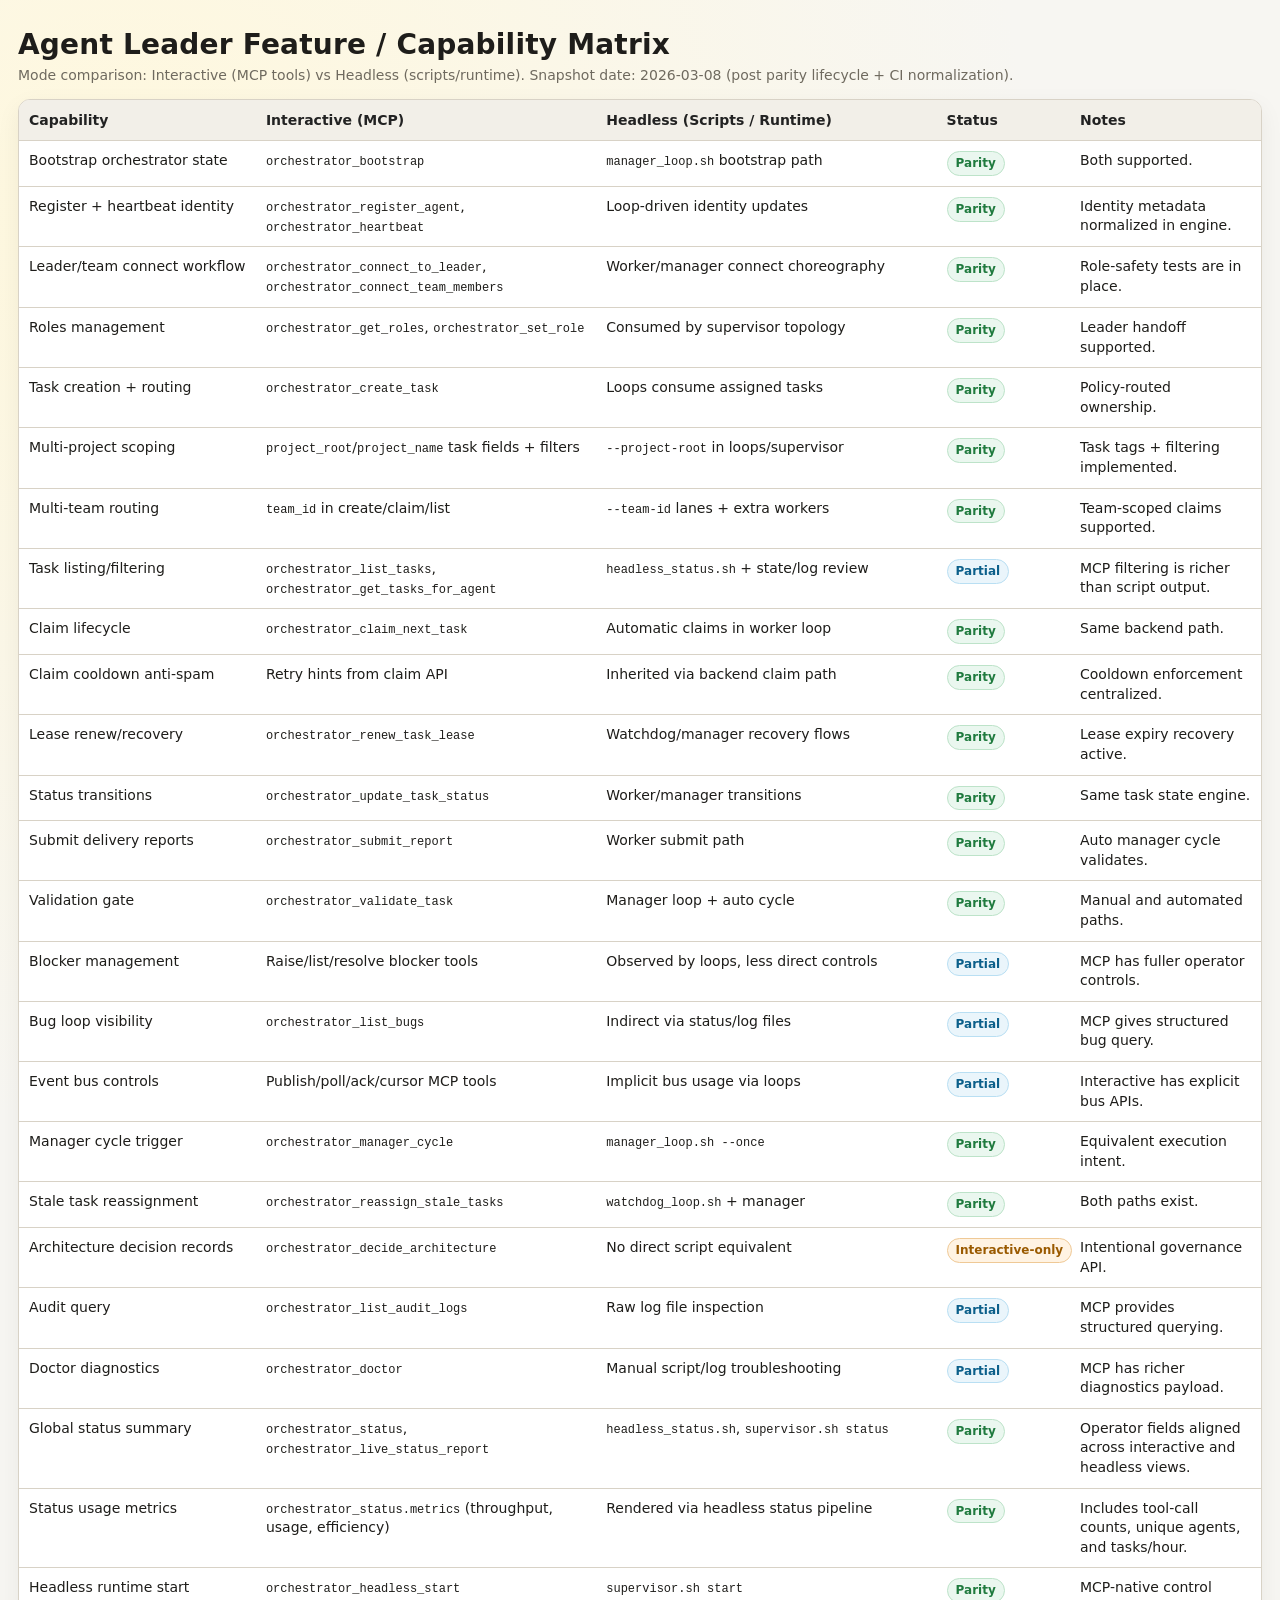
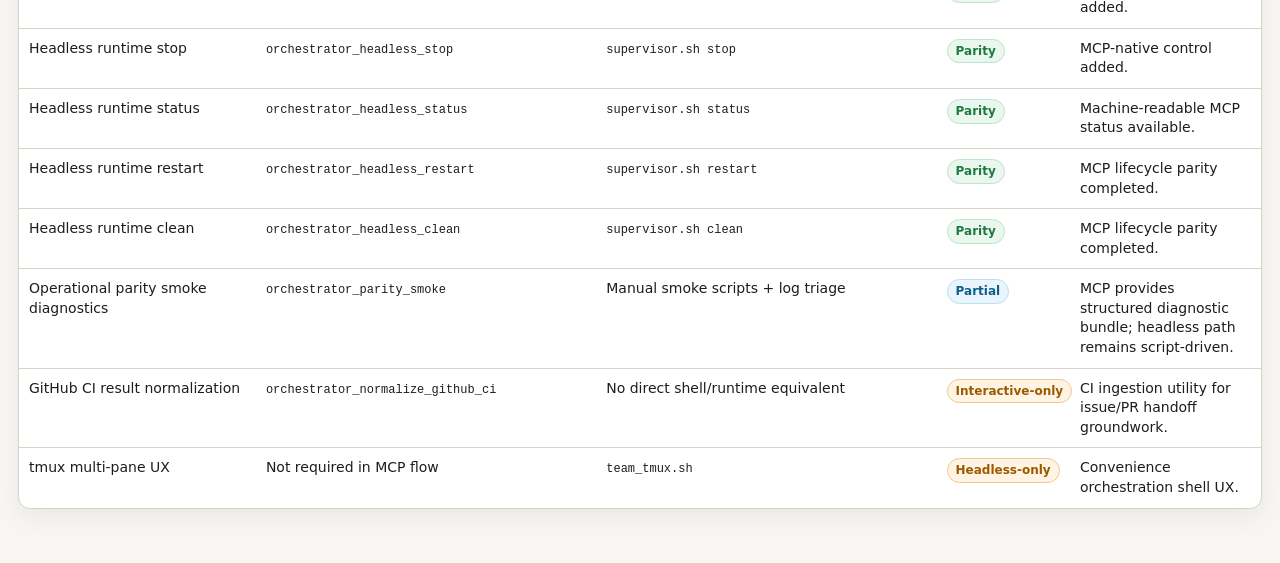
<file: docs/capability-matrix.html>
<!doctype html>
<html lang="en">
<head>
  <meta charset="utf-8" />
  <meta name="viewport" content="width=device-width, initial-scale=1" />
  <title>Agent Leader Capability Matrix</title>
  <style>
    :root {
      --bg: #f7f6f2;
      --panel: #ffffff;
      --ink: #1e1d1a;
      --muted: #6f6a5f;
      --line: #d8d2c6;
      --ok: #1f7a3e;
      --warn: #9a5a00;
      --partial: #0b5f8a;
      --interactive: #1e3a8a;
      --headless: #7c2d12;
    }
    body {
      margin: 0;
      font-family: "IBM Plex Sans", "Segoe UI", system-ui, sans-serif;
      color: var(--ink);
      background: radial-gradient(circle at 10% 10%, #fff8dd 0%, var(--bg) 40%), var(--bg);
    }
    .wrap {
      max-width: 1400px;
      margin: 28px auto;
      padding: 0 18px 28px;
    }
    h1 {
      margin: 0 0 6px;
      font-size: 28px;
      letter-spacing: 0.2px;
    }
    .meta {
      color: var(--muted);
      margin-bottom: 16px;
      font-size: 14px;
    }
    .card {
      background: var(--panel);
      border: 1px solid var(--line);
      border-radius: 12px;
      overflow: hidden;
      box-shadow: 0 8px 24px rgba(0,0,0,0.06);
    }
    table {
      width: 100%;
      border-collapse: collapse;
      table-layout: fixed;
      font-size: 14px;
    }
    thead th {
      text-align: left;
      background: #f2efe8;
      color: #222;
      border-bottom: 1px solid var(--line);
      padding: 12px 10px;
      position: sticky;
      top: 0;
      z-index: 1;
    }
    tbody td {
      border-top: 1px solid var(--line);
      vertical-align: top;
      padding: 10px;
      line-height: 1.4;
    }
    tbody tr:hover { background: #faf8f3; }
    .w-cap { width: 19%; }
    .w-int { width: 28%; }
    .w-head { width: 28%; }
    .w-status { width: 10%; }
    .w-notes { width: 15%; }
    .tag {
      display: inline-block;
      padding: 3px 8px;
      border-radius: 999px;
      font-weight: 600;
      font-size: 12px;
      border: 1px solid transparent;
      white-space: nowrap;
    }
    .t-parity { color: var(--ok); border-color: #bde3c9; background: #eaf7ef; }
    .t-partial { color: var(--partial); border-color: #b9dff3; background: #eaf5fb; }
    .t-io { color: var(--warn); border-color: #efc996; background: #fff3e3; }
    code { font-family: "IBM Plex Mono", ui-monospace, SFMono-Regular, Menlo, monospace; font-size: 12px; }
  </style>
</head>
<body>
  <div class="wrap">
    <h1>Agent Leader Feature / Capability Matrix</h1>
    <div class="meta">Mode comparison: Interactive (MCP tools) vs Headless (scripts/runtime). Snapshot date: 2026-03-08 (post parity lifecycle + CI normalization).</div>

    <div class="card">
      <table>
        <thead>
          <tr>
            <th class="w-cap">Capability</th>
            <th class="w-int">Interactive (MCP)</th>
            <th class="w-head">Headless (Scripts / Runtime)</th>
            <th class="w-status">Status</th>
            <th class="w-notes">Notes</th>
          </tr>
        </thead>
        <tbody>
          <tr><td>Bootstrap orchestrator state</td><td><code>orchestrator_bootstrap</code></td><td><code>manager_loop.sh</code> bootstrap path</td><td><span class="tag t-parity">Parity</span></td><td>Both supported.</td></tr>
          <tr><td>Register + heartbeat identity</td><td><code>orchestrator_register_agent</code>, <code>orchestrator_heartbeat</code></td><td>Loop-driven identity updates</td><td><span class="tag t-parity">Parity</span></td><td>Identity metadata normalized in engine.</td></tr>
          <tr><td>Leader/team connect workflow</td><td><code>orchestrator_connect_to_leader</code>, <code>orchestrator_connect_team_members</code></td><td>Worker/manager connect choreography</td><td><span class="tag t-parity">Parity</span></td><td>Role-safety tests are in place.</td></tr>
          <tr><td>Roles management</td><td><code>orchestrator_get_roles</code>, <code>orchestrator_set_role</code></td><td>Consumed by supervisor topology</td><td><span class="tag t-parity">Parity</span></td><td>Leader handoff supported.</td></tr>
          <tr><td>Task creation + routing</td><td><code>orchestrator_create_task</code></td><td>Loops consume assigned tasks</td><td><span class="tag t-parity">Parity</span></td><td>Policy-routed ownership.</td></tr>
          <tr><td>Multi-project scoping</td><td><code>project_root</code>/<code>project_name</code> task fields + filters</td><td><code>--project-root</code> in loops/supervisor</td><td><span class="tag t-parity">Parity</span></td><td>Task tags + filtering implemented.</td></tr>
          <tr><td>Multi-team routing</td><td><code>team_id</code> in create/claim/list</td><td><code>--team-id</code> lanes + extra workers</td><td><span class="tag t-parity">Parity</span></td><td>Team-scoped claims supported.</td></tr>
          <tr><td>Task listing/filtering</td><td><code>orchestrator_list_tasks</code>, <code>orchestrator_get_tasks_for_agent</code></td><td><code>headless_status.sh</code> + state/log review</td><td><span class="tag t-partial">Partial</span></td><td>MCP filtering is richer than script output.</td></tr>
          <tr><td>Claim lifecycle</td><td><code>orchestrator_claim_next_task</code></td><td>Automatic claims in worker loop</td><td><span class="tag t-parity">Parity</span></td><td>Same backend path.</td></tr>
          <tr><td>Claim cooldown anti-spam</td><td>Retry hints from claim API</td><td>Inherited via backend claim path</td><td><span class="tag t-parity">Parity</span></td><td>Cooldown enforcement centralized.</td></tr>
          <tr><td>Lease renew/recovery</td><td><code>orchestrator_renew_task_lease</code></td><td>Watchdog/manager recovery flows</td><td><span class="tag t-parity">Parity</span></td><td>Lease expiry recovery active.</td></tr>
          <tr><td>Status transitions</td><td><code>orchestrator_update_task_status</code></td><td>Worker/manager transitions</td><td><span class="tag t-parity">Parity</span></td><td>Same task state engine.</td></tr>
          <tr><td>Submit delivery reports</td><td><code>orchestrator_submit_report</code></td><td>Worker submit path</td><td><span class="tag t-parity">Parity</span></td><td>Auto manager cycle validates.</td></tr>
          <tr><td>Validation gate</td><td><code>orchestrator_validate_task</code></td><td>Manager loop + auto cycle</td><td><span class="tag t-parity">Parity</span></td><td>Manual and automated paths.</td></tr>
          <tr><td>Blocker management</td><td>Raise/list/resolve blocker tools</td><td>Observed by loops, less direct controls</td><td><span class="tag t-partial">Partial</span></td><td>MCP has fuller operator controls.</td></tr>
          <tr><td>Bug loop visibility</td><td><code>orchestrator_list_bugs</code></td><td>Indirect via status/log files</td><td><span class="tag t-partial">Partial</span></td><td>MCP gives structured bug query.</td></tr>
          <tr><td>Event bus controls</td><td>Publish/poll/ack/cursor MCP tools</td><td>Implicit bus usage via loops</td><td><span class="tag t-partial">Partial</span></td><td>Interactive has explicit bus APIs.</td></tr>
          <tr><td>Manager cycle trigger</td><td><code>orchestrator_manager_cycle</code></td><td><code>manager_loop.sh --once</code></td><td><span class="tag t-parity">Parity</span></td><td>Equivalent execution intent.</td></tr>
          <tr><td>Stale task reassignment</td><td><code>orchestrator_reassign_stale_tasks</code></td><td><code>watchdog_loop.sh</code> + manager</td><td><span class="tag t-parity">Parity</span></td><td>Both paths exist.</td></tr>
          <tr><td>Architecture decision records</td><td><code>orchestrator_decide_architecture</code></td><td>No direct script equivalent</td><td><span class="tag t-io">Interactive-only</span></td><td>Intentional governance API.</td></tr>
          <tr><td>Audit query</td><td><code>orchestrator_list_audit_logs</code></td><td>Raw log file inspection</td><td><span class="tag t-partial">Partial</span></td><td>MCP provides structured querying.</td></tr>
          <tr><td>Doctor diagnostics</td><td><code>orchestrator_doctor</code></td><td>Manual script/log troubleshooting</td><td><span class="tag t-partial">Partial</span></td><td>MCP has richer diagnostics payload.</td></tr>
          <tr><td>Global status summary</td><td><code>orchestrator_status</code>, <code>orchestrator_live_status_report</code></td><td><code>headless_status.sh</code>, <code>supervisor.sh status</code></td><td><span class="tag t-parity">Parity</span></td><td>Operator fields aligned across interactive and headless views.</td></tr>
          <tr><td>Status usage metrics</td><td><code>orchestrator_status.metrics</code> (throughput, usage, efficiency)</td><td>Rendered via headless status pipeline</td><td><span class="tag t-parity">Parity</span></td><td>Includes tool-call counts, unique agents, and tasks/hour.</td></tr>
          <tr><td>Headless runtime start</td><td><code>orchestrator_headless_start</code></td><td><code>supervisor.sh start</code></td><td><span class="tag t-parity">Parity</span></td><td>MCP-native control added.</td></tr>
          <tr><td>Headless runtime stop</td><td><code>orchestrator_headless_stop</code></td><td><code>supervisor.sh stop</code></td><td><span class="tag t-parity">Parity</span></td><td>MCP-native control added.</td></tr>
          <tr><td>Headless runtime status</td><td><code>orchestrator_headless_status</code></td><td><code>supervisor.sh status</code></td><td><span class="tag t-parity">Parity</span></td><td>Machine-readable MCP status available.</td></tr>
          <tr><td>Headless runtime restart</td><td><code>orchestrator_headless_restart</code></td><td><code>supervisor.sh restart</code></td><td><span class="tag t-parity">Parity</span></td><td>MCP lifecycle parity completed.</td></tr>
          <tr><td>Headless runtime clean</td><td><code>orchestrator_headless_clean</code></td><td><code>supervisor.sh clean</code></td><td><span class="tag t-parity">Parity</span></td><td>MCP lifecycle parity completed.</td></tr>
          <tr><td>Operational parity smoke diagnostics</td><td><code>orchestrator_parity_smoke</code></td><td>Manual smoke scripts + log triage</td><td><span class="tag t-partial">Partial</span></td><td>MCP provides structured diagnostic bundle; headless path remains script-driven.</td></tr>
          <tr><td>GitHub CI result normalization</td><td><code>orchestrator_normalize_github_ci</code></td><td>No direct shell/runtime equivalent</td><td><span class="tag t-io">Interactive-only</span></td><td>CI ingestion utility for issue/PR handoff groundwork.</td></tr>
          <tr><td>tmux multi-pane UX</td><td>Not required in MCP flow</td><td><code>team_tmux.sh</code></td><td><span class="tag t-io">Headless-only</span></td><td>Convenience orchestration shell UX.</td></tr>
        </tbody>
      </table>
    </div>
  </div>
</body>
</html>
</file>
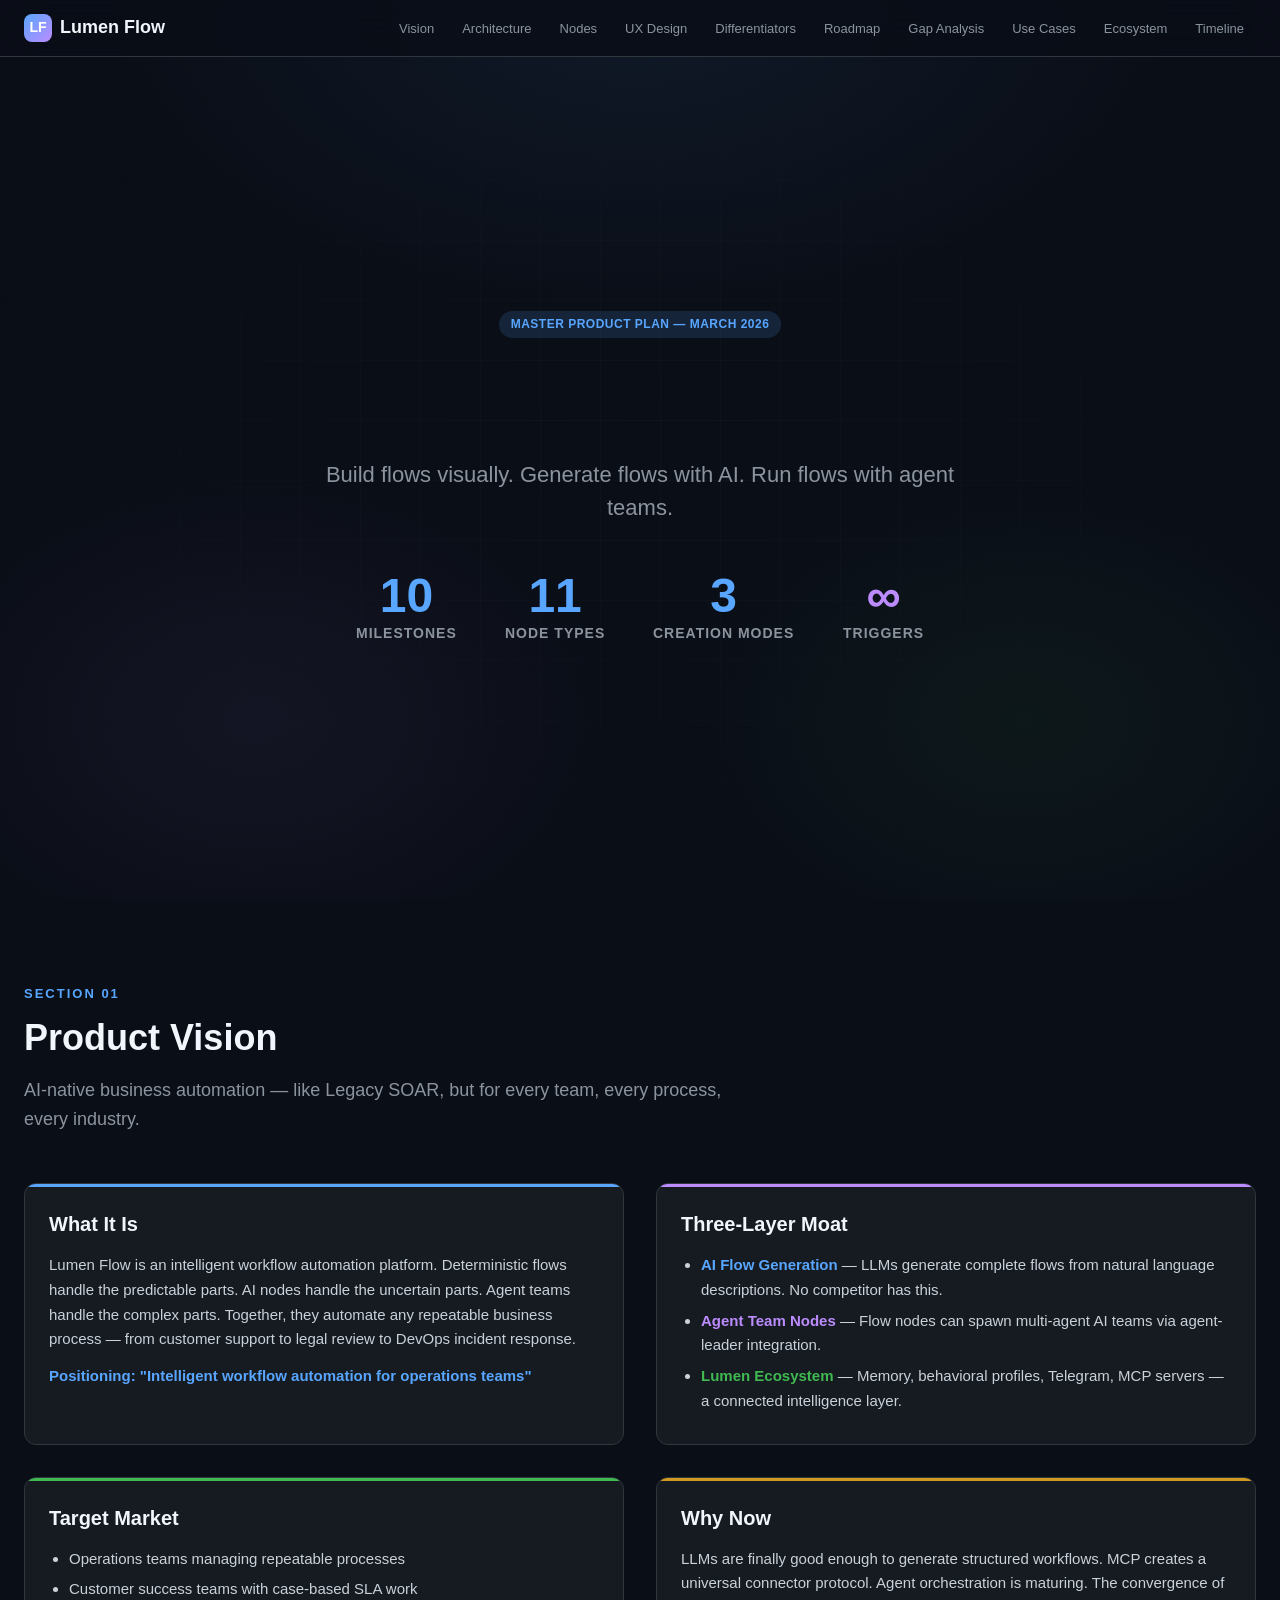
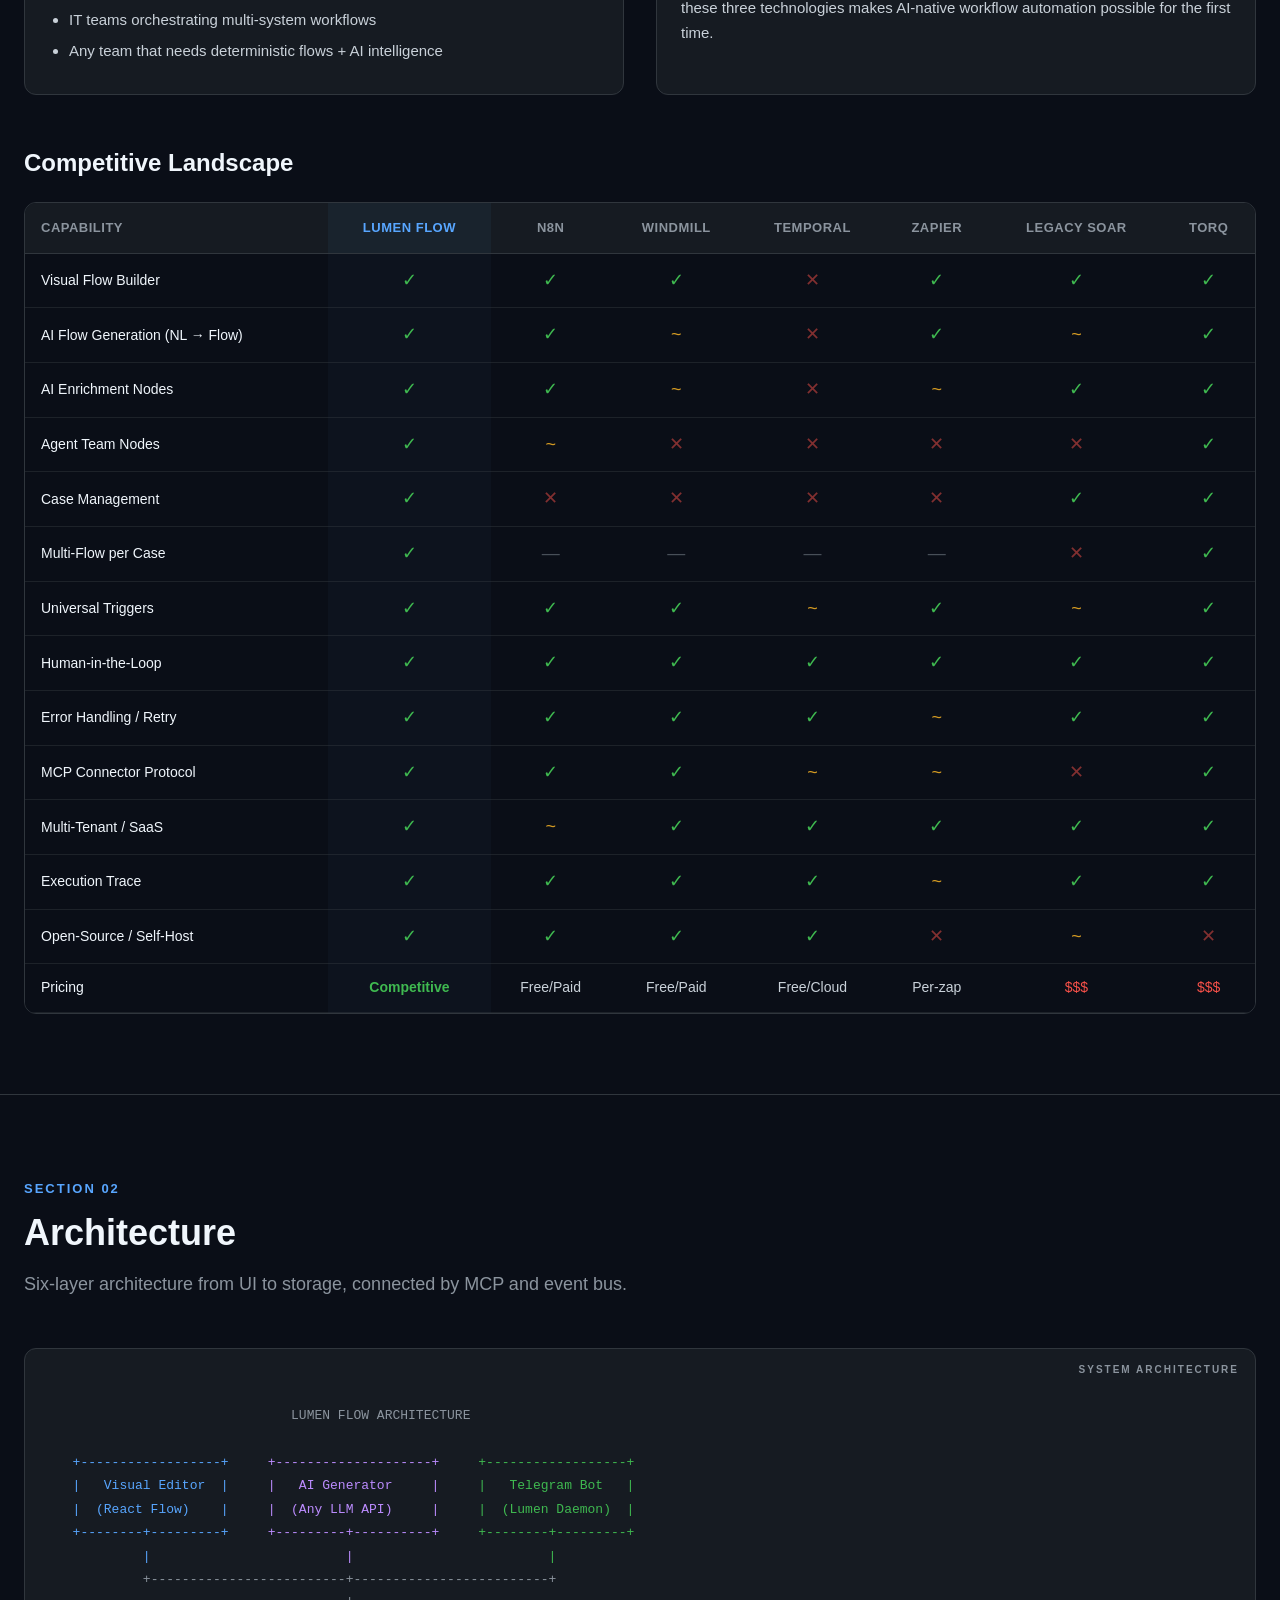
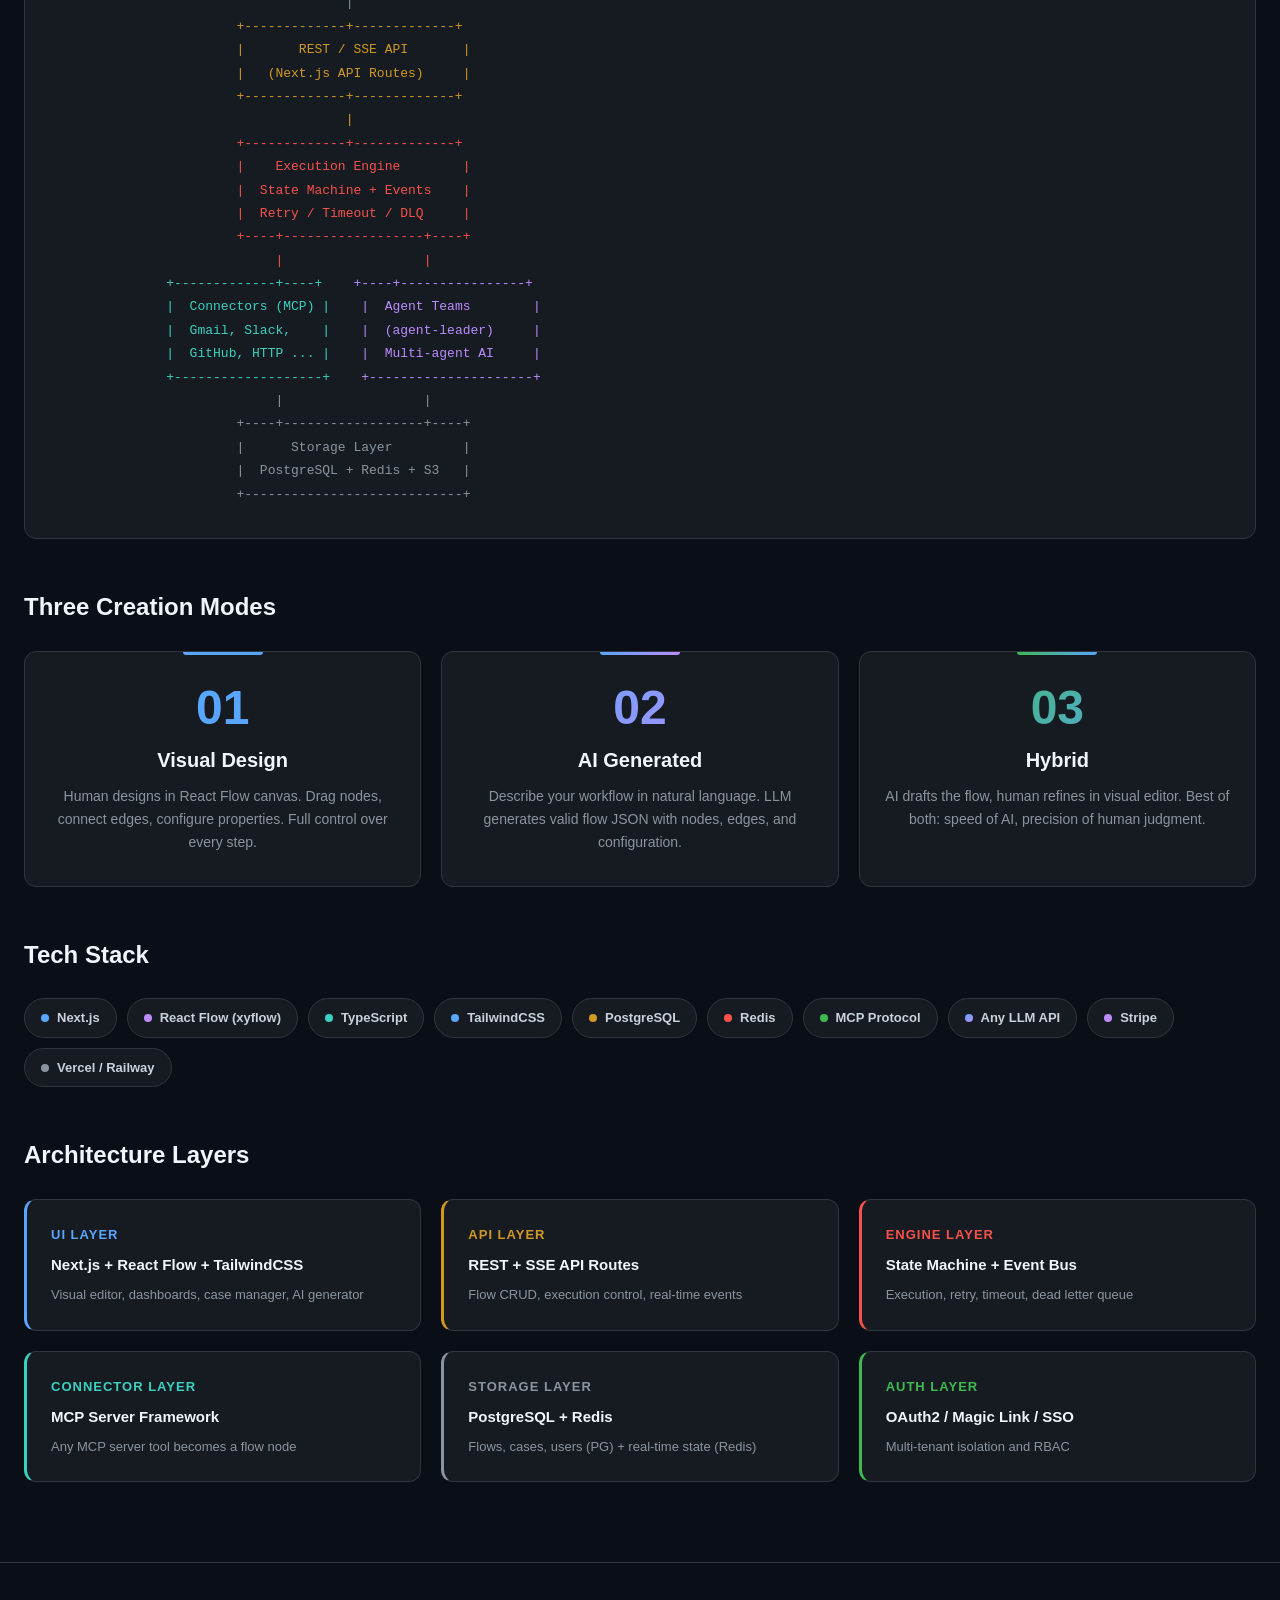
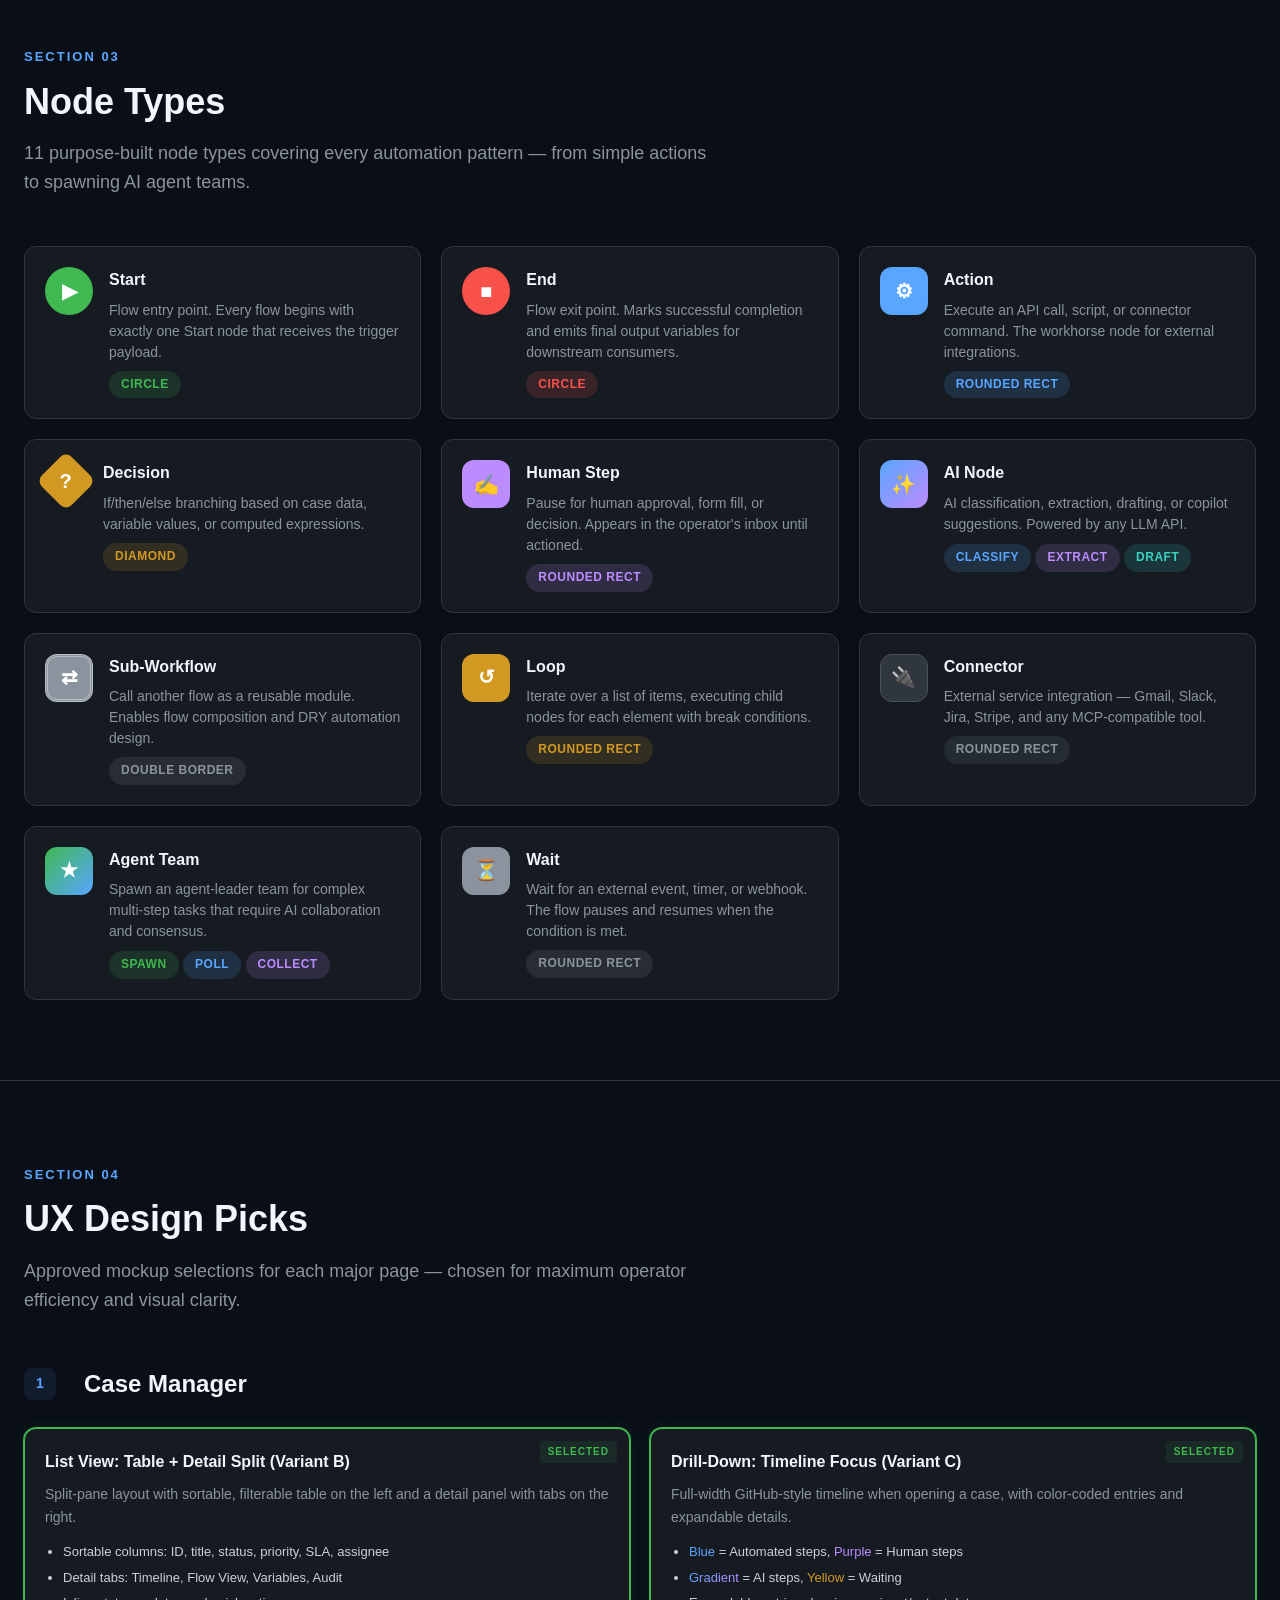
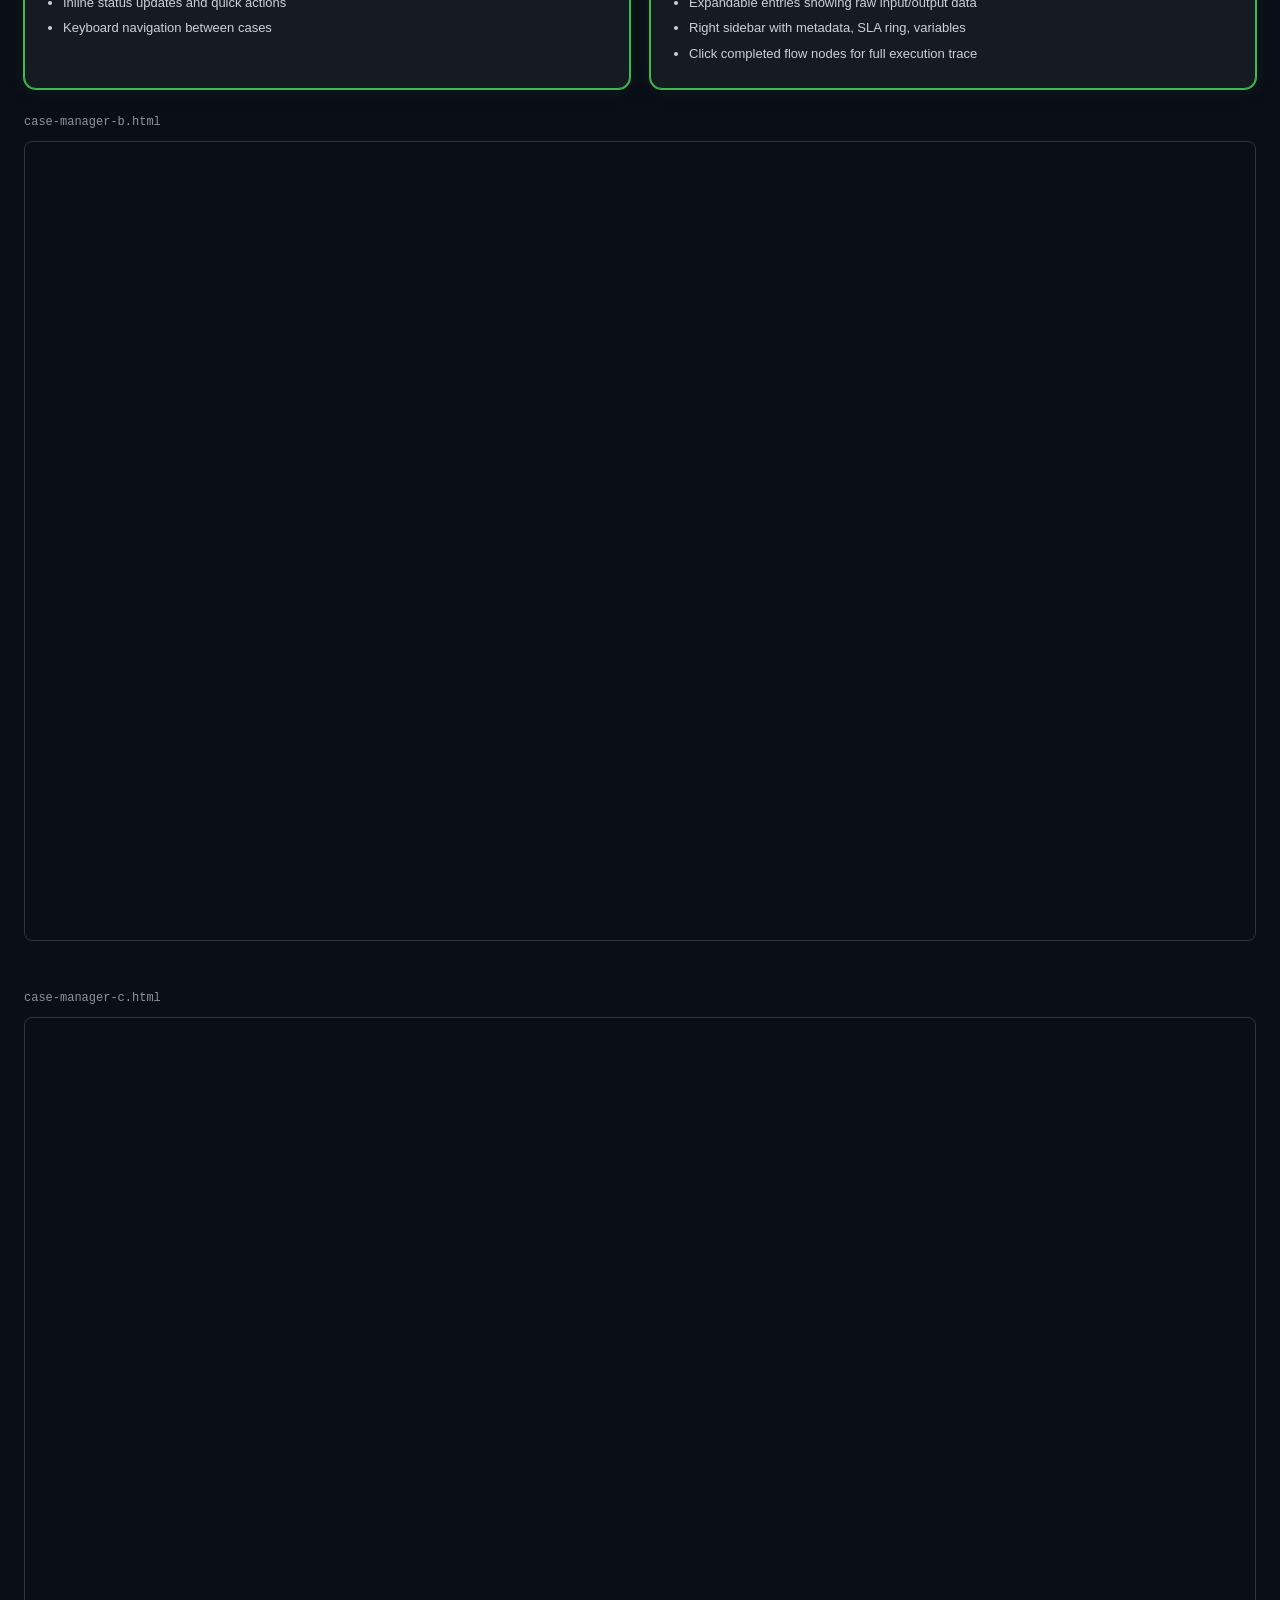
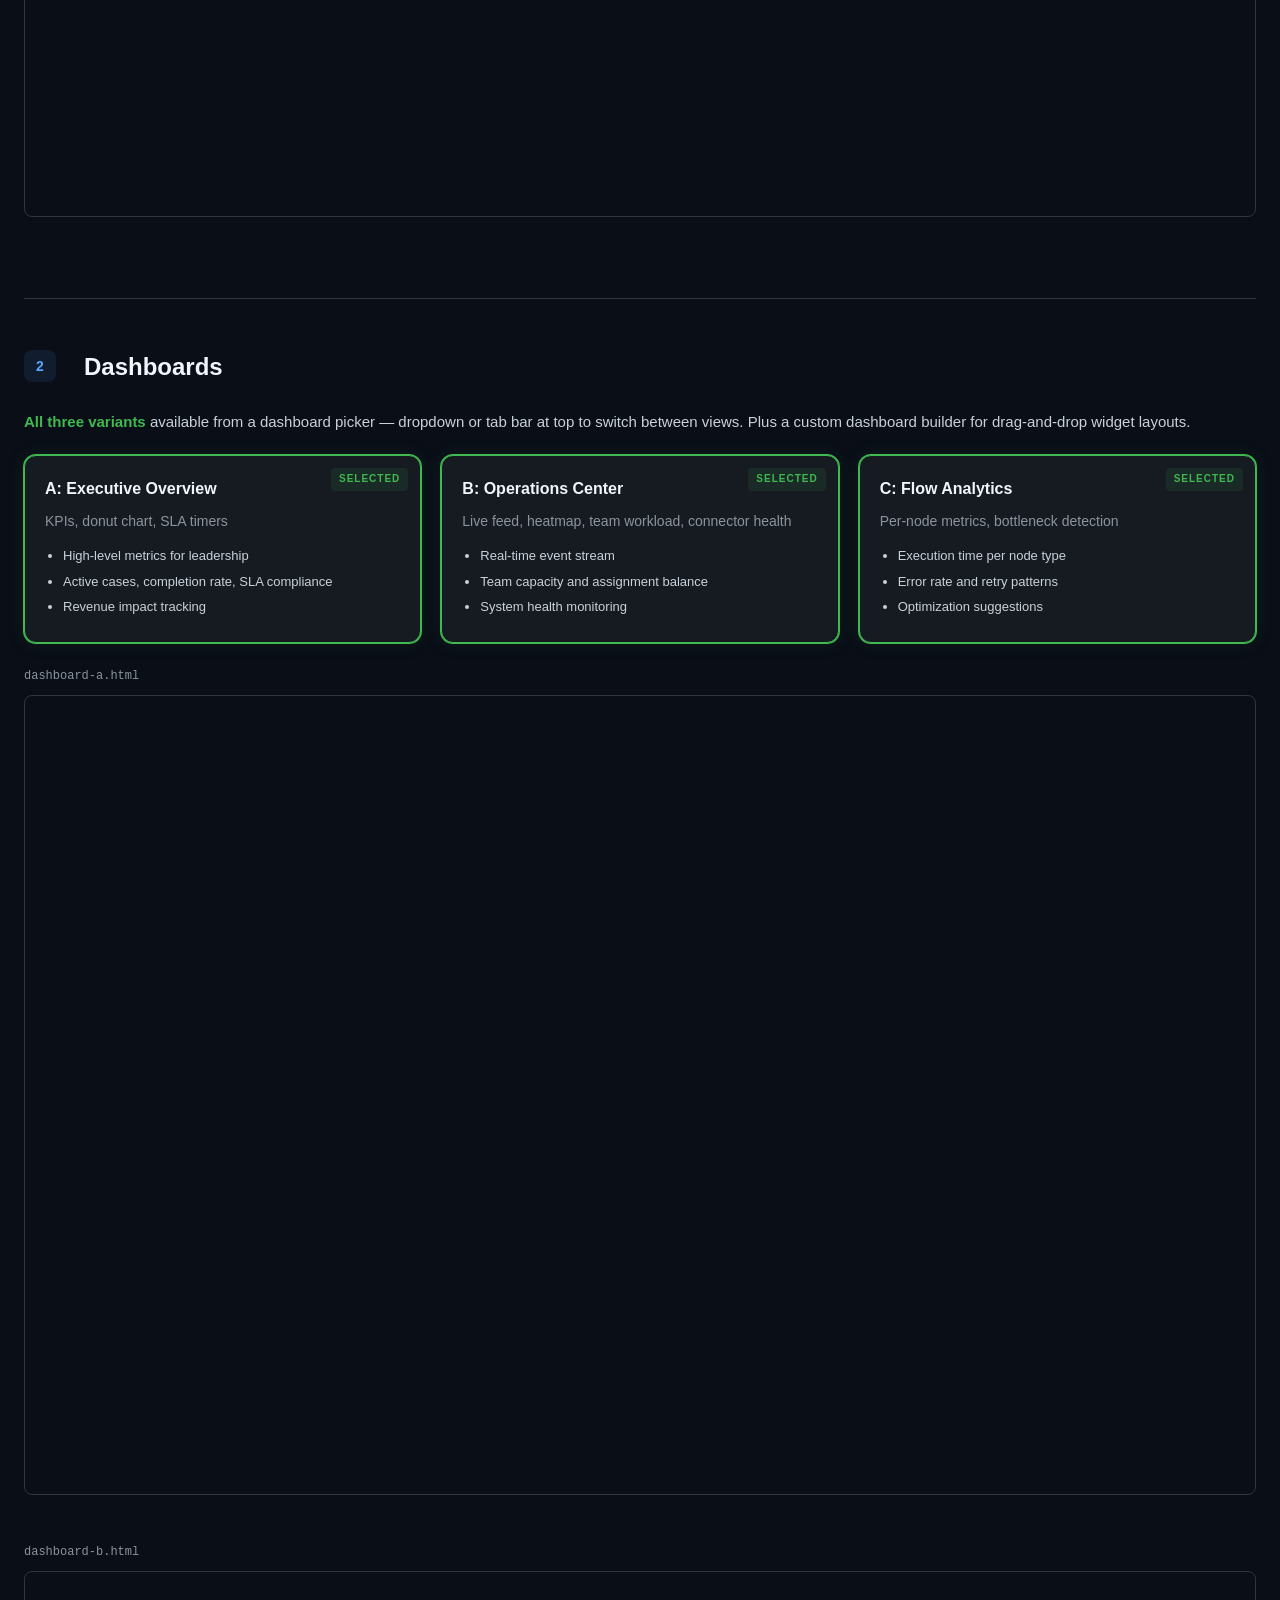
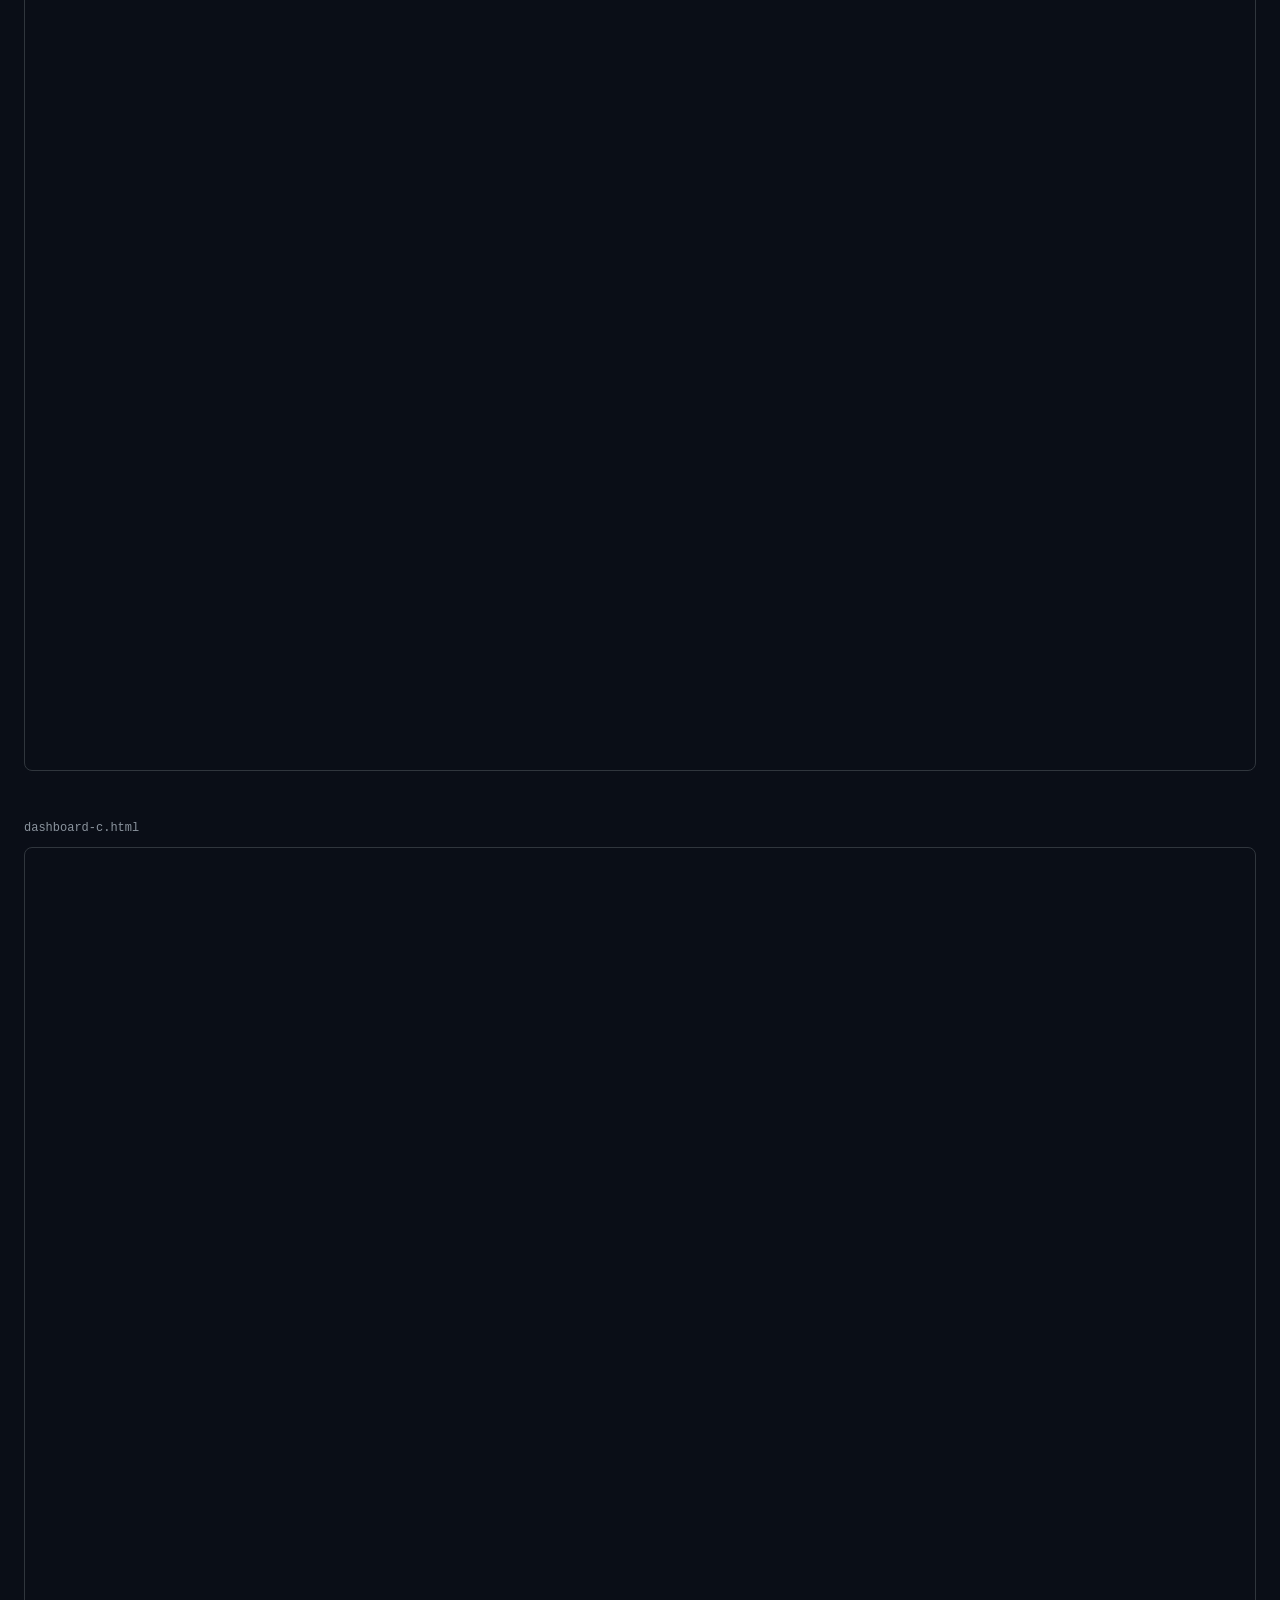
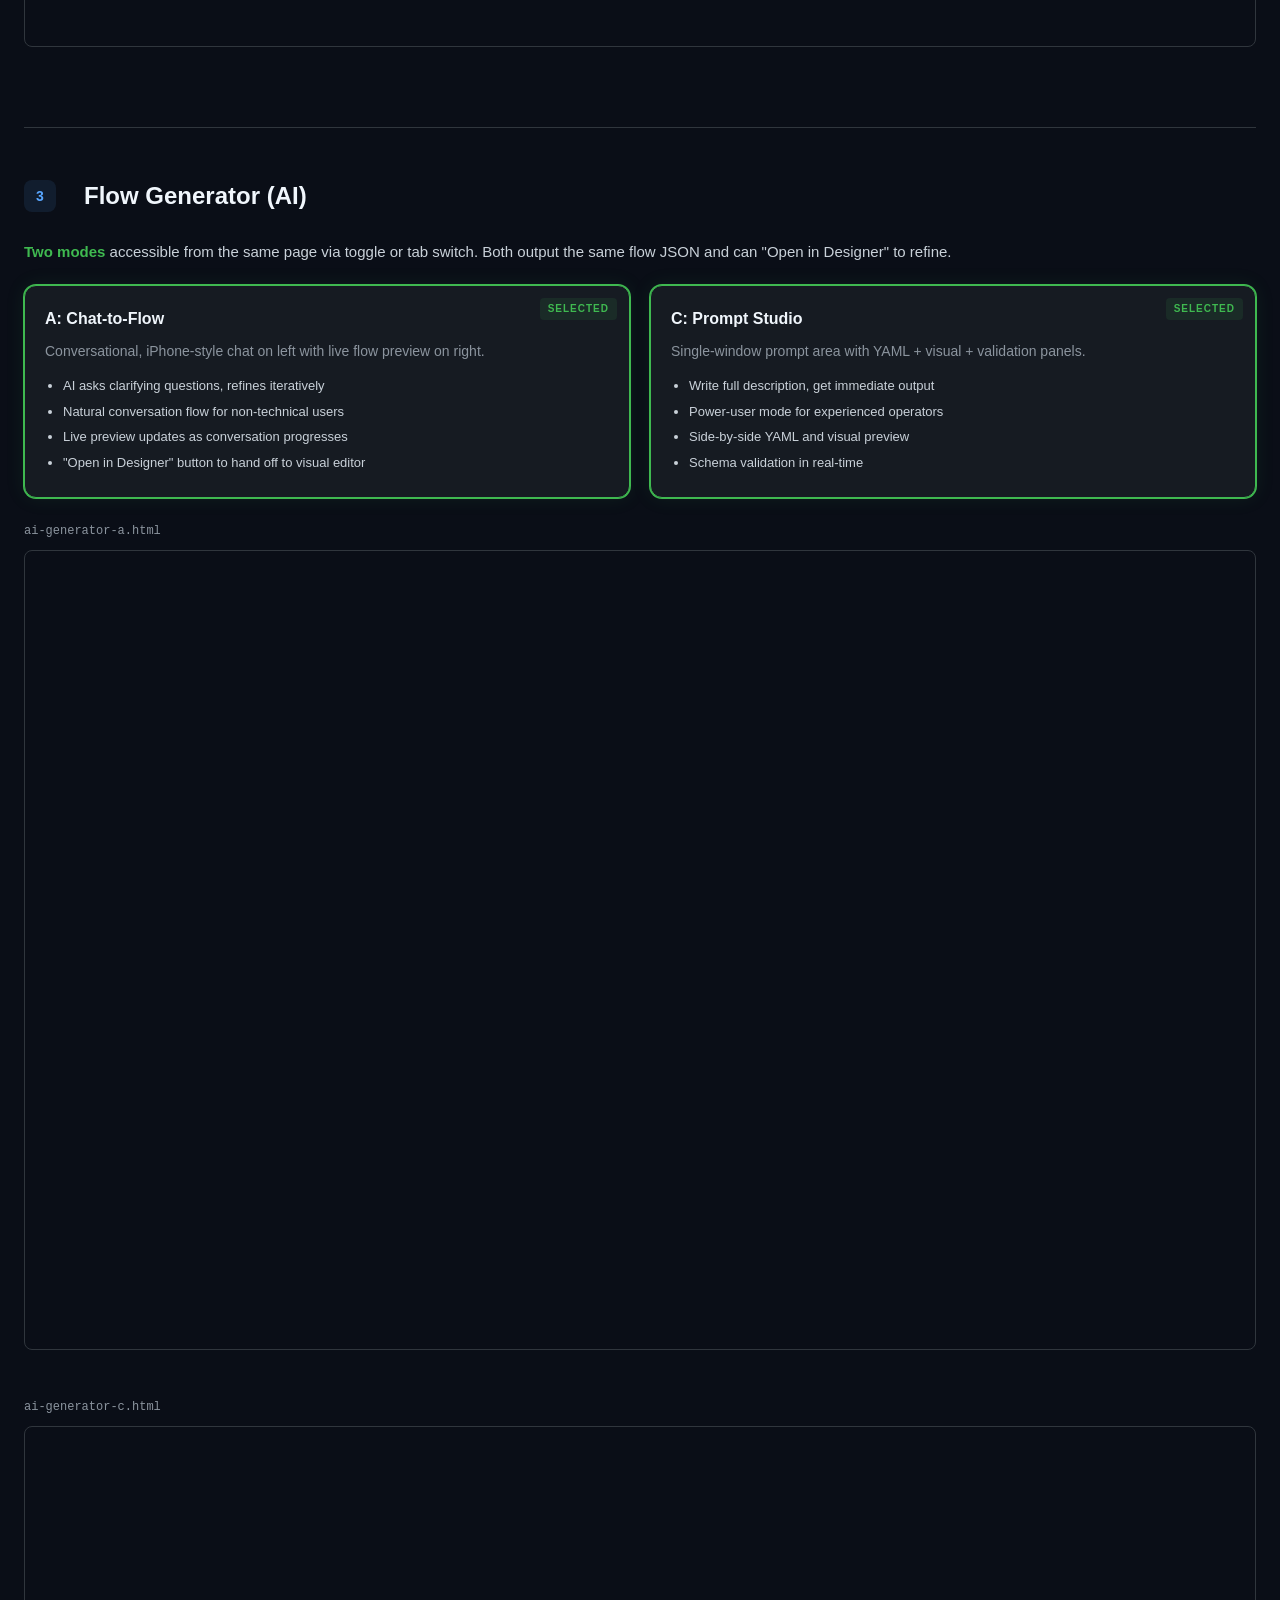
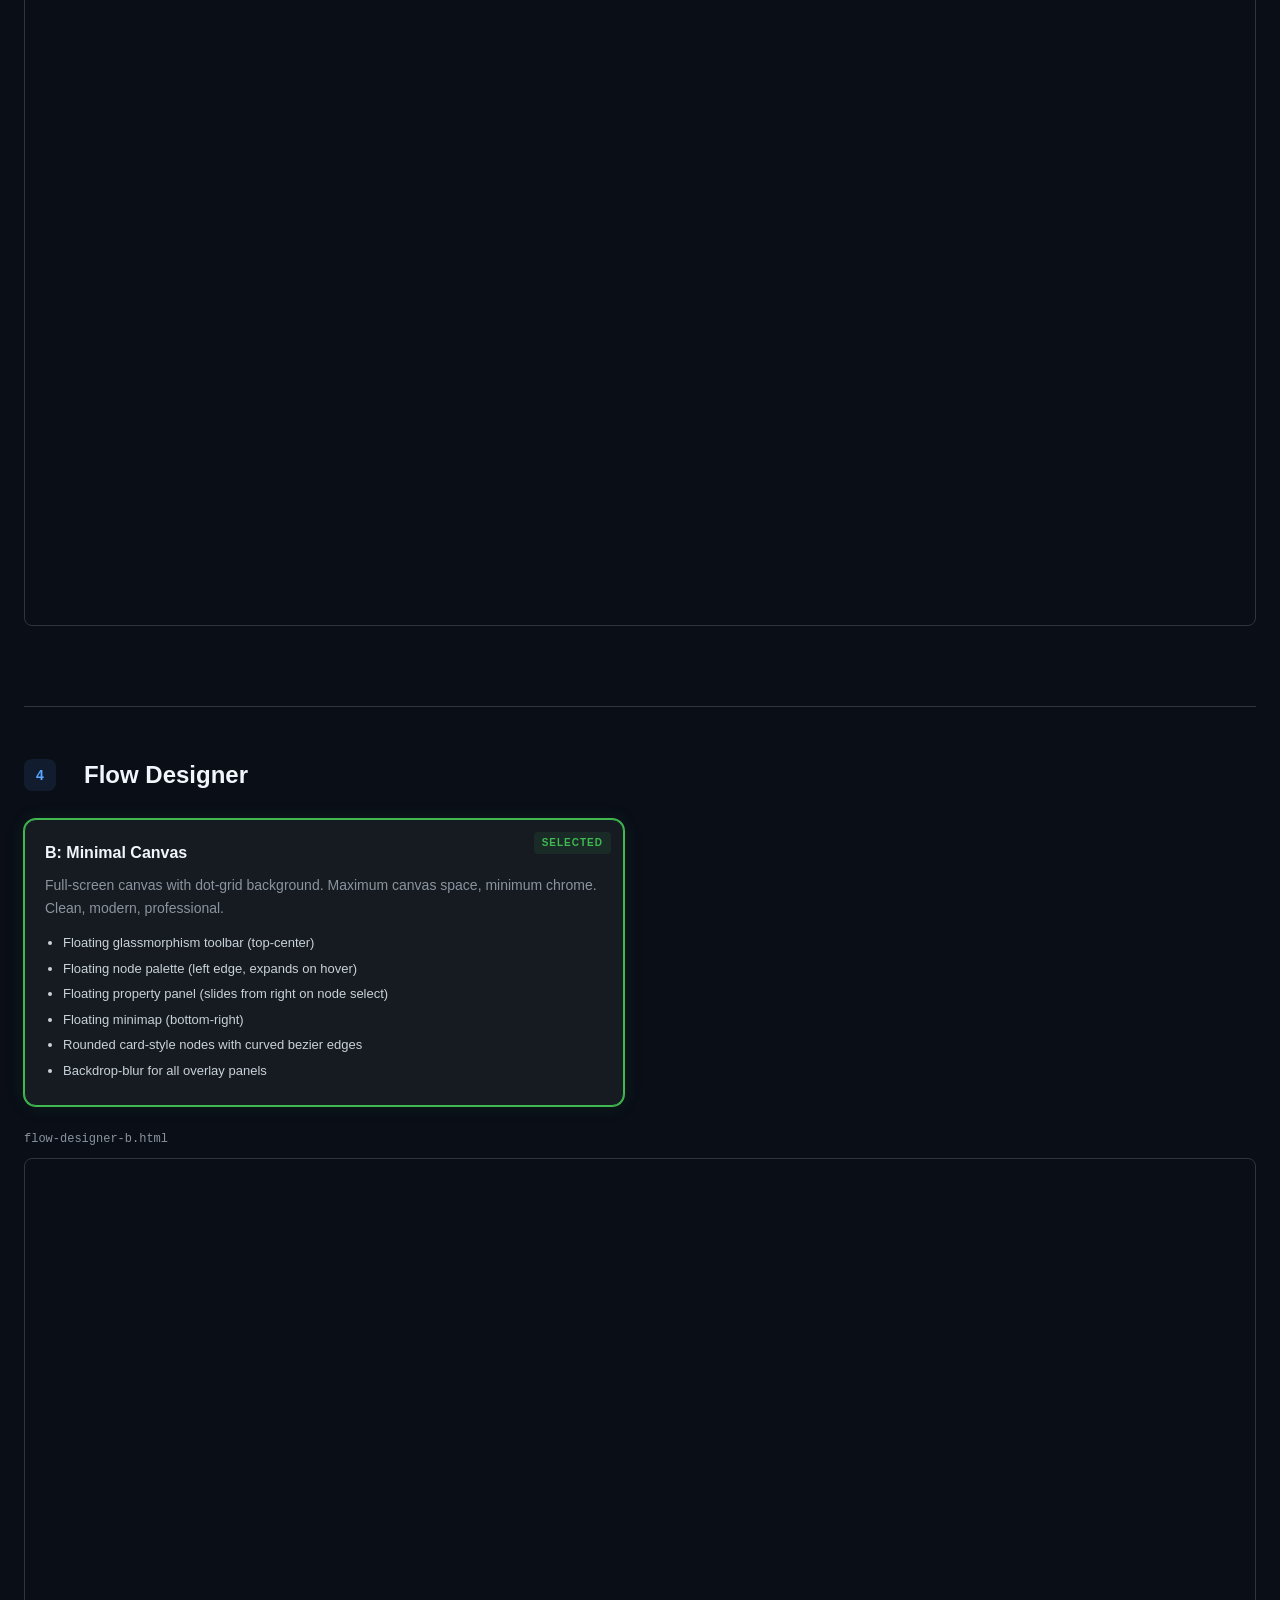
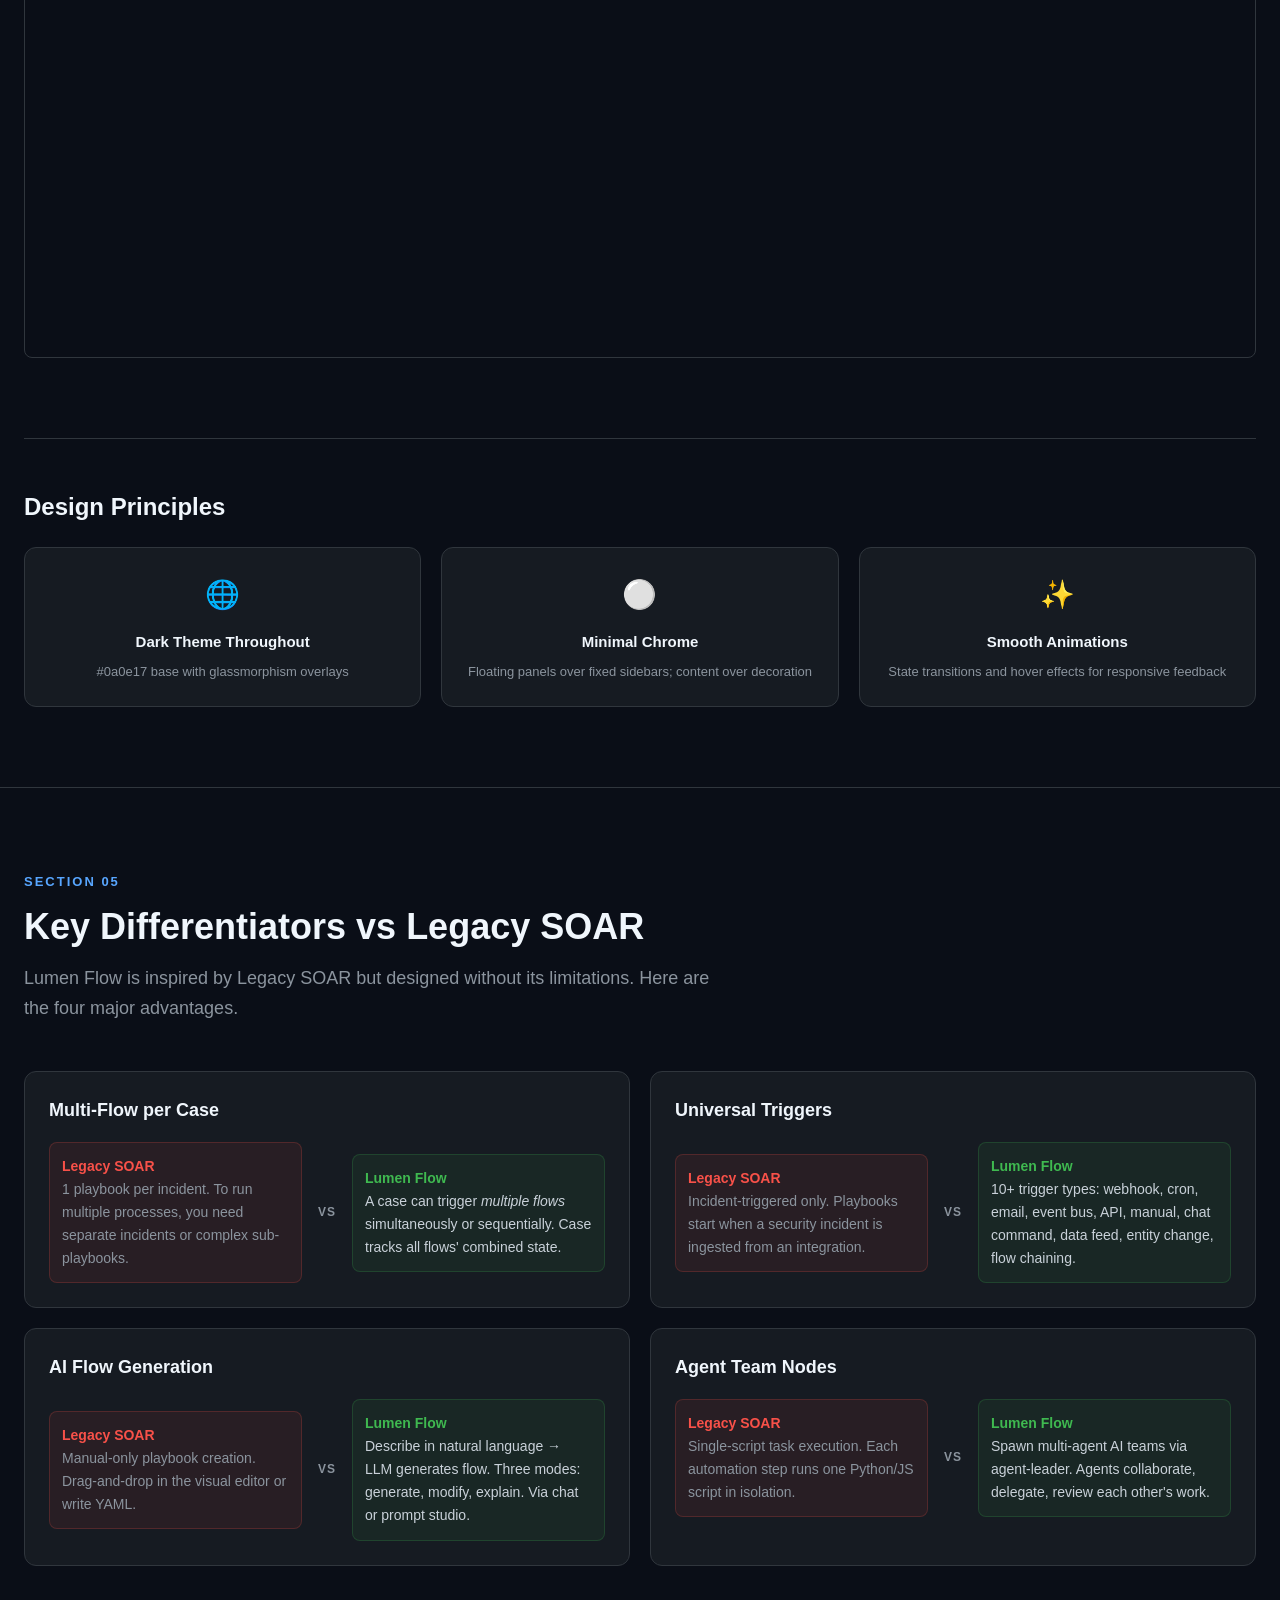
<file: docs/lumen-flow-master-plan.html>
<!DOCTYPE html>
<html lang="en">
<head>
<meta charset="UTF-8">
<meta name="viewport" content="width=device-width, initial-scale=1.0">
<title>Lumen Flow — Master Product Plan</title>
<style>
  /* ═══════════════════════ RESET + BASE ═══════════════════════ */
  *, *::before, *::after { box-sizing: border-box; margin: 0; padding: 0; }

  :root {
    --bg: #0a0e17;
    --card: #161b22;
    --card-hover: #1c2129;
    --border: #30363d;
    --text: #c9d1d9;
    --text-muted: #8b949e;
    --text-bright: #f0f6fc;
    --blue: #58a6ff;
    --green: #3fb950;
    --purple: #bc8cff;
    --yellow: #d29922;
    --red: #f85149;
    --orange: #d18616;
    --cyan: #39d2c0;
    --gradient-ai: linear-gradient(135deg, #58a6ff, #bc8cff);
    --gradient-agent: linear-gradient(135deg, #3fb950, #58a6ff);
    --gradient-hero: linear-gradient(135deg, #0a0e17 0%, #161b22 50%, #0d1117 100%);
    --radius: 12px;
    --radius-sm: 8px;
    --shadow: 0 4px 24px rgba(0,0,0,0.4);
    --shadow-lg: 0 8px 48px rgba(0,0,0,0.6);
    --font: 'Segoe UI', -apple-system, BlinkMacSystemFont, 'Helvetica Neue', sans-serif;
    --font-mono: 'SF Mono', 'Fira Code', 'Cascadia Code', monospace;
  }

  html { scroll-behavior: smooth; }

  body {
    background: var(--bg);
    color: var(--text);
    font-family: var(--font);
    line-height: 1.65;
    overflow-x: hidden;
  }

  /* ═══════════════════════ SCROLLBAR ═══════════════════════ */
  ::-webkit-scrollbar { width: 8px; }
  ::-webkit-scrollbar-track { background: var(--bg); }
  ::-webkit-scrollbar-thumb { background: var(--border); border-radius: 4px; }
  ::-webkit-scrollbar-thumb:hover { background: var(--text-muted); }

  /* ═══════════════════════ UTILITY ═══════════════════════ */
  .container { max-width: 1280px; margin: 0 auto; padding: 0 24px; }
  .section { padding: 80px 0; }
  .section + .section { border-top: 1px solid var(--border); }

  .badge {
    display: inline-block;
    padding: 4px 12px;
    border-radius: 20px;
    font-size: 12px;
    font-weight: 600;
    text-transform: uppercase;
    letter-spacing: 0.5px;
  }
  .badge-blue { background: rgba(88,166,255,0.15); color: var(--blue); }
  .badge-green { background: rgba(63,185,80,0.15); color: var(--green); }
  .badge-purple { background: rgba(188,140,255,0.15); color: var(--purple); }
  .badge-yellow { background: rgba(210,153,34,0.15); color: var(--yellow); }
  .badge-red { background: rgba(248,81,73,0.15); color: var(--red); }
  .badge-cyan { background: rgba(57,210,192,0.15); color: var(--cyan); }

  .section-label {
    display: inline-block;
    font-size: 13px;
    font-weight: 700;
    text-transform: uppercase;
    letter-spacing: 2px;
    color: var(--blue);
    margin-bottom: 12px;
  }

  .section-title {
    font-size: 36px;
    font-weight: 800;
    color: var(--text-bright);
    margin-bottom: 16px;
    line-height: 1.2;
  }

  .section-subtitle {
    font-size: 18px;
    color: var(--text-muted);
    max-width: 700px;
    margin-bottom: 48px;
  }

  .card {
    background: var(--card);
    border: 1px solid var(--border);
    border-radius: var(--radius);
    padding: 24px;
    transition: all 0.3s ease;
  }

  .card:hover {
    background: var(--card-hover);
    border-color: var(--blue);
    box-shadow: 0 0 0 1px rgba(88,166,255,0.1), var(--shadow);
    transform: translateY(-2px);
  }

  .grid-2 { display: grid; grid-template-columns: repeat(2, 1fr); gap: 20px; }
  .grid-3 { display: grid; grid-template-columns: repeat(3, 1fr); gap: 20px; }
  .grid-4 { display: grid; grid-template-columns: repeat(4, 1fr); gap: 20px; }

  @media (max-width: 1024px) {
    .grid-4 { grid-template-columns: repeat(2, 1fr); }
    .grid-3 { grid-template-columns: repeat(2, 1fr); }
  }
  @media (max-width: 640px) {
    .grid-4, .grid-3, .grid-2 { grid-template-columns: 1fr; }
    .section-title { font-size: 28px; }
    .hero h1 { font-size: 42px !important; }
  }

  /* ═══════════════════════ ANIMATIONS ═══════════════════════ */
  @keyframes fadeInUp {
    from { opacity: 0; transform: translateY(30px); }
    to { opacity: 1; transform: translateY(0); }
  }
  @keyframes glow {
    0%, 100% { box-shadow: 0 0 20px rgba(88,166,255,0.1); }
    50% { box-shadow: 0 0 40px rgba(88,166,255,0.25); }
  }
  @keyframes shimmer {
    0% { background-position: -200% 0; }
    100% { background-position: 200% 0; }
  }
  @keyframes pulse {
    0%, 100% { opacity: 1; }
    50% { opacity: 0.6; }
  }
  @keyframes float {
    0%, 100% { transform: translateY(0); }
    50% { transform: translateY(-8px); }
  }
  @keyframes gradientShift {
    0% { background-position: 0% 50%; }
    50% { background-position: 100% 50%; }
    100% { background-position: 0% 50%; }
  }
  @keyframes slideInLeft {
    from { opacity: 0; transform: translateX(-40px); }
    to { opacity: 1; transform: translateX(0); }
  }
  @keyframes countUp {
    from { opacity: 0; transform: scale(0.5); }
    to { opacity: 1; transform: scale(1); }
  }

  .animate-in {
    animation: fadeInUp 0.6s ease-out forwards;
    opacity: 0;
  }
  .delay-1 { animation-delay: 0.1s; }
  .delay-2 { animation-delay: 0.2s; }
  .delay-3 { animation-delay: 0.3s; }
  .delay-4 { animation-delay: 0.4s; }
  .delay-5 { animation-delay: 0.5s; }
  .delay-6 { animation-delay: 0.6s; }

  /* ═══════════════════════ NAV ═══════════════════════ */
  .nav {
    position: fixed;
    top: 0;
    left: 0;
    right: 0;
    z-index: 1000;
    background: rgba(10,14,23,0.85);
    backdrop-filter: blur(20px);
    -webkit-backdrop-filter: blur(20px);
    border-bottom: 1px solid var(--border);
    padding: 0 24px;
  }
  .nav-inner {
    max-width: 1280px;
    margin: 0 auto;
    display: flex;
    align-items: center;
    justify-content: space-between;
    height: 56px;
  }
  .nav-brand {
    font-size: 18px;
    font-weight: 800;
    color: var(--text-bright);
    text-decoration: none;
    display: flex;
    align-items: center;
    gap: 8px;
  }
  .nav-brand .logo-icon {
    width: 28px;
    height: 28px;
    border-radius: 8px;
    background: var(--gradient-ai);
    display: flex;
    align-items: center;
    justify-content: center;
    font-size: 14px;
    font-weight: 900;
    color: white;
  }
  .nav-links {
    display: flex;
    gap: 4px;
    list-style: none;
    flex-wrap: wrap;
  }
  .nav-links a {
    color: var(--text-muted);
    text-decoration: none;
    font-size: 13px;
    font-weight: 500;
    padding: 6px 12px;
    border-radius: 6px;
    transition: all 0.2s;
  }
  .nav-links a:hover { color: var(--text-bright); background: rgba(255,255,255,0.05); }

  /* ═══════════════════════ HERO ═══════════════════════ */
  .hero {
    min-height: 100vh;
    display: flex;
    align-items: center;
    justify-content: center;
    text-align: center;
    position: relative;
    overflow: hidden;
    padding-top: 56px;
  }
  .hero::before {
    content: '';
    position: absolute;
    inset: 0;
    background:
      radial-gradient(ellipse 60% 50% at 50% 0%, rgba(88,166,255,0.08) 0%, transparent 70%),
      radial-gradient(ellipse 40% 40% at 20% 80%, rgba(188,140,255,0.06) 0%, transparent 70%),
      radial-gradient(ellipse 40% 40% at 80% 80%, rgba(63,185,80,0.06) 0%, transparent 70%);
    pointer-events: none;
  }
  .hero-grid {
    position: absolute;
    inset: 0;
    background-image:
      linear-gradient(rgba(48,54,61,0.15) 1px, transparent 1px),
      linear-gradient(90deg, rgba(48,54,61,0.15) 1px, transparent 1px);
    background-size: 60px 60px;
    mask-image: radial-gradient(ellipse 70% 60% at 50% 50%, black 0%, transparent 80%);
    -webkit-mask-image: radial-gradient(ellipse 70% 60% at 50% 50%, black 0%, transparent 80%);
  }
  .hero-content { position: relative; z-index: 1; }
  .hero h1 {
    font-size: 72px;
    font-weight: 900;
    line-height: 1.05;
    margin-bottom: 24px;
    background: linear-gradient(135deg, var(--text-bright) 0%, var(--blue) 50%, var(--purple) 100%);
    background-size: 200% 200%;
    -webkit-background-clip: text;
    background-clip: text;
    -webkit-text-fill-color: transparent;
    animation: gradientShift 6s ease infinite;
  }
  .hero .tagline {
    font-size: 22px;
    color: var(--text-muted);
    max-width: 700px;
    margin: 0 auto 48px;
    line-height: 1.5;
  }
  .hero-stats {
    display: flex;
    justify-content: center;
    gap: 48px;
    flex-wrap: wrap;
  }
  .hero-stat {
    text-align: center;
    animation: countUp 0.8s ease-out forwards;
    opacity: 0;
  }
  .hero-stat:nth-child(1) { animation-delay: 0.3s; }
  .hero-stat:nth-child(2) { animation-delay: 0.5s; }
  .hero-stat:nth-child(3) { animation-delay: 0.7s; }
  .hero-stat:nth-child(4) { animation-delay: 0.9s; }
  .hero-stat .number {
    font-size: 48px;
    font-weight: 900;
    color: var(--blue);
    display: block;
    line-height: 1;
  }
  .hero-stat .label {
    font-size: 14px;
    color: var(--text-muted);
    text-transform: uppercase;
    letter-spacing: 1px;
    font-weight: 600;
    margin-top: 8px;
  }

  /* ═══════════════════════ VISION ═══════════════════════ */
  .vision-grid {
    display: grid;
    grid-template-columns: 1fr 1fr;
    gap: 32px;
    margin-bottom: 48px;
  }
  @media (max-width: 768px) { .vision-grid { grid-template-columns: 1fr; } }

  .vision-card {
    position: relative;
    overflow: hidden;
  }
  .vision-card::before {
    content: '';
    position: absolute;
    top: 0;
    left: 0;
    right: 0;
    height: 3px;
    border-radius: var(--radius) var(--radius) 0 0;
  }
  .vision-card.blue::before { background: var(--blue); }
  .vision-card.purple::before { background: var(--purple); }
  .vision-card.green::before { background: var(--green); }
  .vision-card.yellow::before { background: var(--yellow); }

  .vision-card h3 {
    font-size: 20px;
    color: var(--text-bright);
    margin-bottom: 12px;
    font-weight: 700;
  }
  .vision-card p, .vision-card li {
    color: var(--text);
    font-size: 15px;
  }
  .vision-card ul { padding-left: 20px; margin-top: 8px; }
  .vision-card li { margin-bottom: 6px; }

  /* ═══════════════════════ COMPARISON TABLE ═══════════════════════ */
  .comparison-table {
    width: 100%;
    border-collapse: separate;
    border-spacing: 0;
    border-radius: var(--radius);
    overflow: hidden;
    border: 1px solid var(--border);
  }
  .comparison-table thead {
    background: var(--card);
  }
  .comparison-table th {
    padding: 14px 16px;
    text-align: center;
    font-size: 13px;
    font-weight: 700;
    text-transform: uppercase;
    letter-spacing: 0.5px;
    color: var(--text-muted);
    border-bottom: 1px solid var(--border);
  }
  .comparison-table th:first-child {
    text-align: left;
    min-width: 200px;
  }
  .comparison-table th.highlight {
    color: var(--blue);
    background: rgba(88,166,255,0.05);
  }
  .comparison-table td {
    padding: 12px 16px;
    text-align: center;
    border-bottom: 1px solid rgba(48,54,61,0.5);
    font-size: 14px;
  }
  .comparison-table td:first-child {
    text-align: left;
    color: var(--text-bright);
    font-weight: 500;
  }
  .comparison-table tbody tr { background: var(--bg); }
  .comparison-table tbody tr:hover { background: var(--card); }
  .comparison-table .check { color: var(--green); font-size: 18px; }
  .comparison-table .cross { color: var(--red); font-size: 18px; opacity: 0.5; }
  .comparison-table .partial { color: var(--yellow); font-size: 18px; }
  .comparison-table .dash { color: #484f58; font-size: 18px; }
  .comparison-table td.highlight-col {
    background: rgba(88,166,255,0.03);
  }
  .comparison-table-scroll {
    overflow-x: auto;
    -webkit-overflow-scrolling: touch;
  }

  /* ═══════════════════════ ARCHITECTURE ═══════════════════════ */
  .arch-diagram {
    background: var(--card);
    border: 1px solid var(--border);
    border-radius: var(--radius);
    padding: 32px;
    font-family: var(--font-mono);
    font-size: 13px;
    line-height: 1.8;
    color: var(--text);
    overflow-x: auto;
    white-space: pre;
    margin-bottom: 32px;
    position: relative;
  }
  .arch-diagram::before {
    content: 'SYSTEM ARCHITECTURE';
    position: absolute;
    top: 12px;
    right: 16px;
    font-size: 10px;
    letter-spacing: 2px;
    color: var(--text-muted);
    font-family: var(--font);
    font-weight: 700;
  }

  .tech-badges {
    display: flex;
    flex-wrap: wrap;
    gap: 10px;
    margin-top: 24px;
  }
  .tech-badge {
    display: inline-flex;
    align-items: center;
    gap: 8px;
    background: var(--card);
    border: 1px solid var(--border);
    border-radius: 24px;
    padding: 8px 16px;
    font-size: 13px;
    font-weight: 600;
    color: var(--text);
    transition: all 0.2s;
  }
  .tech-badge:hover {
    border-color: var(--blue);
    background: var(--card-hover);
  }
  .tech-badge .dot {
    width: 8px;
    height: 8px;
    border-radius: 50%;
    flex-shrink: 0;
  }

  /* ═══════════════════════ NODE TYPES ═══════════════════════ */
  .node-card {
    position: relative;
    padding: 20px;
    display: flex;
    align-items: flex-start;
    gap: 16px;
  }
  .node-icon {
    width: 48px;
    height: 48px;
    border-radius: 12px;
    display: flex;
    align-items: center;
    justify-content: center;
    font-size: 20px;
    flex-shrink: 0;
    font-weight: 800;
    color: white;
    position: relative;
  }
  .node-icon.circle { border-radius: 50%; }
  .node-icon.diamond {
    transform: rotate(45deg);
    border-radius: 8px;
    width: 42px;
    height: 42px;
  }
  .node-icon.diamond span { transform: rotate(-45deg); }
  .node-icon.double-border {
    border: 3px double rgba(255,255,255,0.4);
  }
  .node-card h4 {
    font-size: 16px;
    color: var(--text-bright);
    margin-bottom: 6px;
    font-weight: 700;
  }
  .node-card p {
    font-size: 14px;
    color: var(--text-muted);
    line-height: 1.5;
  }

  /* ═══════════════════════ UX PICKS ═══════════════════════ */
  .ux-section {
    margin-bottom: 48px;
    padding-bottom: 48px;
    border-bottom: 1px solid var(--border);
  }
  .ux-section:last-child { border-bottom: none; }
  .ux-header {
    display: flex;
    align-items: center;
    gap: 16px;
    margin-bottom: 24px;
  }
  .ux-header h3 {
    font-size: 24px;
    font-weight: 800;
    color: var(--text-bright);
  }
  .ux-variants {
    display: grid;
    grid-template-columns: repeat(auto-fit, minmax(340px, 1fr));
    gap: 20px;
    margin-bottom: 24px;
  }
  .ux-variant-card {
    background: var(--card);
    border: 1px solid var(--border);
    border-radius: var(--radius);
    padding: 20px;
    position: relative;
    overflow: hidden;
  }
  .ux-variant-card.selected {
    border-color: var(--green);
    box-shadow: 0 0 0 1px var(--green), 0 0 20px rgba(63,185,80,0.1);
  }
  .ux-variant-card.selected::after {
    content: 'SELECTED';
    position: absolute;
    top: 12px;
    right: 12px;
    font-size: 10px;
    font-weight: 800;
    letter-spacing: 1px;
    color: var(--green);
    background: rgba(63,185,80,0.1);
    padding: 3px 8px;
    border-radius: 4px;
  }
  .ux-variant-card h4 {
    font-size: 16px;
    color: var(--text-bright);
    margin-bottom: 8px;
    font-weight: 700;
  }
  .ux-variant-card p {
    font-size: 14px;
    color: var(--text-muted);
    margin-bottom: 12px;
  }
  .ux-variant-card ul {
    padding-left: 18px;
    font-size: 13px;
    color: var(--text);
  }
  .ux-variant-card li { margin-bottom: 4px; }

  .mockup-frame {
    width: 100%;
    border: 1px solid var(--border);
    border-radius: var(--radius);
    overflow: hidden;
    background: var(--bg);
    margin-top: 16px;
  }
  .mockup-frame-header {
    background: var(--card);
    border-bottom: 1px solid var(--border);
    padding: 8px 16px;
    display: flex;
    align-items: center;
    gap: 8px;
  }
  .mockup-dot {
    width: 10px;
    height: 10px;
    border-radius: 50%;
  }
  .mockup-frame iframe {
    width: 100%;
    height: 500px;
    border: none;
    background: var(--bg);
  }
  .mockup-filename {
    font-size: 12px;
    color: var(--text-muted);
    font-family: var(--font-mono);
    margin-left: 12px;
  }

  /* ═══════════════════════ DIFFERENTIATORS ═══════════════════════ */
  .diff-card {
    position: relative;
    overflow: hidden;
  }
  .diff-card .vs-grid {
    display: grid;
    grid-template-columns: 1fr auto 1fr;
    gap: 16px;
    align-items: center;
    margin-top: 16px;
  }
  .diff-card .vs-side {
    padding: 12px;
    border-radius: var(--radius-sm);
    font-size: 14px;
  }
  .diff-card .vs-legacy {
    background: rgba(248,81,73,0.08);
    border: 1px solid rgba(248,81,73,0.2);
    color: var(--text-muted);
  }
  .diff-card .vs-lumen {
    background: rgba(63,185,80,0.08);
    border: 1px solid rgba(63,185,80,0.2);
    color: var(--text);
  }
  .diff-card .vs-divider {
    font-size: 12px;
    font-weight: 800;
    color: var(--text-muted);
    text-transform: uppercase;
    letter-spacing: 1px;
  }
  .diff-card h4 {
    font-size: 18px;
    color: var(--text-bright);
    font-weight: 700;
  }

  /* ═══════════════════════ ROADMAP TIMELINE ═══════════════════════ */
  .timeline {
    position: relative;
    padding-left: 40px;
  }
  .timeline::before {
    content: '';
    position: absolute;
    left: 16px;
    top: 0;
    bottom: 0;
    width: 2px;
    background: linear-gradient(180deg, var(--blue), var(--purple), var(--green));
    border-radius: 2px;
  }
  .timeline-item {
    position: relative;
    margin-bottom: 32px;
  }
  .timeline-item:last-child { margin-bottom: 0; }
  .timeline-dot {
    position: absolute;
    left: -32px;
    top: 4px;
    width: 16px;
    height: 16px;
    border-radius: 50%;
    border: 3px solid var(--bg);
    z-index: 1;
  }
  .timeline-card {
    background: var(--card);
    border: 1px solid var(--border);
    border-radius: var(--radius);
    padding: 24px;
    transition: all 0.3s ease;
  }
  .timeline-card:hover {
    border-color: var(--blue);
    box-shadow: var(--shadow);
    transform: translateX(4px);
  }
  .timeline-card h4 {
    font-size: 20px;
    color: var(--text-bright);
    font-weight: 800;
    margin-bottom: 4px;
  }
  .timeline-card .theme {
    font-size: 14px;
    color: var(--text-muted);
    font-style: italic;
    margin-bottom: 12px;
  }
  .timeline-card .meta {
    display: flex;
    gap: 12px;
    flex-wrap: wrap;
    margin-bottom: 12px;
  }
  .timeline-items-list {
    list-style: none;
    padding: 0;
    margin-top: 12px;
  }
  .timeline-items-list li {
    position: relative;
    padding-left: 20px;
    margin-bottom: 8px;
    font-size: 14px;
    color: var(--text);
  }
  .timeline-items-list li::before {
    content: '';
    position: absolute;
    left: 0;
    top: 8px;
    width: 8px;
    height: 8px;
    border-radius: 2px;
    background: var(--border);
  }

  /* ═══════════════════════ GAP ANALYSIS TABLE ═══════════════════════ */
  .gap-table {
    width: 100%;
    border-collapse: separate;
    border-spacing: 0;
    border: 1px solid var(--border);
    border-radius: var(--radius);
    overflow: hidden;
    font-size: 14px;
  }
  .gap-table thead { background: var(--card); }
  .gap-table th {
    padding: 12px 16px;
    text-align: left;
    font-size: 12px;
    font-weight: 700;
    text-transform: uppercase;
    letter-spacing: 0.5px;
    color: var(--text-muted);
    border-bottom: 1px solid var(--border);
  }
  .gap-table td {
    padding: 10px 16px;
    border-bottom: 1px solid rgba(48,54,61,0.4);
    color: var(--text);
  }
  .gap-table tbody tr { background: var(--bg); }
  .gap-table tbody tr:hover { background: var(--card); }
  .gap-table .cat-header td {
    background: var(--card);
    font-weight: 700;
    color: var(--text-bright);
    font-size: 13px;
    text-transform: uppercase;
    letter-spacing: 0.5px;
    padding: 10px 16px;
  }
  .status-planned { color: var(--blue); font-weight: 600; }
  .status-new { color: var(--green); font-weight: 600; }
  .status-future { color: var(--yellow); font-weight: 600; }

  /* ═══════════════════════ USE CASES ═══════════════════════ */
  .usecase-card {
    position: relative;
    overflow: hidden;
  }
  .usecase-card .icon-area {
    width: 52px;
    height: 52px;
    border-radius: 14px;
    display: flex;
    align-items: center;
    justify-content: center;
    font-size: 24px;
    margin-bottom: 16px;
  }
  .usecase-card h4 {
    font-size: 18px;
    color: var(--text-bright);
    font-weight: 700;
    margin-bottom: 12px;
  }
  .usecase-card .flow-desc {
    font-size: 13px;
    font-family: var(--font-mono);
    color: var(--text-muted);
    background: rgba(0,0,0,0.3);
    padding: 12px;
    border-radius: var(--radius-sm);
    line-height: 1.6;
    word-break: break-word;
  }
  .usecase-card .nodes-used {
    display: flex;
    flex-wrap: wrap;
    gap: 6px;
    margin-top: 12px;
  }

  /* ═══════════════════════ ECOSYSTEM ═══════════════════════ */
  .eco-card {
    text-align: center;
    padding: 32px 24px;
  }
  .eco-card .eco-icon {
    width: 64px;
    height: 64px;
    border-radius: 16px;
    margin: 0 auto 16px;
    display: flex;
    align-items: center;
    justify-content: center;
    font-size: 28px;
  }
  .eco-card h4 {
    font-size: 18px;
    color: var(--text-bright);
    font-weight: 700;
    margin-bottom: 8px;
  }
  .eco-card p {
    font-size: 14px;
    color: var(--text-muted);
  }

  /* ═══════════════════════ GANTT ═══════════════════════ */
  .gantt-container {
    overflow-x: auto;
    margin-top: 24px;
  }
  .gantt {
    min-width: 800px;
    position: relative;
  }
  .gantt-header {
    display: grid;
    grid-template-columns: 180px repeat(21, 1fr);
    gap: 0;
    margin-bottom: 8px;
  }
  .gantt-header span {
    font-size: 11px;
    color: var(--text-muted);
    text-align: center;
    padding: 4px 0;
    font-weight: 600;
  }
  .gantt-header span:first-child { text-align: left; }
  .gantt-row {
    display: grid;
    grid-template-columns: 180px repeat(26, 1fr);
    gap: 0;
    margin-bottom: 4px;
    align-items: center;
    height: 36px;
  }
  .gantt-label {
    font-size: 13px;
    font-weight: 600;
    color: var(--text);
    padding-right: 12px;
    white-space: nowrap;
  }
  .gantt-bar {
    height: 28px;
    border-radius: 6px;
    display: flex;
    align-items: center;
    justify-content: center;
    font-size: 11px;
    font-weight: 700;
    color: white;
    position: relative;
    overflow: hidden;
  }
  .gantt-bar::after {
    content: '';
    position: absolute;
    inset: 0;
    background: linear-gradient(90deg, transparent, rgba(255,255,255,0.1), transparent);
    background-size: 200% 100%;
    animation: shimmer 3s ease-in-out infinite;
  }

  /* ═══════════════════════ PROGRESS BAR ═══════════════════════ */
  .progress-track {
    width: 100%;
    height: 6px;
    background: rgba(48,54,61,0.5);
    border-radius: 3px;
    overflow: hidden;
    margin-top: 8px;
  }
  .progress-fill {
    height: 100%;
    border-radius: 3px;
    transition: width 1s ease-out;
  }

  /* ═══════════════════════ CREATION MODES ═══════════════════════ */
  .mode-card {
    text-align: center;
    padding: 32px 24px;
    position: relative;
    overflow: hidden;
  }
  .mode-card::before {
    content: '';
    position: absolute;
    top: 0;
    left: 50%;
    transform: translateX(-50%);
    width: 80px;
    height: 3px;
    border-radius: 0 0 3px 3px;
  }
  .mode-card.visual::before { background: var(--blue); }
  .mode-card.ai::before { background: var(--gradient-ai); }
  .mode-card.hybrid::before { background: var(--gradient-agent); }
  .mode-card .mode-number {
    font-size: 48px;
    font-weight: 900;
    line-height: 1;
    margin-bottom: 12px;
  }
  .mode-card h4 {
    font-size: 20px;
    font-weight: 800;
    color: var(--text-bright);
    margin-bottom: 8px;
  }
  .mode-card p {
    font-size: 14px;
    color: var(--text-muted);
  }

  /* ═══════════════════════ FOOTER ═══════════════════════ */
  .footer {
    padding: 48px 0;
    border-top: 1px solid var(--border);
    text-align: center;
  }
  .footer p {
    font-size: 14px;
    color: var(--text-muted);
    margin-bottom: 8px;
  }
  .footer a {
    color: var(--blue);
    text-decoration: none;
  }
  .footer a:hover { text-decoration: underline; }

  /* ═══════════════════════ SPECIAL EFFECTS ═══════════════════════ */
  .glow-border {
    position: relative;
  }
  .glow-border::before {
    content: '';
    position: absolute;
    inset: -1px;
    border-radius: calc(var(--radius) + 1px);
    background: linear-gradient(135deg, var(--blue), var(--purple), var(--green), var(--blue));
    background-size: 300% 300%;
    animation: gradientShift 4s ease infinite;
    z-index: -1;
    opacity: 0.4;
  }

  .separator {
    height: 1px;
    background: linear-gradient(90deg, transparent, var(--border), transparent);
    margin: 0;
  }

  .toc-number {
    display: inline-flex;
    align-items: center;
    justify-content: center;
    width: 32px;
    height: 32px;
    border-radius: 8px;
    background: rgba(88,166,255,0.1);
    color: var(--blue);
    font-size: 14px;
    font-weight: 800;
    margin-right: 12px;
    flex-shrink: 0;
  }
</style>
</head>
<body>

<!-- ═══════════════════════ NAVIGATION ═══════════════════════ -->
<nav class="nav">
  <div class="nav-inner">
    <a href="#hero" class="nav-brand">
      <div class="logo-icon">LF</div>
      Lumen Flow
    </a>
    <ul class="nav-links">
      <li><a href="#vision">Vision</a></li>
      <li><a href="#architecture">Architecture</a></li>
      <li><a href="#nodes">Nodes</a></li>
      <li><a href="#ux">UX Design</a></li>
      <li><a href="#differentiators">Differentiators</a></li>
      <li><a href="#roadmap">Roadmap</a></li>
      <li><a href="#gap-analysis">Gap Analysis</a></li>
      <li><a href="#use-cases">Use Cases</a></li>
      <li><a href="#ecosystem">Ecosystem</a></li>
      <li><a href="#timeline">Timeline</a></li>
    </ul>
  </div>
</nav>

<!-- ═══════════════════════ SECTION 1: HERO ═══════════════════════ -->
<section class="hero" id="hero">
  <div class="hero-grid"></div>
  <div class="hero-content">
    <div class="animate-in">
      <span class="badge badge-blue" style="margin-bottom: 20px;">Master Product Plan &mdash; March 2026</span>
    </div>
    <h1 class="animate-in delay-1">Lumen Flow</h1>
    <p class="tagline animate-in delay-2">
      Build flows visually. Generate flows with AI. Run flows with agent teams.
    </p>
    <div class="hero-stats">
      <div class="hero-stat">
        <span class="number">10</span>
        <span class="label">Milestones</span>
      </div>
      <div class="hero-stat">
        <span class="number">11</span>
        <span class="label">Node Types</span>
      </div>
      <div class="hero-stat">
        <span class="number">3</span>
        <span class="label">Creation Modes</span>
      </div>
      <div class="hero-stat">
        <span class="number" style="color: var(--purple);">&infin;</span>
        <span class="label">Triggers</span>
      </div>
    </div>
  </div>
</section>

<!-- ═══════════════════════ SECTION 2: PRODUCT VISION ═══════════════════════ -->
<section class="section" id="vision">
  <div class="container">
    <span class="section-label">Section 01</span>
    <h2 class="section-title">Product Vision</h2>
    <p class="section-subtitle">
      AI-native business automation &mdash; like Legacy SOAR, but for every team, every process, every industry.
    </p>

    <div class="vision-grid">
      <div class="card vision-card blue">
        <h3>What It Is</h3>
        <p>
          Lumen Flow is an intelligent workflow automation platform. Deterministic flows handle the predictable parts.
          AI nodes handle the uncertain parts. Agent teams handle the complex parts. Together, they automate any
          repeatable business process &mdash; from customer support to legal review to DevOps incident response.
        </p>
        <p style="margin-top: 12px; color: var(--blue); font-weight: 600;">
          Positioning: "Intelligent workflow automation for operations teams"
        </p>
      </div>

      <div class="card vision-card purple">
        <h3>Three-Layer Moat</h3>
        <ul>
          <li><strong style="color: var(--blue);">AI Flow Generation</strong> &mdash; LLMs generate complete flows from natural language descriptions. No competitor has this.</li>
          <li><strong style="color: var(--purple);">Agent Team Nodes</strong> &mdash; Flow nodes can spawn multi-agent AI teams via agent-leader integration.</li>
          <li><strong style="color: var(--green);">Lumen Ecosystem</strong> &mdash; Memory, behavioral profiles, Telegram, MCP servers &mdash; a connected intelligence layer.</li>
        </ul>
      </div>

      <div class="card vision-card green">
        <h3>Target Market</h3>
        <ul>
          <li>Operations teams managing repeatable processes</li>
          <li>Customer success teams with case-based SLA work</li>
          <li>IT teams orchestrating multi-system workflows</li>
          <li>Any team that needs deterministic flows + AI intelligence</li>
        </ul>
      </div>

      <div class="card vision-card yellow">
        <h3>Why Now</h3>
        <p>
          LLMs are finally good enough to generate structured workflows. MCP creates a universal connector protocol.
          Agent orchestration is maturing. The convergence of these three technologies makes AI-native workflow
          automation possible for the first time.
        </p>
      </div>
    </div>

    <!-- Competitor Comparison Table -->
    <h3 style="font-size: 24px; font-weight: 800; color: var(--text-bright); margin-bottom: 20px;">
      Competitive Landscape
    </h3>
    <div class="comparison-table-scroll">
      <table class="comparison-table">
        <thead>
          <tr>
            <th>Capability</th>
            <th class="highlight">Lumen Flow</th>
            <th>n8n</th>
            <th>Windmill</th>
            <th>Temporal</th>
            <th>Zapier</th>
            <th>Legacy SOAR</th>
            <th>Torq</th>
          </tr>
        </thead>
        <tbody>
          <tr>
            <td>Visual Flow Builder</td>
            <td class="highlight-col"><span class="check">&#10003;</span></td>
            <td><span class="check">&#10003;</span></td>
            <td><span class="check">&#10003;</span></td>
            <td><span class="cross">&#10005;</span></td>
            <td><span class="check">&#10003;</span></td>
            <td><span class="check">&#10003;</span></td>
            <td><span class="check">&#10003;</span></td>
          </tr>
          <tr>
            <td>AI Flow Generation (NL &rarr; Flow)</td>
            <td class="highlight-col"><span class="check">&#10003;</span></td>
            <td><span class="check">&#10003;</span></td>
            <td><span class="partial">~</span></td>
            <td><span class="cross">&#10005;</span></td>
            <td><span class="check">&#10003;</span></td>
            <td><span class="partial">~</span></td>
            <td><span class="check">&#10003;</span></td>
          </tr>
          <tr>
            <td>AI Enrichment Nodes</td>
            <td class="highlight-col"><span class="check">&#10003;</span></td>
            <td><span class="check">&#10003;</span></td>
            <td><span class="partial">~</span></td>
            <td><span class="cross">&#10005;</span></td>
            <td><span class="partial">~</span></td>
            <td><span class="check">&#10003;</span></td>
            <td><span class="check">&#10003;</span></td>
          </tr>
          <tr>
            <td>Agent Team Nodes</td>
            <td class="highlight-col"><span class="check">&#10003;</span></td>
            <td><span class="partial">~</span></td>
            <td><span class="cross">&#10005;</span></td>
            <td><span class="cross">&#10005;</span></td>
            <td><span class="cross">&#10005;</span></td>
            <td><span class="cross">&#10005;</span></td>
            <td><span class="check">&#10003;</span></td>
          </tr>
          <tr>
            <td>Case Management</td>
            <td class="highlight-col"><span class="check">&#10003;</span></td>
            <td><span class="cross">&#10005;</span></td>
            <td><span class="cross">&#10005;</span></td>
            <td><span class="cross">&#10005;</span></td>
            <td><span class="cross">&#10005;</span></td>
            <td><span class="check">&#10003;</span></td>
            <td><span class="check">&#10003;</span></td>
          </tr>
          <tr>
            <td>Multi-Flow per Case</td>
            <td class="highlight-col"><span class="check">&#10003;</span></td>
            <td><span class="dash">&mdash;</span></td>
            <td><span class="dash">&mdash;</span></td>
            <td><span class="dash">&mdash;</span></td>
            <td><span class="dash">&mdash;</span></td>
            <td><span class="cross">&#10005;</span></td>
            <td><span class="check">&#10003;</span></td>
          </tr>
          <tr>
            <td>Universal Triggers</td>
            <td class="highlight-col"><span class="check">&#10003;</span></td>
            <td><span class="check">&#10003;</span></td>
            <td><span class="check">&#10003;</span></td>
            <td><span class="partial">~</span></td>
            <td><span class="check">&#10003;</span></td>
            <td><span class="partial">~</span></td>
            <td><span class="check">&#10003;</span></td>
          </tr>
          <tr>
            <td>Human-in-the-Loop</td>
            <td class="highlight-col"><span class="check">&#10003;</span></td>
            <td><span class="check">&#10003;</span></td>
            <td><span class="check">&#10003;</span></td>
            <td><span class="check">&#10003;</span></td>
            <td><span class="check">&#10003;</span></td>
            <td><span class="check">&#10003;</span></td>
            <td><span class="check">&#10003;</span></td>
          </tr>
          <tr>
            <td>Error Handling / Retry</td>
            <td class="highlight-col"><span class="check">&#10003;</span></td>
            <td><span class="check">&#10003;</span></td>
            <td><span class="check">&#10003;</span></td>
            <td><span class="check">&#10003;</span></td>
            <td><span class="partial">~</span></td>
            <td><span class="check">&#10003;</span></td>
            <td><span class="check">&#10003;</span></td>
          </tr>
          <tr>
            <td>MCP Connector Protocol</td>
            <td class="highlight-col"><span class="check">&#10003;</span></td>
            <td><span class="check">&#10003;</span></td>
            <td><span class="check">&#10003;</span></td>
            <td><span class="partial">~</span></td>
            <td><span class="partial">~</span></td>
            <td><span class="cross">&#10005;</span></td>
            <td><span class="check">&#10003;</span></td>
          </tr>
          <tr>
            <td>Multi-Tenant / SaaS</td>
            <td class="highlight-col"><span class="check">&#10003;</span></td>
            <td><span class="partial">~</span></td>
            <td><span class="check">&#10003;</span></td>
            <td><span class="check">&#10003;</span></td>
            <td><span class="check">&#10003;</span></td>
            <td><span class="check">&#10003;</span></td>
            <td><span class="check">&#10003;</span></td>
          </tr>
          <tr>
            <td>Execution Trace</td>
            <td class="highlight-col"><span class="check">&#10003;</span></td>
            <td><span class="check">&#10003;</span></td>
            <td><span class="check">&#10003;</span></td>
            <td><span class="check">&#10003;</span></td>
            <td><span class="partial">~</span></td>
            <td><span class="check">&#10003;</span></td>
            <td><span class="check">&#10003;</span></td>
          </tr>
          <tr>
            <td>Open-Source / Self-Host</td>
            <td class="highlight-col"><span class="check">&#10003;</span></td>
            <td><span class="check">&#10003;</span></td>
            <td><span class="check">&#10003;</span></td>
            <td><span class="check">&#10003;</span></td>
            <td><span class="cross">&#10005;</span></td>
            <td><span class="partial">~</span></td>
            <td><span class="cross">&#10005;</span></td>
          </tr>
          <tr>
            <td>Pricing</td>
            <td class="highlight-col" style="color: var(--green); font-weight: 600;">Competitive</td>
            <td>Free/Paid</td>
            <td>Free/Paid</td>
            <td>Free/Cloud</td>
            <td>Per-zap</td>
            <td style="color: var(--red);">$$$</td>
            <td style="color: var(--red);">$$$</td>
          </tr>
        </tbody>
      </table>
    </div>
  </div>
</section>

<!-- ═══════════════════════ SECTION 3: ARCHITECTURE ═══════════════════════ -->
<section class="section" id="architecture">
  <div class="container">
    <span class="section-label">Section 02</span>
    <h2 class="section-title">Architecture</h2>
    <p class="section-subtitle">
      Six-layer architecture from UI to storage, connected by MCP and event bus.
    </p>

    <div class="arch-diagram">
<span style="color:var(--text-muted)">                              LUMEN FLOW ARCHITECTURE</span>

  <span style="color:var(--blue)">+------------------+</span>     <span style="color:var(--purple)">+--------------------+</span>     <span style="color:var(--green)">+------------------+</span>
  <span style="color:var(--blue)">|   Visual Editor  |</span>     <span style="color:var(--purple)">|   AI Generator     |</span>     <span style="color:var(--green)">|   Telegram Bot   |</span>
  <span style="color:var(--blue)">|  (React Flow)    |</span>     <span style="color:var(--purple)">|  (Any LLM API)     |</span>     <span style="color:var(--green)">|  (Lumen Daemon)  |</span>
  <span style="color:var(--blue)">+--------+---------+</span>     <span style="color:var(--purple)">+---------+----------+</span>     <span style="color:var(--green)">+--------+---------+</span>
           <span style="color:var(--blue)">|</span>                         <span style="color:var(--purple)">|</span>                         <span style="color:var(--green)">|</span>
           <span style="color:var(--text-muted)">+-------------------------+-------------------------+</span>
                                     <span style="color:var(--text-muted)">|</span>
                       <span style="color:var(--yellow)">+-------------+-------------+</span>
                       <span style="color:var(--yellow)">|       REST / SSE API       |</span>
                       <span style="color:var(--yellow)">|   (Next.js API Routes)     |</span>
                       <span style="color:var(--yellow)">+-------------+-------------+</span>
                                     <span style="color:var(--yellow)">|</span>
                       <span style="color:var(--red)">+-------------+-------------+</span>
                       <span style="color:var(--red)">|    Execution Engine        |</span>
                       <span style="color:var(--red)">|  State Machine + Events    |</span>
                       <span style="color:var(--red)">|  Retry / Timeout / DLQ     |</span>
                       <span style="color:var(--red)">+----+------------------+----+</span>
                            <span style="color:var(--red)">|</span>                  <span style="color:var(--red)">|</span>
              <span style="color:var(--cyan)">+-------------+----+</span>    <span style="color:var(--purple)">+----+----------------+</span>
              <span style="color:var(--cyan)">|  Connectors (MCP) |</span>    <span style="color:var(--purple)">|  Agent Teams        |</span>
              <span style="color:var(--cyan)">|  Gmail, Slack,    |</span>    <span style="color:var(--purple)">|  (agent-leader)     |</span>
              <span style="color:var(--cyan)">|  GitHub, HTTP ... |</span>    <span style="color:var(--purple)">|  Multi-agent AI     |</span>
              <span style="color:var(--cyan)">+-------------------+</span>    <span style="color:var(--purple)">+---------------------+</span>
                            <span style="color:var(--text-muted)">|</span>                  <span style="color:var(--text-muted)">|</span>
                       <span style="color:var(--text-muted)">+----+------------------+----+</span>
                       <span style="color:var(--text-muted)">|      Storage Layer         |</span>
                       <span style="color:var(--text-muted)">|  PostgreSQL + Redis + S3   |</span>
                       <span style="color:var(--text-muted)">+----------------------------+</span></div>

    <!-- Creation Modes -->
    <h3 style="font-size: 24px; font-weight: 800; color: var(--text-bright); margin: 48px 0 24px;">
      Three Creation Modes
    </h3>
    <div class="grid-3">
      <div class="card mode-card visual animate-in delay-1">
        <div class="mode-number" style="color: var(--blue);">01</div>
        <h4>Visual Design</h4>
        <p>Human designs in React Flow canvas. Drag nodes, connect edges, configure properties. Full control over every step.</p>
      </div>
      <div class="card mode-card ai animate-in delay-2">
        <div class="mode-number" style="background: var(--gradient-ai); -webkit-background-clip: text; background-clip: text; -webkit-text-fill-color: transparent;">02</div>
        <h4>AI Generated</h4>
        <p>Describe your workflow in natural language. LLM generates valid flow JSON with nodes, edges, and configuration.</p>
      </div>
      <div class="card mode-card hybrid animate-in delay-3">
        <div class="mode-number" style="background: var(--gradient-agent); -webkit-background-clip: text; background-clip: text; -webkit-text-fill-color: transparent;">03</div>
        <h4>Hybrid</h4>
        <p>AI drafts the flow, human refines in visual editor. Best of both: speed of AI, precision of human judgment.</p>
      </div>
    </div>

    <!-- Tech Stack -->
    <h3 style="font-size: 24px; font-weight: 800; color: var(--text-bright); margin: 48px 0 24px;">
      Tech Stack
    </h3>
    <div class="tech-badges">
      <div class="tech-badge"><div class="dot" style="background: var(--blue);"></div> Next.js</div>
      <div class="tech-badge"><div class="dot" style="background: var(--purple);"></div> React Flow (xyflow)</div>
      <div class="tech-badge"><div class="dot" style="background: var(--cyan);"></div> TypeScript</div>
      <div class="tech-badge"><div class="dot" style="background: var(--blue);"></div> TailwindCSS</div>
      <div class="tech-badge"><div class="dot" style="background: var(--yellow);"></div> PostgreSQL</div>
      <div class="tech-badge"><div class="dot" style="background: var(--red);"></div> Redis</div>
      <div class="tech-badge"><div class="dot" style="background: var(--green);"></div> MCP Protocol</div>
      <div class="tech-badge"><div class="dot" style="background: var(--gradient-ai);"></div> Any LLM API</div>
      <div class="tech-badge"><div class="dot" style="background: var(--purple);"></div> Stripe</div>
      <div class="tech-badge"><div class="dot" style="background: var(--text-muted);"></div> Vercel / Railway</div>
    </div>

    <!-- Architecture Layers -->
    <h3 style="font-size: 24px; font-weight: 800; color: var(--text-bright); margin: 48px 0 24px;">
      Architecture Layers
    </h3>
    <div class="grid-3">
      <div class="card" style="border-left: 3px solid var(--blue);">
        <h4 style="color: var(--blue); font-size: 13px; text-transform: uppercase; letter-spacing: 1px; margin-bottom: 8px;">UI Layer</h4>
        <p style="color: var(--text-bright); font-weight: 600; font-size: 15px;">Next.js + React Flow + TailwindCSS</p>
        <p style="font-size: 13px; color: var(--text-muted); margin-top: 6px;">Visual editor, dashboards, case manager, AI generator</p>
      </div>
      <div class="card" style="border-left: 3px solid var(--yellow);">
        <h4 style="color: var(--yellow); font-size: 13px; text-transform: uppercase; letter-spacing: 1px; margin-bottom: 8px;">API Layer</h4>
        <p style="color: var(--text-bright); font-weight: 600; font-size: 15px;">REST + SSE API Routes</p>
        <p style="font-size: 13px; color: var(--text-muted); margin-top: 6px;">Flow CRUD, execution control, real-time events</p>
      </div>
      <div class="card" style="border-left: 3px solid var(--red);">
        <h4 style="color: var(--red); font-size: 13px; text-transform: uppercase; letter-spacing: 1px; margin-bottom: 8px;">Engine Layer</h4>
        <p style="color: var(--text-bright); font-weight: 600; font-size: 15px;">State Machine + Event Bus</p>
        <p style="font-size: 13px; color: var(--text-muted); margin-top: 6px;">Execution, retry, timeout, dead letter queue</p>
      </div>
      <div class="card" style="border-left: 3px solid var(--cyan);">
        <h4 style="color: var(--cyan); font-size: 13px; text-transform: uppercase; letter-spacing: 1px; margin-bottom: 8px;">Connector Layer</h4>
        <p style="color: var(--text-bright); font-weight: 600; font-size: 15px;">MCP Server Framework</p>
        <p style="font-size: 13px; color: var(--text-muted); margin-top: 6px;">Any MCP server tool becomes a flow node</p>
      </div>
      <div class="card" style="border-left: 3px solid var(--text-muted);">
        <h4 style="color: var(--text-muted); font-size: 13px; text-transform: uppercase; letter-spacing: 1px; margin-bottom: 8px;">Storage Layer</h4>
        <p style="color: var(--text-bright); font-weight: 600; font-size: 15px;">PostgreSQL + Redis</p>
        <p style="font-size: 13px; color: var(--text-muted); margin-top: 6px;">Flows, cases, users (PG) + real-time state (Redis)</p>
      </div>
      <div class="card" style="border-left: 3px solid var(--green);">
        <h4 style="color: var(--green); font-size: 13px; text-transform: uppercase; letter-spacing: 1px; margin-bottom: 8px;">Auth Layer</h4>
        <p style="color: var(--text-bright); font-weight: 600; font-size: 15px;">OAuth2 / Magic Link / SSO</p>
        <p style="font-size: 13px; color: var(--text-muted); margin-top: 6px;">Multi-tenant isolation and RBAC</p>
      </div>
    </div>
  </div>
</section>

<!-- ═══════════════════════ SECTION 4: NODE TYPES ═══════════════════════ -->
<section class="section" id="nodes">
  <div class="container">
    <span class="section-label">Section 03</span>
    <h2 class="section-title">Node Types</h2>
    <p class="section-subtitle">
      11 purpose-built node types covering every automation pattern &mdash; from simple actions to spawning AI agent teams.
    </p>

    <div class="grid-3">
      <!-- Start -->
      <div class="card node-card">
        <div class="node-icon circle" style="background: #3fb950;"><span>&#9654;</span></div>
        <div>
          <h4>Start</h4>
          <p>Flow entry point. Every flow begins with exactly one Start node that receives the trigger payload.</p>
          <span class="badge badge-green" style="margin-top: 8px;">Circle</span>
        </div>
      </div>
      <!-- End -->
      <div class="card node-card">
        <div class="node-icon circle" style="background: #f85149;"><span>&#9632;</span></div>
        <div>
          <h4>End</h4>
          <p>Flow exit point. Marks successful completion and emits final output variables for downstream consumers.</p>
          <span class="badge badge-red" style="margin-top: 8px;">Circle</span>
        </div>
      </div>
      <!-- Action -->
      <div class="card node-card">
        <div class="node-icon" style="background: #58a6ff;"><span>&#9881;</span></div>
        <div>
          <h4>Action</h4>
          <p>Execute an API call, script, or connector command. The workhorse node for external integrations.</p>
          <span class="badge badge-blue" style="margin-top: 8px;">Rounded Rect</span>
        </div>
      </div>
      <!-- Decision -->
      <div class="card node-card">
        <div class="node-icon diamond" style="background: #d29922;"><span>?</span></div>
        <div>
          <h4>Decision</h4>
          <p>If/then/else branching based on case data, variable values, or computed expressions.</p>
          <span class="badge badge-yellow" style="margin-top: 8px;">Diamond</span>
        </div>
      </div>
      <!-- Human Step -->
      <div class="card node-card">
        <div class="node-icon" style="background: #bc8cff;"><span>&#9997;</span></div>
        <div>
          <h4>Human Step</h4>
          <p>Pause for human approval, form fill, or decision. Appears in the operator's inbox until actioned.</p>
          <span class="badge badge-purple" style="margin-top: 8px;">Rounded Rect</span>
        </div>
      </div>
      <!-- AI Node -->
      <div class="card node-card">
        <div class="node-icon" style="background: linear-gradient(135deg, #58a6ff, #bc8cff);"><span>&#10024;</span></div>
        <div>
          <h4>AI Node</h4>
          <p>AI classification, extraction, drafting, or copilot suggestions. Powered by any LLM API.</p>
          <div style="margin-top: 8px;">
            <span class="badge badge-blue">Classify</span>
            <span class="badge badge-purple">Extract</span>
            <span class="badge badge-cyan">Draft</span>
          </div>
        </div>
      </div>
      <!-- Sub-Workflow -->
      <div class="card node-card">
        <div class="node-icon double-border" style="background: #8b949e;"><span>&#8644;</span></div>
        <div>
          <h4>Sub-Workflow</h4>
          <p>Call another flow as a reusable module. Enables flow composition and DRY automation design.</p>
          <span class="badge" style="background: rgba(139,148,158,0.15); color: #8b949e; margin-top: 8px;">Double Border</span>
        </div>
      </div>
      <!-- Loop -->
      <div class="card node-card">
        <div class="node-icon" style="background: #d29922;"><span>&#8634;</span></div>
        <div>
          <h4>Loop</h4>
          <p>Iterate over a list of items, executing child nodes for each element with break conditions.</p>
          <span class="badge badge-yellow" style="margin-top: 8px;">Rounded Rect</span>
        </div>
      </div>
      <!-- Connector -->
      <div class="card node-card">
        <div class="node-icon" style="background: #30363d; border: 1px solid #484f58;"><span>&#128268;</span></div>
        <div>
          <h4>Connector</h4>
          <p>External service integration &mdash; Gmail, Slack, Jira, Stripe, and any MCP-compatible tool.</p>
          <span class="badge" style="background: rgba(72,79,88,0.3); color: #8b949e; margin-top: 8px;">Rounded Rect</span>
        </div>
      </div>
      <!-- Agent Team -->
      <div class="card node-card">
        <div class="node-icon" style="background: linear-gradient(135deg, #3fb950, #58a6ff);"><span>&#9733;</span></div>
        <div>
          <h4>Agent Team</h4>
          <p>Spawn an agent-leader team for complex multi-step tasks that require AI collaboration and consensus.</p>
          <div style="margin-top: 8px;">
            <span class="badge badge-green">Spawn</span>
            <span class="badge badge-blue">Poll</span>
            <span class="badge badge-purple">Collect</span>
          </div>
        </div>
      </div>
      <!-- Wait -->
      <div class="card node-card">
        <div class="node-icon" style="background: #8b949e;"><span>&#9203;</span></div>
        <div>
          <h4>Wait</h4>
          <p>Wait for an external event, timer, or webhook. The flow pauses and resumes when the condition is met.</p>
          <span class="badge" style="background: rgba(139,148,158,0.15); color: #8b949e; margin-top: 8px;">Rounded Rect</span>
        </div>
      </div>
    </div>
  </div>
</section>

<!-- ═══════════════════════ SECTION 5: UX DESIGN PICKS ═══════════════════════ -->
<section class="section" id="ux">
  <div class="container">
    <span class="section-label">Section 04</span>
    <h2 class="section-title">UX Design Picks</h2>
    <p class="section-subtitle">
      Approved mockup selections for each major page &mdash; chosen for maximum operator efficiency and visual clarity.
    </p>

    <!-- Case Manager -->
    <div class="ux-section">
      <div class="ux-header">
        <span class="toc-number">1</span>
        <h3>Case Manager</h3>
      </div>
      <div class="ux-variants">
        <div class="ux-variant-card selected">
          <h4>List View: Table + Detail Split (Variant B)</h4>
          <p>Split-pane layout with sortable, filterable table on the left and a detail panel with tabs on the right.</p>
          <ul>
            <li>Sortable columns: ID, title, status, priority, SLA, assignee</li>
            <li>Detail tabs: Timeline, Flow View, Variables, Audit</li>
            <li>Inline status updates and quick actions</li>
            <li>Keyboard navigation between cases</li>
          </ul>
        </div>
        <div class="ux-variant-card selected">
          <h4>Drill-Down: Timeline Focus (Variant C)</h4>
          <p>Full-width GitHub-style timeline when opening a case, with color-coded entries and expandable details.</p>
          <ul>
            <li><span style="color: var(--blue);">Blue</span> = Automated steps, <span style="color: var(--purple);">Purple</span> = Human steps</li>
            <li><span style="background: var(--gradient-ai); -webkit-background-clip: text; background-clip: text; -webkit-text-fill-color: transparent;">Gradient</span> = AI steps, <span style="color: var(--yellow);">Yellow</span> = Waiting</li>
            <li>Expandable entries showing raw input/output data</li>
            <li>Right sidebar with metadata, SLA ring, variables</li>
            <li>Click completed flow nodes for full execution trace</li>
          </ul>
        </div>
      </div>
      <div style="color: #8b949e; font-family: 'SF Mono', monospace; font-size: 12px; margin-bottom: 8px; margin-top: 16px;">case-manager-b.html</div>
          <iframe srcdoc="&lt;!DOCTYPE html&gt;
&lt;html lang=&quot;en&quot;&gt;
&lt;head&gt;
&lt;meta charset=&quot;UTF-8&quot;&gt;
&lt;meta name=&quot;viewport&quot; content=&quot;width=device-width, initial-scale=1.0&quot;&gt;
&lt;title&gt;Lumen Flow Case Manager — Table + Detail Split&lt;/title&gt;
&lt;style&gt;
  *, *::before, *::after { box-sizing: border-box; margin: 0; padding: 0; }

  :root {
    --bg: #0a0e17;
    --card: #161b22;
    --border: #30363d;
    --text: #c9d1d9;
    --text-muted: #8b949e;
    --accent: #58a6ff;
    --green: #3fb950;
    --purple: #bc8cff;
    --yellow: #d29922;
    --red: #f85149;
    --orange: #db6d28;
    --row-hover: #1c2129;
    --row-selected: #1a2233;
  }

  body {
    font-family: -apple-system, BlinkMacSystemFont, 'Segoe UI', Helvetica, Arial, sans-serif;
    background: var(--bg);
    color: var(--text);
    height: 100vh;
    display: flex;
    flex-direction: column;
    overflow: hidden;
  }

  /* ── Top bar ─────────────────────────────────── */
  .topbar {
    display: flex; align-items: center; justify-content: space-between;
    padding: 14px 24px;
    border-bottom: 1px solid var(--border);
    background: var(--card);
    flex-shrink: 0;
  }
  .topbar-left { display: flex; align-items: center; gap: 14px; }
  .topbar-logo {
    width: 32px; height: 32px; border-radius: 8px;
    background: linear-gradient(135deg, var(--accent), var(--purple));
    display: flex; align-items: center; justify-content: center;
    font-weight: 700; font-size: 14px; color: #fff;
  }
  .topbar h1 { font-size: 18px; font-weight: 600; }
  .topbar h1 span { color: var(--text-muted); font-weight: 400; }
  .topbar-actions { display: flex; gap: 10px; }
  .btn {
    padding: 7px 16px; border-radius: 6px; border: 1px solid var(--border);
    background: var(--card); color: var(--text); font-size: 13px; cursor: pointer;
    transition: all .15s; white-space: nowrap;
  }
  .btn:hover { border-color: var(--accent); color: #fff; }
  .btn-primary { background: var(--accent); border-color: var(--accent); color: #fff; font-weight: 600; }
  .btn-primary:hover { background: #79b8ff; }
  .btn-green { border-color: var(--green); color: var(--green); }
  .btn-green:hover { background: rgba(63,185,80,.15); }
  .btn-red { border-color: var(--red); color: var(--red); }
  .btn-red:hover { background: rgba(248,81,73,.15); }
  .btn-purple { border-color: var(--purple); color: var(--purple); }
  .btn-purple:hover { background: rgba(188,140,255,.15); }
  .btn-yellow { border-color: var(--yellow); color: var(--yellow); }
  .btn-yellow:hover { background: rgba(210,153,34,.15); }

  /* ── Split layout ────────────────────────────── */
  .split {
    display: flex;
    flex: 1;
    overflow: hidden;
  }

  /* ── Table panel ─────────────────────────────── */
  .table-panel {
    width: 60%;
    border-right: 1px solid var(--border);
    display: flex; flex-direction: column;
    overflow: hidden;
  }
  .table-toolbar {
    display: flex; align-items: center; gap: 10px;
    padding: 10px 16px;
    border-bottom: 1px solid var(--border);
    background: var(--card);
    flex-shrink: 0;
  }
  .search-input {
    flex: 1; padding: 6px 12px; border-radius: 6px; border: 1px solid var(--border);
    background: var(--bg); color: var(--text); font-size: 13px;
  }
  .search-input:focus { outline: none; border-color: var(--accent); box-shadow: 0 0 0 3px rgba(88,166,255,.15); }
  .filter-pill {
    padding: 4px 12px; border-radius: 14px; border: 1px solid var(--border);
    background: var(--bg); color: var(--text-muted); font-size: 12px; cursor: pointer;
    transition: all .15s;
  }
  .filter-pill:hover, .filter-pill.active { border-color: var(--accent); color: var(--accent); }

  .table-scroll { flex: 1; overflow-y: auto; }

  table {
    width: 100%; border-collapse: collapse;
    font-size: 13px;
  }
  thead { position: sticky; top: 0; z-index: 5; }
  th {
    background: var(--card);
    padding: 10px 12px;
    text-align: left;
    font-weight: 600;
    font-size: 11px;
    text-transform: uppercase;
    letter-spacing: .5px;
    color: var(--text-muted);
    border-bottom: 1px solid var(--border);
    cursor: pointer;
    user-select: none;
    white-space: nowrap;
    transition: color .15s;
  }
  th:hover { color: var(--accent); }
  th .sort-arrow { display: inline-block; margin-left: 4px; font-size: 9px; opacity: .4; }
  th.sorted .sort-arrow { opacity: 1; color: var(--accent); }

  td {
    padding: 10px 12px;
    border-bottom: 1px solid var(--border);
    white-space: nowrap;
    overflow: hidden;
    text-overflow: ellipsis;
    max-width: 200px;
  }

  tr { cursor: pointer; transition: background .1s; }
  tbody tr:hover { background: var(--row-hover); }
  tbody tr.selected { background: var(--row-selected); border-left: 3px solid var(--accent); }

  .status-badge {
    font-size: 11px; font-weight: 600; padding: 3px 10px; border-radius: 12px;
    display: inline-block;
  }
  .status-new { background: rgba(88,166,255,.15); color: var(--accent); }
  .status-in_progress { background: rgba(188,140,255,.15); color: var(--purple); }
  .status-waiting { background: rgba(210,153,34,.15); color: var(--yellow); }
  .status-resolved { background: rgba(63,185,80,.15); color: var(--green); }

  .priority-dot {
    width: 8px; height: 8px; border-radius: 50%; display: inline-block; margin-right: 6px;
  }
  .pdot-critical { background: var(--red); }
  .pdot-high { background: var(--orange); }
  .pdot-medium { background: var(--yellow); }
  .pdot-low { background: var(--text-muted); }

  .sla-cell { font-weight: 600; font-size: 12px; }
  .sla-green { color: var(--green); }
  .sla-yellow { color: var(--yellow); }
  .sla-red { color: var(--red); }

  .assignee-cell { display: flex; align-items: center; gap: 8px; }
  .avatar-sm {
    width: 22px; height: 22px; border-radius: 50%;
    display: flex; align-items: center; justify-content: center;
    font-size: 10px; font-weight: 600; color: #fff; flex-shrink: 0;
  }

  /* ── Detail panel ────────────────────────────── */
  .detail-panel {
    width: 40%;
    display: flex; flex-direction: column;
    overflow: hidden;
    background: var(--bg);
  }
  .detail-empty {
    flex: 1; display: flex; align-items: center; justify-content: center;
    flex-direction: column; gap: 12px; color: var(--text-muted);
  }
  .detail-empty-icon { font-size: 48px; opacity: .3; }

  .detail-header {
    padding: 20px 20px 0;
    flex-shrink: 0;
  }
  .detail-header-top {
    display: flex; align-items: flex-start; justify-content: space-between; gap: 12px;
  }
  .detail-title { font-size: 18px; font-weight: 700; line-height: 1.3; }
  .detail-id { font-size: 13px; color: var(--text-muted); margin-top: 4px; }
  .detail-badges { display: flex; gap: 8px; margin-top: 12px; flex-wrap: wrap; }

  .detail-tabs {
    display: flex; gap: 0; padding: 0 20px; margin-top: 16px;
    border-bottom: 1px solid var(--border); flex-shrink: 0;
  }
  .detail-tab {
    padding: 10px 16px; font-size: 13px; cursor: pointer;
    color: var(--text-muted); border-bottom: 2px solid transparent;
    transition: all .15s;
  }
  .detail-tab:hover { color: var(--text); }
  .detail-tab.active { color: var(--accent); border-bottom-color: var(--accent); }

  .detail-content {
    flex: 1; overflow-y: auto; padding: 16px 20px;
  }

  /* Timeline */
  .tl-entry {
    display: flex; gap: 12px; position: relative;
    padding-bottom: 20px;
  }
  .tl-entry:last-child { padding-bottom: 0; }
  .tl-entry::before {
    content: ''; position: absolute;
    left: 15px; top: 32px; bottom: 0;
    width: 2px; background: var(--border);
  }
  .tl-entry:last-child::before { display: none; }

  .tl-icon {
    width: 32px; height: 32px; border-radius: 50%;
    display: flex; align-items: center; justify-content: center;
    font-size: 14px; flex-shrink: 0; z-index: 1;
  }
  .tl-icon-green { background: rgba(63,185,80,.2); color: var(--green); }
  .tl-icon-blue { background: rgba(88,166,255,.2); color: var(--accent); }
  .tl-icon-yellow { background: rgba(210,153,34,.2); color: var(--yellow); }
  .tl-icon-purple { background: rgba(188,140,255,.2); color: var(--purple); }
  .tl-icon-red { background: rgba(248,81,73,.2); color: var(--red); }

  .tl-body { flex: 1; }
  .tl-text { font-size: 13px; line-height: 1.5; }
  .tl-text strong { font-weight: 600; }
  .tl-time { font-size: 11px; color: var(--text-muted); margin-top: 3px; }

  .tl-waiting .tl-icon {
    animation: tl-pulse 2s infinite;
  }
  @keyframes tl-pulse {
    0%, 100% { box-shadow: 0 0 0 0 rgba(188,140,255,.4); }
    50% { box-shadow: 0 0 0 8px rgba(188,140,255,0); }
  }

  .detail-actions {
    display: flex; gap: 8px; padding: 16px 20px;
    border-top: 1px solid var(--border); flex-shrink: 0;
    flex-wrap: wrap;
  }

  /* Tab content */
  .tab-pane { display: none; }
  .tab-pane.active { display: block; }

  /* Flow view */
  .flow-node {
    display: flex; align-items: center; gap: 12px;
    padding: 10px 14px; margin-bottom: 8px;
    border: 1px solid var(--border); border-radius: 8px;
    background: var(--card); font-size: 13px;
    transition: all .15s;
  }
  .flow-node:hover { border-color: var(--accent); }
  .flow-node-dot {
    width: 10px; height: 10px; border-radius: 50%; flex-shrink: 0;
  }
  .flow-node.done .flow-node-dot { background: var(--green); }
  .flow-node.current .flow-node-dot { background: var(--accent); box-shadow: 0 0 0 3px rgba(88,166,255,.3); }
  .flow-node.pending .flow-node-dot { background: var(--border); }
  .flow-node-label { flex: 1; }
  .flow-node.done .flow-node-label { color: var(--text-muted); }
  .flow-node.pending .flow-node-label { color: var(--text-muted); opacity: .6; }
  .flow-connector { width: 2px; height: 12px; background: var(--border); margin-left: 18px; }

  /* Variables tab */
  .var-row {
    display: flex; justify-content: space-between; align-items: center;
    padding: 8px 0; border-bottom: 1px solid var(--border);
    font-size: 13px;
  }
  .var-key { color: var(--text-muted); font-family: 'SF Mono', monospace; font-size: 12px; }
  .var-val { color: var(--text); font-family: 'SF Mono', monospace; font-size: 12px; }

  /* Audit log */
  .audit-row {
    display: flex; gap: 12px; padding: 8px 0; border-bottom: 1px solid var(--border);
    font-size: 12px;
  }
  .audit-time { color: var(--text-muted); flex-shrink: 0; width: 130px; font-family: 'SF Mono', monospace; }
  .audit-actor { color: var(--accent); flex-shrink: 0; width: 100px; }
  .audit-action { color: var(--text); flex: 1; }

  /* ── Scrollbar ───────────────────────────────── */
  ::-webkit-scrollbar { width: 6px; height: 6px; }
  ::-webkit-scrollbar-track { background: transparent; }
  ::-webkit-scrollbar-thumb { background: var(--border); border-radius: 3px; }
  ::-webkit-scrollbar-thumb:hover { background: var(--text-muted); }
&lt;/style&gt;

&lt;/head&gt;
&lt;body&gt;

&lt;header class=&quot;topbar&quot;&gt;
  &lt;div class=&quot;topbar-left&quot;&gt;
    &lt;div class=&quot;topbar-logo&quot;&gt;L&lt;/div&gt;
    &lt;h1&gt;Case Manager &lt;span&gt;/ Table View&lt;/span&gt;&lt;/h1&gt;
  &lt;/div&gt;
  &lt;div class=&quot;topbar-actions&quot;&gt;
    &lt;button class=&quot;btn&quot;&gt;Export CSV&lt;/button&gt;
    &lt;button class=&quot;btn btn-primary&quot;&gt;+ New Case&lt;/button&gt;
  &lt;/div&gt;
&lt;/header&gt;

&lt;div class=&quot;split&quot;&gt;
  &lt;!-- ── Table Panel ───────────────────────────── --&gt;
  &lt;div class=&quot;table-panel&quot;&gt;
    &lt;div class=&quot;table-toolbar&quot;&gt;
      &lt;input class=&quot;search-input&quot; placeholder=&quot;Search cases...&quot; /&gt;
      &lt;span class=&quot;filter-pill active&quot;&gt;All&lt;/span&gt;
      &lt;span class=&quot;filter-pill&quot;&gt;Open&lt;/span&gt;
      &lt;span class=&quot;filter-pill&quot;&gt;Waiting&lt;/span&gt;
      &lt;span class=&quot;filter-pill&quot;&gt;Resolved&lt;/span&gt;
    &lt;/div&gt;
    &lt;div class=&quot;table-scroll&quot;&gt;
      &lt;table&gt;
        &lt;thead&gt;
          &lt;tr&gt;
            &lt;th class=&quot;sorted&quot;&gt;ID &lt;span class=&quot;sort-arrow&quot;&gt;&amp;#9660;&lt;/span&gt;&lt;/th&gt;
            &lt;th&gt;Title &lt;span class=&quot;sort-arrow&quot;&gt;&amp;#9660;&lt;/span&gt;&lt;/th&gt;
            &lt;th&gt;Flow &lt;span class=&quot;sort-arrow&quot;&gt;&amp;#9660;&lt;/span&gt;&lt;/th&gt;
            &lt;th&gt;Status &lt;span class=&quot;sort-arrow&quot;&gt;&amp;#9660;&lt;/span&gt;&lt;/th&gt;
            &lt;th&gt;Priority &lt;span class=&quot;sort-arrow&quot;&gt;&amp;#9660;&lt;/span&gt;&lt;/th&gt;
            &lt;th&gt;Assignee &lt;span class=&quot;sort-arrow&quot;&gt;&amp;#9660;&lt;/span&gt;&lt;/th&gt;
            &lt;th&gt;SLA &lt;span class=&quot;sort-arrow&quot;&gt;&amp;#9660;&lt;/span&gt;&lt;/th&gt;
            &lt;th&gt;Created &lt;span class=&quot;sort-arrow&quot;&gt;&amp;#9660;&lt;/span&gt;&lt;/th&gt;
            &lt;th&gt;Updated &lt;span class=&quot;sort-arrow&quot;&gt;&amp;#9660;&lt;/span&gt;&lt;/th&gt;
          &lt;/tr&gt;
        &lt;/thead&gt;
        &lt;tbody id=&quot;tableBody&quot;&gt;&lt;/tbody&gt;
      &lt;/table&gt;
    &lt;/div&gt;
  &lt;/div&gt;

  &lt;!-- ── Detail Panel ──────────────────────────── --&gt;
  &lt;div class=&quot;detail-panel&quot; id=&quot;detailPanel&quot;&gt;
    &lt;div class=&quot;detail-empty&quot; id=&quot;detailEmpty&quot;&gt;
      &lt;div class=&quot;detail-empty-icon&quot;&gt;&amp;#128203;&lt;/div&gt;
      &lt;div&gt;Select a case to view details&lt;/div&gt;
    &lt;/div&gt;
    &lt;div id=&quot;detailContent&quot; style=&quot;display:none;flex-direction:column;flex:1;overflow:hidden;&quot;&gt;&lt;/div&gt;
  &lt;/div&gt;
&lt;/div&gt;

&lt;script&gt;
const CASES = [
  { id:'RF-1042', title:'Refund #1042 — John Smith', flow:'Refund Processing', status:'in_progress', statusLabel:'In Progress', priority:'high', assignee:'Alex Rivera', avatarColor:'#58a6ff', initials:'AR', sla:'4h 12m', slaClass:'sla-green', created:'Mar 23, 10:42', updated:'12m ago' },
  { id:'SE-0334', title:'Support Escalation — Globex Inc', flow:'Support Escalation', status:'new', statusLabel:'New', priority:'critical', assignee:'Marcus Johnson', avatarColor:'#f85149', initials:'MJ', sla:'0h 42m', slaClass:'sla-red', created:'Mar 23, 09:15', updated:'5m ago' },
  { id:'ON-2205', title:'Onboarding — Sarah Chen', flow:'Employee Onboarding', status:'new', statusLabel:'New', priority:'medium', assignee:'Priya Patel', avatarColor:'#bc8cff', initials:'PP', sla:'2d 6h', slaClass:'sla-green', created:'Mar 22, 14:30', updated:'1h ago' },
  { id:'INV-8891', title:'Invoice #8891 — Acme Corp', flow:'Invoice Approval', status:'in_progress', statusLabel:'In Progress', priority:'high', assignee:'Alex Rivera', avatarColor:'#58a6ff', initials:'AR', sla:'1h 15m', slaClass:'sla-yellow', created:'Mar 23, 08:00', updated:'30m ago' },
  { id:'RF-1038', title:'Refund #1038 — Emily Watson', flow:'Refund Processing', status:'waiting', statusLabel:'Waiting', priority:'medium', assignee:'Sarah Chen', avatarColor:'#3fb950', initials:'SC', sla:'6h 30m', slaClass:'sla-green', created:'Mar 22, 11:20', updated:'2h ago' },
  { id:'SE-0329', title:'Support Escalation — TechStart', flow:'Support Escalation', status:'in_progress', statusLabel:'In Progress', priority:'critical', assignee:'Marcus Johnson', avatarColor:'#f85149', initials:'MJ', sla:'0h 18m', slaClass:'sla-red', created:'Mar 23, 08:45', updated:'8m ago' },
  { id:'RF-1035', title:'Refund #1035 — Lisa Park', flow:'Refund Processing', status:'waiting', statusLabel:'Waiting', priority:'high', assignee:'Sarah Chen', avatarColor:'#3fb950', initials:'SC', sla:'2h 44m', slaClass:'sla-yellow', created:'Mar 22, 09:00', updated:'3h ago' },
  { id:'INV-8887', title:'Invoice #8887 — Wayne Ent.', flow:'Invoice Approval', status:'waiting', statusLabel:'Waiting', priority:'medium', assignee:'Alex Rivera', avatarColor:'#58a6ff', initials:'AR', sla:'8h 20m', slaClass:'sla-green', created:'Mar 21, 16:00', updated:'4h ago' },
  { id:'ON-2198', title:'Onboarding — David Kim', flow:'Employee Onboarding', status:'in_progress', statusLabel:'In Progress', priority:'low', assignee:'Priya Patel', avatarColor:'#bc8cff', initials:'PP', sla:'4d 2h', slaClass:'sla-green', created:'Mar 20, 09:00', updated:'6h ago' },
  { id:'RF-1030', title:'Refund #1030 — Tom Harris', flow:'Refund Processing', status:'resolved', statusLabel:'Resolved', priority:'medium', assignee:'Sarah Chen', avatarColor:'#3fb950', initials:'SC', sla:'Done', slaClass:'sla-green', created:'Mar 18, 14:10', updated:'2d ago' },
  { id:'SE-0320', title:'Escalation — Initech Corp', flow:'Support Escalation', status:'resolved', statusLabel:'Resolved', priority:'high', assignee:'Marcus Johnson', avatarColor:'#f85149', initials:'MJ', sla:'Done', slaClass:'sla-green', created:'Mar 17, 10:30', updated:'3d ago' },
  { id:'INV-8880', title:'Invoice #8880 — Stark Ind.', flow:'Invoice Approval', status:'resolved', statusLabel:'Resolved', priority:'low', assignee:'Alex Rivera', avatarColor:'#58a6ff', initials:'AR', sla:'Done', slaClass:'sla-green', created:'Mar 15, 11:00', updated:'5d ago' },
];

const DETAIL_DATA = {
  'RF-1042': {
    timeline: [
      { icon: 'tl-icon-green', symbol: '&amp;#9200;', text: '&lt;strong&gt;Flow started&lt;/strong&gt; — Refund Processing triggered by customer request', time: 'Mar 23, 10:42 AM' },
      { icon: 'tl-icon-blue', symbol: '&amp;#9889;', text: '&lt;strong&gt;Order checked in Stripe&lt;/strong&gt; — Order #4521, Amount: $89.99, Status: Delivered', time: 'Mar 23, 10:43 AM' },
      { icon: 'tl-icon-yellow', symbol: '&amp;#9670;', text: '&lt;strong&gt;Decision: Refund eligible = Yes&lt;/strong&gt; — Within 30-day window, item undamaged', time: 'Mar 23, 10:43 AM' },
      { icon: 'tl-icon-blue', symbol: '&amp;#9889;', text: '&lt;strong&gt;AI classification&lt;/strong&gt; — Routine refund (confidence: 94%)', time: 'Mar 23, 10:44 AM' },
      { icon: 'tl-icon-purple', symbol: '&amp;#128100;', text: '&lt;strong&gt;Waiting for manager approval&lt;/strong&gt; — Assigned to @alex', time: 'Mar 23, 10:44 AM', waiting: true },
    ],
    steps: [
      { name: 'Order Lookup', state: 'done' },
      { name: 'Eligibility Check', state: 'done' },
      { name: 'AI Classification', state: 'done' },
      { name: 'Manager Approval', state: 'current' },
      { name: 'Process Refund', state: 'pending' },
      { name: 'Customer Notification', state: 'pending' },
    ],
    variables: [
      { key: 'order_id', val: '&quot;#4521&quot;' },
      { key: 'amount', val: '89.99' },
      { key: 'currency', val: '&quot;USD&quot;' },
      { key: 'customer_email', val: '&quot;john.smith@email.com&quot;' },
      { key: 'refund_eligible', val: 'true' },
      { key: 'ai_confidence', val: '0.94' },
      { key: 'reason', val: '&quot;Changed mind&quot;' },
    ],
    audit: [
      { time: '2026-03-23 10:44', actor: 'system', action: 'Assigned to Alex Rivera' },
      { time: '2026-03-23 10:44', actor: 'ai-engine', action: 'Classified as routine refund' },
      { time: '2026-03-23 10:43', actor: 'system', action: 'Decision node evaluated: eligible=true' },
      { time: '2026-03-23 10:43', actor: 'stripe-api', action: 'Order #4521 fetched successfully' },
      { time: '2026-03-23 10:42', actor: 'system', action: 'Flow instance created' },
    ]
  }
};

// Use RF-1042 data as fallback for any case
function getDetail(id) {
  return DETAIL_DATA[id] || DETAIL_DATA['RF-1042'];
}

let selectedId = null;
let sortCol = 0;
let sortAsc = false;

function renderTable() {
  const tbody = document.getElementById('tableBody');
  tbody.innerHTML = CASES.map(c =&gt; `
    &lt;tr data-id=&quot;${c.id}&quot; class=&quot;${c.id === selectedId ? 'selected' : ''}&quot; onclick=&quot;selectCase('${c.id}')&quot;&gt;
      &lt;td style=&quot;color:var(--text-muted);font-family:'SF Mono',monospace;font-size:12px;&quot;&gt;${c.id}&lt;/td&gt;
      &lt;td style=&quot;font-weight:600;max-width:220px;&quot;&gt;${c.title}&lt;/td&gt;
      &lt;td style=&quot;color:var(--text-muted);font-size:12px;&quot;&gt;${c.flow}&lt;/td&gt;
      &lt;td&gt;&lt;span class=&quot;status-badge status-${c.status}&quot;&gt;${c.statusLabel}&lt;/span&gt;&lt;/td&gt;
      &lt;td&gt;&lt;span class=&quot;priority-dot pdot-${c.priority}&quot;&gt;&lt;/span&gt;${c.priority.charAt(0).toUpperCase() + c.priority.slice(1)}&lt;/td&gt;
      &lt;td&gt;&lt;div class=&quot;assignee-cell&quot;&gt;&lt;div class=&quot;avatar-sm&quot; style=&quot;background:${c.avatarColor}&quot;&gt;${c.initials}&lt;/div&gt;${c.assignee.split(' ')[0]}&lt;/div&gt;&lt;/td&gt;
      &lt;td class=&quot;sla-cell ${c.slaClass}&quot;&gt;${c.sla}&lt;/td&gt;
      &lt;td style=&quot;color:var(--text-muted);font-size:12px;&quot;&gt;${c.created}&lt;/td&gt;
      &lt;td style=&quot;color:var(--text-muted);font-size:12px;&quot;&gt;${c.updated}&lt;/td&gt;
    &lt;/tr&gt;
  `).join('');
}

function selectCase(id) {
  selectedId = id;
  renderTable();
  renderDetail(id);
}

function renderDetail(id) {
  const c = CASES.find(x =&gt; x.id === id);
  if (!c) return;
  const d = getDetail(id);

  document.getElementById('detailEmpty').style.display = 'none';
  const dc = document.getElementById('detailContent');
  dc.style.display = 'flex';

  dc.innerHTML = `
    &lt;div class=&quot;detail-header&quot;&gt;
      &lt;div class=&quot;detail-header-top&quot;&gt;
        &lt;div&gt;
          &lt;div class=&quot;detail-title&quot;&gt;${c.title}&lt;/div&gt;
          &lt;div class=&quot;detail-id&quot;&gt;${c.id} &amp;middot; ${c.flow}&lt;/div&gt;
        &lt;/div&gt;
        &lt;button class=&quot;btn&quot; style=&quot;flex-shrink:0&quot; onclick=&quot;document.getElementById('detailContent').style.display='none';document.getElementById('detailEmpty').style.display='flex';selectedId=null;renderTable();&quot;&gt;&amp;#10005;&lt;/button&gt;
      &lt;/div&gt;
      &lt;div class=&quot;detail-badges&quot;&gt;
        &lt;span class=&quot;status-badge status-${c.status}&quot;&gt;${c.statusLabel}&lt;/span&gt;
        &lt;span style=&quot;font-size:12px;&quot;&gt;&lt;span class=&quot;priority-dot pdot-${c.priority}&quot;&gt;&lt;/span&gt;${c.priority.charAt(0).toUpperCase()+c.priority.slice(1)} Priority&lt;/span&gt;
        &lt;span class=&quot;sla-cell ${c.slaClass}&quot; style=&quot;font-size:12px;&quot;&gt;SLA: ${c.sla}&lt;/span&gt;
      &lt;/div&gt;
    &lt;/div&gt;
    &lt;div class=&quot;detail-tabs&quot; id=&quot;detailTabs&quot;&gt;
      &lt;div class=&quot;detail-tab active&quot; data-tab=&quot;timeline&quot;&gt;Timeline&lt;/div&gt;
      &lt;div class=&quot;detail-tab&quot; data-tab=&quot;flow&quot;&gt;Flow View&lt;/div&gt;
      &lt;div class=&quot;detail-tab&quot; data-tab=&quot;variables&quot;&gt;Variables&lt;/div&gt;
      &lt;div class=&quot;detail-tab&quot; data-tab=&quot;audit&quot;&gt;Audit Log&lt;/div&gt;
    &lt;/div&gt;
    &lt;div class=&quot;detail-content&quot;&gt;
      &lt;!-- Timeline --&gt;
      &lt;div class=&quot;tab-pane active&quot; id=&quot;pane-timeline&quot;&gt;
        ${d.timeline.map(e =&gt; `
          &lt;div class=&quot;tl-entry ${e.waiting ? 'tl-waiting' : ''}&quot;&gt;
            &lt;div class=&quot;tl-icon ${e.icon}&quot;&gt;${e.symbol}&lt;/div&gt;
            &lt;div class=&quot;tl-body&quot;&gt;
              &lt;div class=&quot;tl-text&quot;&gt;${e.text}&lt;/div&gt;
              &lt;div class=&quot;tl-time&quot;&gt;${e.time}&lt;/div&gt;
            &lt;/div&gt;
          &lt;/div&gt;
        `).join('')}
      &lt;/div&gt;
      &lt;!-- Flow View --&gt;
      &lt;div class=&quot;tab-pane&quot; id=&quot;pane-flow&quot;&gt;
        ${d.steps.map((s, i) =&gt; `
          ${i &gt; 0 ? '&lt;div class=&quot;flow-connector&quot;&gt;&lt;/div&gt;' : ''}
          &lt;div class=&quot;flow-node ${s.state}&quot;&gt;
            &lt;div class=&quot;flow-node-dot&quot;&gt;&lt;/div&gt;
            &lt;div class=&quot;flow-node-label&quot;&gt;${s.name}&lt;/div&gt;
            &lt;span style=&quot;font-size:11px;color:var(--text-muted);&quot;&gt;${s.state === 'done' ? '&amp;#10003; Done' : s.state === 'current' ? '&amp;#9654; Active' : 'Pending'}&lt;/span&gt;
          &lt;/div&gt;
        `).join('')}
      &lt;/div&gt;
      &lt;!-- Variables --&gt;
      &lt;div class=&quot;tab-pane&quot; id=&quot;pane-variables&quot;&gt;
        ${d.variables.map(v =&gt; `
          &lt;div class=&quot;var-row&quot;&gt;
            &lt;span class=&quot;var-key&quot;&gt;${v.key}&lt;/span&gt;
            &lt;span class=&quot;var-val&quot;&gt;${v.val}&lt;/span&gt;
          &lt;/div&gt;
        `).join('')}
      &lt;/div&gt;
      &lt;!-- Audit Log --&gt;
      &lt;div class=&quot;tab-pane&quot; id=&quot;pane-audit&quot;&gt;
        ${d.audit.map(a =&gt; `
          &lt;div class=&quot;audit-row&quot;&gt;
            &lt;span class=&quot;audit-time&quot;&gt;${a.time}&lt;/span&gt;
            &lt;span class=&quot;audit-actor&quot;&gt;${a.actor}&lt;/span&gt;
            &lt;span class=&quot;audit-action&quot;&gt;${a.action}&lt;/span&gt;
          &lt;/div&gt;
        `).join('')}
      &lt;/div&gt;
    &lt;/div&gt;
    &lt;div class=&quot;detail-actions&quot;&gt;
      &lt;button class=&quot;btn btn-green&quot;&gt;&amp;#10003; Approve&lt;/button&gt;
      &lt;button class=&quot;btn btn-red&quot;&gt;&amp;#10007; Reject&lt;/button&gt;
      &lt;button class=&quot;btn btn-purple&quot;&gt;Reassign&lt;/button&gt;
      &lt;button class=&quot;btn btn-yellow&quot;&gt;Escalate&lt;/button&gt;
    &lt;/div&gt;
  `;

  // Tab switching
  dc.querySelectorAll('.detail-tab').forEach(tab =&gt; {
    tab.addEventListener('click', () =&gt; {
      dc.querySelectorAll('.detail-tab').forEach(t =&gt; t.classList.remove('active'));
      dc.querySelectorAll('.tab-pane').forEach(p =&gt; p.classList.remove('active'));
      tab.classList.add('active');
      dc.querySelector('#pane-' + tab.dataset.tab).classList.add('active');
    });
  });
}

// Column sorting
document.querySelectorAll('th').forEach((th, i) =&gt; {
  th.addEventListener('click', () =&gt; {
    document.querySelectorAll('th').forEach(t =&gt; t.classList.remove('sorted'));
    th.classList.add('sorted');
    const keys = ['id','title','flow','status','priority','assignee','sla','created','updated'];
    const key = keys[i];
    if (sortCol === i) { sortAsc = !sortAsc; } else { sortCol = i; sortAsc = true; }
    CASES.sort((a, b) =&gt; {
      const av = a[key], bv = b[key];
      return sortAsc ? av.localeCompare(bv) : bv.localeCompare(av);
    });
    th.querySelector('.sort-arrow').innerHTML = sortAsc ? '&amp;#9650;' : '&amp;#9660;';
    renderTable();
  });
});

// Filter pills
document.querySelectorAll('.filter-pill').forEach(pill =&gt; {
  pill.addEventListener('click', () =&gt; {
    document.querySelectorAll('.filter-pill').forEach(p =&gt; p.classList.remove('active'));
    pill.classList.add('active');
  });
});

renderTable();
// Auto-select first case
selectCase('RF-1042');
&lt;/script&gt;
&lt;/body&gt;
&lt;/html&gt;
" style="width:100%; height:800px; border:1px solid #30363d; border-radius:8px; margin-bottom:24px;" sandbox="allow-scripts"></iframe>
      <div style="color: #8b949e; font-family: 'SF Mono', monospace; font-size: 12px; margin-bottom: 8px; margin-top: 16px;">case-manager-c.html</div>
          <iframe srcdoc="&lt;!DOCTYPE html&gt;
&lt;html lang=&quot;en&quot;&gt;
&lt;head&gt;
&lt;meta charset=&quot;UTF-8&quot;&gt;
&lt;meta name=&quot;viewport&quot; content=&quot;width=device-width, initial-scale=1.0&quot;&gt;
&lt;title&gt;Lumen Flow Case Manager — Timeline Focus&lt;/title&gt;
&lt;style&gt;
  *, *::before, *::after { box-sizing: border-box; margin: 0; padding: 0; }

  :root {
    --bg: #0a0e17;
    --card: #161b22;
    --border: #30363d;
    --text: #c9d1d9;
    --text-muted: #8b949e;
    --accent: #58a6ff;
    --green: #3fb950;
    --purple: #bc8cff;
    --yellow: #d29922;
    --red: #f85149;
    --orange: #db6d28;
    --hover: #1c2129;
  }

  body {
    font-family: -apple-system, BlinkMacSystemFont, 'Segoe UI', Helvetica, Arial, sans-serif;
    background: var(--bg);
    color: var(--text);
    height: 100vh;
    display: flex;
    flex-direction: column;
    overflow: hidden;
  }

  /* ── Top nav ─────────────────────────────────── */
  .topnav {
    display: flex; align-items: center; gap: 14px;
    padding: 12px 24px;
    border-bottom: 1px solid var(--border);
    background: var(--card);
    flex-shrink: 0;
  }
  .topnav-logo {
    width: 30px; height: 30px; border-radius: 8px;
    background: linear-gradient(135deg, var(--accent), var(--purple));
    display: flex; align-items: center; justify-content: center;
    font-weight: 700; font-size: 13px; color: #fff;
  }
  .topnav-breadcrumb { display: flex; align-items: center; gap: 8px; font-size: 14px; }
  .topnav-breadcrumb a {
    color: var(--text-muted); text-decoration: none; transition: color .15s;
  }
  .topnav-breadcrumb a:hover { color: var(--accent); }
  .topnav-breadcrumb .sep { color: var(--text-muted); opacity: .5; }
  .topnav-breadcrumb .current { color: var(--text); font-weight: 600; }

  /* ── Case header ─────────────────────────────── */
  .case-header {
    padding: 20px 24px;
    border-bottom: 1px solid var(--border);
    background: var(--card);
    flex-shrink: 0;
  }
  .case-header-row {
    display: flex; align-items: flex-start; justify-content: space-between; gap: 20px;
  }
  .case-header-left { flex: 1; }
  .case-title { font-size: 22px; font-weight: 700; line-height: 1.3; }
  .case-subtitle {
    font-size: 13px; color: var(--text-muted); margin-top: 6px;
    display: flex; align-items: center; gap: 12px; flex-wrap: wrap;
  }
  .case-id { font-family: 'SF Mono', monospace; }

  .case-header-right {
    display: flex; align-items: center; gap: 20px; flex-shrink: 0;
  }

  /* SLA ring */
  .sla-ring-wrap {
    display: flex; flex-direction: column; align-items: center; gap: 4px;
  }
  .sla-ring {
    width: 64px; height: 64px; position: relative;
  }
  .sla-ring svg { transform: rotate(-90deg); }
  .sla-ring-bg { fill: none; stroke: var(--border); stroke-width: 4; }
  .sla-ring-fg { fill: none; stroke-width: 4; stroke-linecap: round; transition: stroke-dashoffset .5s; }
  .sla-ring-text {
    position: absolute; top: 50%; left: 50%; transform: translate(-50%, -50%);
    font-size: 13px; font-weight: 700;
  }
  .sla-ring-label { font-size: 10px; color: var(--text-muted); text-transform: uppercase; letter-spacing: .5px; }

  /* Status, priority, assignee badges */
  .badge-row {
    display: flex; align-items: center; gap: 10px; margin-top: 12px; flex-wrap: wrap;
  }
  .badge {
    display: inline-flex; align-items: center; gap: 6px;
    padding: 4px 12px; border-radius: 14px;
    font-size: 12px; font-weight: 600;
    border: 1px solid var(--border);
  }
  .badge-status-in_progress { background: rgba(188,140,255,.12); color: var(--purple); border-color: rgba(188,140,255,.3); }
  .badge-priority-high { background: rgba(219,109,40,.12); color: var(--orange); border-color: rgba(219,109,40,.3); }
  .badge-assignee { background: rgba(88,166,255,.12); color: var(--accent); border-color: rgba(88,166,255,.3); }

  .avatar {
    width: 22px; height: 22px; border-radius: 50%;
    display: inline-flex; align-items: center; justify-content: center;
    font-size: 10px; font-weight: 600; color: #fff;
  }

  /* ── Main layout ─────────────────────────────── */
  .main-layout {
    display: flex; flex: 1; overflow: hidden;
  }

  /* ── Timeline panel ──────────────────────────── */
  .timeline-panel {
    flex: 1; overflow-y: auto; padding: 24px 32px;
  }

  .tl-section-label {
    font-size: 11px; text-transform: uppercase; letter-spacing: .6px;
    color: var(--text-muted); font-weight: 600; margin-bottom: 16px;
    display: flex; align-items: center; gap: 8px;
  }
  .tl-section-label::after {
    content: ''; flex: 1; height: 1px; background: var(--border);
  }

  .tl-entry {
    display: flex; gap: 16px; position: relative;
    margin-bottom: 0; padding-bottom: 0;
  }

  .tl-rail {
    display: flex; flex-direction: column; align-items: center;
    width: 40px; flex-shrink: 0;
  }
  .tl-icon {
    width: 36px; height: 36px; border-radius: 50%;
    display: flex; align-items: center; justify-content: center;
    font-size: 16px; flex-shrink: 0; z-index: 1;
    border: 2px solid var(--border);
    background: var(--card);
  }
  .tl-icon-green { border-color: var(--green); color: var(--green); }
  .tl-icon-blue { border-color: var(--accent); color: var(--accent); }
  .tl-icon-yellow { border-color: var(--yellow); color: var(--yellow); }
  .tl-icon-purple { border-color: var(--purple); color: var(--purple); }
  .tl-icon-red { border-color: var(--red); color: var(--red); }
  .tl-icon-sparkle { border-color: var(--purple); color: var(--purple); background: rgba(188,140,255,.1); }
  .tl-icon-waiting {
    border-color: var(--yellow); color: var(--yellow);
    animation: wait-pulse 2s infinite;
  }
  .tl-icon-pending {
    border-color: var(--border); color: var(--text-muted); opacity: .5;
  }
  @keyframes wait-pulse {
    0%, 100% { box-shadow: 0 0 0 0 rgba(210,153,34,.4); }
    50% { box-shadow: 0 0 0 8px rgba(210,153,34,0); }
  }

  .tl-connector {
    width: 2px; height: 24px; background: var(--border); flex-shrink: 0;
  }
  .tl-connector.done { background: var(--green); }

  .tl-card {
    flex: 1;
    background: var(--card);
    border: 1px solid var(--border);
    border-radius: 10px;
    padding: 14px 16px;
    margin-bottom: 0;
    transition: all .2s;
    cursor: pointer;
  }
  .tl-card:hover { border-color: var(--accent); background: var(--hover); }
  .tl-card.expanded { border-color: var(--accent); }

  .tl-card-header {
    display: flex; align-items: flex-start; justify-content: space-between; gap: 12px;
  }
  .tl-card-title { font-size: 14px; font-weight: 600; line-height: 1.4; }
  .tl-card-time { font-size: 11px; color: var(--text-muted); flex-shrink: 0; white-space: nowrap; }
  .tl-card-desc { font-size: 13px; color: var(--text-muted); margin-top: 6px; line-height: 1.5; }

  .tl-card-expand {
    max-height: 0; overflow: hidden; opacity: 0;
    transition: max-height .3s ease, opacity .2s ease, margin .3s ease;
  }
  .tl-card.expanded .tl-card-expand {
    max-height: 300px; opacity: 1; margin-top: 12px;
  }
  .tl-card-raw {
    background: var(--bg);
    border: 1px solid var(--border);
    border-radius: 6px;
    padding: 12px;
    font-family: 'SF Mono', Menlo, monospace;
    font-size: 11px;
    color: var(--text-muted);
    line-height: 1.6;
    overflow-x: auto;
  }

  .tl-card-human {
    display: flex; align-items: center; gap: 10px;
  }
  .tl-card-human .avatar { width: 28px; height: 28px; font-size: 11px; }

  .tl-card-ai { display: flex; align-items: flex-start; gap: 6px; }
  .tl-card-confidence {
    font-size: 11px; font-weight: 600; color: var(--green);
    background: rgba(63,185,80,.12); padding: 2px 8px; border-radius: 10px;
    margin-top: 4px; display: inline-block;
  }

  .tl-card-pending {
    border-style: dashed; opacity: .5;
  }
  .tl-card-pending:hover { opacity: .8; }

  .tl-spinner {
    display: inline-block; width: 14px; height: 14px;
    border: 2px solid var(--border); border-top-color: var(--yellow);
    border-radius: 50%; animation: spin 1s linear infinite;
    margin-right: 6px; vertical-align: middle;
  }
  @keyframes spin { to { transform: rotate(360deg); } }

  /* expand toggle arrow */
  .tl-expand-toggle {
    font-size: 10px; color: var(--text-muted); margin-left: 8px;
    transition: transform .2s;
  }
  .tl-card.expanded .tl-expand-toggle { transform: rotate(180deg); }

  /* ── Sidebar ─────────────────────────────────── */
  .sidebar {
    width: 320px;
    border-left: 1px solid var(--border);
    background: var(--card);
    display: flex; flex-direction: column;
    overflow-y: auto;
    flex-shrink: 0;
  }
  .sidebar-section {
    padding: 16px 20px;
    border-bottom: 1px solid var(--border);
  }
  .sidebar-section:last-child { border-bottom: none; }
  .sidebar-label {
    font-size: 11px; text-transform: uppercase; letter-spacing: .5px;
    color: var(--text-muted); font-weight: 600; margin-bottom: 10px;
  }

  .meta-row {
    display: flex; justify-content: space-between; align-items: center;
    padding: 6px 0; font-size: 13px;
  }
  .meta-key { color: var(--text-muted); }
  .meta-val { font-weight: 500; }
  .meta-val code {
    font-family: 'SF Mono', monospace; font-size: 12px;
    background: var(--bg); padding: 2px 6px; border-radius: 4px;
  }

  .related-case {
    display: flex; align-items: center; gap: 8px;
    padding: 8px 10px; margin-bottom: 6px;
    border: 1px solid var(--border); border-radius: 8px;
    font-size: 12px; cursor: pointer; transition: all .15s;
  }
  .related-case:hover { border-color: var(--accent); background: var(--hover); }
  .related-dot { width: 8px; height: 8px; border-radius: 50%; flex-shrink: 0; }

  .sla-status-block {
    display: flex; align-items: center; gap: 12px;
    padding: 12px; border-radius: 8px;
    background: var(--bg); border: 1px solid var(--border);
  }
  .sla-mini-ring { width: 48px; height: 48px; position: relative; flex-shrink: 0; }
  .sla-mini-ring svg { transform: rotate(-90deg); }
  .sla-mini-text {
    position: absolute; top: 50%; left: 50%; transform: translate(-50%, -50%);
    font-size: 11px; font-weight: 700;
  }
  .sla-details { flex: 1; }
  .sla-time-remaining { font-size: 16px; font-weight: 700; }
  .sla-label-sm { font-size: 11px; color: var(--text-muted); }

  /* ── Action bar ──────────────────────────────── */
  .action-bar {
    border-top: 1px solid var(--border);
    background: var(--card);
    padding: 14px 24px;
    flex-shrink: 0;
    display: flex; align-items: flex-end; gap: 12px;
  }
  .comment-input-wrap {
    flex: 1; position: relative;
  }
  .comment-input {
    width: 100%; padding: 10px 14px; border-radius: 8px;
    border: 1px solid var(--border); background: var(--bg);
    color: var(--text); font-size: 13px; resize: none;
    font-family: inherit; line-height: 1.5;
    min-height: 42px; max-height: 120px;
  }
  .comment-input:focus { outline: none; border-color: var(--accent); box-shadow: 0 0 0 3px rgba(88,166,255,.15); }
  .comment-input::placeholder { color: var(--text-muted); }
  .mention-hint {
    font-size: 11px; color: var(--text-muted); margin-top: 4px;
  }

  .btn {
    padding: 8px 18px; border-radius: 6px; border: 1px solid var(--border);
    background: var(--card); color: var(--text); font-size: 13px; cursor: pointer;
    transition: all .15s; white-space: nowrap; font-weight: 500;
  }
  .btn:hover { border-color: var(--accent); color: #fff; }
  .btn-green { border-color: var(--green); color: var(--green); }
  .btn-green:hover { background: rgba(63,185,80,.15); }
  .btn-red { border-color: var(--red); color: var(--red); }
  .btn-red:hover { background: rgba(248,81,73,.15); }
  .btn-purple { border-color: var(--purple); color: var(--purple); }
  .btn-purple:hover { background: rgba(188,140,255,.15); }
  .btn-primary { background: var(--accent); border-color: var(--accent); color: #fff; font-weight: 600; }
  .btn-primary:hover { background: #79b8ff; }

  /* ── Scrollbar ───────────────────────────────── */
  ::-webkit-scrollbar { width: 6px; height: 6px; }
  ::-webkit-scrollbar-track { background: transparent; }
  ::-webkit-scrollbar-thumb { background: var(--border); border-radius: 3px; }
  ::-webkit-scrollbar-thumb:hover { background: var(--text-muted); }
&lt;/style&gt;

&lt;/head&gt;
&lt;body&gt;

&lt;!-- ── Top nav ──────────────────────────────────── --&gt;
&lt;nav class=&quot;topnav&quot;&gt;
  &lt;div class=&quot;topnav-logo&quot;&gt;L&lt;/div&gt;
  &lt;div class=&quot;topnav-breadcrumb&quot;&gt;
    &lt;a href=&quot;#&quot;&gt;Case Manager&lt;/a&gt;
    &lt;span class=&quot;sep&quot;&gt;/&lt;/span&gt;
    &lt;a href=&quot;#&quot;&gt;Refund Processing&lt;/a&gt;
    &lt;span class=&quot;sep&quot;&gt;/&lt;/span&gt;
    &lt;span class=&quot;current&quot;&gt;RF-1042&lt;/span&gt;
  &lt;/div&gt;
&lt;/nav&gt;

&lt;!-- ── Case header ─────────────────────────────── --&gt;
&lt;div class=&quot;case-header&quot;&gt;
  &lt;div class=&quot;case-header-row&quot;&gt;
    &lt;div class=&quot;case-header-left&quot;&gt;
      &lt;div class=&quot;case-title&quot;&gt;Refund #1042 — John Smith&lt;/div&gt;
      &lt;div class=&quot;case-subtitle&quot;&gt;
        &lt;span class=&quot;case-id&quot;&gt;RF-1042&lt;/span&gt;
        &lt;span&gt;&amp;middot;&lt;/span&gt;
        &lt;span&gt;Refund Processing&lt;/span&gt;
        &lt;span&gt;&amp;middot;&lt;/span&gt;
        &lt;span&gt;Created Mar 23, 2026 10:42 AM&lt;/span&gt;
      &lt;/div&gt;
      &lt;div class=&quot;badge-row&quot;&gt;
        &lt;span class=&quot;badge badge-status-in_progress&quot;&gt;&amp;#9654; In Progress&lt;/span&gt;
        &lt;span class=&quot;badge badge-priority-high&quot;&gt;&amp;#9679; High Priority&lt;/span&gt;
        &lt;span class=&quot;badge badge-assignee&quot;&gt;&lt;span class=&quot;avatar&quot; style=&quot;background:#58a6ff;&quot;&gt;AR&lt;/span&gt; Alex Rivera&lt;/span&gt;
      &lt;/div&gt;
    &lt;/div&gt;
    &lt;div class=&quot;case-header-right&quot;&gt;
      &lt;div class=&quot;sla-ring-wrap&quot;&gt;
        &lt;div class=&quot;sla-ring&quot;&gt;
          &lt;svg viewBox=&quot;0 0 64 64&quot; width=&quot;64&quot; height=&quot;64&quot;&gt;
            &lt;circle class=&quot;sla-ring-bg&quot; cx=&quot;32&quot; cy=&quot;32&quot; r=&quot;28&quot;&gt;&lt;/circle&gt;
            &lt;circle class=&quot;sla-ring-fg&quot; cx=&quot;32&quot; cy=&quot;32&quot; r=&quot;28&quot;
              stroke=&quot;#d29922&quot;
              stroke-dasharray=&quot;175.9&quot;
              stroke-dashoffset=&quot;70.4&quot;&gt;
            &lt;/circle&gt;
          &lt;/svg&gt;
          &lt;div class=&quot;sla-ring-text&quot; style=&quot;color:var(--yellow);&quot;&gt;60%&lt;/div&gt;
        &lt;/div&gt;
        &lt;div class=&quot;sla-ring-label&quot;&gt;SLA 4h 12m left&lt;/div&gt;
      &lt;/div&gt;
    &lt;/div&gt;
  &lt;/div&gt;
&lt;/div&gt;

&lt;!-- ── Main layout ─────────────────────────────── --&gt;
&lt;div class=&quot;main-layout&quot;&gt;

  &lt;!-- ── Timeline ────────────────────────────────── --&gt;
  &lt;div class=&quot;timeline-panel&quot;&gt;

    &lt;div class=&quot;tl-section-label&quot;&gt;Completed Steps&lt;/div&gt;

    &lt;!-- Entry 1: Flow started --&gt;
    &lt;div class=&quot;tl-entry&quot;&gt;
      &lt;div class=&quot;tl-rail&quot;&gt;
        &lt;div class=&quot;tl-icon tl-icon-green&quot;&gt;&amp;#9200;&lt;/div&gt;
        &lt;div class=&quot;tl-connector done&quot;&gt;&lt;/div&gt;
      &lt;/div&gt;
      &lt;div class=&quot;tl-card&quot; onclick=&quot;this.classList.toggle('expanded')&quot;&gt;
        &lt;div class=&quot;tl-card-header&quot;&gt;
          &lt;div class=&quot;tl-card-title&quot;&gt;Flow started — Refund Processing &lt;span class=&quot;tl-expand-toggle&quot;&gt;&amp;#9660;&lt;/span&gt;&lt;/div&gt;
          &lt;div class=&quot;tl-card-time&quot;&gt;10:42 AM&lt;/div&gt;
        &lt;/div&gt;
        &lt;div class=&quot;tl-card-desc&quot;&gt;Triggered by customer support ticket #CS-4891. Customer requested refund for order #4521.&lt;/div&gt;
        &lt;div class=&quot;tl-card-expand&quot;&gt;
          &lt;div class=&quot;tl-card-raw&quot;&gt;
{
  &quot;trigger&quot;: &quot;support_ticket&quot;,
  &quot;ticket_id&quot;: &quot;CS-4891&quot;,
  &quot;customer&quot;: &quot;john.smith@email.com&quot;,
  &quot;order_id&quot;: &quot;#4521&quot;,
  &quot;requested_action&quot;: &quot;full_refund&quot;,
  &quot;channel&quot;: &quot;email&quot;
}&lt;/div&gt;
        &lt;/div&gt;
      &lt;/div&gt;
    &lt;/div&gt;

    &lt;!-- Entry 2: Stripe check (automated) --&gt;
    &lt;div class=&quot;tl-entry&quot;&gt;
      &lt;div class=&quot;tl-rail&quot;&gt;
        &lt;div class=&quot;tl-icon tl-icon-blue&quot;&gt;&amp;#9889;&lt;/div&gt;
        &lt;div class=&quot;tl-connector done&quot;&gt;&lt;/div&gt;
      &lt;/div&gt;
      &lt;div class=&quot;tl-card&quot; onclick=&quot;this.classList.toggle('expanded')&quot;&gt;
        &lt;div class=&quot;tl-card-header&quot;&gt;
          &lt;div class=&quot;tl-card-title&quot;&gt;System checked order #4521 in Stripe &lt;span class=&quot;tl-expand-toggle&quot;&gt;&amp;#9660;&lt;/span&gt;&lt;/div&gt;
          &lt;div class=&quot;tl-card-time&quot;&gt;10:43 AM&lt;/div&gt;
        &lt;/div&gt;
        &lt;div class=&quot;tl-card-desc&quot;&gt;Amount: &lt;strong&gt;$89.99&lt;/strong&gt; &amp;middot; Status: &lt;strong&gt;Delivered&lt;/strong&gt; &amp;middot; Payment: &lt;strong&gt;Visa ****4242&lt;/strong&gt; &amp;middot; Purchased: Mar 10, 2026&lt;/div&gt;
        &lt;div class=&quot;tl-card-expand&quot;&gt;
          &lt;div class=&quot;tl-card-raw&quot;&gt;
{
  &quot;order_id&quot;: &quot;#4521&quot;,
  &quot;amount&quot;: 89.99,
  &quot;currency&quot;: &quot;USD&quot;,
  &quot;status&quot;: &quot;delivered&quot;,
  &quot;delivered_at&quot;: &quot;2026-03-15T14:22:00Z&quot;,
  &quot;payment_method&quot;: &quot;card_visa_4242&quot;,
  &quot;items&quot;: [
    { &quot;name&quot;: &quot;Wireless Earbuds Pro&quot;, &quot;qty&quot;: 1, &quot;price&quot;: 89.99 }
  ]
}&lt;/div&gt;
        &lt;/div&gt;
      &lt;/div&gt;
    &lt;/div&gt;

    &lt;!-- Entry 3: Decision node --&gt;
    &lt;div class=&quot;tl-entry&quot;&gt;
      &lt;div class=&quot;tl-rail&quot;&gt;
        &lt;div class=&quot;tl-icon tl-icon-yellow&quot;&gt;&amp;#9670;&lt;/div&gt;
        &lt;div class=&quot;tl-connector done&quot;&gt;&lt;/div&gt;
      &lt;/div&gt;
      &lt;div class=&quot;tl-card&quot; onclick=&quot;this.classList.toggle('expanded')&quot;&gt;
        &lt;div class=&quot;tl-card-header&quot;&gt;
          &lt;div class=&quot;tl-card-title&quot;&gt;Decision: Refund eligible = Yes &lt;span class=&quot;tl-expand-toggle&quot;&gt;&amp;#9660;&lt;/span&gt;&lt;/div&gt;
          &lt;div class=&quot;tl-card-time&quot;&gt;10:43 AM&lt;/div&gt;
        &lt;/div&gt;
        &lt;div class=&quot;tl-card-desc&quot;&gt;Within 30-day return window (13 days since delivery). Item category eligible for full refund.&lt;/div&gt;
        &lt;div class=&quot;tl-card-expand&quot;&gt;
          &lt;div class=&quot;tl-card-raw&quot;&gt;
{
  &quot;rule&quot;: &quot;return_window_check&quot;,
  &quot;days_since_delivery&quot;: 13,
  &quot;max_allowed_days&quot;: 30,
  &quot;eligible&quot;: true,
  &quot;refund_type&quot;: &quot;full&quot;,
  &quot;category_eligible&quot;: true
}&lt;/div&gt;
        &lt;/div&gt;
      &lt;/div&gt;
    &lt;/div&gt;

    &lt;!-- Entry 4: AI classification --&gt;
    &lt;div class=&quot;tl-entry&quot;&gt;
      &lt;div class=&quot;tl-rail&quot;&gt;
        &lt;div class=&quot;tl-icon tl-icon-sparkle&quot;&gt;&amp;#10024;&lt;/div&gt;
        &lt;div class=&quot;tl-connector done&quot;&gt;&lt;/div&gt;
      &lt;/div&gt;
      &lt;div class=&quot;tl-card&quot; onclick=&quot;this.classList.toggle('expanded')&quot;&gt;
        &lt;div class=&quot;tl-card-header&quot;&gt;
          &lt;div class=&quot;tl-card-title&quot;&gt;AI classified as routine refund &lt;span class=&quot;tl-expand-toggle&quot;&gt;&amp;#9660;&lt;/span&gt;&lt;/div&gt;
          &lt;div class=&quot;tl-card-time&quot;&gt;10:44 AM&lt;/div&gt;
        &lt;/div&gt;
        &lt;div class=&quot;tl-card-ai&quot;&gt;
          &lt;div&gt;
            &lt;div class=&quot;tl-card-desc&quot;&gt;Classification: &lt;strong&gt;Routine Refund&lt;/strong&gt; &amp;middot; No fraud indicators detected &amp;middot; Customer history: 3 orders, 0 previous refunds&lt;/div&gt;
            &lt;div class=&quot;tl-card-confidence&quot;&gt;Confidence: 94%&lt;/div&gt;
          &lt;/div&gt;
        &lt;/div&gt;
        &lt;div class=&quot;tl-card-expand&quot;&gt;
          &lt;div class=&quot;tl-card-raw&quot;&gt;
{
  &quot;model&quot;: &quot;lumen-classify-v2&quot;,
  &quot;classification&quot;: &quot;routine_refund&quot;,
  &quot;confidence&quot;: 0.94,
  &quot;fraud_score&quot;: 0.02,
  &quot;customer_lifetime_orders&quot;: 3,
  &quot;customer_previous_refunds&quot;: 0,
  &quot;recommendation&quot;: &quot;auto_approve&quot;
}&lt;/div&gt;
        &lt;/div&gt;
      &lt;/div&gt;
    &lt;/div&gt;

    &lt;!-- Entry 5: Human approval --&gt;
    &lt;div class=&quot;tl-entry&quot;&gt;
      &lt;div class=&quot;tl-rail&quot;&gt;
        &lt;div class=&quot;tl-icon tl-icon-purple&quot;&gt;&amp;#128100;&lt;/div&gt;
        &lt;div class=&quot;tl-connector done&quot;&gt;&lt;/div&gt;
      &lt;/div&gt;
      &lt;div class=&quot;tl-card&quot;&gt;
        &lt;div class=&quot;tl-card-header&quot;&gt;
          &lt;div class=&quot;tl-card-title&quot;&gt;Assigned to Manager for approval&lt;/div&gt;
          &lt;div class=&quot;tl-card-time&quot;&gt;10:44 AM&lt;/div&gt;
        &lt;/div&gt;
        &lt;div class=&quot;tl-card-human&quot;&gt;
          &lt;span class=&quot;avatar&quot; style=&quot;background:#58a6ff;&quot;&gt;AR&lt;/span&gt;
          &lt;div&gt;
            &lt;div class=&quot;tl-card-desc&quot; style=&quot;margin:0;&quot;&gt;Routed to &lt;strong&gt;@alex&lt;/strong&gt; (Alex Rivera) based on team assignment rules. Amount &gt; $50 requires manager sign-off.&lt;/div&gt;
          &lt;/div&gt;
        &lt;/div&gt;
      &lt;/div&gt;
    &lt;/div&gt;

    &lt;div style=&quot;height:20px;&quot;&gt;&lt;/div&gt;
    &lt;div class=&quot;tl-section-label&quot;&gt;Current Step&lt;/div&gt;

    &lt;!-- Entry 6: Waiting for approval --&gt;
    &lt;div class=&quot;tl-entry&quot;&gt;
      &lt;div class=&quot;tl-rail&quot;&gt;
        &lt;div class=&quot;tl-icon tl-icon-waiting&quot;&gt;&amp;#9202;&lt;/div&gt;
        &lt;div class=&quot;tl-connector&quot;&gt;&lt;/div&gt;
      &lt;/div&gt;
      &lt;div class=&quot;tl-card&quot; style=&quot;border-color:var(--yellow);box-shadow:0 0 0 1px rgba(210,153,34,.2);&quot;&gt;
        &lt;div class=&quot;tl-card-header&quot;&gt;
          &lt;div class=&quot;tl-card-title&quot; style=&quot;color:var(--yellow);&quot;&gt;&lt;span class=&quot;tl-spinner&quot;&gt;&lt;/span&gt; Waiting for manager approval&lt;/div&gt;
          &lt;div class=&quot;tl-card-time&quot; style=&quot;color:var(--yellow);&quot;&gt;3h 18m elapsed&lt;/div&gt;
        &lt;/div&gt;
        &lt;div class=&quot;tl-card-desc&quot;&gt;Manager @alex needs to approve or reject the $89.99 refund. SLA deadline: 4h 12m remaining.&lt;/div&gt;
      &lt;/div&gt;
    &lt;/div&gt;

    &lt;div style=&quot;height:20px;&quot;&gt;&lt;/div&gt;
    &lt;div class=&quot;tl-section-label&quot;&gt;Pending Steps&lt;/div&gt;

    &lt;!-- Entry 7: Process refund (pending) --&gt;
    &lt;div class=&quot;tl-entry&quot;&gt;
      &lt;div class=&quot;tl-rail&quot;&gt;
        &lt;div class=&quot;tl-icon tl-icon-pending&quot;&gt;&amp;#9889;&lt;/div&gt;
        &lt;div class=&quot;tl-connector&quot;&gt;&lt;/div&gt;
      &lt;/div&gt;
      &lt;div class=&quot;tl-card tl-card-pending&quot;&gt;
        &lt;div class=&quot;tl-card-header&quot;&gt;
          &lt;div class=&quot;tl-card-title&quot;&gt;Process refund via Stripe&lt;/div&gt;
        &lt;/div&gt;
        &lt;div class=&quot;tl-card-desc&quot;&gt;Will issue $89.99 refund to Visa ****4242 once approved.&lt;/div&gt;
      &lt;/div&gt;
    &lt;/div&gt;

    &lt;!-- Entry 8: Customer notification (pending) --&gt;
    &lt;div class=&quot;tl-entry&quot;&gt;
      &lt;div class=&quot;tl-rail&quot;&gt;
        &lt;div class=&quot;tl-icon tl-icon-pending&quot;&gt;&amp;#9993;&lt;/div&gt;
      &lt;/div&gt;
      &lt;div class=&quot;tl-card tl-card-pending&quot;&gt;
        &lt;div class=&quot;tl-card-header&quot;&gt;
          &lt;div class=&quot;tl-card-title&quot;&gt;Send customer notification email&lt;/div&gt;
        &lt;/div&gt;
        &lt;div class=&quot;tl-card-desc&quot;&gt;Notify john.smith@email.com with refund confirmation and timeline.&lt;/div&gt;
      &lt;/div&gt;
    &lt;/div&gt;

    &lt;div style=&quot;height:24px;&quot;&gt;&lt;/div&gt;
  &lt;/div&gt;

  &lt;!-- ── Sidebar ───────────────────────────────── --&gt;
  &lt;aside class=&quot;sidebar&quot;&gt;

    &lt;div class=&quot;sidebar-section&quot;&gt;
      &lt;div class=&quot;sidebar-label&quot;&gt;SLA Status&lt;/div&gt;
      &lt;div class=&quot;sla-status-block&quot;&gt;
        &lt;div class=&quot;sla-mini-ring&quot;&gt;
          &lt;svg viewBox=&quot;0 0 48 48&quot; width=&quot;48&quot; height=&quot;48&quot;&gt;
            &lt;circle fill=&quot;none&quot; stroke=&quot;var(--border)&quot; stroke-width=&quot;4&quot; cx=&quot;24&quot; cy=&quot;24&quot; r=&quot;20&quot; /&gt;
            &lt;circle fill=&quot;none&quot; stroke=&quot;var(--yellow)&quot; stroke-width=&quot;4&quot; cx=&quot;24&quot; cy=&quot;24&quot; r=&quot;20&quot;
              stroke-linecap=&quot;round&quot;
              stroke-dasharray=&quot;125.7&quot;
              stroke-dashoffset=&quot;50.3&quot;
              style=&quot;transform:rotate(-90deg);transform-origin:center;&quot; /&gt;
          &lt;/svg&gt;
          &lt;div class=&quot;sla-mini-text&quot; style=&quot;color:var(--yellow);&quot;&gt;60%&lt;/div&gt;
        &lt;/div&gt;
        &lt;div class=&quot;sla-details&quot;&gt;
          &lt;div class=&quot;sla-time-remaining&quot; style=&quot;color:var(--yellow);&quot;&gt;4h 12m&lt;/div&gt;
          &lt;div class=&quot;sla-label-sm&quot;&gt;remaining of 10h SLA&lt;/div&gt;
        &lt;/div&gt;
      &lt;/div&gt;
    &lt;/div&gt;

    &lt;div class=&quot;sidebar-section&quot;&gt;
      &lt;div class=&quot;sidebar-label&quot;&gt;Case Details&lt;/div&gt;
      &lt;div class=&quot;meta-row&quot;&gt;&lt;span class=&quot;meta-key&quot;&gt;Flow&lt;/span&gt;&lt;span class=&quot;meta-val&quot;&gt;Refund Processing&lt;/span&gt;&lt;/div&gt;
      &lt;div class=&quot;meta-row&quot;&gt;&lt;span class=&quot;meta-key&quot;&gt;Version&lt;/span&gt;&lt;span class=&quot;meta-val&quot;&gt;v2.3&lt;/span&gt;&lt;/div&gt;
      &lt;div class=&quot;meta-row&quot;&gt;&lt;span class=&quot;meta-key&quot;&gt;Trigger&lt;/span&gt;&lt;span class=&quot;meta-val&quot;&gt;Support Ticket&lt;/span&gt;&lt;/div&gt;
      &lt;div class=&quot;meta-row&quot;&gt;&lt;span class=&quot;meta-key&quot;&gt;Created&lt;/span&gt;&lt;span class=&quot;meta-val&quot;&gt;Mar 23, 10:42&lt;/span&gt;&lt;/div&gt;
      &lt;div class=&quot;meta-row&quot;&gt;&lt;span class=&quot;meta-key&quot;&gt;Current Step&lt;/span&gt;&lt;span class=&quot;meta-val&quot; style=&quot;color:var(--yellow);&quot;&gt;4 of 6&lt;/span&gt;&lt;/div&gt;
    &lt;/div&gt;

    &lt;div class=&quot;sidebar-section&quot;&gt;
      &lt;div class=&quot;sidebar-label&quot;&gt;Variables&lt;/div&gt;
      &lt;div class=&quot;meta-row&quot;&gt;&lt;span class=&quot;meta-key&quot;&gt;order_id&lt;/span&gt;&lt;span class=&quot;meta-val&quot;&gt;&lt;code&gt;#4521&lt;/code&gt;&lt;/span&gt;&lt;/div&gt;
      &lt;div class=&quot;meta-row&quot;&gt;&lt;span class=&quot;meta-key&quot;&gt;amount&lt;/span&gt;&lt;span class=&quot;meta-val&quot;&gt;&lt;code&gt;$89.99&lt;/code&gt;&lt;/span&gt;&lt;/div&gt;
      &lt;div class=&quot;meta-row&quot;&gt;&lt;span class=&quot;meta-key&quot;&gt;eligible&lt;/span&gt;&lt;span class=&quot;meta-val&quot; style=&quot;color:var(--green);&quot;&gt;&lt;code&gt;true&lt;/code&gt;&lt;/span&gt;&lt;/div&gt;
      &lt;div class=&quot;meta-row&quot;&gt;&lt;span class=&quot;meta-key&quot;&gt;ai_conf&lt;/span&gt;&lt;span class=&quot;meta-val&quot;&gt;&lt;code&gt;0.94&lt;/code&gt;&lt;/span&gt;&lt;/div&gt;
      &lt;div class=&quot;meta-row&quot;&gt;&lt;span class=&quot;meta-key&quot;&gt;reason&lt;/span&gt;&lt;span class=&quot;meta-val&quot;&gt;&lt;code&gt;&quot;Changed mind&quot;&lt;/code&gt;&lt;/span&gt;&lt;/div&gt;
    &lt;/div&gt;

    &lt;div class=&quot;sidebar-section&quot;&gt;
      &lt;div class=&quot;sidebar-label&quot;&gt;Related Cases&lt;/div&gt;
      &lt;div class=&quot;related-case&quot;&gt;
        &lt;div class=&quot;related-dot&quot; style=&quot;background:var(--green);&quot;&gt;&lt;/div&gt;
        &lt;div&gt;
          &lt;div style=&quot;font-weight:600;&quot;&gt;RF-1030 — Tom Harris&lt;/div&gt;
          &lt;div style=&quot;color:var(--text-muted);font-size:11px;&quot;&gt;Resolved &amp;middot; Similar refund flow&lt;/div&gt;
        &lt;/div&gt;
      &lt;/div&gt;
      &lt;div class=&quot;related-case&quot;&gt;
        &lt;div class=&quot;related-dot&quot; style=&quot;background:var(--yellow);&quot;&gt;&lt;/div&gt;
        &lt;div&gt;
          &lt;div style=&quot;font-weight:600;&quot;&gt;RF-1038 — Emily Watson&lt;/div&gt;
          &lt;div style=&quot;color:var(--text-muted);font-size:11px;&quot;&gt;Waiting &amp;middot; Same assignee&lt;/div&gt;
        &lt;/div&gt;
      &lt;/div&gt;
      &lt;div class=&quot;related-case&quot;&gt;
        &lt;div class=&quot;related-dot&quot; style=&quot;background:var(--accent);&quot;&gt;&lt;/div&gt;
        &lt;div&gt;
          &lt;div style=&quot;font-weight:600;&quot;&gt;CS-4891 — Support Ticket&lt;/div&gt;
          &lt;div style=&quot;color:var(--text-muted);font-size:11px;&quot;&gt;Open &amp;middot; Source ticket&lt;/div&gt;
        &lt;/div&gt;
      &lt;/div&gt;
    &lt;/div&gt;

  &lt;/aside&gt;
&lt;/div&gt;

&lt;!-- ── Action bar ──────────────────────────────── --&gt;
&lt;div class=&quot;action-bar&quot;&gt;
  &lt;div class=&quot;comment-input-wrap&quot;&gt;
    &lt;textarea class=&quot;comment-input&quot; placeholder=&quot;Add a comment... (use @ to mention)&quot; rows=&quot;1&quot; oninput=&quot;this.style.height='auto';this.style.height=this.scrollHeight+'px';&quot;&gt;&lt;/textarea&gt;
    &lt;div class=&quot;mention-hint&quot;&gt;Press &lt;strong&gt;@&lt;/strong&gt; to mention a team member&lt;/div&gt;
  &lt;/div&gt;
  &lt;button class=&quot;btn btn-green&quot;&gt;&amp;#10003; Approve&lt;/button&gt;
  &lt;button class=&quot;btn btn-red&quot;&gt;&amp;#10007; Reject&lt;/button&gt;
  &lt;button class=&quot;btn btn-purple&quot;&gt;Reassign&lt;/button&gt;
  &lt;button class=&quot;btn btn-primary&quot;&gt;Comment&lt;/button&gt;
&lt;/div&gt;

&lt;script&gt;
// Make timeline cards expandable with click (already via onclick in HTML)
// Add @ mention simulation
const commentInput = document.querySelector('.comment-input');
commentInput.addEventListener('keydown', (e) =&gt; {
  if (e.key === '@') {
    // In a real app, show a mention dropdown
    const hint = document.querySelector('.mention-hint');
    hint.innerHTML = 'Suggestions: &lt;strong&gt;@alex&lt;/strong&gt; &amp;middot; &lt;strong&gt;@sarah&lt;/strong&gt; &amp;middot; &lt;strong&gt;@marcus&lt;/strong&gt; &amp;middot; &lt;strong&gt;@priya&lt;/strong&gt;';
    hint.style.color = 'var(--accent)';
    setTimeout(() =&gt; {
      hint.innerHTML = 'Press &lt;strong&gt;@&lt;/strong&gt; to mention a team member';
      hint.style.color = '';
    }, 3000);
  }
});

// Hover effects on related cases
document.querySelectorAll('.related-case').forEach(rc =&gt; {
  rc.addEventListener('click', () =&gt; {
    rc.style.borderColor = 'var(--accent)';
    setTimeout(() =&gt; { rc.style.borderColor = ''; }, 500);
  });
});
&lt;/script&gt;
&lt;/body&gt;
&lt;/html&gt;
" style="width:100%; height:800px; border:1px solid #30363d; border-radius:8px; margin-bottom:24px;" sandbox="allow-scripts"></iframe>
    </div>

    <!-- Dashboards -->
    <div class="ux-section">
      <div class="ux-header">
        <span class="toc-number">2</span>
        <h3>Dashboards</h3>
      </div>
      <p style="color: var(--text); margin-bottom: 20px; font-size: 15px;">
        <strong style="color: var(--green);">All three variants</strong> available from a dashboard picker &mdash; dropdown or tab bar at top to switch between views. Plus a custom dashboard builder for drag-and-drop widget layouts.
      </p>
      <div class="ux-variants" style="grid-template-columns: repeat(3, 1fr);">
        <div class="ux-variant-card selected">
          <h4>A: Executive Overview</h4>
          <p>KPIs, donut chart, SLA timers</p>
          <ul>
            <li>High-level metrics for leadership</li>
            <li>Active cases, completion rate, SLA compliance</li>
            <li>Revenue impact tracking</li>
          </ul>
        </div>
        <div class="ux-variant-card selected">
          <h4>B: Operations Center</h4>
          <p>Live feed, heatmap, team workload, connector health</p>
          <ul>
            <li>Real-time event stream</li>
            <li>Team capacity and assignment balance</li>
            <li>System health monitoring</li>
          </ul>
        </div>
        <div class="ux-variant-card selected">
          <h4>C: Flow Analytics</h4>
          <p>Per-node metrics, bottleneck detection</p>
          <ul>
            <li>Execution time per node type</li>
            <li>Error rate and retry patterns</li>
            <li>Optimization suggestions</li>
          </ul>
        </div>
      </div>
      <div style="color: #8b949e; font-family: 'SF Mono', monospace; font-size: 12px; margin-bottom: 8px; margin-top: 16px;">dashboard-a.html</div>
          <iframe srcdoc="&lt;!DOCTYPE html&gt;
&lt;html lang=&quot;en&quot;&gt;
&lt;head&gt;
&lt;meta charset=&quot;UTF-8&quot;&gt;
&lt;meta name=&quot;viewport&quot; content=&quot;width=device-width, initial-scale=1.0&quot;&gt;
&lt;title&gt;Lumen Flow Analytics — Executive Overview&lt;/title&gt;
&lt;style&gt;
  *,*::before,*::after{box-sizing:border-box;margin:0;padding:0}
  :root{
    --bg:#0a0e17;--card:#161b22;--border:#30363d;--text:#c9d1d9;--text-dim:#8b949e;
    --blue:#58a6ff;--green:#3fb950;--purple:#bc8cff;--yellow:#d29922;--red:#f85149;
    --card-radius:12px;--transition:0.25s ease;
  }
  body{background:var(--bg);color:var(--text);font-family:-apple-system,BlinkMacSystemFont,'Segoe UI',Helvetica,Arial,sans-serif;min-height:100vh;overflow-x:hidden}
  a{color:var(--blue);text-decoration:none}

  /* ── Header ── */
  .header{display:flex;align-items:center;justify-content:space-between;padding:20px 32px;border-bottom:1px solid var(--border)}
  .header h1{font-size:20px;font-weight:600;display:flex;align-items:center;gap:10px}
  .header h1 .logo{width:28px;height:28px;background:linear-gradient(135deg,var(--blue),var(--purple));border-radius:6px;display:inline-flex;align-items:center;justify-content:center;font-size:14px;color:#fff;font-weight:700}
  .header-right{display:flex;align-items:center;gap:16px}
  .time-selector{display:flex;background:var(--card);border:1px solid var(--border);border-radius:8px;overflow:hidden}
  .time-selector button{background:none;border:none;color:var(--text-dim);padding:8px 16px;font-size:13px;cursor:pointer;transition:var(--transition)}
  .time-selector button:hover{color:var(--text)}
  .time-selector button.active{background:var(--blue);color:#fff}
  .refresh-time{font-size:12px;color:var(--text-dim)}

  /* ── Layout ── */
  .dashboard{padding:24px 32px;display:flex;flex-direction:column;gap:24px}
  .row{display:grid;gap:20px}
  .row.top{grid-template-columns:repeat(5,1fr)}
  .row.middle{grid-template-columns:1fr 1fr}
  .row.bottom{grid-template-columns:1fr 1fr 1fr}

  /* ── Card ── */
  .card{background:var(--card);border:1px solid var(--border);border-radius:var(--card-radius);padding:20px 24px;transition:var(--transition);position:relative;overflow:hidden}
  .card:hover{border-color:var(--blue);box-shadow:0 0 20px rgba(88,166,255,0.08)}
  .card-title{font-size:12px;text-transform:uppercase;letter-spacing:1px;color:var(--text-dim);margin-bottom:12px;display:flex;align-items:center;justify-content:space-between}
  .card-title .badge{font-size:10px;padding:2px 8px;border-radius:10px;text-transform:none;letter-spacing:0}

  /* ── Stat Cards ── */
  .stat-card{cursor:pointer}
  .stat-card .value{font-size:36px;font-weight:700;line-height:1.1}
  .stat-card .sub{font-size:13px;color:var(--text-dim);margin-top:6px;display:flex;align-items:center;gap:6px}
  .stat-card .sub .change{font-weight:600}
  .stat-card .sub .change.up{color:var(--green)}
  .stat-card .sub .change.down{color:var(--red)}
  .stat-card .sub .change.down.good{color:var(--green)}
  .stat-card .sparkline{position:absolute;bottom:0;right:0;opacity:0.4;transition:var(--transition)}
  .stat-card:hover .sparkline{opacity:0.8}

  /* Hover detail overlay */
  .stat-card .hover-detail{position:absolute;inset:0;background:rgba(22,27,34,0.97);display:flex;flex-direction:column;justify-content:center;padding:20px 24px;opacity:0;pointer-events:none;transition:var(--transition);font-size:13px;line-height:1.7}
  .stat-card:hover .hover-detail{opacity:1}
  .stat-card .hover-detail strong{color:var(--blue)}

  /* Progress ring */
  .progress-ring-wrap{display:flex;align-items:center;gap:16px}
  .progress-ring{width:64px;height:64px;transform:rotate(-90deg)}
  .progress-ring circle{fill:none;stroke-width:6}
  .progress-ring .bg{stroke:var(--border)}
  .progress-ring .fg{stroke-linecap:round;transition:stroke-dashoffset 1s ease}

  /* Progress bar */
  .progress-bar-wrap{margin-top:14px}
  .progress-bar{height:8px;background:var(--border);border-radius:4px;overflow:hidden}
  .progress-bar .fill{height:100%;border-radius:4px;transition:width 1s ease}

  /* ── Donut Chart ── */
  .donut-container{display:flex;align-items:center;gap:32px;padding:16px 0}
  .donut-svg{width:180px;height:180px;flex-shrink:0}
  .donut-svg circle{cursor:pointer;transition:var(--transition)}
  .donut-svg circle:hover{filter:brightness(1.3)}
  .donut-center{font-size:28px;font-weight:700;fill:var(--text)}
  .donut-center-label{font-size:11px;fill:var(--text-dim)}
  .donut-legend{display:flex;flex-direction:column;gap:10px}
  .donut-legend .item{display:flex;align-items:center;gap:10px;font-size:14px;cursor:pointer;transition:var(--transition)}
  .donut-legend .item:hover{color:#fff}
  .donut-legend .dot{width:12px;height:12px;border-radius:3px;flex-shrink:0}
  .donut-legend .count{margin-left:auto;font-weight:600;color:var(--text)}

  /* ── Area Chart ── */
  .area-chart-wrap{padding:16px 0;position:relative;height:200px}
  .area-chart-wrap svg{width:100%;height:100%}
  .area-labels{display:flex;justify-content:space-between;font-size:11px;color:var(--text-dim);margin-top:8px}

  /* ── Horizontal Bar Chart ── */
  .hbar-list{display:flex;flex-direction:column;gap:14px;padding:8px 0}
  .hbar-item{cursor:pointer}
  .hbar-item:hover .hbar-fill{filter:brightness(1.2)}
  .hbar-label{display:flex;justify-content:space-between;font-size:13px;margin-bottom:4px}
  .hbar-label .val{font-weight:600}
  .hbar-track{height:10px;background:var(--border);border-radius:5px;overflow:hidden}
  .hbar-fill{height:100%;border-radius:5px;transition:width 1s ease}

  /* ── SLA At Risk ── */
  .sla-list{display:flex;flex-direction:column;gap:12px}
  .sla-item{display:flex;align-items:center;justify-content:space-between;padding:10px 14px;background:rgba(255,255,255,0.02);border-radius:8px;border:1px solid var(--border);transition:var(--transition);cursor:pointer}
  .sla-item:hover{border-color:var(--yellow)}
  .sla-item .case-info{display:flex;flex-direction:column;gap:2px}
  .sla-item .case-id{font-weight:600;font-size:14px}
  .sla-item .case-desc{font-size:12px;color:var(--text-dim)}
  .sla-item .countdown{font-family:'SF Mono',SFMono-Regular,Consolas,monospace;font-size:16px;font-weight:700;padding:4px 10px;border-radius:6px}
  .sla-item .countdown.red{color:var(--red);background:rgba(248,81,73,0.1)}
  .sla-item .countdown.yellow{color:var(--yellow);background:rgba(210,153,34,0.1)}

  /* ── Activity Feed ── */
  .activity-feed{display:flex;flex-direction:column;gap:2px;max-height:340px;overflow-y:auto}
  .activity-feed::-webkit-scrollbar{width:4px}
  .activity-feed::-webkit-scrollbar-thumb{background:var(--border);border-radius:2px}
  .activity-item{display:flex;gap:12px;padding:10px 12px;border-radius:8px;cursor:pointer;transition:var(--transition);align-items:flex-start}
  .activity-item:hover{background:rgba(255,255,255,0.03)}
  .activity-item .icon{width:32px;height:32px;border-radius:50%;display:flex;align-items:center;justify-content:center;font-size:14px;flex-shrink:0}
  .activity-item .icon.resolved{background:rgba(63,185,80,0.15);color:var(--green)}
  .activity-item .icon.new{background:rgba(88,166,255,0.15);color:var(--blue)}
  .activity-item .icon.escalated{background:rgba(248,81,73,0.15);color:var(--red)}
  .activity-item .icon.automated{background:rgba(188,140,255,0.15);color:var(--purple)}
  .activity-item .content{flex:1;min-width:0}
  .activity-item .content .title{font-size:13px;white-space:nowrap;overflow:hidden;text-overflow:ellipsis}
  .activity-item .content .time{font-size:11px;color:var(--text-dim);margin-top:2px}
  .activity-item .expand-detail{display:none;font-size:12px;color:var(--text-dim);margin-top:6px;line-height:1.5;padding:8px;background:rgba(0,0,0,0.2);border-radius:6px}
  .activity-item.expanded .expand-detail{display:block}
  .activity-item.expanded .content .title{white-space:normal}

  /* ── Animations ── */
  @keyframes fadeInUp{from{opacity:0;transform:translateY(16px)}to{opacity:1;transform:translateY(0)}}
  .card{animation:fadeInUp 0.5s ease both}
  .row.top .card:nth-child(1){animation-delay:0s}
  .row.top .card:nth-child(2){animation-delay:0.06s}
  .row.top .card:nth-child(3){animation-delay:0.12s}
  .row.top .card:nth-child(4){animation-delay:0.18s}
  .row.top .card:nth-child(5){animation-delay:0.24s}
  .row.middle .card:nth-child(1){animation-delay:0.3s}
  .row.middle .card:nth-child(2){animation-delay:0.36s}
  .row.bottom .card:nth-child(1){animation-delay:0.42s}
  .row.bottom .card:nth-child(2){animation-delay:0.48s}
  .row.bottom .card:nth-child(3){animation-delay:0.54s}

  @keyframes pulse{0%,100%{opacity:1}50%{opacity:0.5}}
  .live-dot{width:8px;height:8px;background:var(--green);border-radius:50%;animation:pulse 2s ease infinite;display:inline-block}

  /* Responsive */
  @media(max-width:1200px){
    .row.top{grid-template-columns:repeat(3,1fr)}
    .row.bottom{grid-template-columns:1fr}
  }
  @media(max-width:768px){
    .row.top,.row.middle{grid-template-columns:1fr}
    .dashboard{padding:16px}
  }
&lt;/style&gt;

&lt;/head&gt;
&lt;body&gt;

&lt;!-- Header --&gt;
&lt;div class=&quot;header&quot;&gt;
  &lt;h1&gt;&lt;span class=&quot;logo&quot;&gt;L&lt;/span&gt; Lumen Flow Analytics&lt;/h1&gt;
  &lt;div class=&quot;header-right&quot;&gt;
    &lt;div class=&quot;time-selector&quot;&gt;
      &lt;button onclick=&quot;setRange(this,'today')&quot;&gt;Today&lt;/button&gt;
      &lt;button class=&quot;active&quot; onclick=&quot;setRange(this,'7d')&quot;&gt;7 Days&lt;/button&gt;
      &lt;button onclick=&quot;setRange(this,'30d')&quot;&gt;30 Days&lt;/button&gt;
    &lt;/div&gt;
    &lt;span class=&quot;refresh-time&quot;&gt;&lt;span class=&quot;live-dot&quot;&gt;&lt;/span&gt; Live — updated 4s ago&lt;/span&gt;
  &lt;/div&gt;
&lt;/div&gt;

&lt;!-- Dashboard --&gt;
&lt;div class=&quot;dashboard&quot;&gt;

  &lt;!-- ═══ TOP ROW: KPI STAT CARDS ═══ --&gt;
  &lt;div class=&quot;row top&quot;&gt;

    &lt;!-- Active Cases --&gt;
    &lt;div class=&quot;card stat-card&quot; style=&quot;border-top:3px solid var(--blue)&quot;&gt;
      &lt;div class=&quot;card-title&quot;&gt;Active Cases &lt;span class=&quot;badge&quot; style=&quot;background:rgba(88,166,255,0.15);color:var(--blue)&quot;&gt;Live&lt;/span&gt;&lt;/div&gt;
      &lt;div class=&quot;value&quot; style=&quot;color:var(--blue)&quot;&gt;47&lt;/div&gt;
      &lt;div class=&quot;sub&quot;&gt;&lt;span class=&quot;change up&quot;&gt;+8%&lt;/span&gt; vs last week&lt;/div&gt;
      &lt;svg class=&quot;sparkline&quot; width=&quot;100&quot; height=&quot;40&quot; viewBox=&quot;0 0 100 40&quot;&gt;
        &lt;polyline fill=&quot;none&quot; stroke=&quot;var(--blue)&quot; stroke-width=&quot;2&quot; points=&quot;0,30 15,28 25,18 40,22 55,15 65,20 80,10 100,12&quot;/&gt;
        &lt;polyline fill=&quot;url(#sparkGrad1)&quot; stroke=&quot;none&quot; points=&quot;0,40 0,30 15,28 25,18 40,22 55,15 65,20 80,10 100,12 100,40&quot;/&gt;
        &lt;defs&gt;&lt;linearGradient id=&quot;sparkGrad1&quot; x1=&quot;0&quot; y1=&quot;0&quot; x2=&quot;0&quot; y2=&quot;1&quot;&gt;&lt;stop offset=&quot;0%&quot; stop-color=&quot;var(--blue)&quot; stop-opacity=&quot;0.3&quot;/&gt;&lt;stop offset=&quot;100%&quot; stop-color=&quot;var(--blue)&quot; stop-opacity=&quot;0&quot;/&gt;&lt;/linearGradient&gt;&lt;/defs&gt;
      &lt;/svg&gt;
      &lt;div class=&quot;hover-detail&quot;&gt;
        &lt;div&gt;&lt;strong&gt;47&lt;/strong&gt; active cases across all flows&lt;/div&gt;
        &lt;div&gt;High priority: &lt;strong&gt;12&lt;/strong&gt;&lt;/div&gt;
        &lt;div&gt;Medium: &lt;strong&gt;23&lt;/strong&gt; &amp;middot; Low: &lt;strong&gt;12&lt;/strong&gt;&lt;/div&gt;
        &lt;div style=&quot;margin-top:4px&quot;&gt;Assigned to &lt;strong&gt;8&lt;/strong&gt; team members&lt;/div&gt;
      &lt;/div&gt;
    &lt;/div&gt;

    &lt;!-- Avg Resolution Time --&gt;
    &lt;div class=&quot;card stat-card&quot; style=&quot;border-top:3px solid var(--green)&quot;&gt;
      &lt;div class=&quot;card-title&quot;&gt;Avg Resolution Time&lt;/div&gt;
      &lt;div class=&quot;value&quot; style=&quot;color:var(--green)&quot;&gt;2.4h&lt;/div&gt;
      &lt;div class=&quot;sub&quot;&gt;&lt;span class=&quot;change down good&quot;&gt;&amp;darr; 15%&lt;/span&gt; faster than avg&lt;/div&gt;
      &lt;svg class=&quot;sparkline&quot; width=&quot;100&quot; height=&quot;40&quot; viewBox=&quot;0 0 100 40&quot;&gt;
        &lt;polyline fill=&quot;none&quot; stroke=&quot;var(--green)&quot; stroke-width=&quot;2&quot; points=&quot;0,10 15,14 25,18 40,15 55,20 65,22 80,28 100,30&quot;/&gt;
        &lt;polyline fill=&quot;url(#sparkGrad2)&quot; stroke=&quot;none&quot; points=&quot;0,40 0,10 15,14 25,18 40,15 55,20 65,22 80,28 100,30 100,40&quot;/&gt;
        &lt;defs&gt;&lt;linearGradient id=&quot;sparkGrad2&quot; x1=&quot;0&quot; y1=&quot;0&quot; x2=&quot;0&quot; y2=&quot;1&quot;&gt;&lt;stop offset=&quot;0%&quot; stop-color=&quot;var(--green)&quot; stop-opacity=&quot;0.3&quot;/&gt;&lt;stop offset=&quot;100%&quot; stop-color=&quot;var(--green)&quot; stop-opacity=&quot;0&quot;/&gt;&lt;/linearGradient&gt;&lt;/defs&gt;
      &lt;/svg&gt;
      &lt;div class=&quot;hover-detail&quot;&gt;
        &lt;div&gt;Current: &lt;strong&gt;2.4 hours&lt;/strong&gt;&lt;/div&gt;
        &lt;div&gt;Previous period: &lt;strong&gt;2.8 hours&lt;/strong&gt;&lt;/div&gt;
        &lt;div&gt;Best this month: &lt;strong&gt;1.9h&lt;/strong&gt;&lt;/div&gt;
        &lt;div&gt;P95: &lt;strong&gt;6.1 hours&lt;/strong&gt;&lt;/div&gt;
      &lt;/div&gt;
    &lt;/div&gt;

    &lt;!-- SLA Compliance --&gt;
    &lt;div class=&quot;card stat-card&quot; style=&quot;border-top:3px solid var(--purple)&quot;&gt;
      &lt;div class=&quot;card-title&quot;&gt;SLA Compliance&lt;/div&gt;
      &lt;div class=&quot;progress-ring-wrap&quot;&gt;
        &lt;svg class=&quot;progress-ring&quot; viewBox=&quot;0 0 64 64&quot;&gt;
          &lt;circle class=&quot;bg&quot; cx=&quot;32&quot; cy=&quot;32&quot; r=&quot;28&quot;/&gt;
          &lt;circle class=&quot;fg&quot; cx=&quot;32&quot; cy=&quot;32&quot; r=&quot;28&quot; stroke=&quot;var(--purple)&quot;
            stroke-dasharray=&quot;175.93&quot; stroke-dashoffset=&quot;10.56&quot; /&gt;
        &lt;/svg&gt;
        &lt;div&gt;
          &lt;div class=&quot;value&quot; style=&quot;font-size:28px;color:var(--purple)&quot;&gt;94%&lt;/div&gt;
          &lt;div class=&quot;sub&quot; style=&quot;margin-top:2px&quot;&gt;Target: 95%&lt;/div&gt;
        &lt;/div&gt;
      &lt;/div&gt;
      &lt;div class=&quot;hover-detail&quot;&gt;
        &lt;div&gt;Met SLA: &lt;strong&gt;176 / 187&lt;/strong&gt; cases&lt;/div&gt;
        &lt;div&gt;Breached: &lt;strong&gt;11&lt;/strong&gt; (5.9%)&lt;/div&gt;
        &lt;div&gt;Avg margin: &lt;strong&gt;+1.2h&lt;/strong&gt;&lt;/div&gt;
        &lt;div style=&quot;color:var(--yellow)&quot;&gt;1% below target&lt;/div&gt;
      &lt;/div&gt;
    &lt;/div&gt;

    &lt;!-- Cases Today --&gt;
    &lt;div class=&quot;card stat-card&quot; style=&quot;border-top:3px solid var(--yellow)&quot;&gt;
      &lt;div class=&quot;card-title&quot;&gt;Cases Today&lt;/div&gt;
      &lt;div class=&quot;value&quot; style=&quot;color:var(--yellow)&quot;&gt;23&lt;/div&gt;
      &lt;div class=&quot;sub&quot;&gt;Yesterday: 19 &lt;span class=&quot;change up&quot;&gt;&amp;uarr; 21%&lt;/span&gt;&lt;/div&gt;
      &lt;svg class=&quot;sparkline&quot; width=&quot;100&quot; height=&quot;40&quot; viewBox=&quot;0 0 100 40&quot;&gt;
        &lt;polyline fill=&quot;none&quot; stroke=&quot;var(--yellow)&quot; stroke-width=&quot;2&quot; points=&quot;0,35 15,30 25,25 40,28 55,20 65,18 80,22 100,12&quot;/&gt;
        &lt;polyline fill=&quot;url(#sparkGrad3)&quot; stroke=&quot;none&quot; points=&quot;0,40 0,35 15,30 25,25 40,28 55,20 65,18 80,22 100,12 100,40&quot;/&gt;
        &lt;defs&gt;&lt;linearGradient id=&quot;sparkGrad3&quot; x1=&quot;0&quot; y1=&quot;0&quot; x2=&quot;0&quot; y2=&quot;1&quot;&gt;&lt;stop offset=&quot;0%&quot; stop-color=&quot;var(--yellow)&quot; stop-opacity=&quot;0.3&quot;/&gt;&lt;stop offset=&quot;100%&quot; stop-color=&quot;var(--yellow)&quot; stop-opacity=&quot;0&quot;/&gt;&lt;/linearGradient&gt;&lt;/defs&gt;
      &lt;/svg&gt;
      &lt;div class=&quot;hover-detail&quot;&gt;
        &lt;div&gt;Today so far: &lt;strong&gt;23&lt;/strong&gt;&lt;/div&gt;
        &lt;div&gt;Resolved today: &lt;strong&gt;14&lt;/strong&gt;&lt;/div&gt;
        &lt;div&gt;Peak hour: &lt;strong&gt;10-11 AM&lt;/strong&gt; (6 cases)&lt;/div&gt;
        &lt;div&gt;7-day avg: &lt;strong&gt;21&lt;/strong&gt;/day&lt;/div&gt;
      &lt;/div&gt;
    &lt;/div&gt;

    &lt;!-- AI Automation Rate --&gt;
    &lt;div class=&quot;card stat-card&quot; style=&quot;border-top:3px solid var(--purple)&quot;&gt;
      &lt;div class=&quot;card-title&quot;&gt;AI Automation Rate&lt;/div&gt;
      &lt;div class=&quot;value&quot;&gt;67%&lt;/div&gt;
      &lt;div class=&quot;sub&quot;&gt;&lt;span class=&quot;change up&quot;&gt;&amp;uarr; 4%&lt;/span&gt; vs last month&lt;/div&gt;
      &lt;div class=&quot;progress-bar-wrap&quot;&gt;
        &lt;div class=&quot;progress-bar&quot;&gt;&lt;div class=&quot;fill&quot; style=&quot;width:67%;background:linear-gradient(90deg,var(--purple),var(--blue))&quot;&gt;&lt;/div&gt;&lt;/div&gt;
      &lt;/div&gt;
      &lt;div class=&quot;hover-detail&quot;&gt;
        &lt;div&gt;Auto-resolved: &lt;strong&gt;125&lt;/strong&gt; cases&lt;/div&gt;
        &lt;div&gt;Human escalation: &lt;strong&gt;62&lt;/strong&gt;&lt;/div&gt;
        &lt;div&gt;AI cost savings: &lt;strong&gt;$2,340&lt;/strong&gt;&lt;/div&gt;
        &lt;div&gt;Avg AI confidence: &lt;strong&gt;91%&lt;/strong&gt;&lt;/div&gt;
      &lt;/div&gt;
    &lt;/div&gt;
  &lt;/div&gt;

  &lt;!-- ═══ MIDDLE ROW: CHARTS ═══ --&gt;
  &lt;div class=&quot;row middle&quot;&gt;

    &lt;!-- Donut: Cases by Status --&gt;
    &lt;div class=&quot;card&quot;&gt;
      &lt;div class=&quot;card-title&quot;&gt;Cases by Status&lt;/div&gt;
      &lt;div class=&quot;donut-container&quot;&gt;
        &lt;svg class=&quot;donut-svg&quot; viewBox=&quot;0 0 200 200&quot;&gt;
          &lt;!-- Total = 194; r=70, C=439.82 --&gt;
          &lt;!-- New 12 = 27.19 --&gt;
          &lt;circle cx=&quot;100&quot; cy=&quot;100&quot; r=&quot;70&quot; stroke=&quot;var(--blue)&quot; stroke-width=&quot;22&quot;
            fill=&quot;none&quot; stroke-dasharray=&quot;27.19 412.63&quot; stroke-dashoffset=&quot;0&quot;
            onclick=&quot;alert('New: 12 cases\n6.2% of total')&quot; style=&quot;transform:rotate(-90deg);transform-origin:center&quot;/&gt;
          &lt;!-- In Progress 18 = 40.79 --&gt;
          &lt;circle cx=&quot;100&quot; cy=&quot;100&quot; r=&quot;70&quot; stroke=&quot;var(--purple)&quot; stroke-width=&quot;22&quot;
            fill=&quot;none&quot; stroke-dasharray=&quot;40.79 399.03&quot; stroke-dashoffset=&quot;-27.19&quot;
            onclick=&quot;alert('In Progress: 18 cases\n9.3% of total')&quot; style=&quot;transform:rotate(-90deg);transform-origin:center&quot;/&gt;
          &lt;!-- Waiting 8 = 18.13 --&gt;
          &lt;circle cx=&quot;100&quot; cy=&quot;100&quot; r=&quot;70&quot; stroke=&quot;var(--yellow)&quot; stroke-width=&quot;22&quot;
            fill=&quot;none&quot; stroke-dasharray=&quot;18.13 421.69&quot; stroke-dashoffset=&quot;-67.98&quot;
            onclick=&quot;alert('Waiting: 8 cases\n4.1% of total')&quot; style=&quot;transform:rotate(-90deg);transform-origin:center&quot;/&gt;
          &lt;!-- Resolved 156 = 353.71 --&gt;
          &lt;circle cx=&quot;100&quot; cy=&quot;100&quot; r=&quot;70&quot; stroke=&quot;var(--green)&quot; stroke-width=&quot;22&quot;
            fill=&quot;none&quot; stroke-dasharray=&quot;353.71 86.11&quot; stroke-dashoffset=&quot;-86.11&quot;
            onclick=&quot;alert('Resolved: 156 cases\n80.4% of total')&quot; style=&quot;transform:rotate(-90deg);transform-origin:center&quot;/&gt;
          &lt;text x=&quot;100&quot; y=&quot;96&quot; text-anchor=&quot;middle&quot; class=&quot;donut-center&quot;&gt;194&lt;/text&gt;
          &lt;text x=&quot;100&quot; y=&quot;114&quot; text-anchor=&quot;middle&quot; class=&quot;donut-center-label&quot;&gt;total&lt;/text&gt;
        &lt;/svg&gt;
        &lt;div class=&quot;donut-legend&quot;&gt;
          &lt;div class=&quot;item&quot; onclick=&quot;alert('New: 12 cases')&quot;&gt;&lt;span class=&quot;dot&quot; style=&quot;background:var(--blue)&quot;&gt;&lt;/span&gt;New&lt;span class=&quot;count&quot;&gt;12&lt;/span&gt;&lt;/div&gt;
          &lt;div class=&quot;item&quot; onclick=&quot;alert('In Progress: 18 cases')&quot;&gt;&lt;span class=&quot;dot&quot; style=&quot;background:var(--purple)&quot;&gt;&lt;/span&gt;In Progress&lt;span class=&quot;count&quot;&gt;18&lt;/span&gt;&lt;/div&gt;
          &lt;div class=&quot;item&quot; onclick=&quot;alert('Waiting: 8 cases')&quot;&gt;&lt;span class=&quot;dot&quot; style=&quot;background:var(--yellow)&quot;&gt;&lt;/span&gt;Waiting&lt;span class=&quot;count&quot;&gt;8&lt;/span&gt;&lt;/div&gt;
          &lt;div class=&quot;item&quot; onclick=&quot;alert('Resolved: 156 cases')&quot;&gt;&lt;span class=&quot;dot&quot; style=&quot;background:var(--green)&quot;&gt;&lt;/span&gt;Resolved&lt;span class=&quot;count&quot;&gt;156&lt;/span&gt;&lt;/div&gt;
        &lt;/div&gt;
      &lt;/div&gt;
    &lt;/div&gt;

    &lt;!-- Area Chart: Cases Over Time --&gt;
    &lt;div class=&quot;card&quot;&gt;
      &lt;div class=&quot;card-title&quot;&gt;Cases Over Time &lt;span class=&quot;badge&quot; style=&quot;background:rgba(63,185,80,0.15);color:var(--green)&quot;&gt;7 Days&lt;/span&gt;&lt;/div&gt;
      &lt;div class=&quot;area-chart-wrap&quot;&gt;
        &lt;svg viewBox=&quot;0 0 600 180&quot; preserveAspectRatio=&quot;none&quot;&gt;
          &lt;defs&gt;
            &lt;linearGradient id=&quot;areaGrad&quot; x1=&quot;0&quot; y1=&quot;0&quot; x2=&quot;0&quot; y2=&quot;1&quot;&gt;
              &lt;stop offset=&quot;0%&quot; stop-color=&quot;var(--blue)&quot; stop-opacity=&quot;0.35&quot;/&gt;
              &lt;stop offset=&quot;100%&quot; stop-color=&quot;var(--blue)&quot; stop-opacity=&quot;0.02&quot;/&gt;
            &lt;/linearGradient&gt;
          &lt;/defs&gt;
          &lt;!-- Grid lines --&gt;
          &lt;line x1=&quot;0&quot; y1=&quot;45&quot; x2=&quot;600&quot; y2=&quot;45&quot; stroke=&quot;var(--border)&quot; stroke-width=&quot;0.5&quot;/&gt;
          &lt;line x1=&quot;0&quot; y1=&quot;90&quot; x2=&quot;600&quot; y2=&quot;90&quot; stroke=&quot;var(--border)&quot; stroke-width=&quot;0.5&quot;/&gt;
          &lt;line x1=&quot;0&quot; y1=&quot;135&quot; x2=&quot;600&quot; y2=&quot;135&quot; stroke=&quot;var(--border)&quot; stroke-width=&quot;0.5&quot;/&gt;
          &lt;!-- Area --&gt;
          &lt;path d=&quot;M0,130 C50,120 80,80 100,85 C120,90 150,60 200,55 C250,50 280,70 300,65 C320,60 380,30 400,25 C420,20 460,50 500,40 C540,30 580,20 600,15 L600,180 L0,180 Z&quot;
            fill=&quot;url(#areaGrad)&quot;/&gt;
          &lt;path d=&quot;M0,130 C50,120 80,80 100,85 C120,90 150,60 200,55 C250,50 280,70 300,65 C320,60 380,30 400,25 C420,20 460,50 500,40 C540,30 580,20 600,15&quot;
            fill=&quot;none&quot; stroke=&quot;var(--blue)&quot; stroke-width=&quot;2.5&quot;/&gt;
          &lt;!-- Data points --&gt;
          &lt;circle cx=&quot;0&quot; cy=&quot;130&quot; r=&quot;4&quot; fill=&quot;var(--blue)&quot; opacity=&quot;0.8&quot;&gt;&lt;title&gt;Mon: 15&lt;/title&gt;&lt;/circle&gt;
          &lt;circle cx=&quot;100&quot; cy=&quot;85&quot; r=&quot;4&quot; fill=&quot;var(--blue)&quot; opacity=&quot;0.8&quot;&gt;&lt;title&gt;Tue: 19&lt;/title&gt;&lt;/circle&gt;
          &lt;circle cx=&quot;200&quot; cy=&quot;55&quot; r=&quot;4&quot; fill=&quot;var(--blue)&quot; opacity=&quot;0.8&quot;&gt;&lt;title&gt;Wed: 24&lt;/title&gt;&lt;/circle&gt;
          &lt;circle cx=&quot;300&quot; cy=&quot;65&quot; r=&quot;4&quot; fill=&quot;var(--blue)&quot; opacity=&quot;0.8&quot;&gt;&lt;title&gt;Thu: 22&lt;/title&gt;&lt;/circle&gt;
          &lt;circle cx=&quot;400&quot; cy=&quot;25&quot; r=&quot;4&quot; fill=&quot;var(--blue)&quot; opacity=&quot;0.8&quot;&gt;&lt;title&gt;Fri: 28&lt;/title&gt;&lt;/circle&gt;
          &lt;circle cx=&quot;500&quot; cy=&quot;40&quot; r=&quot;4&quot; fill=&quot;var(--blue)&quot; opacity=&quot;0.8&quot;&gt;&lt;title&gt;Sat: 18&lt;/title&gt;&lt;/circle&gt;
          &lt;circle cx=&quot;600&quot; cy=&quot;15&quot; r=&quot;4&quot; fill=&quot;var(--blue)&quot; opacity=&quot;0.8&quot;&gt;&lt;title&gt;Sun: 23&lt;/title&gt;&lt;/circle&gt;
        &lt;/svg&gt;
      &lt;/div&gt;
      &lt;div class=&quot;area-labels&quot;&gt;
        &lt;span&gt;Mon&lt;/span&gt;&lt;span&gt;Tue&lt;/span&gt;&lt;span&gt;Wed&lt;/span&gt;&lt;span&gt;Thu&lt;/span&gt;&lt;span&gt;Fri&lt;/span&gt;&lt;span&gt;Sat&lt;/span&gt;&lt;span&gt;Sun&lt;/span&gt;
      &lt;/div&gt;
    &lt;/div&gt;
  &lt;/div&gt;

  &lt;!-- ═══ BOTTOM ROW ═══ --&gt;
  &lt;div class=&quot;row bottom&quot;&gt;

    &lt;!-- Top Flows by Volume --&gt;
    &lt;div class=&quot;card&quot;&gt;
      &lt;div class=&quot;card-title&quot;&gt;Top Flows by Volume&lt;/div&gt;
      &lt;div class=&quot;hbar-list&quot;&gt;
        &lt;div class=&quot;hbar-item&quot; onclick=&quot;alert('Customer Refund: 45 executions\nAvg time: 18min\nSuccess: 96%')&quot;&gt;
          &lt;div class=&quot;hbar-label&quot;&gt;&lt;span&gt;Customer Refund&lt;/span&gt;&lt;span class=&quot;val&quot;&gt;45&lt;/span&gt;&lt;/div&gt;
          &lt;div class=&quot;hbar-track&quot;&gt;&lt;div class=&quot;hbar-fill&quot; style=&quot;width:100%;background:linear-gradient(90deg,var(--blue),var(--purple))&quot;&gt;&lt;/div&gt;&lt;/div&gt;
        &lt;/div&gt;
        &lt;div class=&quot;hbar-item&quot; onclick=&quot;alert('Support Triage: 38 executions\nAvg time: 4min\nSuccess: 99%')&quot;&gt;
          &lt;div class=&quot;hbar-label&quot;&gt;&lt;span&gt;Support Triage&lt;/span&gt;&lt;span class=&quot;val&quot;&gt;38&lt;/span&gt;&lt;/div&gt;
          &lt;div class=&quot;hbar-track&quot;&gt;&lt;div class=&quot;hbar-fill&quot; style=&quot;width:84%;background:linear-gradient(90deg,var(--blue),var(--purple))&quot;&gt;&lt;/div&gt;&lt;/div&gt;
        &lt;/div&gt;
        &lt;div class=&quot;hbar-item&quot; onclick=&quot;alert('Onboarding: 22 executions\nAvg time: 35min\nSuccess: 91%')&quot;&gt;
          &lt;div class=&quot;hbar-label&quot;&gt;&lt;span&gt;Onboarding&lt;/span&gt;&lt;span class=&quot;val&quot;&gt;22&lt;/span&gt;&lt;/div&gt;
          &lt;div class=&quot;hbar-track&quot;&gt;&lt;div class=&quot;hbar-fill&quot; style=&quot;width:49%;background:linear-gradient(90deg,var(--blue),var(--purple))&quot;&gt;&lt;/div&gt;&lt;/div&gt;
        &lt;/div&gt;
        &lt;div class=&quot;hbar-item&quot; onclick=&quot;alert('Invoice Approval: 18 executions\nAvg time: 1.2h\nSuccess: 94%')&quot;&gt;
          &lt;div class=&quot;hbar-label&quot;&gt;&lt;span&gt;Invoice Approval&lt;/span&gt;&lt;span class=&quot;val&quot;&gt;18&lt;/span&gt;&lt;/div&gt;
          &lt;div class=&quot;hbar-track&quot;&gt;&lt;div class=&quot;hbar-fill&quot; style=&quot;width:40%;background:linear-gradient(90deg,var(--blue),var(--purple))&quot;&gt;&lt;/div&gt;&lt;/div&gt;
        &lt;/div&gt;
      &lt;/div&gt;
    &lt;/div&gt;

    &lt;!-- SLA At Risk --&gt;
    &lt;div class=&quot;card&quot;&gt;
      &lt;div class=&quot;card-title&quot;&gt;SLA At Risk &lt;span class=&quot;badge&quot; style=&quot;background:rgba(248,81,73,0.15);color:var(--red)&quot;&gt;4 cases&lt;/span&gt;&lt;/div&gt;
      &lt;div class=&quot;sla-list&quot;&gt;
        &lt;div class=&quot;sla-item&quot; onclick=&quot;alert('Case #1247 — Customer Refund\nPriority: High\nAssigned to: Sarah Chen\nOpened: 3h 42m ago')&quot;&gt;
          &lt;div class=&quot;case-info&quot;&gt;
            &lt;div class=&quot;case-id&quot;&gt;#1247 — Customer Refund&lt;/div&gt;
            &lt;div class=&quot;case-desc&quot;&gt;High priority &amp;middot; Sarah Chen&lt;/div&gt;
          &lt;/div&gt;
          &lt;div class=&quot;countdown red&quot; id=&quot;sla1&quot;&gt;0:18:42&lt;/div&gt;
        &lt;/div&gt;
        &lt;div class=&quot;sla-item&quot; onclick=&quot;alert('Case #1239 — Support Triage\nPriority: High\nAssigned to: Mike Torres\nOpened: 2h 15m ago')&quot;&gt;
          &lt;div class=&quot;case-info&quot;&gt;
            &lt;div class=&quot;case-id&quot;&gt;#1239 — Support Triage&lt;/div&gt;
            &lt;div class=&quot;case-desc&quot;&gt;High priority &amp;middot; Mike Torres&lt;/div&gt;
          &lt;/div&gt;
          &lt;div class=&quot;countdown red&quot; id=&quot;sla2&quot;&gt;0:32:15&lt;/div&gt;
        &lt;/div&gt;
        &lt;div class=&quot;sla-item&quot; onclick=&quot;alert('Case #1251 — Invoice Approval\nPriority: Medium\nAssigned to: AI Agent\nOpened: 1h 5m ago')&quot;&gt;
          &lt;div class=&quot;case-info&quot;&gt;
            &lt;div class=&quot;case-id&quot;&gt;#1251 — Invoice Approval&lt;/div&gt;
            &lt;div class=&quot;case-desc&quot;&gt;Medium priority &amp;middot; AI Agent&lt;/div&gt;
          &lt;/div&gt;
          &lt;div class=&quot;countdown yellow&quot; id=&quot;sla3&quot;&gt;1:04:33&lt;/div&gt;
        &lt;/div&gt;
        &lt;div class=&quot;sla-item&quot; onclick=&quot;alert('Case #1244 — Onboarding\nPriority: Medium\nAssigned to: Lisa Park\nOpened: 45m ago')&quot;&gt;
          &lt;div class=&quot;case-info&quot;&gt;
            &lt;div class=&quot;case-id&quot;&gt;#1244 — Onboarding&lt;/div&gt;
            &lt;div class=&quot;case-desc&quot;&gt;Medium priority &amp;middot; Lisa Park&lt;/div&gt;
          &lt;/div&gt;
          &lt;div class=&quot;countdown yellow&quot; id=&quot;sla4&quot;&gt;1:47:08&lt;/div&gt;
        &lt;/div&gt;
      &lt;/div&gt;
    &lt;/div&gt;

    &lt;!-- Recent Activity --&gt;
    &lt;div class=&quot;card&quot;&gt;
      &lt;div class=&quot;card-title&quot;&gt;Recent Activity&lt;/div&gt;
      &lt;div class=&quot;activity-feed&quot; id=&quot;activityFeed&quot;&gt;
        &lt;div class=&quot;activity-item&quot; onclick=&quot;toggleExpand(this)&quot;&gt;
          &lt;div class=&quot;icon resolved&quot;&gt;&amp;#10003;&lt;/div&gt;
          &lt;div class=&quot;content&quot;&gt;
            &lt;div class=&quot;title&quot;&gt;Case #1248 resolved by AI&lt;/div&gt;
            &lt;div class=&quot;time&quot;&gt;2 minutes ago&lt;/div&gt;
            &lt;div class=&quot;expand-detail&quot;&gt;Auto-resolved via Customer Refund flow. AI confidence: 97%. No human intervention needed. Refund of $42.50 processed.&lt;/div&gt;
          &lt;/div&gt;
        &lt;/div&gt;
        &lt;div class=&quot;activity-item&quot; onclick=&quot;toggleExpand(this)&quot;&gt;
          &lt;div class=&quot;icon new&quot;&gt;+&lt;/div&gt;
          &lt;div class=&quot;content&quot;&gt;
            &lt;div class=&quot;title&quot;&gt;New case #1252 — Support Triage&lt;/div&gt;
            &lt;div class=&quot;time&quot;&gt;5 minutes ago&lt;/div&gt;
            &lt;div class=&quot;expand-detail&quot;&gt;Incoming from Gmail connector. Customer reports billing discrepancy. Auto-classified as Medium priority.&lt;/div&gt;
          &lt;/div&gt;
        &lt;/div&gt;
        &lt;div class=&quot;activity-item&quot; onclick=&quot;toggleExpand(this)&quot;&gt;
          &lt;div class=&quot;icon escalated&quot;&gt;!&lt;/div&gt;
          &lt;div class=&quot;content&quot;&gt;
            &lt;div class=&quot;title&quot;&gt;Case #1239 escalated to manager&lt;/div&gt;
            &lt;div class=&quot;time&quot;&gt;12 minutes ago&lt;/div&gt;
            &lt;div class=&quot;expand-detail&quot;&gt;AI confidence below threshold (62%). Escalated from Mike Torres to Team Lead. SLA clock adjusted.&lt;/div&gt;
          &lt;/div&gt;
        &lt;/div&gt;
        &lt;div class=&quot;activity-item&quot; onclick=&quot;toggleExpand(this)&quot;&gt;
          &lt;div class=&quot;icon automated&quot;&gt;&amp;#9881;&lt;/div&gt;
          &lt;div class=&quot;content&quot;&gt;
            &lt;div class=&quot;title&quot;&gt;Flow &quot;Onboarding&quot; completed for user #892&lt;/div&gt;
            &lt;div class=&quot;time&quot;&gt;18 minutes ago&lt;/div&gt;
            &lt;div class=&quot;expand-detail&quot;&gt;All 7 steps completed successfully. Welcome email sent. Jira ticket JOB-892 created. Duration: 34 minutes.&lt;/div&gt;
          &lt;/div&gt;
        &lt;/div&gt;
        &lt;div class=&quot;activity-item&quot; onclick=&quot;toggleExpand(this)&quot;&gt;
          &lt;div class=&quot;icon resolved&quot;&gt;&amp;#10003;&lt;/div&gt;
          &lt;div class=&quot;content&quot;&gt;
            &lt;div class=&quot;title&quot;&gt;Case #1245 resolved — Invoice Approval&lt;/div&gt;
            &lt;div class=&quot;time&quot;&gt;25 minutes ago&lt;/div&gt;
            &lt;div class=&quot;expand-detail&quot;&gt;Approved by Finance team. Amount: $1,240.00. Within SLA by 2.1 hours.&lt;/div&gt;
          &lt;/div&gt;
        &lt;/div&gt;
        &lt;div class=&quot;activity-item&quot; onclick=&quot;toggleExpand(this)&quot;&gt;
          &lt;div class=&quot;icon new&quot;&gt;+&lt;/div&gt;
          &lt;div class=&quot;content&quot;&gt;
            &lt;div class=&quot;title&quot;&gt;New case #1251 — Invoice Approval&lt;/div&gt;
            &lt;div class=&quot;time&quot;&gt;31 minutes ago&lt;/div&gt;
            &lt;div class=&quot;expand-detail&quot;&gt;Submitted by Stripe connector. Invoice #INV-4521 for $890.00. Routed to Finance queue.&lt;/div&gt;
          &lt;/div&gt;
        &lt;/div&gt;
        &lt;div class=&quot;activity-item&quot; onclick=&quot;toggleExpand(this)&quot;&gt;
          &lt;div class=&quot;icon automated&quot;&gt;&amp;#9881;&lt;/div&gt;
          &lt;div class=&quot;content&quot;&gt;
            &lt;div class=&quot;title&quot;&gt;AI processed 3 refund requests in batch&lt;/div&gt;
            &lt;div class=&quot;time&quot;&gt;42 minutes ago&lt;/div&gt;
            &lt;div class=&quot;expand-detail&quot;&gt;Batch processing: Cases #1241, #1242, #1243. Total refunded: $127.80. All within policy limits.&lt;/div&gt;
          &lt;/div&gt;
        &lt;/div&gt;
        &lt;div class=&quot;activity-item&quot; onclick=&quot;toggleExpand(this)&quot;&gt;
          &lt;div class=&quot;icon escalated&quot;&gt;!&lt;/div&gt;
          &lt;div class=&quot;content&quot;&gt;
            &lt;div class=&quot;title&quot;&gt;SLA warning for case #1247&lt;/div&gt;
            &lt;div class=&quot;time&quot;&gt;55 minutes ago&lt;/div&gt;
            &lt;div class=&quot;expand-detail&quot;&gt;Case approaching SLA breach. Current wait time: 3h 42m. SLA limit: 4h. Notification sent to Sarah Chen.&lt;/div&gt;
          &lt;/div&gt;
        &lt;/div&gt;
      &lt;/div&gt;
    &lt;/div&gt;
  &lt;/div&gt;
&lt;/div&gt;

&lt;script&gt;
  // Time range selector
  function setRange(btn, range) {
    document.querySelectorAll('.time-selector button').forEach(b =&gt; b.classList.remove('active'));
    btn.classList.add('active');
    // In a real app, this would reload data
    document.querySelector('.refresh-time').innerHTML = '&lt;span class=&quot;live-dot&quot;&gt;&lt;/span&gt; Live — updated just now';
  }

  // Activity feed expand/collapse
  function toggleExpand(el) {
    el.classList.toggle('expanded');
  }

  // SLA countdown timers
  const slaTimers = {
    sla1: 18*60+42,
    sla2: 32*60+15,
    sla3: 64*60+33,
    sla4: 107*60+8
  };
  function updateSLA() {
    Object.keys(slaTimers).forEach(id =&gt; {
      if (slaTimers[id] &gt; 0) slaTimers[id]--;
      const s = slaTimers[id];
      const h = Math.floor(s/3600);
      const m = Math.floor((s%3600)/60);
      const sec = s%60;
      const el = document.getElementById(id);
      if (el) el.textContent = h+':'+String(m).padStart(2,'0')+':'+String(sec).padStart(2,'0');
      if (s &lt; 20*60 &amp;&amp; el) { el.className = 'countdown red'; }
    });
  }
  setInterval(updateSLA, 1000);

  // Simulated live update counter
  let lastUpdate = 4;
  setInterval(() =&gt; {
    lastUpdate++;
    if (lastUpdate &gt; 30) lastUpdate = 1;
    const el = document.querySelector('.refresh-time');
    if (el) el.innerHTML = '&lt;span class=&quot;live-dot&quot;&gt;&lt;/span&gt; Live — updated '+lastUpdate+'s ago';
  }, 1000);
&lt;/script&gt;
&lt;/body&gt;
&lt;/html&gt;
" style="width:100%; height:800px; border:1px solid #30363d; border-radius:8px; margin-bottom:24px;" sandbox="allow-scripts"></iframe>
      <div style="color: #8b949e; font-family: 'SF Mono', monospace; font-size: 12px; margin-bottom: 8px; margin-top: 16px;">dashboard-b.html</div>
          <iframe srcdoc="&lt;!DOCTYPE html&gt;
&lt;html lang=&quot;en&quot;&gt;
&lt;head&gt;
&lt;meta charset=&quot;UTF-8&quot;&gt;
&lt;meta name=&quot;viewport&quot; content=&quot;width=device-width, initial-scale=1.0&quot;&gt;
&lt;title&gt;Lumen Flow Analytics — Operations Center&lt;/title&gt;
&lt;style&gt;
  *,*::before,*::after{box-sizing:border-box;margin:0;padding:0}
  :root{
    --bg:#0a0e17;--card:#161b22;--border:#30363d;--text:#c9d1d9;--text-dim:#8b949e;
    --blue:#58a6ff;--green:#3fb950;--purple:#bc8cff;--yellow:#d29922;--red:#f85149;
    --card-radius:12px;--transition:0.25s ease;
  }
  body{background:var(--bg);color:var(--text);font-family:-apple-system,BlinkMacSystemFont,'Segoe UI',Helvetica,Arial,sans-serif;min-height:100vh;overflow-x:hidden}

  /* ── Header ── */
  .header{display:flex;align-items:center;justify-content:space-between;padding:16px 32px;border-bottom:1px solid var(--border)}
  .header h1{font-size:20px;font-weight:600;display:flex;align-items:center;gap:10px}
  .header h1 .logo{width:28px;height:28px;background:linear-gradient(135deg,var(--blue),var(--purple));border-radius:6px;display:inline-flex;align-items:center;justify-content:center;font-size:14px;color:#fff;font-weight:700}
  .header-right{display:flex;align-items:center;gap:16px}
  .time-selector{display:flex;background:var(--card);border:1px solid var(--border);border-radius:8px;overflow:hidden}
  .time-selector button{background:none;border:none;color:var(--text-dim);padding:7px 14px;font-size:12px;cursor:pointer;transition:var(--transition)}
  .time-selector button:hover{color:var(--text)}
  .time-selector button.active{background:var(--blue);color:#fff}

  /* ── Status Bar ── */
  .status-bar{display:flex;align-items:center;gap:32px;padding:14px 32px;background:linear-gradient(90deg,rgba(22,27,34,0.95),rgba(22,27,34,0.8));border-bottom:1px solid var(--border);flex-wrap:wrap}
  .status-item{display:flex;align-items:center;gap:8px;font-size:14px}
  .status-dot{width:10px;height:10px;border-radius:50%;flex-shrink:0}
  .status-dot.green{background:var(--green);box-shadow:0 0 8px rgba(63,185,80,0.5)}
  .status-item .label{color:var(--text-dim);font-size:12px}
  .status-item .val{font-weight:600}
  .status-sep{width:1px;height:24px;background:var(--border)}

  @keyframes pulse{0%,100%{opacity:1}50%{opacity:0.4}}
  .pulse{animation:pulse 2s ease infinite}

  /* ── Grid ── */
  .grid{display:grid;grid-template-columns:1fr 1fr 1fr;gap:20px;padding:24px 32px}

  /* ── Panel (Card) ── */
  .panel{background:var(--card);border:1px solid var(--border);border-radius:var(--card-radius);padding:20px 24px;position:relative;transition:var(--transition);overflow:hidden}
  .panel::before{content:'';position:absolute;top:0;left:0;right:0;height:2px;opacity:0;transition:var(--transition)}
  .panel:hover{border-color:rgba(88,166,255,0.3)}
  .panel:hover::before{opacity:1}
  .panel.glow-blue::before{background:var(--blue);box-shadow:0 0 20px rgba(88,166,255,0.2)}
  .panel.glow-green::before{background:var(--green);box-shadow:0 0 20px rgba(63,185,80,0.2)}
  .panel.glow-purple::before{background:var(--purple);box-shadow:0 0 20px rgba(188,140,255,0.2)}
  .panel.glow-yellow::before{background:var(--yellow);box-shadow:0 0 20px rgba(210,153,34,0.2)}
  .panel.glow-red::before{background:var(--red);box-shadow:0 0 20px rgba(248,81,73,0.2)}
  .panel-title{font-size:12px;text-transform:uppercase;letter-spacing:1px;color:var(--text-dim);margin-bottom:16px;display:flex;align-items:center;justify-content:space-between}
  .panel-title .badge{font-size:10px;padding:2px 8px;border-radius:10px;text-transform:none;letter-spacing:0}

  /* ── Animations ── */
  @keyframes fadeInUp{from{opacity:0;transform:translateY(16px)}to{opacity:1;transform:translateY(0)}}
  .panel{animation:fadeInUp 0.5s ease both}
  .panel:nth-child(1){animation-delay:0.05s}
  .panel:nth-child(2){animation-delay:0.1s}
  .panel:nth-child(3){animation-delay:0.15s}
  .panel:nth-child(4){animation-delay:0.2s}
  .panel:nth-child(5){animation-delay:0.25s}
  .panel:nth-child(6){animation-delay:0.3s}

  /* ── Live Case Feed ── */
  .feed{max-height:320px;overflow-y:auto;display:flex;flex-direction:column;gap:6px}
  .feed::-webkit-scrollbar{width:4px}
  .feed::-webkit-scrollbar-thumb{background:var(--border);border-radius:2px}
  .feed-item{display:flex;align-items:center;gap:10px;padding:10px 12px;border-radius:8px;border:1px solid transparent;transition:var(--transition);cursor:pointer;font-size:13px}
  .feed-item:hover{background:rgba(255,255,255,0.03);border-color:var(--border)}
  .feed-item .status-pip{width:8px;height:8px;border-radius:50%;flex-shrink:0}
  .feed-item .status-pip.new{background:var(--blue)}
  .feed-item .status-pip.progress{background:var(--purple)}
  .feed-item .status-pip.resolved{background:var(--green)}
  .feed-item .status-pip.waiting{background:var(--yellow)}
  .feed-item .id{color:var(--text-dim);font-family:monospace;font-size:12px;flex-shrink:0}
  .feed-item .desc{flex:1;white-space:nowrap;overflow:hidden;text-overflow:ellipsis}
  .feed-item .time{color:var(--text-dim);font-size:11px;flex-shrink:0}
  @keyframes slideIn{from{opacity:0;transform:translateX(-20px)}to{opacity:1;transform:translateX(0)}}
  .feed-item.new-entry{animation:slideIn 0.4s ease}

  /* ── Heatmap ── */
  .heatmap{display:grid;grid-template-columns:100px repeat(12,1fr);gap:3px;font-size:11px}
  .heatmap .label{display:flex;align-items:center;color:var(--text-dim);white-space:nowrap;overflow:hidden;text-overflow:ellipsis;padding-right:6px}
  .heatmap .hour-label{text-align:center;color:var(--text-dim);font-size:10px;padding:2px 0}
  .heatmap .cell{aspect-ratio:1;border-radius:3px;cursor:pointer;transition:var(--transition);position:relative}
  .heatmap .cell:hover{transform:scale(1.3);z-index:2}
  .heatmap .cell[data-v=&quot;0&quot;]{background:rgba(88,166,255,0.05)}
  .heatmap .cell[data-v=&quot;1&quot;]{background:rgba(88,166,255,0.15)}
  .heatmap .cell[data-v=&quot;2&quot;]{background:rgba(88,166,255,0.3)}
  .heatmap .cell[data-v=&quot;3&quot;]{background:rgba(88,166,255,0.5)}
  .heatmap .cell[data-v=&quot;4&quot;]{background:rgba(88,166,255,0.7)}
  .heatmap .cell[data-v=&quot;5&quot;]{background:rgba(88,166,255,0.9)}
  .heatmap .cell .tooltip{display:none;position:absolute;bottom:120%;left:50%;transform:translateX(-50%);background:var(--card);border:1px solid var(--border);border-radius:6px;padding:4px 8px;font-size:10px;white-space:nowrap;z-index:10;pointer-events:none}
  .heatmap .cell:hover .tooltip{display:block}

  /* ── Team Workload ── */
  .workload-list{display:flex;flex-direction:column;gap:12px}
  .workload-item{display:flex;align-items:center;gap:12px}
  .workload-item .avatar{width:30px;height:30px;border-radius:50%;display:flex;align-items:center;justify-content:center;font-size:12px;font-weight:600;flex-shrink:0}
  .workload-item .info{flex:1;min-width:0}
  .workload-item .name{font-size:13px;margin-bottom:3px}
  .workload-item .bar{height:8px;background:var(--border);border-radius:4px;overflow:hidden}
  .workload-item .bar .fill{height:100%;border-radius:4px;transition:width 1s ease}
  .workload-item .count{font-size:13px;font-weight:600;width:24px;text-align:right;flex-shrink:0}

  /* ── Error Rate Chart ── */
  .error-chart{position:relative;height:180px;margin-top:8px}
  .error-chart svg{width:100%;height:100%}
  .error-chart .threshold-label{position:absolute;top:40px;right:8px;font-size:10px;color:var(--red);opacity:0.7}
  .chart-labels{display:flex;justify-content:space-between;font-size:10px;color:var(--text-dim);margin-top:6px}

  /* ── Connector Health ── */
  .connector-grid{display:grid;grid-template-columns:1fr 1fr;gap:12px}
  .connector{display:flex;align-items:center;gap:12px;padding:12px 16px;background:rgba(255,255,255,0.02);border:1px solid var(--border);border-radius:8px;cursor:pointer;transition:var(--transition)}
  .connector:hover{border-color:var(--blue);background:rgba(88,166,255,0.03)}
  .connector .icon{width:36px;height:36px;border-radius:8px;display:flex;align-items:center;justify-content:center;font-size:18px}
  .connector .name{font-size:13px;font-weight:500}
  .connector .status{font-size:11px;display:flex;align-items:center;gap:4px;margin-top:2px}
  .connector .status .dot{width:6px;height:6px;border-radius:50%}
  .connector .status .dot.ok{background:var(--green)}
  .connector .status .dot.warn{background:var(--yellow)}
  .connector .status .dot.err{background:var(--red)}

  /* ── AI Performance ── */
  .ai-metrics{display:grid;grid-template-columns:1fr 1fr;gap:16px}
  .ai-metric{padding:16px;background:rgba(188,140,255,0.04);border:1px solid rgba(188,140,255,0.15);border-radius:10px;text-align:center;transition:var(--transition);cursor:pointer}
  .ai-metric:hover{border-color:var(--purple);background:rgba(188,140,255,0.08)}
  .ai-metric .label{font-size:11px;color:var(--text-dim);text-transform:uppercase;letter-spacing:0.5px;margin-bottom:6px}
  .ai-metric .val{font-size:24px;font-weight:700;color:var(--purple)}
  .ai-metric .trend{font-size:12px;margin-top:4px;display:flex;align-items:center;justify-content:center;gap:4px}
  .ai-metric .trend.up{color:var(--green)}
  .ai-metric .trend.down{color:var(--red)}
  .ai-metric .trend.neutral{color:var(--text-dim)}

  @media(max-width:1200px){.grid{grid-template-columns:1fr 1fr}}
  @media(max-width:768px){.grid{grid-template-columns:1fr}.status-bar{gap:16px}}
&lt;/style&gt;

&lt;/head&gt;
&lt;body&gt;

&lt;!-- Header --&gt;
&lt;div class=&quot;header&quot;&gt;
  &lt;h1&gt;&lt;span class=&quot;logo&quot;&gt;L&lt;/span&gt; Lumen Operations Center&lt;/h1&gt;
  &lt;div class=&quot;header-right&quot;&gt;
    &lt;div class=&quot;time-selector&quot;&gt;
      &lt;button onclick=&quot;setRange(this)&quot;&gt;Today&lt;/button&gt;
      &lt;button class=&quot;active&quot; onclick=&quot;setRange(this)&quot;&gt;7 Days&lt;/button&gt;
      &lt;button onclick=&quot;setRange(this)&quot;&gt;30 Days&lt;/button&gt;
    &lt;/div&gt;
  &lt;/div&gt;
&lt;/div&gt;

&lt;!-- Status Bar --&gt;
&lt;div class=&quot;status-bar&quot;&gt;
  &lt;div class=&quot;status-item&quot;&gt;
    &lt;div class=&quot;status-dot green pulse&quot;&gt;&lt;/div&gt;
    &lt;div&gt;&lt;span class=&quot;label&quot;&gt;System Health&lt;/span&gt; &lt;span class=&quot;val&quot; style=&quot;color:var(--green)&quot;&gt;Operational&lt;/span&gt;&lt;/div&gt;
  &lt;/div&gt;
  &lt;div class=&quot;status-sep&quot;&gt;&lt;/div&gt;
  &lt;div class=&quot;status-item&quot;&gt;
    &lt;div&gt;&lt;span class=&quot;label&quot;&gt;Active Flows&lt;/span&gt; &lt;span class=&quot;val&quot;&gt;12&lt;/span&gt;&lt;/div&gt;
  &lt;/div&gt;
  &lt;div class=&quot;status-sep&quot;&gt;&lt;/div&gt;
  &lt;div class=&quot;status-item&quot;&gt;
    &lt;div&gt;&lt;span class=&quot;label&quot;&gt;Running Instances&lt;/span&gt; &lt;span class=&quot;val&quot;&gt;47&lt;/span&gt;&lt;/div&gt;
  &lt;/div&gt;
  &lt;div class=&quot;status-sep&quot;&gt;&lt;/div&gt;
  &lt;div class=&quot;status-item&quot;&gt;
    &lt;div&gt;&lt;span class=&quot;label&quot;&gt;Connectors&lt;/span&gt; &lt;span class=&quot;val&quot; style=&quot;color:var(--green)&quot;&gt;8/8 online&lt;/span&gt;&lt;/div&gt;
  &lt;/div&gt;
  &lt;div class=&quot;status-sep&quot;&gt;&lt;/div&gt;
  &lt;div class=&quot;status-item&quot;&gt;
    &lt;div&gt;&lt;span class=&quot;label&quot;&gt;Uptime&lt;/span&gt; &lt;span class=&quot;val&quot;&gt;99.97%&lt;/span&gt;&lt;/div&gt;
  &lt;/div&gt;
  &lt;div class=&quot;status-sep&quot;&gt;&lt;/div&gt;
  &lt;div class=&quot;status-item&quot;&gt;
    &lt;span class=&quot;label&quot; id=&quot;clock&quot; style=&quot;font-family:monospace;font-size:14px;color:var(--text)&quot;&gt;&lt;/span&gt;
  &lt;/div&gt;
&lt;/div&gt;

&lt;!-- Main Grid --&gt;
&lt;div class=&quot;grid&quot;&gt;

  &lt;!-- Panel 1: Live Case Feed --&gt;
  &lt;div class=&quot;panel glow-blue&quot;&gt;
    &lt;div class=&quot;panel-title&quot;&gt;Live Case Feed &lt;span class=&quot;badge&quot; style=&quot;background:rgba(88,166,255,0.15);color:var(--blue)&quot;&gt;&lt;span class=&quot;pulse&quot; style=&quot;display:inline-block;width:6px;height:6px;background:var(--blue);border-radius:50;margin-right:4px&quot;&gt;&lt;/span&gt; Live&lt;/span&gt;&lt;/div&gt;
    &lt;div class=&quot;feed&quot; id=&quot;caseFeed&quot;&gt;
      &lt;div class=&quot;feed-item&quot;&gt;&lt;span class=&quot;status-pip new&quot;&gt;&lt;/span&gt;&lt;span class=&quot;id&quot;&gt;#1252&lt;/span&gt;&lt;span class=&quot;desc&quot;&gt;New support ticket — billing question&lt;/span&gt;&lt;span class=&quot;time&quot;&gt;just now&lt;/span&gt;&lt;/div&gt;
      &lt;div class=&quot;feed-item&quot;&gt;&lt;span class=&quot;status-pip progress&quot;&gt;&lt;/span&gt;&lt;span class=&quot;id&quot;&gt;#1251&lt;/span&gt;&lt;span class=&quot;desc&quot;&gt;Invoice approval pending review&lt;/span&gt;&lt;span class=&quot;time&quot;&gt;2m ago&lt;/span&gt;&lt;/div&gt;
      &lt;div class=&quot;feed-item&quot;&gt;&lt;span class=&quot;status-pip resolved&quot;&gt;&lt;/span&gt;&lt;span class=&quot;id&quot;&gt;#1250&lt;/span&gt;&lt;span class=&quot;desc&quot;&gt;Customer refund processed — $42.50&lt;/span&gt;&lt;span class=&quot;time&quot;&gt;4m ago&lt;/span&gt;&lt;/div&gt;
      &lt;div class=&quot;feed-item&quot;&gt;&lt;span class=&quot;status-pip new&quot;&gt;&lt;/span&gt;&lt;span class=&quot;id&quot;&gt;#1249&lt;/span&gt;&lt;span class=&quot;desc&quot;&gt;Onboarding request — enterprise tier&lt;/span&gt;&lt;span class=&quot;time&quot;&gt;7m ago&lt;/span&gt;&lt;/div&gt;
      &lt;div class=&quot;feed-item&quot;&gt;&lt;span class=&quot;status-pip waiting&quot;&gt;&lt;/span&gt;&lt;span class=&quot;id&quot;&gt;#1248&lt;/span&gt;&lt;span class=&quot;desc&quot;&gt;Waiting for customer response&lt;/span&gt;&lt;span class=&quot;time&quot;&gt;12m ago&lt;/span&gt;&lt;/div&gt;
      &lt;div class=&quot;feed-item&quot;&gt;&lt;span class=&quot;status-pip resolved&quot;&gt;&lt;/span&gt;&lt;span class=&quot;id&quot;&gt;#1247&lt;/span&gt;&lt;span class=&quot;desc&quot;&gt;Support triage completed — routed to L2&lt;/span&gt;&lt;span class=&quot;time&quot;&gt;15m ago&lt;/span&gt;&lt;/div&gt;
      &lt;div class=&quot;feed-item&quot;&gt;&lt;span class=&quot;status-pip progress&quot;&gt;&lt;/span&gt;&lt;span class=&quot;id&quot;&gt;#1246&lt;/span&gt;&lt;span class=&quot;desc&quot;&gt;Refund under manager review&lt;/span&gt;&lt;span class=&quot;time&quot;&gt;18m ago&lt;/span&gt;&lt;/div&gt;
      &lt;div class=&quot;feed-item&quot;&gt;&lt;span class=&quot;status-pip resolved&quot;&gt;&lt;/span&gt;&lt;span class=&quot;id&quot;&gt;#1245&lt;/span&gt;&lt;span class=&quot;desc&quot;&gt;Invoice #INV-4518 approved&lt;/span&gt;&lt;span class=&quot;time&quot;&gt;22m ago&lt;/span&gt;&lt;/div&gt;
      &lt;div class=&quot;feed-item&quot;&gt;&lt;span class=&quot;status-pip new&quot;&gt;&lt;/span&gt;&lt;span class=&quot;id&quot;&gt;#1244&lt;/span&gt;&lt;span class=&quot;desc&quot;&gt;New onboarding — SMB plan&lt;/span&gt;&lt;span class=&quot;time&quot;&gt;25m ago&lt;/span&gt;&lt;/div&gt;
      &lt;div class=&quot;feed-item&quot;&gt;&lt;span class=&quot;status-pip resolved&quot;&gt;&lt;/span&gt;&lt;span class=&quot;id&quot;&gt;#1243&lt;/span&gt;&lt;span class=&quot;desc&quot;&gt;Batch refund processed (3 items)&lt;/span&gt;&lt;span class=&quot;time&quot;&gt;31m ago&lt;/span&gt;&lt;/div&gt;
    &lt;/div&gt;
  &lt;/div&gt;

  &lt;!-- Panel 2: Flow Execution Heatmap --&gt;
  &lt;div class=&quot;panel glow-purple&quot;&gt;
    &lt;div class=&quot;panel-title&quot;&gt;Flow Execution Heatmap &lt;span class=&quot;badge&quot; style=&quot;background:rgba(188,140,255,0.15);color:var(--purple)&quot;&gt;Today&lt;/span&gt;&lt;/div&gt;
    &lt;div class=&quot;heatmap&quot; id=&quot;heatmap&quot;&gt;
      &lt;!-- Generated by JS --&gt;
    &lt;/div&gt;
  &lt;/div&gt;

  &lt;!-- Panel 3: Team Workload --&gt;
  &lt;div class=&quot;panel glow-green&quot;&gt;
    &lt;div class=&quot;panel-title&quot;&gt;Team Workload &lt;span class=&quot;badge&quot; style=&quot;background:rgba(63,185,80,0.15);color:var(--green)&quot;&gt;8 members&lt;/span&gt;&lt;/div&gt;
    &lt;div class=&quot;workload-list&quot;&gt;
      &lt;div class=&quot;workload-item&quot;&gt;
        &lt;div class=&quot;avatar&quot; style=&quot;background:rgba(88,166,255,0.2);color:var(--blue)&quot;&gt;SC&lt;/div&gt;
        &lt;div class=&quot;info&quot;&gt;&lt;div class=&quot;name&quot;&gt;Sarah Chen&lt;/div&gt;&lt;div class=&quot;bar&quot;&gt;&lt;div class=&quot;fill&quot; style=&quot;width:85%;background:var(--red)&quot;&gt;&lt;/div&gt;&lt;/div&gt;&lt;/div&gt;
        &lt;div class=&quot;count&quot;&gt;12&lt;/div&gt;
      &lt;/div&gt;
      &lt;div class=&quot;workload-item&quot;&gt;
        &lt;div class=&quot;avatar&quot; style=&quot;background:rgba(188,140,255,0.2);color:var(--purple)&quot;&gt;MT&lt;/div&gt;
        &lt;div class=&quot;info&quot;&gt;&lt;div class=&quot;name&quot;&gt;Mike Torres&lt;/div&gt;&lt;div class=&quot;bar&quot;&gt;&lt;div class=&quot;fill&quot; style=&quot;width:70%;background:var(--yellow)&quot;&gt;&lt;/div&gt;&lt;/div&gt;&lt;/div&gt;
        &lt;div class=&quot;count&quot;&gt;9&lt;/div&gt;
      &lt;/div&gt;
      &lt;div class=&quot;workload-item&quot;&gt;
        &lt;div class=&quot;avatar&quot; style=&quot;background:rgba(63,185,80,0.2);color:var(--green)&quot;&gt;LP&lt;/div&gt;
        &lt;div class=&quot;info&quot;&gt;&lt;div class=&quot;name&quot;&gt;Lisa Park&lt;/div&gt;&lt;div class=&quot;bar&quot;&gt;&lt;div class=&quot;fill&quot; style=&quot;width:55%;background:var(--green)&quot;&gt;&lt;/div&gt;&lt;/div&gt;&lt;/div&gt;
        &lt;div class=&quot;count&quot;&gt;7&lt;/div&gt;
      &lt;/div&gt;
      &lt;div class=&quot;workload-item&quot;&gt;
        &lt;div class=&quot;avatar&quot; style=&quot;background:rgba(210,153,34,0.2);color:var(--yellow)&quot;&gt;JR&lt;/div&gt;
        &lt;div class=&quot;info&quot;&gt;&lt;div class=&quot;name&quot;&gt;James Rivera&lt;/div&gt;&lt;div class=&quot;bar&quot;&gt;&lt;div class=&quot;fill&quot; style=&quot;width:50%;background:var(--green)&quot;&gt;&lt;/div&gt;&lt;/div&gt;&lt;/div&gt;
        &lt;div class=&quot;count&quot;&gt;6&lt;/div&gt;
      &lt;/div&gt;
      &lt;div class=&quot;workload-item&quot;&gt;
        &lt;div class=&quot;avatar&quot; style=&quot;background:rgba(248,81,73,0.2);color:var(--red)&quot;&gt;AK&lt;/div&gt;
        &lt;div class=&quot;info&quot;&gt;&lt;div class=&quot;name&quot;&gt;Aisha Khan&lt;/div&gt;&lt;div class=&quot;bar&quot;&gt;&lt;div class=&quot;fill&quot; style=&quot;width:40%;background:var(--green)&quot;&gt;&lt;/div&gt;&lt;/div&gt;&lt;/div&gt;
        &lt;div class=&quot;count&quot;&gt;5&lt;/div&gt;
      &lt;/div&gt;
      &lt;div class=&quot;workload-item&quot;&gt;
        &lt;div class=&quot;avatar&quot; style=&quot;background:rgba(88,166,255,0.2);color:var(--blue)&quot;&gt;DW&lt;/div&gt;
        &lt;div class=&quot;info&quot;&gt;&lt;div class=&quot;name&quot;&gt;David Wu&lt;/div&gt;&lt;div class=&quot;bar&quot;&gt;&lt;div class=&quot;fill&quot; style=&quot;width:35%;background:var(--green)&quot;&gt;&lt;/div&gt;&lt;/div&gt;&lt;/div&gt;
        &lt;div class=&quot;count&quot;&gt;4&lt;/div&gt;
      &lt;/div&gt;
      &lt;div class=&quot;workload-item&quot;&gt;
        &lt;div class=&quot;avatar&quot; style=&quot;background:rgba(188,140,255,0.2);color:var(--purple)&quot;&gt;EM&lt;/div&gt;
        &lt;div class=&quot;info&quot;&gt;&lt;div class=&quot;name&quot;&gt;Elena Martinez&lt;/div&gt;&lt;div class=&quot;bar&quot;&gt;&lt;div class=&quot;fill&quot; style=&quot;width:25%;background:var(--blue)&quot;&gt;&lt;/div&gt;&lt;/div&gt;&lt;/div&gt;
        &lt;div class=&quot;count&quot;&gt;3&lt;/div&gt;
      &lt;/div&gt;
      &lt;div class=&quot;workload-item&quot;&gt;
        &lt;div class=&quot;avatar&quot; style=&quot;background:rgba(63,185,80,0.2);color:var(--green)&quot;&gt;AI&lt;/div&gt;
        &lt;div class=&quot;info&quot;&gt;&lt;div class=&quot;name&quot;&gt;AI Agent&lt;/div&gt;&lt;div class=&quot;bar&quot;&gt;&lt;div class=&quot;fill&quot; style=&quot;width:5%;background:var(--purple)&quot;&gt;&lt;/div&gt;&lt;/div&gt;&lt;/div&gt;
        &lt;div class=&quot;count&quot;&gt;1&lt;/div&gt;
      &lt;/div&gt;
    &lt;/div&gt;
  &lt;/div&gt;

  &lt;!-- Panel 4: Error Rate Monitor --&gt;
  &lt;div class=&quot;panel glow-red&quot;&gt;
    &lt;div class=&quot;panel-title&quot;&gt;Error Rate Monitor &lt;span class=&quot;badge&quot; style=&quot;background:rgba(248,81,73,0.15);color:var(--red)&quot;&gt;Last 24h&lt;/span&gt;&lt;/div&gt;
    &lt;div class=&quot;error-chart&quot;&gt;
      &lt;svg viewBox=&quot;0 0 600 160&quot; preserveAspectRatio=&quot;none&quot;&gt;
        &lt;!-- Grid --&gt;
        &lt;line x1=&quot;0&quot; y1=&quot;40&quot; x2=&quot;600&quot; y2=&quot;40&quot; stroke=&quot;var(--border)&quot; stroke-width=&quot;0.5&quot; stroke-dasharray=&quot;4,4&quot;/&gt;
        &lt;line x1=&quot;0&quot; y1=&quot;80&quot; x2=&quot;600&quot; y2=&quot;80&quot; stroke=&quot;var(--border)&quot; stroke-width=&quot;0.5&quot; stroke-dasharray=&quot;4,4&quot;/&gt;
        &lt;line x1=&quot;0&quot; y1=&quot;120&quot; x2=&quot;600&quot; y2=&quot;120&quot; stroke=&quot;var(--border)&quot; stroke-width=&quot;0.5&quot; stroke-dasharray=&quot;4,4&quot;/&gt;
        &lt;!-- Threshold line at 5% = y:48 --&gt;
        &lt;line x1=&quot;0&quot; y1=&quot;48&quot; x2=&quot;600&quot; y2=&quot;48&quot; stroke=&quot;var(--red)&quot; stroke-width=&quot;1.5&quot; stroke-dasharray=&quot;6,4&quot; opacity=&quot;0.6&quot;/&gt;
        &lt;!-- Error rate line --&gt;
        &lt;defs&gt;
          &lt;linearGradient id=&quot;errGrad&quot; x1=&quot;0&quot; y1=&quot;0&quot; x2=&quot;0&quot; y2=&quot;1&quot;&gt;
            &lt;stop offset=&quot;0%&quot; stop-color=&quot;var(--red)&quot; stop-opacity=&quot;0.2&quot;/&gt;
            &lt;stop offset=&quot;100%&quot; stop-color=&quot;var(--red)&quot; stop-opacity=&quot;0&quot;/&gt;
          &lt;/linearGradient&gt;
        &lt;/defs&gt;
        &lt;path d=&quot;M0,130 L25,128 50,125 75,130 100,120 125,115 150,118 175,105 200,100 225,95 250,98 275,88 300,92 325,85 350,90 375,95 400,80 425,70 450,60 475,55 500,65 525,72 550,68 575,75 600,70&quot;
          fill=&quot;none&quot; stroke=&quot;var(--red)&quot; stroke-width=&quot;2&quot;/&gt;
        &lt;path d=&quot;M0,130 L25,128 50,125 75,130 100,120 125,115 150,118 175,105 200,100 225,95 250,98 275,88 300,92 325,85 350,90 375,95 400,80 425,70 450,60 475,55 500,65 525,72 550,68 575,75 600,70 L600,160 L0,160 Z&quot;
          fill=&quot;url(#errGrad)&quot;/&gt;
        &lt;!-- Data dots for key points --&gt;
        &lt;circle cx=&quot;475&quot; cy=&quot;55&quot; r=&quot;4&quot; fill=&quot;var(--red)&quot;&gt;&lt;title&gt;Peak: 4.8% at 3:00 PM&lt;/title&gt;&lt;/circle&gt;
        &lt;circle cx=&quot;0&quot; cy=&quot;130&quot; r=&quot;3&quot; fill=&quot;var(--red)&quot; opacity=&quot;0.6&quot;&gt;&lt;title&gt;1.2% at 12:00 AM&lt;/title&gt;&lt;/circle&gt;
        &lt;circle cx=&quot;600&quot; cy=&quot;70&quot; r=&quot;3&quot; fill=&quot;var(--red)&quot; opacity=&quot;0.6&quot;&gt;&lt;title&gt;Current: 3.1%&lt;/title&gt;&lt;/circle&gt;
      &lt;/svg&gt;
      &lt;div class=&quot;threshold-label&quot;&gt;5% threshold&lt;/div&gt;
    &lt;/div&gt;
    &lt;div class=&quot;chart-labels&quot;&gt;
      &lt;span&gt;12 AM&lt;/span&gt;&lt;span&gt;4 AM&lt;/span&gt;&lt;span&gt;8 AM&lt;/span&gt;&lt;span&gt;12 PM&lt;/span&gt;&lt;span&gt;4 PM&lt;/span&gt;&lt;span&gt;8 PM&lt;/span&gt;&lt;span&gt;Now&lt;/span&gt;
    &lt;/div&gt;
    &lt;div style=&quot;display:flex;justify-content:space-between;margin-top:12px;font-size:12px&quot;&gt;
      &lt;span style=&quot;color:var(--text-dim)&quot;&gt;Current: &lt;span style=&quot;color:var(--yellow);font-weight:600&quot;&gt;3.1%&lt;/span&gt;&lt;/span&gt;
      &lt;span style=&quot;color:var(--text-dim)&quot;&gt;Peak: &lt;span style=&quot;color:var(--red);font-weight:600&quot;&gt;4.8%&lt;/span&gt;&lt;/span&gt;
      &lt;span style=&quot;color:var(--text-dim)&quot;&gt;Avg: &lt;span style=&quot;color:var(--green);font-weight:600&quot;&gt;2.4%&lt;/span&gt;&lt;/span&gt;
    &lt;/div&gt;
  &lt;/div&gt;

  &lt;!-- Panel 5: Connector Health --&gt;
  &lt;div class=&quot;panel glow-yellow&quot;&gt;
    &lt;div class=&quot;panel-title&quot;&gt;Connector Health&lt;/div&gt;
    &lt;div class=&quot;connector-grid&quot;&gt;
      &lt;div class=&quot;connector&quot; onclick=&quot;alert('Gmail Connector\nStatus: Healthy\nMessages processed: 1,247\nLatency: 120ms\nLast sync: 30s ago')&quot;&gt;
        &lt;div class=&quot;icon&quot; style=&quot;background:rgba(234,67,53,0.15);font-size:20px&quot;&gt;&amp;#9993;&lt;/div&gt;
        &lt;div&gt;
          &lt;div class=&quot;name&quot;&gt;Gmail&lt;/div&gt;
          &lt;div class=&quot;status&quot;&gt;&lt;span class=&quot;dot ok&quot;&gt;&lt;/span&gt; &lt;span style=&quot;color:var(--green)&quot;&gt;Healthy&lt;/span&gt;&lt;/div&gt;
        &lt;/div&gt;
      &lt;/div&gt;
      &lt;div class=&quot;connector&quot; onclick=&quot;alert('Slack Connector\nStatus: Healthy\nMessages processed: 892\nLatency: 85ms\nLast sync: 15s ago')&quot;&gt;
        &lt;div class=&quot;icon&quot; style=&quot;background:rgba(74,21,75,0.3);font-size:20px&quot;&gt;&amp;#9998;&lt;/div&gt;
        &lt;div&gt;
          &lt;div class=&quot;name&quot;&gt;Slack&lt;/div&gt;
          &lt;div class=&quot;status&quot;&gt;&lt;span class=&quot;dot ok&quot;&gt;&lt;/span&gt; &lt;span style=&quot;color:var(--green)&quot;&gt;Healthy&lt;/span&gt;&lt;/div&gt;
        &lt;/div&gt;
      &lt;/div&gt;
      &lt;div class=&quot;connector&quot; style=&quot;border-color:rgba(210,153,34,0.3)&quot; onclick=&quot;alert('Jira Connector\nStatus: Degraded\nLatency: 2,400ms (high)\nQueue backlog: 12 items\nLast error: Timeout at 2:45 PM')&quot;&gt;
        &lt;div class=&quot;icon&quot; style=&quot;background:rgba(0,82,204,0.15);font-size:20px&quot;&gt;&amp;#9776;&lt;/div&gt;
        &lt;div&gt;
          &lt;div class=&quot;name&quot;&gt;Jira&lt;/div&gt;
          &lt;div class=&quot;status&quot;&gt;&lt;span class=&quot;dot warn&quot;&gt;&lt;/span&gt; &lt;span style=&quot;color:var(--yellow)&quot;&gt;Degraded&lt;/span&gt;&lt;/div&gt;
        &lt;/div&gt;
      &lt;/div&gt;
      &lt;div class=&quot;connector&quot; onclick=&quot;alert('Stripe Connector\nStatus: Healthy\nTransactions: 456\nLatency: 200ms\nLast sync: 45s ago')&quot;&gt;
        &lt;div class=&quot;icon&quot; style=&quot;background:rgba(99,91,255,0.15);font-size:20px&quot;&gt;&amp;#9733;&lt;/div&gt;
        &lt;div&gt;
          &lt;div class=&quot;name&quot;&gt;Stripe&lt;/div&gt;
          &lt;div class=&quot;status&quot;&gt;&lt;span class=&quot;dot ok&quot;&gt;&lt;/span&gt; &lt;span style=&quot;color:var(--green)&quot;&gt;Healthy&lt;/span&gt;&lt;/div&gt;
        &lt;/div&gt;
      &lt;/div&gt;
      &lt;div class=&quot;connector&quot; onclick=&quot;alert('Salesforce Connector\nStatus: Healthy\nRecords synced: 2,130\nLatency: 340ms\nLast sync: 1m ago')&quot;&gt;
        &lt;div class=&quot;icon&quot; style=&quot;background:rgba(0,161,224,0.15);font-size:20px&quot;&gt;&amp;#9729;&lt;/div&gt;
        &lt;div&gt;
          &lt;div class=&quot;name&quot;&gt;Salesforce&lt;/div&gt;
          &lt;div class=&quot;status&quot;&gt;&lt;span class=&quot;dot ok&quot;&gt;&lt;/span&gt; &lt;span style=&quot;color:var(--green)&quot;&gt;Healthy&lt;/span&gt;&lt;/div&gt;
        &lt;/div&gt;
      &lt;/div&gt;
      &lt;div class=&quot;connector&quot; onclick=&quot;alert('HubSpot Connector\nStatus: Healthy\nContacts synced: 845\nLatency: 190ms\nLast sync: 2m ago')&quot;&gt;
        &lt;div class=&quot;icon&quot; style=&quot;background:rgba(255,122,89,0.15);font-size:20px&quot;&gt;&amp;#9830;&lt;/div&gt;
        &lt;div&gt;
          &lt;div class=&quot;name&quot;&gt;HubSpot&lt;/div&gt;
          &lt;div class=&quot;status&quot;&gt;&lt;span class=&quot;dot ok&quot;&gt;&lt;/span&gt; &lt;span style=&quot;color:var(--green)&quot;&gt;Healthy&lt;/span&gt;&lt;/div&gt;
        &lt;/div&gt;
      &lt;/div&gt;
      &lt;div class=&quot;connector&quot; onclick=&quot;alert('Zendesk Connector\nStatus: Healthy\nTickets synced: 567\nLatency: 250ms\nLast sync: 1m ago')&quot;&gt;
        &lt;div class=&quot;icon&quot; style=&quot;background:rgba(3,54,61,0.3);font-size:20px&quot;&gt;&amp;#9742;&lt;/div&gt;
        &lt;div&gt;
          &lt;div class=&quot;name&quot;&gt;Zendesk&lt;/div&gt;
          &lt;div class=&quot;status&quot;&gt;&lt;span class=&quot;dot ok&quot;&gt;&lt;/span&gt; &lt;span style=&quot;color:var(--green)&quot;&gt;Healthy&lt;/span&gt;&lt;/div&gt;
        &lt;/div&gt;
      &lt;/div&gt;
      &lt;div class=&quot;connector&quot; onclick=&quot;alert('Notion Connector\nStatus: Healthy\nPages synced: 234\nLatency: 160ms\nLast sync: 3m ago')&quot;&gt;
        &lt;div class=&quot;icon&quot; style=&quot;background:rgba(255,255,255,0.08);font-size:20px&quot;&gt;&amp;#9827;&lt;/div&gt;
        &lt;div&gt;
          &lt;div class=&quot;name&quot;&gt;Notion&lt;/div&gt;
          &lt;div class=&quot;status&quot;&gt;&lt;span class=&quot;dot ok&quot;&gt;&lt;/span&gt; &lt;span style=&quot;color:var(--green)&quot;&gt;Healthy&lt;/span&gt;&lt;/div&gt;
        &lt;/div&gt;
      &lt;/div&gt;
    &lt;/div&gt;
  &lt;/div&gt;

  &lt;!-- Panel 6: AI Performance --&gt;
  &lt;div class=&quot;panel glow-purple&quot;&gt;
    &lt;div class=&quot;panel-title&quot;&gt;AI Performance &lt;span class=&quot;badge&quot; style=&quot;background:rgba(188,140,255,0.15);color:var(--purple)&quot;&gt;GPT-4 + Custom&lt;/span&gt;&lt;/div&gt;
    &lt;div class=&quot;ai-metrics&quot;&gt;
      &lt;div class=&quot;ai-metric&quot; onclick=&quot;alert('AI Accuracy Breakdown\nClassification: 96.2%\nExtraction: 93.1%\nDecision: 91.8%\nOverall: 94%')&quot;&gt;
        &lt;div class=&quot;label&quot;&gt;Accuracy&lt;/div&gt;
        &lt;div class=&quot;val&quot;&gt;94%&lt;/div&gt;
        &lt;div class=&quot;trend up&quot;&gt;&amp;#9650; 2.1%&lt;/div&gt;
      &lt;/div&gt;
      &lt;div class=&quot;ai-metric&quot; onclick=&quot;alert('AI Latency Breakdown\nP50: 0.8s\nP90: 1.8s\nP99: 3.2s\nAvg: 1.2s')&quot;&gt;
        &lt;div class=&quot;label&quot;&gt;Avg Latency&lt;/div&gt;
        &lt;div class=&quot;val&quot;&gt;1.2s&lt;/div&gt;
        &lt;div class=&quot;trend down&quot;&gt;&amp;#9650; 0.1s&lt;/div&gt;
      &lt;/div&gt;
      &lt;div class=&quot;ai-metric&quot; onclick=&quot;alert('AI Cost Analysis\nTotal today: $14.20\nPer-call avg: $0.03\nMost expensive flow: Invoice Approval ($0.08)\nSavings vs manual: $2,340')&quot;&gt;
        &lt;div class=&quot;label&quot;&gt;Cost / Call&lt;/div&gt;
        &lt;div class=&quot;val&quot;&gt;$0.03&lt;/div&gt;
        &lt;div class=&quot;trend up&quot;&gt;&amp;#9660; 12%&lt;/div&gt;
      &lt;/div&gt;
      &lt;div class=&quot;ai-metric&quot; onclick=&quot;alert('AI Call Volume\nToday: 478 calls\nThis week: 3,245\nCache hit rate: 23%\nRetry rate: 1.2%')&quot;&gt;
        &lt;div class=&quot;label&quot;&gt;Calls Today&lt;/div&gt;
        &lt;div class=&quot;val&quot;&gt;478&lt;/div&gt;
        &lt;div class=&quot;trend neutral&quot;&gt;&amp;#8212; steady&lt;/div&gt;
      &lt;/div&gt;
    &lt;/div&gt;
    &lt;div style=&quot;margin-top:16px;padding:12px 16px;background:rgba(188,140,255,0.05);border:1px solid rgba(188,140,255,0.12);border-radius:8px;font-size:12px;display:flex;align-items:center;gap:10px&quot;&gt;
      &lt;span style=&quot;font-size:18px&quot;&gt;&amp;#9889;&lt;/span&gt;
      &lt;div&gt;
        &lt;div style=&quot;font-weight:600;margin-bottom:2px&quot;&gt;AI processed 67% of cases automatically&lt;/div&gt;
        &lt;div style=&quot;color:var(--text-dim)&quot;&gt;125 auto-resolved &amp;middot; 62 escalated to humans&lt;/div&gt;
      &lt;/div&gt;
    &lt;/div&gt;
  &lt;/div&gt;
&lt;/div&gt;

&lt;script&gt;
  // Time range selector
  function setRange(btn) {
    document.querySelectorAll('.time-selector button').forEach(b =&gt; b.classList.remove('active'));
    btn.classList.add('active');
  }

  // Clock
  function updateClock() {
    const now = new Date();
    document.getElementById('clock').textContent = now.toLocaleTimeString('en-US', {hour:'2-digit',minute:'2-digit',second:'2-digit'});
  }
  updateClock();
  setInterval(updateClock, 1000);

  // Heatmap generation
  (function buildHeatmap() {
    const container = document.getElementById('heatmap');
    const flows = ['Customer Refund','Support Triage','Onboarding','Invoice Approval','Escalation','Batch Process'];
    const hours = ['6a','7a','8a','9a','10a','11a','12p','1p','2p','3p','4p','5p'];
    const data = [
      [0,1,2,4,5,4,3,4,5,3,2,1],
      [0,0,1,3,4,5,4,3,3,4,2,1],
      [0,0,1,2,2,3,2,2,3,2,1,0],
      [0,0,0,1,2,3,2,3,2,1,1,0],
      [0,0,0,1,1,2,1,1,2,1,0,0],
      [0,0,1,2,3,2,1,2,3,2,1,0]
    ];

    // Header row
    let html = '&lt;div class=&quot;label&quot;&gt;&lt;/div&gt;';
    hours.forEach(h =&gt; { html += '&lt;div class=&quot;hour-label&quot;&gt;'+h+'&lt;/div&gt;'; });

    flows.forEach((flow, fi) =&gt; {
      html += '&lt;div class=&quot;label&quot;&gt;'+flow+'&lt;/div&gt;';
      hours.forEach((h, hi) =&gt; {
        const v = data[fi][hi];
        html += '&lt;div class=&quot;cell&quot; data-v=&quot;'+v+'&quot; onclick=&quot;alert(\''+flow+' at '+h+': '+v+' executions\')&quot;&gt;&lt;div class=&quot;tooltip&quot;&gt;'+flow+'&lt;br&gt;'+h+': '+v+' runs&lt;/div&gt;&lt;/div&gt;';
      });
    });

    container.innerHTML = html;
  })();

  // Simulated live feed
  const feedSamples = [
    {status:'new',desc:'New ticket — password reset request'},
    {status:'resolved',desc:'Refund approved — $28.99'},
    {status:'progress',desc:'Onboarding step 3/7 — verification'},
    {status:'new',desc:'Slack alert — critical monitoring trigger'},
    {status:'resolved',desc:'Invoice #INV-4525 auto-approved'},
    {status:'waiting',desc:'Awaiting manager approval — $500+ refund'},
    {status:'new',desc:'Support inquiry — API integration help'},
    {status:'resolved',desc:'Batch processing complete — 5 items'},
  ];
  let feedId = 1253;
  function addFeedItem() {
    const feed = document.getElementById('caseFeed');
    const sample = feedSamples[Math.floor(Math.random()*feedSamples.length)];
    const item = document.createElement('div');
    item.className = 'feed-item new-entry';
    item.innerHTML = '&lt;span class=&quot;status-pip '+sample.status+'&quot;&gt;&lt;/span&gt;&lt;span class=&quot;id&quot;&gt;#'+feedId+'&lt;/span&gt;&lt;span class=&quot;desc&quot;&gt;'+sample.desc+'&lt;/span&gt;&lt;span class=&quot;time&quot;&gt;just now&lt;/span&gt;';
    feed.insertBefore(item, feed.firstChild);
    feedId++;
    // Remove old items
    while (feed.children.length &gt; 15) feed.removeChild(feed.lastChild);
  }
  setInterval(addFeedItem, 8000);
&lt;/script&gt;
&lt;/body&gt;
&lt;/html&gt;
" style="width:100%; height:800px; border:1px solid #30363d; border-radius:8px; margin-bottom:24px;" sandbox="allow-scripts"></iframe>
      <div style="color: #8b949e; font-family: 'SF Mono', monospace; font-size: 12px; margin-bottom: 8px; margin-top: 16px;">dashboard-c.html</div>
          <iframe srcdoc="&lt;!DOCTYPE html&gt;
&lt;html lang=&quot;en&quot;&gt;
&lt;head&gt;
&lt;meta charset=&quot;UTF-8&quot;&gt;
&lt;meta name=&quot;viewport&quot; content=&quot;width=device-width, initial-scale=1.0&quot;&gt;
&lt;title&gt;Lumen Flow Analytics — Flow Analytics Deep Dive&lt;/title&gt;
&lt;style&gt;
  *,*::before,*::after{box-sizing:border-box;margin:0;padding:0}
  :root{
    --bg:#0a0e17;--card:#161b22;--border:#30363d;--text:#c9d1d9;--text-dim:#8b949e;
    --blue:#58a6ff;--green:#3fb950;--purple:#bc8cff;--yellow:#d29922;--red:#f85149;
    --card-radius:12px;--transition:0.25s ease;
  }
  body{background:var(--bg);color:var(--text);font-family:-apple-system,BlinkMacSystemFont,'Segoe UI',Helvetica,Arial,sans-serif;min-height:100vh;overflow-x:hidden}

  /* ── Header ── */
  .header{display:flex;align-items:center;justify-content:space-between;padding:16px 32px;border-bottom:1px solid var(--border)}
  .header h1{font-size:20px;font-weight:600;display:flex;align-items:center;gap:10px}
  .header h1 .logo{width:28px;height:28px;background:linear-gradient(135deg,var(--blue),var(--purple));border-radius:6px;display:inline-flex;align-items:center;justify-content:center;font-size:14px;color:#fff;font-weight:700}
  .header-right{display:flex;align-items:center;gap:16px}
  .time-selector{display:flex;background:var(--card);border:1px solid var(--border);border-radius:8px;overflow:hidden}
  .time-selector button{background:none;border:none;color:var(--text-dim);padding:7px 14px;font-size:12px;cursor:pointer;transition:var(--transition)}
  .time-selector button:hover{color:var(--text)}
  .time-selector button.active{background:var(--blue);color:#fff}

  /* ── Flow Selector ── */
  .flow-selector-bar{padding:20px 32px;display:flex;align-items:center;gap:16px;border-bottom:1px solid var(--border)}
  .flow-selector-bar label{font-size:14px;color:var(--text-dim)}
  .flow-select{background:var(--card);border:1px solid var(--border);color:var(--text);border-radius:8px;padding:10px 16px;font-size:15px;font-weight:600;cursor:pointer;min-width:320px;appearance:none;-webkit-appearance:none;background-image:url(&quot;data:image/svg+xml,%3Csvg xmlns='http://www.w3.org/2000/svg' width='12' height='12' viewBox='0 0 12 12'%3E%3Cpath d='M2 4l4 4 4-4' stroke='%238b949e' fill='none' stroke-width='1.5'/%3E%3C/svg%3E&quot;);background-repeat:no-repeat;background-position:right 12px center;padding-right:36px;transition:var(--transition)}
  .flow-select:hover,.flow-select:focus{border-color:var(--blue);outline:none}
  .flow-select option{background:var(--card);color:var(--text)}

  /* ── Dashboard ── */
  .dashboard{padding:24px 32px;display:flex;flex-direction:column;gap:24px}

  /* ── KPI Row ── */
  .kpi-row{display:grid;grid-template-columns:repeat(5,1fr);gap:16px}
  .kpi{background:var(--card);border:1px solid var(--border);border-radius:var(--card-radius);padding:18px 22px;transition:var(--transition);cursor:pointer;position:relative;overflow:hidden}
  .kpi:hover{border-color:var(--blue);box-shadow:0 0 20px rgba(88,166,255,0.06)}
  .kpi .label{font-size:11px;text-transform:uppercase;letter-spacing:0.8px;color:var(--text-dim);margin-bottom:8px}
  .kpi .value{font-size:28px;font-weight:700;line-height:1.1}
  .kpi .sub{font-size:12px;color:var(--text-dim);margin-top:4px}
  .kpi .hover-detail{position:absolute;inset:0;background:rgba(22,27,34,0.97);display:flex;flex-direction:column;justify-content:center;padding:18px 22px;opacity:0;pointer-events:none;transition:var(--transition);font-size:12px;line-height:1.8}
  .kpi:hover .hover-detail{opacity:1}
  .kpi .hover-detail strong{color:var(--blue)}

  @keyframes fadeInUp{from{opacity:0;transform:translateY(12px)}to{opacity:1;transform:translateY(0)}}
  .kpi{animation:fadeInUp 0.4s ease both}
  .kpi:nth-child(1){animation-delay:0s}
  .kpi:nth-child(2){animation-delay:0.05s}
  .kpi:nth-child(3){animation-delay:0.1s}
  .kpi:nth-child(4){animation-delay:0.15s}
  .kpi:nth-child(5){animation-delay:0.2s}

  /* ── Card ── */
  .card{background:var(--card);border:1px solid var(--border);border-radius:var(--card-radius);padding:24px;transition:var(--transition);animation:fadeInUp 0.5s ease 0.25s both}
  .card:hover{border-color:rgba(88,166,255,0.2)}
  .card-title{font-size:12px;text-transform:uppercase;letter-spacing:1px;color:var(--text-dim);margin-bottom:20px;display:flex;align-items:center;justify-content:space-between}
  .card-title .badge{font-size:10px;padding:2px 8px;border-radius:10px;text-transform:none;letter-spacing:0}

  /* ── Flow Diagram ── */
  .flow-diagram{display:flex;flex-direction:column;gap:0;position:relative;padding:20px 0}

  .flow-node{display:flex;align-items:center;gap:0;position:relative}

  .node-box{background:rgba(88,166,255,0.06);border:2px solid var(--blue);border-radius:12px;padding:16px 24px;min-width:200px;cursor:pointer;transition:var(--transition);position:relative;z-index:2}
  .node-box:hover{background:rgba(88,166,255,0.12);box-shadow:0 0 24px rgba(88,166,255,0.15)}
  .node-box.bottleneck{border-color:var(--yellow);background:rgba(210,153,34,0.08)}
  .node-box.bottleneck:hover{background:rgba(210,153,34,0.15);box-shadow:0 0 24px rgba(210,153,34,0.2)}
  .node-box.decision{border-radius:0;transform:rotate(0deg);border-color:var(--purple);background:rgba(188,140,255,0.06);clip-path:polygon(50% 0%, 100% 50%, 50% 100%, 0% 50%);width:160px;height:100px;display:flex;align-items:center;justify-content:center;text-align:center;padding:10px 30px}
  .node-box.decision:hover{background:rgba(188,140,255,0.15)}

  .node-name{font-size:15px;font-weight:600;margin-bottom:4px}
  .node-metrics{font-size:12px;color:var(--text-dim);display:flex;flex-direction:column;gap:2px}
  .node-metrics span{display:flex;align-items:center;gap:6px}

  .node-stats{position:absolute;left:calc(100% + 20px);top:50%;transform:translateY(-50%);background:var(--card);border:1px solid var(--border);border-radius:8px;padding:10px 14px;font-size:12px;white-space:nowrap;display:flex;flex-direction:column;gap:4px;min-width:160px;opacity:0;pointer-events:none;transition:var(--transition);z-index:10}
  .node-box:hover + .node-stats,.node-stats:hover{opacity:1;pointer-events:auto}

  /* Flow connector lines */
  .flow-connector{display:flex;align-items:center;padding-left:96px;height:40px;position:relative}
  .flow-connector .line{width:2px;height:40px;background:var(--border);margin-left:0}
  .flow-connector .arrow{color:var(--text-dim);font-size:10px;position:absolute;left:90px;top:14px}

  /* Branch */
  .flow-branch{display:flex;gap:40px;padding-left:40px;margin:0}
  .flow-branch-item{flex:1;display:flex;flex-direction:column;align-items:center;gap:0}
  .branch-label{font-size:12px;font-weight:600;padding:4px 12px;border-radius:12px;margin-bottom:8px}
  .branch-label.yes{background:rgba(63,185,80,0.15);color:var(--green)}
  .branch-label.no{background:rgba(248,81,73,0.15);color:var(--red)}
  .branch-pct{font-size:20px;font-weight:700;margin-bottom:4px}

  /* Full flow layout using flex rows */
  .flow-layout{display:flex;flex-direction:column;align-items:flex-start;gap:0;padding:10px 40px}
  .flow-step{display:flex;align-items:flex-start;gap:20px;position:relative}
  .flow-step .node-col{display:flex;flex-direction:column;align-items:center}
  .flow-step .metrics-col{padding-top:12px}

  /* Simplified linear flow */
  .linear-flow{display:flex;flex-direction:column;align-items:stretch;gap:0}
  .linear-flow .step{display:grid;grid-template-columns:240px 1fr;gap:24px;align-items:center;position:relative}
  .linear-flow .step::before{content:'';position:absolute;left:120px;top:0;width:2px;height:100%;background:var(--border);z-index:0}
  .linear-flow .step:first-child::before{top:50%;height:50%}
  .linear-flow .step:last-child::before{height:50%}
  .linear-flow .step .node-box{z-index:1}
  .linear-flow .step .step-metrics{display:grid;grid-template-columns:repeat(3,auto);gap:8px 20px;font-size:13px}
  .linear-flow .step .step-metrics .m-label{color:var(--text-dim);font-size:11px}
  .linear-flow .step .step-metrics .m-val{font-weight:600}

  /* Decision step */
  .decision-step{display:flex;flex-direction:column;align-items:stretch;position:relative}
  .decision-step::before{content:'';position:absolute;left:120px;top:0;width:2px;height:100%;background:var(--border);z-index:0}
  .decision-row{display:grid;grid-template-columns:240px 1fr;gap:24px;align-items:center}
  .branch-info{display:flex;gap:32px;padding:16px 0 16px 264px}
  .branch-card{flex:1;padding:14px 18px;border-radius:10px;border:1px solid var(--border);text-align:center;transition:var(--transition);cursor:pointer}
  .branch-card:hover{border-color:var(--blue)}
  .branch-card .pct{font-size:24px;font-weight:700}
  .branch-card .lbl{font-size:12px;color:var(--text-dim);margin-top:2px}

  /* ── Execution History Table ── */
  .table-wrap{overflow-x:auto}
  table{width:100%;border-collapse:collapse;font-size:13px}
  thead th{text-align:left;padding:10px 14px;border-bottom:2px solid var(--border);color:var(--text-dim);font-size:11px;text-transform:uppercase;letter-spacing:0.5px;font-weight:600;white-space:nowrap}
  tbody tr{border-bottom:1px solid rgba(48,54,61,0.5);transition:var(--transition);cursor:pointer}
  tbody tr:hover{background:rgba(88,166,255,0.04)}
  tbody td{padding:10px 14px;white-space:nowrap}
  .status-badge{display:inline-flex;align-items:center;gap:4px;padding:3px 10px;border-radius:12px;font-size:11px;font-weight:600}
  .status-badge.success{background:rgba(63,185,80,0.15);color:var(--green)}
  .status-badge.failed{background:rgba(248,81,73,0.15);color:var(--red)}
  .status-badge.running{background:rgba(88,166,255,0.15);color:var(--blue)}
  .status-badge.timeout{background:rgba(210,153,34,0.15);color:var(--yellow)}

  /* Bottleneck indicator */
  .bottleneck-tag{display:inline-flex;align-items:center;gap:4px;padding:2px 8px;border-radius:6px;font-size:10px;font-weight:600;background:rgba(210,153,34,0.15);color:var(--yellow);margin-left:8px;text-transform:uppercase;letter-spacing:0.5px}

  @keyframes pulse{0%,100%{opacity:1}50%{opacity:0.5}}

  @media(max-width:1200px){.kpi-row{grid-template-columns:repeat(3,1fr)}}
  @media(max-width:768px){.kpi-row{grid-template-columns:1fr 1fr}.dashboard{padding:16px}.linear-flow .step{grid-template-columns:1fr}}
&lt;/style&gt;

&lt;/head&gt;
&lt;body&gt;

&lt;!-- Header --&gt;
&lt;div class=&quot;header&quot;&gt;
  &lt;h1&gt;&lt;span class=&quot;logo&quot;&gt;L&lt;/span&gt; Lumen Flow Analytics&lt;/h1&gt;
  &lt;div class=&quot;header-right&quot;&gt;
    &lt;div class=&quot;time-selector&quot;&gt;
      &lt;button onclick=&quot;setRange(this)&quot;&gt;Today&lt;/button&gt;
      &lt;button class=&quot;active&quot; onclick=&quot;setRange(this)&quot;&gt;7 Days&lt;/button&gt;
      &lt;button onclick=&quot;setRange(this)&quot;&gt;30 Days&lt;/button&gt;
    &lt;/div&gt;
  &lt;/div&gt;
&lt;/div&gt;

&lt;!-- Flow Selector --&gt;
&lt;div class=&quot;flow-selector-bar&quot;&gt;
  &lt;label&gt;Flow:&lt;/label&gt;
  &lt;select class=&quot;flow-select&quot; id=&quot;flowSelect&quot; onchange=&quot;changeFlow(this.value)&quot;&gt;
    &lt;option value=&quot;refund&quot; selected&gt;Customer Refund Processing&lt;/option&gt;
    &lt;option value=&quot;triage&quot;&gt;Support Triage&lt;/option&gt;
    &lt;option value=&quot;onboarding&quot;&gt;Onboarding&lt;/option&gt;
    &lt;option value=&quot;invoice&quot;&gt;Invoice Approval&lt;/option&gt;
    &lt;option value=&quot;escalation&quot;&gt;Escalation Workflow&lt;/option&gt;
  &lt;/select&gt;
  &lt;span style=&quot;color:var(--text-dim);font-size:13px;margin-left:auto&quot;&gt;Last run: 4 minutes ago&lt;/span&gt;
&lt;/div&gt;

&lt;div class=&quot;dashboard&quot;&gt;

  &lt;!-- ═══ KPI ROW ═══ --&gt;
  &lt;div class=&quot;kpi-row&quot; id=&quot;kpiRow&quot;&gt;
    &lt;div class=&quot;kpi&quot; style=&quot;border-top:3px solid var(--blue)&quot;&gt;
      &lt;div class=&quot;label&quot;&gt;Total Executions&lt;/div&gt;
      &lt;div class=&quot;value&quot; style=&quot;color:var(--blue)&quot;&gt;1,247&lt;/div&gt;
      &lt;div class=&quot;sub&quot;&gt;+12% vs last period&lt;/div&gt;
      &lt;div class=&quot;hover-detail&quot;&gt;
        &lt;div&gt;This period: &lt;strong&gt;1,247&lt;/strong&gt;&lt;/div&gt;
        &lt;div&gt;Previous: &lt;strong&gt;1,113&lt;/strong&gt;&lt;/div&gt;
        &lt;div&gt;Peak day: &lt;strong&gt;Tuesday (214)&lt;/strong&gt;&lt;/div&gt;
        &lt;div&gt;Avg daily: &lt;strong&gt;178&lt;/strong&gt;&lt;/div&gt;
      &lt;/div&gt;
    &lt;/div&gt;
    &lt;div class=&quot;kpi&quot; style=&quot;border-top:3px solid var(--green)&quot;&gt;
      &lt;div class=&quot;label&quot;&gt;Success Rate&lt;/div&gt;
      &lt;div class=&quot;value&quot; style=&quot;color:var(--green)&quot;&gt;96.2%&lt;/div&gt;
      &lt;div class=&quot;sub&quot;&gt;Target: 95%&lt;/div&gt;
      &lt;div class=&quot;hover-detail&quot;&gt;
        &lt;div&gt;Succeeded: &lt;strong&gt;1,200&lt;/strong&gt;&lt;/div&gt;
        &lt;div&gt;Failed: &lt;strong&gt;28&lt;/strong&gt;&lt;/div&gt;
        &lt;div&gt;Timeout: &lt;strong&gt;19&lt;/strong&gt;&lt;/div&gt;
        &lt;div&gt;Top error: &lt;strong&gt;Payment gateway timeout&lt;/strong&gt;&lt;/div&gt;
      &lt;/div&gt;
    &lt;/div&gt;
    &lt;div class=&quot;kpi&quot; style=&quot;border-top:3px solid var(--purple)&quot;&gt;
      &lt;div class=&quot;label&quot;&gt;Avg Duration&lt;/div&gt;
      &lt;div class=&quot;value&quot; style=&quot;color:var(--purple)&quot;&gt;18min&lt;/div&gt;
      &lt;div class=&quot;sub&quot;&gt;P95: 52min&lt;/div&gt;
      &lt;div class=&quot;hover-detail&quot;&gt;
        &lt;div&gt;Median: &lt;strong&gt;14 min&lt;/strong&gt;&lt;/div&gt;
        &lt;div&gt;P90: &lt;strong&gt;38 min&lt;/strong&gt;&lt;/div&gt;
        &lt;div&gt;P99: &lt;strong&gt;2.1 hours&lt;/strong&gt;&lt;/div&gt;
        &lt;div&gt;Bottleneck: &lt;strong&gt;Manager Approval&lt;/strong&gt;&lt;/div&gt;
      &lt;/div&gt;
    &lt;/div&gt;
    &lt;div class=&quot;kpi&quot; style=&quot;border-top:3px solid var(--yellow)&quot;&gt;
      &lt;div class=&quot;label&quot;&gt;Avg Cost&lt;/div&gt;
      &lt;div class=&quot;value&quot; style=&quot;color:var(--yellow)&quot;&gt;$0.12&lt;/div&gt;
      &lt;div class=&quot;sub&quot;&gt;Total: $149.64&lt;/div&gt;
      &lt;div class=&quot;hover-detail&quot;&gt;
        &lt;div&gt;AI calls: &lt;strong&gt;$0.09&lt;/strong&gt; avg&lt;/div&gt;
        &lt;div&gt;Connector calls: &lt;strong&gt;$0.02&lt;/strong&gt;&lt;/div&gt;
        &lt;div&gt;Overhead: &lt;strong&gt;$0.01&lt;/strong&gt;&lt;/div&gt;
        &lt;div&gt;vs manual est: &lt;strong&gt;$4.50/case&lt;/strong&gt;&lt;/div&gt;
      &lt;/div&gt;
    &lt;/div&gt;
    &lt;div class=&quot;kpi&quot; style=&quot;border-top:3px solid var(--red)&quot;&gt;
      &lt;div class=&quot;label&quot;&gt;Human Interventions&lt;/div&gt;
      &lt;div class=&quot;value&quot;&gt;23%&lt;/div&gt;
      &lt;div class=&quot;sub&quot;&gt;287 of 1,247&lt;/div&gt;
      &lt;div class=&quot;hover-detail&quot;&gt;
        &lt;div&gt;Manager approval: &lt;strong&gt;189&lt;/strong&gt;&lt;/div&gt;
        &lt;div&gt;AI escalation: &lt;strong&gt;62&lt;/strong&gt;&lt;/div&gt;
        &lt;div&gt;Manual override: &lt;strong&gt;36&lt;/strong&gt;&lt;/div&gt;
        &lt;div&gt;Goal: &lt;strong&gt;&amp;lt;20%&lt;/strong&gt;&lt;/div&gt;
      &lt;/div&gt;
    &lt;/div&gt;
  &lt;/div&gt;

  &lt;!-- ═══ FLOW DIAGRAM ═══ --&gt;
  &lt;div class=&quot;card&quot;&gt;
    &lt;div class=&quot;card-title&quot;&gt;
      Flow Diagram — Per-Node Performance
      &lt;span class=&quot;badge&quot; style=&quot;background:rgba(210,153,34,0.15);color:var(--yellow)&quot;&gt;1 bottleneck detected&lt;/span&gt;
    &lt;/div&gt;

    &lt;div class=&quot;linear-flow&quot;&gt;

      &lt;!-- Node 1: Check Order --&gt;
      &lt;div class=&quot;step&quot;&gt;
        &lt;div class=&quot;node-box&quot; onclick=&quot;alert('Check Order\n\nLookup order in Stripe/Salesforce.\nValidates order exists, is eligible for refund.\n\nAvg: 2.1s | Success: 100%\nCalls: 1,247 | Errors: 0')&quot;&gt;
          &lt;div class=&quot;node-name&quot;&gt;&amp;#128269; Check Order&lt;/div&gt;
          &lt;div class=&quot;node-metrics&quot;&gt;
            &lt;span&gt;Lookup &amp;amp; validate order&lt;/span&gt;
          &lt;/div&gt;
        &lt;/div&gt;
        &lt;div class=&quot;step-metrics&quot;&gt;
          &lt;div&gt;&lt;span class=&quot;m-label&quot;&gt;Avg Time&lt;/span&gt;&lt;br&gt;&lt;span class=&quot;m-val&quot; style=&quot;color:var(--green)&quot;&gt;2.1s&lt;/span&gt;&lt;/div&gt;
          &lt;div&gt;&lt;span class=&quot;m-label&quot;&gt;Success&lt;/span&gt;&lt;br&gt;&lt;span class=&quot;m-val&quot; style=&quot;color:var(--green)&quot;&gt;100%&lt;/span&gt;&lt;/div&gt;
          &lt;div&gt;&lt;span class=&quot;m-label&quot;&gt;Calls&lt;/span&gt;&lt;br&gt;&lt;span class=&quot;m-val&quot;&gt;1,247&lt;/span&gt;&lt;/div&gt;
        &lt;/div&gt;
      &lt;/div&gt;

      &lt;!-- Connector --&gt;
      &lt;div style=&quot;padding-left:116px;height:32px;position:relative&quot;&gt;
        &lt;div style=&quot;width:2px;height:100%;background:var(--border);margin:0 auto;position:relative;left:-0px&quot;&gt;&lt;/div&gt;
        &lt;div style=&quot;position:absolute;left:108px;top:8px;color:var(--text-dim);font-size:14px&quot;&gt;&amp;#9660;&lt;/div&gt;
      &lt;/div&gt;

      &lt;!-- Node 2: Decision --&gt;
      &lt;div class=&quot;decision-step&quot;&gt;
        &lt;div class=&quot;decision-row&quot;&gt;
          &lt;div class=&quot;node-box&quot; style=&quot;border-color:var(--purple);background:rgba(188,140,255,0.06);text-align:center&quot; onclick=&quot;alert('Decision Node\n\nAI evaluates refund eligibility.\nChecks: order age, amount, customer history, policy.\n\n78% approved -&gt; Process Refund\n22% denied -&gt; Notify Customer (rejection)')&quot;&gt;
            &lt;div class=&quot;node-name&quot;&gt;&amp;#9881; Decision&lt;/div&gt;
            &lt;div class=&quot;node-metrics&quot;&gt;
              &lt;span&gt;AI eligibility check&lt;/span&gt;
            &lt;/div&gt;
          &lt;/div&gt;
          &lt;div class=&quot;step-metrics&quot;&gt;
            &lt;div&gt;&lt;span class=&quot;m-label&quot;&gt;AI Confidence&lt;/span&gt;&lt;br&gt;&lt;span class=&quot;m-val&quot; style=&quot;color:var(--purple)&quot;&gt;91%&lt;/span&gt;&lt;/div&gt;
            &lt;div&gt;&lt;span class=&quot;m-label&quot;&gt;Avg Latency&lt;/span&gt;&lt;br&gt;&lt;span class=&quot;m-val&quot;&gt;0.8s&lt;/span&gt;&lt;/div&gt;
            &lt;div&gt;&lt;span class=&quot;m-label&quot;&gt;Cost&lt;/span&gt;&lt;br&gt;&lt;span class=&quot;m-val&quot;&gt;$0.03/call&lt;/span&gt;&lt;/div&gt;
          &lt;/div&gt;
        &lt;/div&gt;
        &lt;div class=&quot;branch-info&quot;&gt;
          &lt;div class=&quot;branch-card&quot; onclick=&quot;alert('Yes Branch: 78% of cases\n973 executions\nLeads to: Process Refund -&gt; Manager Approval -&gt; Notify Customer')&quot; style=&quot;border-left:3px solid var(--green)&quot;&gt;
            &lt;div class=&quot;pct&quot; style=&quot;color:var(--green)&quot;&gt;78%&lt;/div&gt;
            &lt;div class=&quot;lbl&quot;&gt;Approved &amp;#8594; Process Refund&lt;/div&gt;
          &lt;/div&gt;
          &lt;div class=&quot;branch-card&quot; onclick=&quot;alert('No Branch: 22% of cases\n274 executions\nLeads to: Notify Customer (rejection email)\nAvg time to notify: 1.8s')&quot; style=&quot;border-left:3px solid var(--red)&quot;&gt;
            &lt;div class=&quot;pct&quot; style=&quot;color:var(--red)&quot;&gt;22%&lt;/div&gt;
            &lt;div class=&quot;lbl&quot;&gt;Denied &amp;#8594; Notify Rejection&lt;/div&gt;
          &lt;/div&gt;
        &lt;/div&gt;
      &lt;/div&gt;

      &lt;!-- Connector --&gt;
      &lt;div style=&quot;padding-left:116px;height:32px;position:relative&quot;&gt;
        &lt;div style=&quot;width:2px;height:100%;background:var(--border);margin:0 auto&quot;&gt;&lt;/div&gt;
        &lt;div style=&quot;position:absolute;left:108px;top:8px;color:var(--text-dim);font-size:14px&quot;&gt;&amp;#9660;&lt;/div&gt;
      &lt;/div&gt;

      &lt;!-- Node 3: Process Refund --&gt;
      &lt;div class=&quot;step&quot;&gt;
        &lt;div class=&quot;node-box&quot; onclick=&quot;alert('Process Refund\n\nInitiates refund via Stripe API.\nHandles partial/full refunds.\n\nAvg: 3.4s | Success: 98% | Timeout: 2%\nTotal processed: $52,340')&quot;&gt;
          &lt;div class=&quot;node-name&quot;&gt;&amp;#128179; Process Refund&lt;/div&gt;
          &lt;div class=&quot;node-metrics&quot;&gt;
            &lt;span&gt;Stripe API refund call&lt;/span&gt;
          &lt;/div&gt;
        &lt;/div&gt;
        &lt;div class=&quot;step-metrics&quot;&gt;
          &lt;div&gt;&lt;span class=&quot;m-label&quot;&gt;Avg Time&lt;/span&gt;&lt;br&gt;&lt;span class=&quot;m-val&quot; style=&quot;color:var(--green)&quot;&gt;3.4s&lt;/span&gt;&lt;/div&gt;
          &lt;div&gt;&lt;span class=&quot;m-label&quot;&gt;Success&lt;/span&gt;&lt;br&gt;&lt;span class=&quot;m-val&quot; style=&quot;color:var(--green)&quot;&gt;98%&lt;/span&gt;&lt;/div&gt;
          &lt;div&gt;&lt;span class=&quot;m-label&quot;&gt;Timeout&lt;/span&gt;&lt;br&gt;&lt;span class=&quot;m-val&quot; style=&quot;color:var(--yellow)&quot;&gt;2%&lt;/span&gt;&lt;/div&gt;
        &lt;/div&gt;
      &lt;/div&gt;

      &lt;!-- Connector --&gt;
      &lt;div style=&quot;padding-left:116px;height:32px;position:relative&quot;&gt;
        &lt;div style=&quot;width:2px;height:100%;background:var(--border);margin:0 auto&quot;&gt;&lt;/div&gt;
        &lt;div style=&quot;position:absolute;left:108px;top:8px;color:var(--text-dim);font-size:14px&quot;&gt;&amp;#9660;&lt;/div&gt;
      &lt;/div&gt;

      &lt;!-- Node 4: Manager Approval (BOTTLENECK) --&gt;
      &lt;div class=&quot;step&quot;&gt;
        &lt;div class=&quot;node-box bottleneck&quot; onclick=&quot;alert('BOTTLENECK: Manager Approval\n\nHuman review required for refunds.\nAvg wait: 45 minutes!\n\n89% approved, 11% rejected\n\nRecommendation: Auto-approve refunds under $50\nto reduce wait by ~60%')&quot;&gt;
          &lt;div class=&quot;node-name&quot; style=&quot;color:var(--yellow)&quot;&gt;&amp;#9888; Manager Approval &lt;span class=&quot;bottleneck-tag&quot;&gt;Bottleneck&lt;/span&gt;&lt;/div&gt;
          &lt;div class=&quot;node-metrics&quot;&gt;
            &lt;span&gt;Human review required&lt;/span&gt;
          &lt;/div&gt;
        &lt;/div&gt;
        &lt;div class=&quot;step-metrics&quot;&gt;
          &lt;div&gt;&lt;span class=&quot;m-label&quot;&gt;Avg Wait&lt;/span&gt;&lt;br&gt;&lt;span class=&quot;m-val&quot; style=&quot;color:var(--yellow);font-size:18px&quot;&gt;45min&lt;/span&gt;&lt;/div&gt;
          &lt;div&gt;&lt;span class=&quot;m-label&quot;&gt;Approved&lt;/span&gt;&lt;br&gt;&lt;span class=&quot;m-val&quot; style=&quot;color:var(--green)&quot;&gt;89%&lt;/span&gt;&lt;/div&gt;
          &lt;div&gt;&lt;span class=&quot;m-label&quot;&gt;Rejected&lt;/span&gt;&lt;br&gt;&lt;span class=&quot;m-val&quot; style=&quot;color:var(--red)&quot;&gt;11%&lt;/span&gt;&lt;/div&gt;
        &lt;/div&gt;
      &lt;/div&gt;

      &lt;!-- Connector --&gt;
      &lt;div style=&quot;padding-left:116px;height:32px;position:relative&quot;&gt;
        &lt;div style=&quot;width:2px;height:100%;background:var(--border);margin:0 auto&quot;&gt;&lt;/div&gt;
        &lt;div style=&quot;position:absolute;left:108px;top:8px;color:var(--text-dim);font-size:14px&quot;&gt;&amp;#9660;&lt;/div&gt;
      &lt;/div&gt;

      &lt;!-- Node 5: Notify Customer --&gt;
      &lt;div class=&quot;step&quot;&gt;
        &lt;div class=&quot;node-box&quot; onclick=&quot;alert('Notify Customer\n\nSends confirmation email via Gmail connector.\nIncludes refund amount, timeline, and receipt.\n\nAvg: 1.8s | Delivered: 99.5%\nBounced: 0.5% (invalid email)')&quot;&gt;
          &lt;div class=&quot;node-name&quot;&gt;&amp;#9993; Notify Customer&lt;/div&gt;
          &lt;div class=&quot;node-metrics&quot;&gt;
            &lt;span&gt;Email confirmation via Gmail&lt;/span&gt;
          &lt;/div&gt;
        &lt;/div&gt;
        &lt;div class=&quot;step-metrics&quot;&gt;
          &lt;div&gt;&lt;span class=&quot;m-label&quot;&gt;Avg Time&lt;/span&gt;&lt;br&gt;&lt;span class=&quot;m-val&quot; style=&quot;color:var(--green)&quot;&gt;1.8s&lt;/span&gt;&lt;/div&gt;
          &lt;div&gt;&lt;span class=&quot;m-label&quot;&gt;Delivered&lt;/span&gt;&lt;br&gt;&lt;span class=&quot;m-val&quot; style=&quot;color:var(--green)&quot;&gt;99.5%&lt;/span&gt;&lt;/div&gt;
          &lt;div&gt;&lt;span class=&quot;m-label&quot;&gt;Bounced&lt;/span&gt;&lt;br&gt;&lt;span class=&quot;m-val&quot; style=&quot;color:var(--red)&quot;&gt;0.5%&lt;/span&gt;&lt;/div&gt;
        &lt;/div&gt;
      &lt;/div&gt;

    &lt;/div&gt;

    &lt;!-- Bottleneck recommendation --&gt;
    &lt;div style=&quot;margin-top:24px;padding:16px 20px;background:rgba(210,153,34,0.06);border:1px solid rgba(210,153,34,0.2);border-radius:10px;display:flex;align-items:flex-start;gap:12px&quot;&gt;
      &lt;span style=&quot;font-size:22px;flex-shrink:0&quot;&gt;&amp;#128161;&lt;/span&gt;
      &lt;div&gt;
        &lt;div style=&quot;font-weight:600;margin-bottom:4px;color:var(--yellow)&quot;&gt;Optimization Recommendation&lt;/div&gt;
        &lt;div style=&quot;font-size:13px;color:var(--text-dim);line-height:1.6&quot;&gt;
          &lt;strong style=&quot;color:var(--text)&quot;&gt;Manager Approval&lt;/strong&gt; is the primary bottleneck, adding an average of &lt;strong style=&quot;color:var(--yellow)&quot;&gt;45 minutes&lt;/strong&gt; to each flow execution.
          Consider auto-approving refunds under $50 (which represent 64% of cases) to reduce average flow duration by approximately &lt;strong style=&quot;color:var(--green)&quot;&gt;60%&lt;/strong&gt;.
          This could bring average duration from 18min down to ~7min.
        &lt;/div&gt;
      &lt;/div&gt;
    &lt;/div&gt;
  &lt;/div&gt;

  &lt;!-- ═══ EXECUTION HISTORY TABLE ═══ --&gt;
  &lt;div class=&quot;card&quot; style=&quot;animation-delay:0.35s&quot;&gt;
    &lt;div class=&quot;card-title&quot;&gt;
      Execution History
      &lt;span class=&quot;badge&quot; style=&quot;background:rgba(88,166,255,0.15);color:var(--blue)&quot;&gt;Last 20 runs&lt;/span&gt;
    &lt;/div&gt;
    &lt;div class=&quot;table-wrap&quot;&gt;
      &lt;table&gt;
        &lt;thead&gt;
          &lt;tr&gt;
            &lt;th&gt;Execution ID&lt;/th&gt;
            &lt;th&gt;Start Time&lt;/th&gt;
            &lt;th&gt;Duration&lt;/th&gt;
            &lt;th&gt;Status&lt;/th&gt;
            &lt;th&gt;Steps&lt;/th&gt;
            &lt;th&gt;Cost&lt;/th&gt;
          &lt;/tr&gt;
        &lt;/thead&gt;
        &lt;tbody id=&quot;execTable&quot;&gt;
        &lt;/tbody&gt;
      &lt;/table&gt;
    &lt;/div&gt;
  &lt;/div&gt;
&lt;/div&gt;

&lt;script&gt;
  // Time range selector
  function setRange(btn) {
    document.querySelectorAll('.time-selector button').forEach(b =&gt; b.classList.remove('active'));
    btn.classList.add('active');
  }

  // Flow selector
  function changeFlow(val) {
    // In production, this would load different flow data
    const flows = {
      refund: {name:'Customer Refund Processing', execs:'1,247', rate:'96.2%', dur:'18min', cost:'$0.12', human:'23%'},
      triage: {name:'Support Triage', execs:'2,891', rate:'99.1%', dur:'4min', cost:'$0.04', human:'8%'},
      onboarding: {name:'Onboarding', execs:'456', rate:'91.3%', dur:'35min', cost:'$0.28', human:'42%'},
      invoice: {name:'Invoice Approval', execs:'1,089', rate:'94.7%', dur:'1.2h', cost:'$0.15', human:'56%'},
      escalation: {name:'Escalation Workflow', execs:'234', rate:'87.5%', dur:'2.4h', cost:'$0.22', human:'78%'}
    };
    const f = flows[val];
    if (!f) return;
    const kpis = document.querySelectorAll('.kpi .value');
    const subs = document.querySelectorAll('.kpi .sub');
    if (kpis[0]) kpis[0].textContent = f.execs;
    if (kpis[1]) kpis[1].textContent = f.rate;
    if (kpis[2]) kpis[2].textContent = f.dur;
    if (kpis[3]) kpis[3].textContent = f.cost;
    if (kpis[4]) kpis[4].textContent = f.human;
  }

  // Generate execution history table
  (function() {
    const tbody = document.getElementById('execTable');
    const statuses = [
      {s:'success',w:75},{s:'success',w:75},{s:'success',w:75},{s:'success',w:75},
      {s:'success',w:75},{s:'success',w:75},{s:'success',w:75},{s:'success',w:75},
      {s:'success',w:75},{s:'success',w:75},{s:'success',w:75},{s:'success',w:75},
      {s:'success',w:75},{s:'success',w:75},{s:'success',w:75},
      {s:'failed',w:8},{s:'failed',w:8},
      {s:'timeout',w:5},
      {s:'running',w:5},{s:'success',w:75}
    ];
    const durations = ['12m 34s','18m 02s','15m 48s','52m 11s','8m 22s','21m 45s','16m 33s','45m 08s','11m 19s','14m 55s','19m 28s','13m 41s','22m 07s','9m 52s','17m 36s','—','—','38m 22s','...','10m 45s'];
    const steps = ['5/5','5/5','5/5','5/5','5/5','5/5','5/5','5/5','5/5','5/5','5/5','5/5','5/5','5/5','5/5','3/5','2/5','4/5','2/5','5/5'];
    const costs = ['$0.11','$0.14','$0.12','$0.18','$0.09','$0.13','$0.12','$0.16','$0.10','$0.11','$0.13','$0.10','$0.14','$0.09','$0.12','$0.08','$0.06','$0.11','$0.04','$0.10'];

    const now = new Date();
    let html = '';
    for (let i = 0; i &lt; 20; i++) {
      const id = 'EXC-' + (4821 - i);
      const time = new Date(now - (i * 22 + Math.random()*15) * 60000);
      const timeStr = time.toLocaleString('en-US', {month:'short',day:'numeric',hour:'2-digit',minute:'2-digit'});
      const st = statuses[i];
      const statusClass = st.s;
      const statusLabel = st.s.charAt(0).toUpperCase() + st.s.slice(1);
      const dur = durations[i];
      const stepsVal = steps[i];
      const cost = costs[i];

      html += '&lt;tr onclick=&quot;alert(\'Execution '+id+'\\nStatus: '+statusLabel+'\\nDuration: '+dur+'\\nSteps: '+stepsVal+'\\nCost: '+cost+'\')&quot;&gt;';
      html += '&lt;td style=&quot;font-family:monospace;color:var(--blue)&quot;&gt;'+id+'&lt;/td&gt;';
      html += '&lt;td&gt;'+timeStr+'&lt;/td&gt;';
      html += '&lt;td&gt;'+dur+'&lt;/td&gt;';
      html += '&lt;td&gt;&lt;span class=&quot;status-badge '+statusClass+'&quot;&gt;'+statusLabel+'&lt;/span&gt;&lt;/td&gt;';
      html += '&lt;td&gt;'+stepsVal+'&lt;/td&gt;';
      html += '&lt;td&gt;'+cost+'&lt;/td&gt;';
      html += '&lt;/tr&gt;';
    }
    tbody.innerHTML = html;
  })();
&lt;/script&gt;
&lt;/body&gt;
&lt;/html&gt;
" style="width:100%; height:800px; border:1px solid #30363d; border-radius:8px; margin-bottom:24px;" sandbox="allow-scripts"></iframe>
    </div>

    <!-- Flow Generator -->
    <div class="ux-section">
      <div class="ux-header">
        <span class="toc-number">3</span>
        <h3>Flow Generator (AI)</h3>
      </div>
      <p style="color: var(--text); margin-bottom: 20px; font-size: 15px;">
        <strong style="color: var(--green);">Two modes</strong> accessible from the same page via toggle or tab switch. Both output the same flow JSON and can "Open in Designer" to refine.
      </p>
      <div class="ux-variants">
        <div class="ux-variant-card selected">
          <h4>A: Chat-to-Flow</h4>
          <p>Conversational, iPhone-style chat on left with live flow preview on right.</p>
          <ul>
            <li>AI asks clarifying questions, refines iteratively</li>
            <li>Natural conversation flow for non-technical users</li>
            <li>Live preview updates as conversation progresses</li>
            <li>"Open in Designer" button to hand off to visual editor</li>
          </ul>
        </div>
        <div class="ux-variant-card selected">
          <h4>C: Prompt Studio</h4>
          <p>Single-window prompt area with YAML + visual + validation panels.</p>
          <ul>
            <li>Write full description, get immediate output</li>
            <li>Power-user mode for experienced operators</li>
            <li>Side-by-side YAML and visual preview</li>
            <li>Schema validation in real-time</li>
          </ul>
        </div>
      </div>
      <div style="color: #8b949e; font-family: 'SF Mono', monospace; font-size: 12px; margin-bottom: 8px; margin-top: 16px;">ai-generator-a.html</div>
          <iframe srcdoc="&lt;!DOCTYPE html&gt;
&lt;html lang=&quot;en&quot;&gt;
&lt;head&gt;
&lt;meta charset=&quot;UTF-8&quot;&gt;
&lt;meta name=&quot;viewport&quot; content=&quot;width=device-width, initial-scale=1.0&quot;&gt;
&lt;title&gt;Lumen Flow AI Generator - Chat-to-Flow&lt;/title&gt;
&lt;style&gt;
  *, *::before, *::after { margin: 0; padding: 0; box-sizing: border-box; }

  :root {
    --bg: #0a0e17;
    --card: #161b22;
    --border: #30363d;
    --text: #c9d1d9;
    --text-dim: #8b949e;
    --accent: #58a6ff;
    --green: #3fb950;
    --purple: #bc8cff;
    --yellow: #d29922;
    --red: #f85149;
    --card-hover: #1c2129;
    --radius: 10px;
    --shadow: 0 8px 24px rgba(0,0,0,0.4);
  }

  body {
    font-family: -apple-system, BlinkMacSystemFont, 'Segoe UI', Roboto, Oxygen, sans-serif;
    background: var(--bg);
    color: var(--text);
    height: 100vh;
    overflow: hidden;
    display: flex;
    flex-direction: column;
  }

  /* ── Header ──────────────────────────────────── */
  .header {
    display: flex;
    align-items: center;
    justify-content: space-between;
    padding: 12px 24px;
    border-bottom: 1px solid var(--border);
    background: var(--card);
    flex-shrink: 0;
  }
  .header-left { display: flex; align-items: center; gap: 14px; }
  .logo {
    width: 32px; height: 32px; border-radius: 8px;
    background: linear-gradient(135deg, var(--accent), var(--purple));
    display: grid; place-items: center; font-weight: 700; font-size: 15px; color: #fff;
  }
  .header h1 { font-size: 16px; font-weight: 600; }
  .header h1 span { color: var(--accent); }
  .header-right { display: flex; align-items: center; gap: 12px; }
  .badge {
    font-size: 11px; padding: 3px 10px; border-radius: 20px;
    background: rgba(88,166,255,.15); color: var(--accent); font-weight: 600;
  }
  .avatar {
    width: 30px; height: 30px; border-radius: 50%;
    background: linear-gradient(135deg, var(--purple), var(--accent));
    display: grid; place-items: center; font-size: 13px; font-weight: 600; color: #fff;
  }

  /* ── Main layout ─────────────────────────────── */
  .main {
    display: flex;
    flex: 1;
    overflow: hidden;
  }

  /* ── Chat Panel ──────────────────────────────── */
  .chat-panel {
    width: 440px;
    min-width: 380px;
    display: flex;
    flex-direction: column;
    border-right: 1px solid var(--border);
    background: var(--bg);
  }
  .chat-header {
    padding: 16px 20px;
    border-bottom: 1px solid var(--border);
    display: flex; align-items: center; gap: 10px;
  }
  .chat-header-icon {
    width: 36px; height: 36px; border-radius: 10px;
    background: linear-gradient(135deg, var(--accent), var(--purple));
    display: grid; place-items: center;
  }
  .chat-header-icon svg { width: 18px; height: 18px; fill: #fff; }
  .chat-header-text h2 { font-size: 14px; font-weight: 600; }
  .chat-header-text p { font-size: 12px; color: var(--text-dim); }

  .chat-messages {
    flex: 1;
    overflow-y: auto;
    padding: 20px;
    display: flex;
    flex-direction: column;
    gap: 16px;
  }
  .chat-messages::-webkit-scrollbar { width: 5px; }
  .chat-messages::-webkit-scrollbar-thumb { background: var(--border); border-radius: 4px; }

  .msg {
    max-width: 92%;
    display: flex;
    gap: 10px;
    opacity: 0;
    transform: translateY(12px);
    animation: msgIn .4s ease forwards;
  }
  .msg.user { align-self: flex-end; flex-direction: row-reverse; }
  .msg-avatar {
    width: 28px; height: 28px; border-radius: 50%; flex-shrink: 0;
    display: grid; place-items: center; font-size: 12px; font-weight: 600; color: #fff;
  }
  .msg.ai .msg-avatar { background: linear-gradient(135deg, var(--accent), var(--purple)); }
  .msg.user .msg-avatar { background: linear-gradient(135deg, var(--green), #238636); }

  .msg-bubble {
    padding: 10px 14px;
    border-radius: 12px;
    font-size: 13.5px;
    line-height: 1.55;
  }
  .msg.ai .msg-bubble {
    background: var(--card);
    border: 1px solid var(--border);
    border-top-left-radius: 4px;
  }
  .msg.user .msg-bubble {
    background: rgba(88,166,255,.12);
    border: 1px solid rgba(88,166,255,.25);
    border-top-right-radius: 4px;
  }
  .msg-bubble strong { color: #fff; }

  .typing-indicator {
    display: flex; gap: 5px; padding: 4px 0;
  }
  .typing-indicator span {
    width: 7px; height: 7px; background: var(--text-dim); border-radius: 50%;
    animation: typingDot 1.2s infinite;
  }
  .typing-indicator span:nth-child(2) { animation-delay: .2s; }
  .typing-indicator span:nth-child(3) { animation-delay: .4s; }

  @keyframes typingDot {
    0%, 60%, 100% { opacity: .3; transform: scale(.8); }
    30% { opacity: 1; transform: scale(1); }
  }

  .generate-btn-wrap {
    padding: 8px 0;
  }
  .generate-btn {
    display: inline-flex; align-items: center; gap: 8px;
    padding: 10px 22px; border-radius: 8px; border: none;
    background: linear-gradient(135deg, var(--accent), var(--purple));
    color: #fff; font-size: 13px; font-weight: 600; cursor: pointer;
    transition: transform .15s, box-shadow .15s;
  }
  .generate-btn:hover { transform: translateY(-1px); box-shadow: 0 4px 16px rgba(88,166,255,.35); }
  .generate-btn svg { width: 16px; height: 16px; fill: #fff; }

  /* chat input */
  .chat-input-area {
    padding: 14px 20px;
    border-top: 1px solid var(--border);
    display: flex; gap: 10px;
  }
  .chat-input {
    flex: 1; padding: 10px 14px; border-radius: 10px;
    background: var(--card); border: 1px solid var(--border);
    color: var(--text); font-size: 13px; outline: none;
    transition: border-color .2s;
  }
  .chat-input:focus { border-color: var(--accent); }
  .chat-send {
    width: 38px; height: 38px; border-radius: 10px; border: none;
    background: var(--accent); display: grid; place-items: center; cursor: pointer;
    transition: background .15s;
  }
  .chat-send:hover { background: #79b8ff; }
  .chat-send svg { width: 16px; height: 16px; fill: #fff; transform: rotate(-45deg); }

  /* ── Flow Preview Panel ──────────────────────── */
  .flow-panel {
    flex: 1;
    display: flex;
    flex-direction: column;
    background: var(--bg);
  }
  .flow-header {
    padding: 16px 24px;
    border-bottom: 1px solid var(--border);
    display: flex; align-items: center; justify-content: space-between;
  }
  .flow-header h2 { font-size: 14px; font-weight: 600; }
  .flow-status {
    font-size: 12px; display: flex; align-items: center; gap: 6px; color: var(--text-dim);
  }
  .flow-status .dot {
    width: 8px; height: 8px; border-radius: 50%;
  }
  .flow-status .dot.generating { background: var(--yellow); animation: pulse 1s infinite; }
  .flow-status .dot.done { background: var(--green); }
  @keyframes pulse { 0%,100%{opacity:1}50%{opacity:.4} }

  .flow-canvas {
    flex: 1;
    position: relative;
    overflow: hidden;
    display: flex;
    align-items: center;
    justify-content: center;
  }

  .flow-graph {
    display: flex;
    flex-direction: column;
    align-items: center;
    gap: 0;
    padding: 30px;
  }

  .flow-node {
    width: 240px;
    padding: 14px 16px;
    border-radius: 10px;
    background: var(--card);
    border: 1px solid var(--border);
    display: flex;
    align-items: center;
    gap: 10px;
    opacity: 0;
    transform: scale(.85);
    transition: border-color .2s, box-shadow .2s;
  }
  .flow-node.visible {
    animation: nodeIn .5s cubic-bezier(.16,1,.3,1) forwards;
  }
  .flow-node:hover {
    border-color: var(--accent);
    box-shadow: 0 0 20px rgba(88,166,255,.15);
  }
  @keyframes nodeIn {
    to { opacity: 1; transform: scale(1); }
  }
  .flow-node-icon {
    width: 32px; height: 32px; border-radius: 8px;
    display: grid; place-items: center; flex-shrink: 0;
    font-size: 15px;
  }
  .flow-node-icon.trigger { background: rgba(88,166,255,.15); color: var(--accent); }
  .flow-node-icon.process { background: rgba(188,140,255,.15); color: var(--purple); }
  .flow-node-icon.condition { background: rgba(210,153,34,.15); color: var(--yellow); }
  .flow-node-icon.action { background: rgba(63,185,80,.15); color: var(--green); }
  .flow-node-icon.notify { background: rgba(248,81,73,.15); color: var(--red); }

  .flow-node-text h4 { font-size: 12.5px; font-weight: 600; color: #fff; }
  .flow-node-text p { font-size: 11px; color: var(--text-dim); margin-top: 2px; }

  .flow-connector {
    width: 2px;
    height: 28px;
    background: var(--border);
    opacity: 0;
    position: relative;
  }
  .flow-connector.visible {
    animation: connIn .3s ease forwards;
  }
  .flow-connector::after {
    content: '';
    position: absolute;
    bottom: -4px;
    left: 50%;
    transform: translateX(-50%);
    border-left: 5px solid transparent;
    border-right: 5px solid transparent;
    border-top: 6px solid var(--border);
  }
  @keyframes connIn { to { opacity: 1; } }

  /* condition branch */
  .flow-branch {
    display: flex;
    gap: 40px;
    align-items: flex-start;
    opacity: 0;
  }
  .flow-branch.visible {
    animation: nodeIn .5s cubic-bezier(.16,1,.3,1) forwards;
  }
  .flow-branch-label {
    font-size: 10px;
    font-weight: 600;
    padding: 2px 8px;
    border-radius: 4px;
    text-align: center;
    margin-bottom: 6px;
  }
  .flow-branch-label.yes { background: rgba(63,185,80,.15); color: var(--green); }
  .flow-branch-label.no { background: rgba(248,81,73,.15); color: var(--red); }
  .flow-branch-arm {
    display: flex;
    flex-direction: column;
    align-items: center;
    gap: 0;
  }

  /* ── Bottom Bar ──────────────────────────────── */
  .bottom-bar {
    padding: 14px 24px;
    border-top: 1px solid var(--border);
    display: flex;
    align-items: center;
    justify-content: space-between;
    background: var(--card);
    flex-shrink: 0;
  }
  .bottom-left { display: flex; gap: 10px; }
  .bottom-right { display: flex; gap: 10px; }

  .btn {
    padding: 9px 18px; border-radius: 8px; border: 1px solid var(--border);
    background: var(--card); color: var(--text); font-size: 12.5px; font-weight: 500;
    cursor: pointer; display: inline-flex; align-items: center; gap: 7px;
    transition: all .15s;
  }
  .btn:hover { border-color: var(--accent); color: #fff; background: var(--card-hover); }
  .btn svg { width: 14px; height: 14px; fill: currentColor; }

  .btn-primary {
    background: var(--accent); border-color: var(--accent); color: #fff; font-weight: 600;
  }
  .btn-primary:hover { background: #79b8ff; border-color: #79b8ff; }

  .btn-green {
    background: rgba(63,185,80,.12); border-color: var(--green); color: var(--green); font-weight: 600;
  }
  .btn-green:hover { background: rgba(63,185,80,.22); }

  /* ── Animations ──────────────────────────────── */
  @keyframes msgIn {
    to { opacity: 1; transform: translateY(0); }
  }

  /* ── Scrollbar ───────────────────────────────── */
  ::-webkit-scrollbar { width: 6px; }
  ::-webkit-scrollbar-track { background: transparent; }
  ::-webkit-scrollbar-thumb { background: var(--border); border-radius: 3px; }
&lt;/style&gt;

&lt;/head&gt;
&lt;body&gt;

&lt;!-- Header --&gt;
&lt;div class=&quot;header&quot;&gt;
  &lt;div class=&quot;header-left&quot;&gt;
    &lt;div class=&quot;logo&quot;&gt;L&lt;/div&gt;
    &lt;h1&gt;Lumen &lt;span&gt;Flow AI Generator&lt;/span&gt;&lt;/h1&gt;
  &lt;/div&gt;
  &lt;div class=&quot;header-right&quot;&gt;
    &lt;span class=&quot;badge&quot;&gt;Chat-to-Flow&lt;/span&gt;
    &lt;div class=&quot;avatar&quot;&gt;AJ&lt;/div&gt;
  &lt;/div&gt;
&lt;/div&gt;

&lt;!-- Main --&gt;
&lt;div class=&quot;main&quot;&gt;

  &lt;!-- Chat Panel --&gt;
  &lt;div class=&quot;chat-panel&quot;&gt;
    &lt;div class=&quot;chat-header&quot;&gt;
      &lt;div class=&quot;chat-header-icon&quot;&gt;
        &lt;svg viewBox=&quot;0 0 24 24&quot;&gt;&lt;path d=&quot;M12 2C6.48 2 2 6.48 2 12s4.48 10 10 10 10-4.48 10-10S17.52 2 12 2zm-1 17.93c-3.95-.49-7-3.85-7-7.93 0-.62.08-1.21.21-1.79L9 15v1c0 1.1.9 2 2 2v1.93zm6.9-2.54c-.26-.81-1-1.39-1.9-1.39h-1v-3c0-.55-.45-1-1-1H8v-2h2c.55 0 1-.45 1-1V7h2c1.1 0 2-.9 2-2v-.41c2.93 1.19 5 4.06 5 7.41 0 2.08-.8 3.97-2.1 5.39z&quot;/&gt;&lt;/svg&gt;
      &lt;/div&gt;
      &lt;div class=&quot;chat-header-text&quot;&gt;
        &lt;h2&gt;Flow Assistant&lt;/h2&gt;
        &lt;p&gt;Describe your workflow, I'll build it&lt;/p&gt;
      &lt;/div&gt;
    &lt;/div&gt;
    &lt;div class=&quot;chat-messages&quot; id=&quot;chatMessages&quot;&gt;&lt;/div&gt;
    &lt;div class=&quot;chat-input-area&quot;&gt;
      &lt;input class=&quot;chat-input&quot; placeholder=&quot;Describe your workflow...&quot; id=&quot;chatInput&quot; /&gt;
      &lt;button class=&quot;chat-send&quot; id=&quot;chatSend&quot;&gt;
        &lt;svg viewBox=&quot;0 0 24 24&quot;&gt;&lt;path d=&quot;M2.01 21L23 12 2.01 3 2 10l15 2-15 2z&quot;/&gt;&lt;/svg&gt;
      &lt;/button&gt;
    &lt;/div&gt;
  &lt;/div&gt;

  &lt;!-- Flow Preview --&gt;
  &lt;div class=&quot;flow-panel&quot;&gt;
    &lt;div class=&quot;flow-header&quot;&gt;
      &lt;h2&gt;Live Flow Preview&lt;/h2&gt;
      &lt;div class=&quot;flow-status&quot; id=&quot;flowStatus&quot;&gt;
        &lt;span class=&quot;dot&quot; id=&quot;statusDot&quot;&gt;&lt;/span&gt;
        &lt;span id=&quot;statusText&quot;&gt;Waiting for input...&lt;/span&gt;
      &lt;/div&gt;
    &lt;/div&gt;
    &lt;div class=&quot;flow-canvas&quot;&gt;
      &lt;div class=&quot;flow-graph&quot; id=&quot;flowGraph&quot;&gt;&lt;/div&gt;
    &lt;/div&gt;
  &lt;/div&gt;
&lt;/div&gt;

&lt;!-- Bottom Bar --&gt;
&lt;div class=&quot;bottom-bar&quot;&gt;
  &lt;div class=&quot;bottom-left&quot;&gt;
    &lt;button class=&quot;btn&quot; id=&quot;btnEditDesigner&quot;&gt;
      &lt;svg viewBox=&quot;0 0 24 24&quot;&gt;&lt;path d=&quot;M3 17.25V21h3.75L17.81 9.94l-3.75-3.75L3 17.25zM20.71 7.04c.39-.39.39-1.02 0-1.41l-2.34-2.34a.9959.9959 0 00-1.41 0l-1.83 1.83 3.75 3.75 1.83-1.83z&quot;/&gt;&lt;/svg&gt;
      Edit in Designer
    &lt;/button&gt;
    &lt;button class=&quot;btn&quot;&gt;
      &lt;svg viewBox=&quot;0 0 24 24&quot;&gt;&lt;path d=&quot;M17 3H5c-1.11 0-2 .9-2 2v14c0 1.1.89 2 2 2h14c1.1 0 2-.9 2-2V7l-4-4zm-5 16c-1.66 0-3-1.34-3-3s1.34-3 3-3 3 1.34 3 3-1.34 3-3 3zm3-10H5V5h10v4z&quot;/&gt;&lt;/svg&gt;
      Save as Template
    &lt;/button&gt;
  &lt;/div&gt;
  &lt;div class=&quot;bottom-right&quot;&gt;
    &lt;button class=&quot;btn-green btn&quot; id=&quot;btnDeploy&quot;&gt;
      &lt;svg viewBox=&quot;0 0 24 24&quot;&gt;&lt;path d=&quot;M19 9h-4V3H9v6H5l7 7 7-7zM5 18v2h14v-2H5z&quot;/&gt;&lt;/svg&gt;
      Deploy
    &lt;/button&gt;
  &lt;/div&gt;
&lt;/div&gt;

&lt;script&gt;
(function() {
  const chatMessages = document.getElementById('chatMessages');
  const flowGraph = document.getElementById('flowGraph');
  const statusDot = document.getElementById('statusDot');
  const statusText = document.getElementById('statusText');

  /* ── Conversation script ───────────────────── */
  const conversation = [
    { role: 'ai',   text: &quot;Hi! I'm your Flow Assistant. Describe the workflow you need and I'll generate it for you.&quot;, delay: 600 },
    { role: 'user', text: &quot;I need a workflow for customer refund requests&quot;, delay: 2200 },
    { role: 'ai',   text: &quot;Great choice! I'll create a refund workflow for you. Let me ask a few questions to get it right:&quot;, delay: 3800 },
    { role: 'ai',   text: &quot;&lt;strong&gt;1.&lt;/strong&gt; What triggers a refund request? (email, form submission, API call?)&quot;, delay: 5200 },
    { role: 'user', text: &quot;Email from the support team&quot;, delay: 7200 },
    { role: 'ai',   text: &quot;&lt;strong&gt;2.&lt;/strong&gt; What's the approval threshold? Is there an amount where refunds are auto-approved?&quot;, delay: 8800 },
    { role: 'user', text: &quot;$100 &amp;mdash; under that, auto-approve. Over that needs manager approval.&quot;, delay: 11000 },
    { role: 'ai',   text: &quot;&lt;strong&gt;3.&lt;/strong&gt; Should customers be notified at each stage?&quot;, delay: 12800 },
    { role: 'user', text: &quot;Yes, email notifications at every step&quot;, delay: 14600 },
    { role: 'ai',   text: &quot;Perfect! I have everything I need. Here's your workflow:&quot;, delay: 16200, showButton: true },
  ];

  /* ── Flow nodes definition ─────────────────── */
  const flowNodes = [
    { icon: 'trigger',   emoji: '\u2709\uFE0F', title: 'Email Received',           desc: 'Support team forwards refund email' },
    { icon: 'process',   emoji: '\uD83D\uDD0D', title: 'Parse Refund Request',     desc: 'Extract order ID, amount, reason' },
    { icon: 'process',   emoji: '\uD83D\uDCB3', title: 'Lookup Order in Stripe',   desc: 'Validate order &amp; payment details' },
    { icon: 'condition', emoji: '\u2696\uFE0F',  title: 'Amount &lt; $100?',           desc: 'Route by refund amount threshold', branch: true },
    // branches handled separately
    { icon: 'notify',    emoji: '\uD83D\uDCE7', title: 'Notify Customer',           desc: 'Send status email at each stage' },
    { icon: 'action',    emoji: '\u2705',        title: 'Process Refund',           desc: 'Execute refund via Stripe API' },
  ];

  const branchYes = [
    { icon: 'action', emoji: '\u26A1', title: 'Auto-Approve', desc: 'Instantly approve refund' },
  ];
  const branchNo = [
    { icon: 'process', emoji: '\uD83D\uDC64', title: 'Manager Review', desc: 'Send approval request to manager' },
  ];

  /* ── Render helpers ────────────────────────── */
  function addMessage(role, html, extraHtml) {
    const msg = document.createElement('div');
    msg.className = `msg ${role}`;
    const avatarLabel = role === 'ai' ? 'AI' : 'You';
    msg.innerHTML = `
      &lt;div class=&quot;msg-avatar&quot;&gt;${avatarLabel}&lt;/div&gt;
      &lt;div class=&quot;msg-bubble&quot;&gt;${html}${extraHtml || ''}&lt;/div&gt;
    `;
    chatMessages.appendChild(msg);
    chatMessages.scrollTop = chatMessages.scrollHeight;
    return msg;
  }

  function showTyping() {
    const msg = document.createElement('div');
    msg.className = 'msg ai';
    msg.id = 'typing';
    msg.innerHTML = `
      &lt;div class=&quot;msg-avatar&quot;&gt;AI&lt;/div&gt;
      &lt;div class=&quot;msg-bubble&quot;&gt;&lt;div class=&quot;typing-indicator&quot;&gt;&lt;span&gt;&lt;/span&gt;&lt;span&gt;&lt;/span&gt;&lt;span&gt;&lt;/span&gt;&lt;/div&gt;&lt;/div&gt;
    `;
    chatMessages.appendChild(msg);
    chatMessages.scrollTop = chatMessages.scrollHeight;
  }

  function removeTyping() {
    const t = document.getElementById('typing');
    if (t) t.remove();
  }

  function addFlowNode(nodeDef) {
    // connector
    const conn = document.createElement('div');
    conn.className = 'flow-connector';
    flowGraph.appendChild(conn);
    requestAnimationFrame(() =&gt; conn.classList.add('visible'));

    const node = document.createElement('div');
    node.className = 'flow-node';
    node.innerHTML = `
      &lt;div class=&quot;flow-node-icon ${nodeDef.icon}&quot;&gt;${nodeDef.emoji}&lt;/div&gt;
      &lt;div class=&quot;flow-node-text&quot;&gt;
        &lt;h4&gt;${nodeDef.title}&lt;/h4&gt;
        &lt;p&gt;${nodeDef.desc}&lt;/p&gt;
      &lt;/div&gt;
    `;
    flowGraph.appendChild(node);
    requestAnimationFrame(() =&gt; node.classList.add('visible'));
  }

  function addBranch() {
    const conn = document.createElement('div');
    conn.className = 'flow-connector';
    flowGraph.appendChild(conn);
    requestAnimationFrame(() =&gt; conn.classList.add('visible'));

    const branch = document.createElement('div');
    branch.className = 'flow-branch';
    branch.innerHTML = `
      &lt;div class=&quot;flow-branch-arm&quot;&gt;
        &lt;div class=&quot;flow-branch-label yes&quot;&gt;&amp;lt; $100 (Yes)&lt;/div&gt;
        &lt;div class=&quot;flow-node&quot;&gt;
          &lt;div class=&quot;flow-node-icon action&quot;&gt;${branchYes[0].emoji}&lt;/div&gt;
          &lt;div class=&quot;flow-node-text&quot;&gt;
            &lt;h4&gt;${branchYes[0].title}&lt;/h4&gt;
            &lt;p&gt;${branchYes[0].desc}&lt;/p&gt;
          &lt;/div&gt;
        &lt;/div&gt;
      &lt;/div&gt;
      &lt;div class=&quot;flow-branch-arm&quot;&gt;
        &lt;div class=&quot;flow-branch-label no&quot;&gt;&amp;ge; $100 (No)&lt;/div&gt;
        &lt;div class=&quot;flow-node&quot;&gt;
          &lt;div class=&quot;flow-node-icon process&quot;&gt;${branchNo[0].emoji}&lt;/div&gt;
          &lt;div class=&quot;flow-node-text&quot;&gt;
            &lt;h4&gt;${branchNo[0].title}&lt;/h4&gt;
            &lt;p&gt;${branchNo[0].desc}&lt;/p&gt;
          &lt;/div&gt;
        &lt;/div&gt;
      &lt;/div&gt;
    `;
    flowGraph.appendChild(branch);
    requestAnimationFrame(() =&gt; branch.classList.add('visible'));
  }

  /* ── Play conversation ─────────────────────── */
  let nodeIndex = 0;
  let generationStarted = false;

  function playConversation() {
    let i = 0;
    function next() {
      if (i &gt;= conversation.length) return;
      const entry = conversation[i];
      const delay = entry.delay;
      setTimeout(() =&gt; {
        if (entry.role === 'ai') {
          showTyping();
          setTimeout(() =&gt; {
            removeTyping();
            let extra = '';
            if (entry.showButton) {
              extra = `&lt;div class=&quot;generate-btn-wrap&quot;&gt;&lt;button class=&quot;generate-btn&quot; id=&quot;generateBtn&quot;&gt;&lt;svg viewBox=&quot;0 0 24 24&quot;&gt;&lt;path d=&quot;M19 9h-4V3H9v6H5l7 7 7-7zM5 18v2h14v-2H5z&quot;/&gt;&lt;/svg&gt; Generate Flow&lt;/button&gt;&lt;/div&gt;`;
            }
            addMessage('ai', entry.text, extra);
            if (entry.showButton) {
              document.getElementById('generateBtn').addEventListener('click', startGeneration);
              // auto-start generation after a beat
              setTimeout(startGeneration, 1800);
            }
            i++;
            next();
          }, 800);
        } else {
          addMessage('user', entry.text);
          i++;
          next();
        }
      }, i === 0 ? delay : delay - conversation[i - 1].delay);
    }
    next();
  }

  /* ── Generate Flow ─────────────────────────── */
  function startGeneration() {
    if (generationStarted) return;
    generationStarted = true;

    statusDot.className = 'dot generating';
    statusText.textContent = 'Generating flow...';

    const linearNodes = flowNodes.slice(0, 4); // up to condition
    let idx = 0;

    function nextNode() {
      if (idx &lt; linearNodes.length) {
        const n = linearNodes[idx];
        if (n.branch) {
          // add the condition node
          addFlowNode(n);
          idx++;
          setTimeout(() =&gt; {
            addBranch();
            setTimeout(nextNode, 600);
          }, 600);
        } else {
          addFlowNode(n);
          idx++;
          setTimeout(nextNode, 600);
        }
      } else {
        // add remaining nodes after branch
        setTimeout(() =&gt; {
          addFlowNode(flowNodes[4]); // notify
          setTimeout(() =&gt; {
            addFlowNode(flowNodes[5]); // process refund
            // done
            setTimeout(() =&gt; {
              statusDot.className = 'dot done';
              statusText.textContent = 'Flow generated successfully';
              addMessage('ai', 'Your &lt;strong&gt;Customer Refund Workflow&lt;/strong&gt; is ready! It has 7 nodes with conditional routing. You can edit it in the Designer or deploy it directly.');
            }, 500);
          }, 600);
        }, 600);
      }
    }

    nextNode();
  }

  /* ── Kick off ──────────────────────────────── */
  playConversation();
})();
&lt;/script&gt;
&lt;/body&gt;
&lt;/html&gt;
" style="width:100%; height:800px; border:1px solid #30363d; border-radius:8px; margin-bottom:24px;" sandbox="allow-scripts"></iframe>
      <div style="color: #8b949e; font-family: 'SF Mono', monospace; font-size: 12px; margin-bottom: 8px; margin-top: 16px;">ai-generator-c.html</div>
          <iframe srcdoc="&lt;!DOCTYPE html&gt;
&lt;html lang=&quot;en&quot;&gt;
&lt;head&gt;
&lt;meta charset=&quot;UTF-8&quot;&gt;
&lt;meta name=&quot;viewport&quot; content=&quot;width=device-width, initial-scale=1.0&quot;&gt;
&lt;title&gt;Lumen Flow AI Generator - Prompt Studio&lt;/title&gt;
&lt;style&gt;
  *, *::before, *::after { margin: 0; padding: 0; box-sizing: border-box; }

  :root {
    --bg: #0a0e17;
    --card: #161b22;
    --border: #30363d;
    --text: #c9d1d9;
    --text-dim: #8b949e;
    --accent: #58a6ff;
    --green: #3fb950;
    --purple: #bc8cff;
    --yellow: #d29922;
    --red: #f85149;
    --card-hover: #1c2129;
    --radius: 10px;
  }

  body {
    font-family: -apple-system, BlinkMacSystemFont, 'Segoe UI', Roboto, Oxygen, sans-serif;
    background: var(--bg);
    color: var(--text);
    height: 100vh;
    display: flex;
    flex-direction: column;
    overflow: hidden;
  }

  /* ── Header ──────────────────────────────────── */
  .header {
    display: flex; align-items: center; justify-content: space-between;
    padding: 12px 24px;
    border-bottom: 1px solid var(--border);
    background: var(--card);
    flex-shrink: 0;
  }
  .header-left { display: flex; align-items: center; gap: 14px; }
  .logo {
    width: 32px; height: 32px; border-radius: 8px;
    background: linear-gradient(135deg, var(--accent), var(--purple));
    display: grid; place-items: center; font-weight: 700; font-size: 15px; color: #fff;
  }
  .header h1 { font-size: 16px; font-weight: 600; }
  .header h1 span { color: var(--purple); }
  .header-right { display: flex; align-items: center; gap: 12px; }
  .badge {
    font-size: 11px; padding: 3px 10px; border-radius: 20px;
    background: rgba(188,140,255,.15); color: var(--purple); font-weight: 600;
  }
  .avatar {
    width: 30px; height: 30px; border-radius: 50%;
    background: linear-gradient(135deg, var(--purple), var(--accent));
    display: grid; place-items: center; font-size: 13px; font-weight: 600; color: #fff;
  }

  /* ── Prompt Area ─────────────────────────────── */
  .prompt-section {
    padding: 20px 24px 0;
    flex-shrink: 0;
  }
  .prompt-label {
    font-size: 12px; font-weight: 600; color: var(--text-dim);
    text-transform: uppercase; letter-spacing: .8px;
    margin-bottom: 10px; display: flex; align-items: center; gap: 8px;
  }
  .prompt-label .shortcut {
    font-size: 10px; padding: 2px 6px; border-radius: 4px;
    background: var(--card); border: 1px solid var(--border); color: var(--text-dim);
    font-weight: 500; font-family: monospace;
  }
  .prompt-wrap {
    position: relative;
    background: var(--card);
    border: 1px solid var(--border);
    border-radius: var(--radius);
    overflow: hidden;
    transition: border-color .2s;
  }
  .prompt-wrap:focus-within { border-color: var(--accent); }

  .prompt-toolbar {
    display: flex; align-items: center; justify-content: space-between;
    padding: 8px 14px;
    border-bottom: 1px solid var(--border);
    background: rgba(255,255,255,.015);
  }
  .prompt-toolbar-left { display: flex; gap: 8px; }
  .prompt-pill {
    font-size: 11px; padding: 3px 10px; border-radius: 6px;
    background: rgba(88,166,255,.08); border: 1px solid rgba(88,166,255,.2);
    color: var(--accent); cursor: pointer; transition: all .15s;
  }
  .prompt-pill:hover { background: rgba(88,166,255,.15); }
  .prompt-pill.active { background: var(--accent); color: #fff; border-color: var(--accent); }
  .prompt-char-count { font-size: 11px; color: var(--text-dim); }

  .prompt-textarea {
    width: 100%; min-height: 100px; max-height: 160px; padding: 14px 16px;
    background: transparent; border: none;
    color: var(--text); font-size: 13.5px; line-height: 1.6;
    resize: none; outline: none;
    font-family: 'SF Mono', 'Fira Code', 'JetBrains Mono', Consolas, monospace;
  }

  .prompt-actions {
    display: flex; align-items: center; justify-content: space-between;
    padding: 10px 14px;
    border-top: 1px solid var(--border);
    background: rgba(255,255,255,.015);
  }
  .prompt-actions-left { display: flex; gap: 8px; align-items: center; }
  .model-select {
    padding: 5px 10px; border-radius: 6px; font-size: 11px;
    background: var(--bg); border: 1px solid var(--border);
    color: var(--text-dim); outline: none; cursor: pointer;
  }
  .model-select option { background: var(--card); }
  .token-info { font-size: 11px; color: var(--text-dim); }

  .generate-btn {
    padding: 9px 24px; border-radius: 8px; border: none;
    background: linear-gradient(135deg, var(--accent), var(--purple));
    color: #fff; font-size: 13px; font-weight: 600; cursor: pointer;
    display: flex; align-items: center; gap: 8px;
    transition: transform .15s, box-shadow .15s;
  }
  .generate-btn:hover {
    transform: translateY(-1px);
    box-shadow: 0 4px 16px rgba(88,166,255,.35);
  }
  .generate-btn svg { width: 14px; height: 14px; fill: #fff; }

  /* ── Generation Progress ─────────────────────── */
  .gen-progress-bar {
    height: 3px;
    background: var(--border);
    flex-shrink: 0;
    overflow: hidden;
    opacity: 0;
    transition: opacity .3s;
  }
  .gen-progress-bar.active { opacity: 1; }
  .gen-progress-fill {
    height: 100%; width: 0%;
    background: linear-gradient(90deg, var(--accent), var(--purple), var(--green));
    background-size: 200% 100%;
    animation: shimmer 1.5s infinite;
    transition: width .5s ease;
  }
  @keyframes shimmer {
    0% { background-position: 200% 0; }
    100% { background-position: -200% 0; }
  }

  .gen-steps {
    display: flex; align-items: center; gap: 6px;
    padding: 8px 24px;
    flex-shrink: 0;
    opacity: 0; transition: opacity .3s;
    overflow-x: auto;
  }
  .gen-steps.active { opacity: 1; }
  .gen-step {
    font-size: 11px; padding: 4px 12px; border-radius: 6px;
    background: var(--card); border: 1px solid var(--border);
    color: var(--text-dim); white-space: nowrap;
    display: flex; align-items: center; gap: 5px;
    transition: all .3s;
  }
  .gen-step .icon { font-size: 10px; }
  .gen-step.active {
    border-color: var(--accent); color: var(--accent);
    background: rgba(88,166,255,.08);
  }
  .gen-step.done {
    border-color: var(--green); color: var(--green);
    background: rgba(63,185,80,.08);
  }

  /* ── Three panels ────────────────────────────── */
  .panels {
    display: flex;
    flex: 1;
    overflow: hidden;
    border-top: 1px solid var(--border);
  }
  .panel {
    flex: 1;
    display: flex;
    flex-direction: column;
    overflow: hidden;
    border-right: 1px solid var(--border);
  }
  .panel:last-child { border-right: none; }

  .panel-header {
    padding: 10px 16px;
    border-bottom: 1px solid var(--border);
    font-size: 12px; font-weight: 600; color: var(--text-dim);
    display: flex; align-items: center; justify-content: space-between;
    background: rgba(255,255,255,.015);
    flex-shrink: 0;
  }
  .panel-header .tag {
    font-size: 10px; padding: 2px 7px; border-radius: 4px;
    background: rgba(88,166,255,.08); color: var(--accent); font-weight: 500;
  }

  .panel-body {
    flex: 1;
    overflow-y: auto;
    padding: 0;
  }

  /* ── Schema Panel (left) ─────────────────────── */
  .schema-editor {
    padding: 14px 16px;
    font-family: 'SF Mono', 'Fira Code', 'JetBrains Mono', Consolas, monospace;
    font-size: 12px;
    line-height: 1.7;
    white-space: pre;
    color: var(--text-dim);
    min-height: 100%;
  }
  .schema-editor .key { color: var(--accent); }
  .schema-editor .str { color: var(--green); }
  .schema-editor .num { color: var(--yellow); }
  .schema-editor .bool { color: var(--purple); }
  .schema-editor .bracket { color: var(--text-dim); }
  .schema-editor .comment { color: #484f58; font-style: italic; }

  /* ── Flow Panel (center) ─────────────────────── */
  .flow-canvas {
    flex: 1;
    display: flex;
    align-items: center;
    justify-content: center;
    padding: 20px;
  }
  .flow-graph {
    display: flex;
    flex-direction: column;
    align-items: center;
    gap: 0;
  }
  .flow-node {
    width: 200px; padding: 10px 12px;
    border-radius: 8px; background: var(--card);
    border: 1px solid var(--border);
    display: flex; align-items: center; gap: 8px;
    opacity: 0; transform: scale(.85);
    transition: border-color .2s, box-shadow .2s;
  }
  .flow-node.visible { animation: nodeIn .45s cubic-bezier(.16,1,.3,1) forwards; }
  .flow-node:hover { border-color: var(--accent); box-shadow: 0 0 16px rgba(88,166,255,.12); }
  @keyframes nodeIn { to { opacity: 1; transform: scale(1); } }

  .flow-node-icon {
    width: 26px; height: 26px; border-radius: 6px;
    display: grid; place-items: center; flex-shrink: 0;
    font-size: 12px;
  }
  .flow-node-icon.trigger   { background: rgba(88,166,255,.15); }
  .flow-node-icon.process   { background: rgba(188,140,255,.15); }
  .flow-node-icon.condition { background: rgba(210,153,34,.15); }
  .flow-node-icon.action    { background: rgba(63,185,80,.15); }
  .flow-node-icon.notify    { background: rgba(248,81,73,.15); }

  .flow-node-text h4 { font-size: 11px; font-weight: 600; color: #fff; }
  .flow-node-text p { font-size: 10px; color: var(--text-dim); margin-top: 1px; }

  .flow-connector {
    width: 2px; height: 20px; background: var(--border);
    opacity: 0; position: relative;
  }
  .flow-connector.visible { animation: connIn .25s ease forwards; }
  .flow-connector::after {
    content: ''; position: absolute;
    bottom: -3px; left: 50%; transform: translateX(-50%);
    border-left: 4px solid transparent; border-right: 4px solid transparent;
    border-top: 5px solid var(--border);
  }
  @keyframes connIn { to { opacity: 1; } }

  .flow-branch {
    display: flex; gap: 24px; opacity: 0;
  }
  .flow-branch.visible { animation: nodeIn .45s cubic-bezier(.16,1,.3,1) forwards; }
  .flow-branch-arm { display: flex; flex-direction: column; align-items: center; gap: 0; }
  .flow-branch-label {
    font-size: 9px; font-weight: 600; padding: 2px 7px; border-radius: 4px;
    margin-bottom: 4px;
  }
  .flow-branch-label.yes { background: rgba(63,185,80,.12); color: var(--green); }
  .flow-branch-label.no  { background: rgba(248,81,73,.12); color: var(--red); }

  /* ── Validation Panel (right) ────────────────── */
  .validation-list {
    padding: 14px 16px;
    display: flex; flex-direction: column; gap: 8px;
  }
  .val-item {
    display: flex; align-items: flex-start; gap: 10px;
    padding: 10px 12px; border-radius: 8px;
    background: rgba(255,255,255,.02);
    border: 1px solid var(--border);
    opacity: 0; transform: translateX(12px);
    transition: border-color .2s;
  }
  .val-item.visible { animation: valIn .35s ease forwards; }
  .val-item:hover { border-color: rgba(255,255,255,.1); }
  @keyframes valIn { to { opacity: 1; transform: translateX(0); } }

  .val-icon {
    width: 20px; height: 20px; border-radius: 50%;
    display: grid; place-items: center; font-size: 11px; flex-shrink: 0;
  }
  .val-icon.pass { background: rgba(63,185,80,.15); color: var(--green); }
  .val-icon.warn { background: rgba(210,153,34,.15); color: var(--yellow); }
  .val-icon.info { background: rgba(88,166,255,.15); color: var(--accent); }

  .val-text h5 { font-size: 11.5px; font-weight: 600; color: #fff; }
  .val-text p { font-size: 10.5px; color: var(--text-dim); margin-top: 2px; line-height: 1.4; }

  .val-summary {
    margin-top: 8px;
    padding: 12px 14px; border-radius: 8px;
    background: rgba(63,185,80,.06); border: 1px solid rgba(63,185,80,.2);
    font-size: 12px; color: var(--green);
    display: flex; align-items: center; gap: 8px;
    opacity: 0;
  }
  .val-summary.visible { animation: valIn .35s ease forwards; }

  /* ── Bottom Toolbar ──────────────────────────── */
  .bottom-bar {
    padding: 12px 24px;
    border-top: 1px solid var(--border);
    display: flex; align-items: center; justify-content: space-between;
    background: var(--card);
    flex-shrink: 0;
  }
  .bottom-left { display: flex; gap: 10px; }
  .bottom-right { display: flex; gap: 10px; }

  .btn {
    padding: 8px 16px; border-radius: 8px; border: 1px solid var(--border);
    background: var(--card); color: var(--text); font-size: 12px; font-weight: 500;
    cursor: pointer; display: inline-flex; align-items: center; gap: 6px;
    transition: all .15s;
  }
  .btn:hover { border-color: var(--accent); color: #fff; background: var(--card-hover); }
  .btn svg { width: 13px; height: 13px; fill: currentColor; }

  .btn-primary {
    background: var(--accent); border-color: var(--accent); color: #fff; font-weight: 600;
  }
  .btn-primary:hover { background: #79b8ff; border-color: #79b8ff; }
  .btn-green {
    background: rgba(63,185,80,.1); border-color: var(--green); color: var(--green); font-weight: 600;
  }
  .btn-green:hover { background: rgba(63,185,80,.2); }

  /* ── Placeholder state for panels ────────────── */
  .panel-placeholder {
    display: flex; flex-direction: column; align-items: center; justify-content: center;
    height: 100%; color: var(--text-dim); gap: 8px; text-align: center; padding: 20px;
  }
  .panel-placeholder svg { width: 36px; height: 36px; fill: var(--border); }
  .panel-placeholder p { font-size: 12px; }

  /* scrollbar */
  ::-webkit-scrollbar { width: 5px; }
  ::-webkit-scrollbar-track { background: transparent; }
  ::-webkit-scrollbar-thumb { background: var(--border); border-radius: 3px; }
&lt;/style&gt;

&lt;/head&gt;
&lt;body&gt;

&lt;!-- Header --&gt;
&lt;div class=&quot;header&quot;&gt;
  &lt;div class=&quot;header-left&quot;&gt;
    &lt;div class=&quot;logo&quot;&gt;L&lt;/div&gt;
    &lt;h1&gt;Lumen &lt;span&gt;Prompt Studio&lt;/span&gt;&lt;/h1&gt;
  &lt;/div&gt;
  &lt;div class=&quot;header-right&quot;&gt;
    &lt;span class=&quot;badge&quot;&gt;Power Mode&lt;/span&gt;
    &lt;div class=&quot;avatar&quot;&gt;AJ&lt;/div&gt;
  &lt;/div&gt;
&lt;/div&gt;

&lt;!-- Prompt Section --&gt;
&lt;div class=&quot;prompt-section&quot;&gt;
  &lt;div class=&quot;prompt-label&quot;&gt;
    Prompt
    &lt;span class=&quot;shortcut&quot;&gt;Ctrl+Enter to generate&lt;/span&gt;
  &lt;/div&gt;
  &lt;div class=&quot;prompt-wrap&quot;&gt;
    &lt;div class=&quot;prompt-toolbar&quot;&gt;
      &lt;div class=&quot;prompt-toolbar-left&quot;&gt;
        &lt;span class=&quot;prompt-pill active&quot;&gt;Workflow&lt;/span&gt;
        &lt;span class=&quot;prompt-pill&quot;&gt;Automation&lt;/span&gt;
        &lt;span class=&quot;prompt-pill&quot;&gt;Integration&lt;/span&gt;
      &lt;/div&gt;
      &lt;span class=&quot;prompt-char-count&quot; id=&quot;charCount&quot;&gt;0 / 2000&lt;/span&gt;
    &lt;/div&gt;
    &lt;textarea class=&quot;prompt-textarea&quot; id=&quot;promptArea&quot; placeholder=&quot;Describe your workflow in detail. Include triggers, steps, conditions, approvals, and integrations...&quot;&gt;&lt;/textarea&gt;
    &lt;div class=&quot;prompt-actions&quot;&gt;
      &lt;div class=&quot;prompt-actions-left&quot;&gt;
        &lt;select class=&quot;model-select&quot;&gt;
          &lt;option&gt;Lumen Flow AI v2&lt;/option&gt;
          &lt;option&gt;Lumen Flow AI v1&lt;/option&gt;
          &lt;option&gt;Custom Model&lt;/option&gt;
        &lt;/select&gt;
        &lt;span class=&quot;token-info&quot; id=&quot;tokenInfo&quot;&gt;~85 tokens&lt;/span&gt;
      &lt;/div&gt;
      &lt;button class=&quot;generate-btn&quot; id=&quot;generateBtn&quot;&gt;
        &lt;svg viewBox=&quot;0 0 24 24&quot;&gt;&lt;path d=&quot;M9.4 16.6L4.8 12l4.6-4.6L8 6l-6 6 6 6 1.4-1.4zm5.2 0l4.6-4.6-4.6-4.6L16 6l6 6-6 6-1.4-1.4z&quot;/&gt;&lt;/svg&gt;
        Generate Flow
      &lt;/button&gt;
    &lt;/div&gt;
  &lt;/div&gt;
&lt;/div&gt;

&lt;!-- Progress --&gt;
&lt;div class=&quot;gen-progress-bar&quot; id=&quot;progressBar&quot;&gt;
  &lt;div class=&quot;gen-progress-fill&quot; id=&quot;progressFill&quot;&gt;&lt;/div&gt;
&lt;/div&gt;
&lt;div class=&quot;gen-steps&quot; id=&quot;genSteps&quot;&gt;
  &lt;div class=&quot;gen-step&quot; data-step=&quot;0&quot;&gt;&lt;span class=&quot;icon&quot;&gt;&lt;/span&gt; Analyzing requirements&lt;/div&gt;
  &lt;div class=&quot;gen-step&quot; data-step=&quot;1&quot;&gt;&lt;span class=&quot;icon&quot;&gt;&lt;/span&gt; Designing flow structure&lt;/div&gt;
  &lt;div class=&quot;gen-step&quot; data-step=&quot;2&quot;&gt;&lt;span class=&quot;icon&quot;&gt;&lt;/span&gt; Configuring nodes&lt;/div&gt;
  &lt;div class=&quot;gen-step&quot; data-step=&quot;3&quot;&gt;&lt;span class=&quot;icon&quot;&gt;&lt;/span&gt; Setting up integrations&lt;/div&gt;
  &lt;div class=&quot;gen-step&quot; data-step=&quot;4&quot;&gt;&lt;span class=&quot;icon&quot;&gt;&lt;/span&gt; Validating&lt;/div&gt;
&lt;/div&gt;

&lt;!-- Panels --&gt;
&lt;div class=&quot;panels&quot;&gt;
  &lt;!-- Schema Panel --&gt;
  &lt;div class=&quot;panel&quot;&gt;
    &lt;div class=&quot;panel-header&quot;&gt;
      Flow Schema (YAML)
      &lt;span class=&quot;tag&quot;&gt;editable&lt;/span&gt;
    &lt;/div&gt;
    &lt;div class=&quot;panel-body&quot; id=&quot;schemaPanel&quot;&gt;
      &lt;div class=&quot;panel-placeholder&quot; id=&quot;schemaPlaceholder&quot;&gt;
        &lt;svg viewBox=&quot;0 0 24 24&quot;&gt;&lt;path d=&quot;M9.4 16.6L4.8 12l4.6-4.6L8 6l-6 6 6 6 1.4-1.4zm5.2 0l4.6-4.6-4.6-4.6L16 6l6 6-6 6-1.4-1.4z&quot;/&gt;&lt;/svg&gt;
        &lt;p&gt;Schema will appear here after generation&lt;/p&gt;
      &lt;/div&gt;
      &lt;div class=&quot;schema-editor&quot; id=&quot;schemaEditor&quot; style=&quot;display:none;&quot;&gt;&lt;/div&gt;
    &lt;/div&gt;
  &lt;/div&gt;

  &lt;!-- Flow Preview Panel --&gt;
  &lt;div class=&quot;panel&quot;&gt;
    &lt;div class=&quot;panel-header&quot;&gt;
      Visual Preview
      &lt;span class=&quot;tag&quot;&gt;live&lt;/span&gt;
    &lt;/div&gt;
    &lt;div class=&quot;panel-body&quot;&gt;
      &lt;div class=&quot;panel-placeholder&quot; id=&quot;flowPlaceholder&quot;&gt;
        &lt;svg viewBox=&quot;0 0 24 24&quot;&gt;&lt;path d=&quot;M22 11V3h-7v3H9V3H2v8h7V8h2v10h4v3h7v-8h-7v3h-2V8h2v3h7zM7 9H4V5h3v4zm10 6h3v4h-3v-4zm0-10v4h3V5h-3z&quot;/&gt;&lt;/svg&gt;
        &lt;p&gt;Flow visualization will render here&lt;/p&gt;
      &lt;/div&gt;
      &lt;div class=&quot;flow-canvas&quot; id=&quot;flowCanvas&quot; style=&quot;display:none;&quot;&gt;
        &lt;div class=&quot;flow-graph&quot; id=&quot;flowGraph&quot;&gt;&lt;/div&gt;
      &lt;/div&gt;
    &lt;/div&gt;
  &lt;/div&gt;

  &lt;!-- Validation Panel --&gt;
  &lt;div class=&quot;panel&quot;&gt;
    &lt;div class=&quot;panel-header&quot;&gt;
      Validation Results
      &lt;span class=&quot;tag&quot;&gt;auto&lt;/span&gt;
    &lt;/div&gt;
    &lt;div class=&quot;panel-body&quot;&gt;
      &lt;div class=&quot;panel-placeholder&quot; id=&quot;valPlaceholder&quot;&gt;
        &lt;svg viewBox=&quot;0 0 24 24&quot;&gt;&lt;path d=&quot;M12 2C6.48 2 2 6.48 2 12s4.48 10 10 10 10-4.48 10-10S17.52 2 12 2zm-2 15l-5-5 1.41-1.41L10 14.17l7.59-7.59L19 8l-9 9z&quot;/&gt;&lt;/svg&gt;
        &lt;p&gt;Validation checks will run automatically&lt;/p&gt;
      &lt;/div&gt;
      &lt;div class=&quot;validation-list&quot; id=&quot;valList&quot; style=&quot;display:none;&quot;&gt;&lt;/div&gt;
    &lt;/div&gt;
  &lt;/div&gt;
&lt;/div&gt;

&lt;!-- Bottom Toolbar --&gt;
&lt;div class=&quot;bottom-bar&quot;&gt;
  &lt;div class=&quot;bottom-left&quot;&gt;
    &lt;button class=&quot;btn&quot; id=&quot;btnRegenerate&quot;&gt;
      &lt;svg viewBox=&quot;0 0 24 24&quot;&gt;&lt;path d=&quot;M17.65 6.35A7.958 7.958 0 0012 4c-4.42 0-7.99 3.58-7.99 8s3.57 8 7.99 8c3.73 0 6.84-2.55 7.73-6h-2.08A5.99 5.99 0 0112 18c-3.31 0-6-2.69-6-6s2.69-6 6-6c1.66 0 3.14.69 4.22 1.78L13 11h7V4l-2.35 2.35z&quot;/&gt;&lt;/svg&gt;
      Regenerate
    &lt;/button&gt;
    &lt;button class=&quot;btn&quot;&gt;
      &lt;svg viewBox=&quot;0 0 24 24&quot;&gt;&lt;path d=&quot;M3 17.25V21h3.75L17.81 9.94l-3.75-3.75L3 17.25zM20.71 7.04c.39-.39.39-1.02 0-1.41l-2.34-2.34a.9959.9959 0 00-1.41 0l-1.83 1.83 3.75 3.75 1.83-1.83z&quot;/&gt;&lt;/svg&gt;
      Refine Prompt
    &lt;/button&gt;
  &lt;/div&gt;
  &lt;div class=&quot;bottom-right&quot;&gt;
    &lt;button class=&quot;btn&quot;&gt;
      &lt;svg viewBox=&quot;0 0 24 24&quot;&gt;&lt;path d=&quot;M22 11V3h-7v3H9V3H2v8h7V8h2v10h4v3h7v-8h-7v3h-2V8h2v3h7z&quot;/&gt;&lt;/svg&gt;
      Open in Designer
    &lt;/button&gt;
    &lt;button class=&quot;btn-green btn&quot;&gt;
      &lt;svg viewBox=&quot;0 0 24 24&quot;&gt;&lt;path d=&quot;M19 9h-4V3H9v6H5l7 7 7-7zM5 18v2h14v-2H5z&quot;/&gt;&lt;/svg&gt;
      Deploy
    &lt;/button&gt;
  &lt;/div&gt;
&lt;/div&gt;

&lt;script&gt;
(function() {
  const promptArea = document.getElementById('promptArea');
  const charCount = document.getElementById('charCount');
  const tokenInfo = document.getElementById('tokenInfo');
  const generateBtn = document.getElementById('generateBtn');
  const progressBar = document.getElementById('progressBar');
  const progressFill = document.getElementById('progressFill');
  const genSteps = document.getElementById('genSteps');
  const schemaPlaceholder = document.getElementById('schemaPlaceholder');
  const schemaEditor = document.getElementById('schemaEditor');
  const flowPlaceholder = document.getElementById('flowPlaceholder');
  const flowCanvas = document.getElementById('flowCanvas');
  const flowGraph = document.getElementById('flowGraph');
  const valPlaceholder = document.getElementById('valPlaceholder');
  const valList = document.getElementById('valList');

  const samplePrompt = `Create a customer refund workflow: triggered by email, check order in Stripe, if amount &lt; $100 auto-approve and process refund, if &gt;= $100 require manager approval via Slack, notify customer by email at each stage, create Jira ticket for tracking`;

  /* ── Char count ────────────────────────────── */
  promptArea.addEventListener('input', () =&gt; {
    const len = promptArea.value.length;
    charCount.textContent = `${len} / 2000`;
    tokenInfo.textContent = `~${Math.round(len / 3.8)} tokens`;
  });

  /* ── Type out sample prompt ────────────────── */
  let typeIdx = 0;
  let generationStarted = false;

  function typePrompt() {
    if (typeIdx &lt; samplePrompt.length) {
      promptArea.value += samplePrompt[typeIdx];
      typeIdx++;
      const len = promptArea.value.length;
      charCount.textContent = `${len} / 2000`;
      tokenInfo.textContent = `~${Math.round(len / 3.8)} tokens`;
      setTimeout(typePrompt, 18 + Math.random() * 12);
    } else {
      // Auto-generate after typing finishes
      setTimeout(startGeneration, 1200);
    }
  }
  setTimeout(typePrompt, 800);

  /* ── Schema YAML content ───────────────────── */
  const schemaYAML = `&lt;span class=&quot;comment&quot;&gt;# Customer Refund Workflow&lt;/span&gt;
&lt;span class=&quot;comment&quot;&gt;# Generated by Lumen Flow AI v2&lt;/span&gt;

&lt;span class=&quot;key&quot;&gt;name&lt;/span&gt;: &lt;span class=&quot;str&quot;&gt;&quot;customer-refund-processing&quot;&lt;/span&gt;
&lt;span class=&quot;key&quot;&gt;version&lt;/span&gt;: &lt;span class=&quot;str&quot;&gt;&quot;1.0.0&quot;&lt;/span&gt;
&lt;span class=&quot;key&quot;&gt;trigger&lt;/span&gt;:
  &lt;span class=&quot;key&quot;&gt;type&lt;/span&gt;: &lt;span class=&quot;str&quot;&gt;&quot;email&quot;&lt;/span&gt;
  &lt;span class=&quot;key&quot;&gt;source&lt;/span&gt;: &lt;span class=&quot;str&quot;&gt;&quot;support-team&quot;&lt;/span&gt;
  &lt;span class=&quot;key&quot;&gt;filter&lt;/span&gt;:
    &lt;span class=&quot;key&quot;&gt;subject_contains&lt;/span&gt;: &lt;span class=&quot;str&quot;&gt;&quot;refund&quot;&lt;/span&gt;

&lt;span class=&quot;key&quot;&gt;nodes&lt;/span&gt;:
  - &lt;span class=&quot;key&quot;&gt;id&lt;/span&gt;: &lt;span class=&quot;str&quot;&gt;&quot;parse_request&quot;&lt;/span&gt;
    &lt;span class=&quot;key&quot;&gt;type&lt;/span&gt;: &lt;span class=&quot;str&quot;&gt;&quot;extract&quot;&lt;/span&gt;
    &lt;span class=&quot;key&quot;&gt;fields&lt;/span&gt;: [&lt;span class=&quot;str&quot;&gt;&quot;order_id&quot;&lt;/span&gt;, &lt;span class=&quot;str&quot;&gt;&quot;amount&quot;&lt;/span&gt;, &lt;span class=&quot;str&quot;&gt;&quot;reason&quot;&lt;/span&gt;]

  - &lt;span class=&quot;key&quot;&gt;id&lt;/span&gt;: &lt;span class=&quot;str&quot;&gt;&quot;lookup_order&quot;&lt;/span&gt;
    &lt;span class=&quot;key&quot;&gt;type&lt;/span&gt;: &lt;span class=&quot;str&quot;&gt;&quot;integration&quot;&lt;/span&gt;
    &lt;span class=&quot;key&quot;&gt;service&lt;/span&gt;: &lt;span class=&quot;str&quot;&gt;&quot;stripe&quot;&lt;/span&gt;
    &lt;span class=&quot;key&quot;&gt;action&lt;/span&gt;: &lt;span class=&quot;str&quot;&gt;&quot;retrieve_charge&quot;&lt;/span&gt;

  - &lt;span class=&quot;key&quot;&gt;id&lt;/span&gt;: &lt;span class=&quot;str&quot;&gt;&quot;check_amount&quot;&lt;/span&gt;
    &lt;span class=&quot;key&quot;&gt;type&lt;/span&gt;: &lt;span class=&quot;str&quot;&gt;&quot;condition&quot;&lt;/span&gt;
    &lt;span class=&quot;key&quot;&gt;expression&lt;/span&gt;: &lt;span class=&quot;str&quot;&gt;&quot;amount &amp;lt; 100&quot;&lt;/span&gt;
    &lt;span class=&quot;key&quot;&gt;branches&lt;/span&gt;:
      &lt;span class=&quot;key&quot;&gt;true&lt;/span&gt;: &lt;span class=&quot;str&quot;&gt;&quot;auto_approve&quot;&lt;/span&gt;
      &lt;span class=&quot;key&quot;&gt;false&lt;/span&gt;: &lt;span class=&quot;str&quot;&gt;&quot;manager_approval&quot;&lt;/span&gt;

  - &lt;span class=&quot;key&quot;&gt;id&lt;/span&gt;: &lt;span class=&quot;str&quot;&gt;&quot;auto_approve&quot;&lt;/span&gt;
    &lt;span class=&quot;key&quot;&gt;type&lt;/span&gt;: &lt;span class=&quot;str&quot;&gt;&quot;action&quot;&lt;/span&gt;
    &lt;span class=&quot;key&quot;&gt;action&lt;/span&gt;: &lt;span class=&quot;str&quot;&gt;&quot;approve_refund&quot;&lt;/span&gt;
    &lt;span class=&quot;key&quot;&gt;auto&lt;/span&gt;: &lt;span class=&quot;bool&quot;&gt;true&lt;/span&gt;

  - &lt;span class=&quot;key&quot;&gt;id&lt;/span&gt;: &lt;span class=&quot;str&quot;&gt;&quot;manager_approval&quot;&lt;/span&gt;
    &lt;span class=&quot;key&quot;&gt;type&lt;/span&gt;: &lt;span class=&quot;str&quot;&gt;&quot;approval&quot;&lt;/span&gt;
    &lt;span class=&quot;key&quot;&gt;channel&lt;/span&gt;: &lt;span class=&quot;str&quot;&gt;&quot;slack&quot;&lt;/span&gt;
    &lt;span class=&quot;key&quot;&gt;timeout&lt;/span&gt;: &lt;span class=&quot;str&quot;&gt;&quot;24h&quot;&lt;/span&gt;

  - &lt;span class=&quot;key&quot;&gt;id&lt;/span&gt;: &lt;span class=&quot;str&quot;&gt;&quot;process_refund&quot;&lt;/span&gt;
    &lt;span class=&quot;key&quot;&gt;type&lt;/span&gt;: &lt;span class=&quot;str&quot;&gt;&quot;integration&quot;&lt;/span&gt;
    &lt;span class=&quot;key&quot;&gt;service&lt;/span&gt;: &lt;span class=&quot;str&quot;&gt;&quot;stripe&quot;&lt;/span&gt;
    &lt;span class=&quot;key&quot;&gt;action&lt;/span&gt;: &lt;span class=&quot;str&quot;&gt;&quot;create_refund&quot;&lt;/span&gt;

  - &lt;span class=&quot;key&quot;&gt;id&lt;/span&gt;: &lt;span class=&quot;str&quot;&gt;&quot;notify_customer&quot;&lt;/span&gt;
    &lt;span class=&quot;key&quot;&gt;type&lt;/span&gt;: &lt;span class=&quot;str&quot;&gt;&quot;notification&quot;&lt;/span&gt;
    &lt;span class=&quot;key&quot;&gt;channel&lt;/span&gt;: &lt;span class=&quot;str&quot;&gt;&quot;email&quot;&lt;/span&gt;
    &lt;span class=&quot;key&quot;&gt;trigger_on&lt;/span&gt;: &lt;span class=&quot;str&quot;&gt;&quot;all_stages&quot;&lt;/span&gt;

  - &lt;span class=&quot;key&quot;&gt;id&lt;/span&gt;: &lt;span class=&quot;str&quot;&gt;&quot;create_ticket&quot;&lt;/span&gt;
    &lt;span class=&quot;key&quot;&gt;type&lt;/span&gt;: &lt;span class=&quot;str&quot;&gt;&quot;integration&quot;&lt;/span&gt;
    &lt;span class=&quot;key&quot;&gt;service&lt;/span&gt;: &lt;span class=&quot;str&quot;&gt;&quot;jira&quot;&lt;/span&gt;
    &lt;span class=&quot;key&quot;&gt;action&lt;/span&gt;: &lt;span class=&quot;str&quot;&gt;&quot;create_issue&quot;&lt;/span&gt;
    &lt;span class=&quot;key&quot;&gt;project&lt;/span&gt;: &lt;span class=&quot;str&quot;&gt;&quot;REFUND&quot;&lt;/span&gt;`;

  /* ── Flow nodes ────────────────────────────── */
  const flowNodes = [
    { icon: 'trigger',   emoji: '\u2709\uFE0F', title: 'Email Trigger',       desc: 'Support email received' },
    { icon: 'process',   emoji: '\uD83D\uDD0D', title: 'Parse Request',       desc: 'Extract order details' },
    { icon: 'process',   emoji: '\uD83D\uDCB3', title: 'Stripe Lookup',       desc: 'Retrieve charge info' },
    { icon: 'condition', emoji: '\u2696\uFE0F',  title: 'Amount &lt; $100?',      desc: 'Route by threshold', branch: true },
    { icon: 'notify',    emoji: '\uD83D\uDCE7', title: 'Email Customer',      desc: 'Status notification' },
    { icon: 'action',    emoji: '\uD83D\uDCB0', title: 'Process Refund',      desc: 'Stripe refund API' },
    { icon: 'process',   emoji: '\uD83C\uDFAB', title: 'Create Jira Ticket', desc: 'REFUND project' },
  ];
  const branchYes = { icon: 'action',  emoji: '\u26A1', title: 'Auto-Approve',     desc: 'Instant approval' };
  const branchNo  = { icon: 'process', emoji: '\uD83D\uDC64', title: 'Manager Review',   desc: 'Slack approval' };

  /* ── Validation items ──────────────────────── */
  const validationItems = [
    { type: 'pass', title: 'Trigger configured', desc: 'Email trigger with subject filter is valid' },
    { type: 'pass', title: 'All nodes connected', desc: '8 nodes with proper flow connections' },
    { type: 'pass', title: 'Condition has both branches', desc: 'true/false paths are defined' },
    { type: 'pass', title: 'Stripe integration', desc: 'API key reference found in vault' },
    { type: 'warn', title: 'Slack approval timeout', desc: 'Consider adding escalation if no response in 24h' },
    { type: 'pass', title: 'Email notifications', desc: 'Templates configured for all stages' },
    { type: 'pass', title: 'Jira integration', desc: 'Project REFUND exists and is accessible' },
    { type: 'info', title: 'Optimization suggestion', desc: 'Consider adding retry logic for Stripe API calls' },
  ];

  /* ── Generation sequence ───────────────────── */
  generateBtn.addEventListener('click', startGeneration);

  function startGeneration() {
    if (generationStarted) return;
    generationStarted = true;

    // Show progress
    progressBar.classList.add('active');
    genSteps.classList.add('active');
    const steps = genSteps.querySelectorAll('.gen-step');

    let step = 0;
    const stepCount = steps.length;
    const percents = [10, 30, 55, 80, 100];

    function advanceStep() {
      if (step &gt; 0) {
        steps[step - 1].classList.remove('active');
        steps[step - 1].classList.add('done');
        steps[step - 1].querySelector('.icon').textContent = '\u2713';
      }
      if (step &lt; stepCount) {
        steps[step].classList.add('active');
        steps[step].querySelector('.icon').textContent = '\u25CF';
        progressFill.style.width = percents[step] + '%';
        step++;

        if (step === 2) renderSchema();
        if (step === 3) renderFlow();
        if (step === 4) renderValidation();

        setTimeout(advanceStep, 1200);
      } else {
        // Final step done
        steps[stepCount - 1].classList.remove('active');
        steps[stepCount - 1].classList.add('done');
        steps[stepCount - 1].querySelector('.icon').textContent = '\u2713';
        progressFill.style.width = '100%';
      }
    }

    setTimeout(advanceStep, 400);
  }

  /* ── Render schema ─────────────────────────── */
  function renderSchema() {
    schemaPlaceholder.style.display = 'none';
    schemaEditor.style.display = 'block';

    // Type-in animation for schema
    const lines = schemaYAML.split('\n');
    let lineIdx = 0;
    function addLine() {
      if (lineIdx &lt; lines.length) {
        schemaEditor.innerHTML += lines[lineIdx] + '\n';
        schemaEditor.parentElement.scrollTop = schemaEditor.parentElement.scrollHeight;
        lineIdx++;
        setTimeout(addLine, 50);
      }
    }
    addLine();
  }

  /* ── Render flow ───────────────────────────── */
  function renderFlow() {
    flowPlaceholder.style.display = 'none';
    flowCanvas.style.display = 'flex';

    const linear = flowNodes.slice(0, 4);
    let idx = 0;

    function addNode(nodeDef) {
      const conn = document.createElement('div');
      conn.className = 'flow-connector';
      flowGraph.appendChild(conn);
      requestAnimationFrame(() =&gt; conn.classList.add('visible'));

      const node = document.createElement('div');
      node.className = 'flow-node';
      node.innerHTML = `
        &lt;div class=&quot;flow-node-icon ${nodeDef.icon}&quot;&gt;${nodeDef.emoji}&lt;/div&gt;
        &lt;div class=&quot;flow-node-text&quot;&gt;&lt;h4&gt;${nodeDef.title}&lt;/h4&gt;&lt;p&gt;${nodeDef.desc}&lt;/p&gt;&lt;/div&gt;
      `;
      flowGraph.appendChild(node);
      requestAnimationFrame(() =&gt; node.classList.add('visible'));
    }

    function addBranch() {
      const conn = document.createElement('div');
      conn.className = 'flow-connector';
      flowGraph.appendChild(conn);
      requestAnimationFrame(() =&gt; conn.classList.add('visible'));

      const branch = document.createElement('div');
      branch.className = 'flow-branch';
      branch.innerHTML = `
        &lt;div class=&quot;flow-branch-arm&quot;&gt;
          &lt;div class=&quot;flow-branch-label yes&quot;&gt;&amp;lt; $100&lt;/div&gt;
          &lt;div class=&quot;flow-node&quot;&gt;
            &lt;div class=&quot;flow-node-icon action&quot;&gt;${branchYes.emoji}&lt;/div&gt;
            &lt;div class=&quot;flow-node-text&quot;&gt;&lt;h4&gt;${branchYes.title}&lt;/h4&gt;&lt;p&gt;${branchYes.desc}&lt;/p&gt;&lt;/div&gt;
          &lt;/div&gt;
        &lt;/div&gt;
        &lt;div class=&quot;flow-branch-arm&quot;&gt;
          &lt;div class=&quot;flow-branch-label no&quot;&gt;&amp;ge; $100&lt;/div&gt;
          &lt;div class=&quot;flow-node&quot;&gt;
            &lt;div class=&quot;flow-node-icon process&quot;&gt;${branchNo.emoji}&lt;/div&gt;
            &lt;div class=&quot;flow-node-text&quot;&gt;&lt;h4&gt;${branchNo.title}&lt;/h4&gt;&lt;p&gt;${branchNo.desc}&lt;/p&gt;&lt;/div&gt;
          &lt;/div&gt;
        &lt;/div&gt;
      `;
      flowGraph.appendChild(branch);
      requestAnimationFrame(() =&gt; branch.classList.add('visible'));
    }

    function nextFlowNode() {
      if (idx &lt; linear.length) {
        const n = linear[idx];
        addNode(n);
        idx++;
        if (n.branch) {
          setTimeout(() =&gt; { addBranch(); setTimeout(nextFlowNode, 400); }, 400);
        } else {
          setTimeout(nextFlowNode, 400);
        }
      } else {
        // remaining
        setTimeout(() =&gt; addNode(flowNodes[4]), 400);
        setTimeout(() =&gt; addNode(flowNodes[5]), 800);
        setTimeout(() =&gt; addNode(flowNodes[6]), 1200);
      }
    }
    nextFlowNode();
  }

  /* ── Render validation ─────────────────────── */
  function renderValidation() {
    valPlaceholder.style.display = 'none';
    valList.style.display = 'flex';

    let i = 0;
    function addVal() {
      if (i &lt; validationItems.length) {
        const v = validationItems[i];
        const iconChar = v.type === 'pass' ? '\u2713' : v.type === 'warn' ? '\u26A0' : '\u2139';
        const el = document.createElement('div');
        el.className = 'val-item';
        el.innerHTML = `
          &lt;div class=&quot;val-icon ${v.type}&quot;&gt;${iconChar}&lt;/div&gt;
          &lt;div class=&quot;val-text&quot;&gt;&lt;h5&gt;${v.title}&lt;/h5&gt;&lt;p&gt;${v.desc}&lt;/p&gt;&lt;/div&gt;
        `;
        valList.appendChild(el);
        requestAnimationFrame(() =&gt; el.classList.add('visible'));
        i++;
        setTimeout(addVal, 250);
      } else {
        // Summary
        setTimeout(() =&gt; {
          const sum = document.createElement('div');
          sum.className = 'val-summary';
          sum.innerHTML = '\u2713 Flow is valid &amp;mdash; 6 checks passed, 1 warning, 1 suggestion';
          valList.appendChild(sum);
          requestAnimationFrame(() =&gt; sum.classList.add('visible'));
        }, 400);
      }
    }
    addVal();
  }

  /* ── Regenerate button ─────────────────────── */
  document.getElementById('btnRegenerate').addEventListener('click', () =&gt; {
    generationStarted = false;
    // Reset
    progressFill.style.width = '0%';
    progressBar.classList.remove('active');
    genSteps.classList.remove('active');
    genSteps.querySelectorAll('.gen-step').forEach(s =&gt; {
      s.classList.remove('active', 'done');
      s.querySelector('.icon').textContent = '';
    });
    schemaEditor.innerHTML = '';
    schemaEditor.style.display = 'none';
    schemaPlaceholder.style.display = 'flex';
    flowGraph.innerHTML = '';
    flowCanvas.style.display = 'none';
    flowPlaceholder.style.display = 'flex';
    valList.innerHTML = '';
    valList.style.display = 'none';
    valPlaceholder.style.display = 'flex';

    setTimeout(startGeneration, 500);
  });

  /* ── Prompt pills ──────────────────────────── */
  document.querySelectorAll('.prompt-pill').forEach(pill =&gt; {
    pill.addEventListener('click', () =&gt; {
      document.querySelectorAll('.prompt-pill').forEach(p =&gt; p.classList.remove('active'));
      pill.classList.add('active');
    });
  });
})();
&lt;/script&gt;
&lt;/body&gt;
&lt;/html&gt;
" style="width:100%; height:800px; border:1px solid #30363d; border-radius:8px; margin-bottom:24px;" sandbox="allow-scripts"></iframe>
    </div>

    <!-- Flow Designer -->
    <div class="ux-section">
      <div class="ux-header">
        <span class="toc-number">4</span>
        <h3>Flow Designer</h3>
      </div>
      <div class="ux-variants">
        <div class="ux-variant-card selected" style="max-width: 600px;">
          <h4>B: Minimal Canvas</h4>
          <p>Full-screen canvas with dot-grid background. Maximum canvas space, minimum chrome. Clean, modern, professional.</p>
          <ul>
            <li>Floating glassmorphism toolbar (top-center)</li>
            <li>Floating node palette (left edge, expands on hover)</li>
            <li>Floating property panel (slides from right on node select)</li>
            <li>Floating minimap (bottom-right)</li>
            <li>Rounded card-style nodes with curved bezier edges</li>
            <li>Backdrop-blur for all overlay panels</li>
          </ul>
        </div>
      </div>
      <div style="color: #8b949e; font-family: 'SF Mono', monospace; font-size: 12px; margin-bottom: 8px; margin-top: 16px;">flow-designer-b.html</div>
          <iframe srcdoc="&lt;!DOCTYPE html&gt;
&lt;html lang=&quot;en&quot;&gt;
&lt;head&gt;
&lt;meta charset=&quot;UTF-8&quot;&gt;
&lt;meta name=&quot;viewport&quot; content=&quot;width=device-width, initial-scale=1.0&quot;&gt;
&lt;title&gt;Lumen Flow Designer — Minimal Canvas&lt;/title&gt;
&lt;style&gt;
  *, *::before, *::after { box-sizing: border-box; margin: 0; padding: 0; }
  :root {
    --bg: #0a0e17; --card: #161b22; --border: #30363d; --text: #c9d1d9;
    --text-muted: #8b949e; --accent: #58a6ff; --green: #3fb950;
    --purple: #bc8cff; --yellow: #d29922; --red: #f85149;
    --card-hover: #1c2129; --glass: rgba(22,27,34,.85);
  }
  body {
    font-family: -apple-system, BlinkMacSystemFont, 'Segoe UI', Helvetica, Arial, sans-serif;
    background: var(--bg); color: var(--text); overflow: hidden; height: 100vh;
  }

  /* ── Full-screen canvas ── */
  .canvas {
    position: fixed; inset: 0; overflow: hidden;
    background:
      radial-gradient(ellipse at center, rgba(88,166,255,.03) 0%, transparent 70%),
      var(--bg);
    background-image:
      radial-gradient(ellipse at center, rgba(88,166,255,.03) 0%, transparent 70%),
      radial-gradient(circle, rgba(48,54,61,.35) 1px, transparent 1px);
    background-size: 100% 100%, 24px 24px;
  }

  /* ── Floating Toolbar ── */
  .floating-toolbar {
    position: fixed; top: 16px; left: 50%; transform: translateX(-50%);
    display: flex; align-items: center; gap: 2px;
    background: var(--glass); backdrop-filter: blur(20px);
    border: 1px solid var(--border); border-radius: 14px;
    padding: 6px 8px; z-index: 100;
    box-shadow: 0 8px 32px rgba(0,0,0,.4);
  }
  .tb-btn {
    display: flex; align-items: center; gap: 6px; padding: 7px 14px;
    background: transparent; border: none; border-radius: 10px;
    color: var(--text-muted); font-size: 12px; font-weight: 500;
    cursor: pointer; transition: all .15s; white-space: nowrap;
  }
  .tb-btn:hover { background: rgba(88,166,255,.1); color: var(--text); }
  .tb-btn.active { background: rgba(88,166,255,.15); color: var(--accent); }
  .tb-btn.run-btn { background: rgba(63,185,80,.12); color: var(--green); }
  .tb-btn.run-btn:hover { background: rgba(63,185,80,.22); }
  .tb-sep { width: 1px; height: 24px; background: var(--border); margin: 0 4px; }
  .tb-title { font-size: 13px; font-weight: 600; color: var(--text); padding: 0 12px; }
  .tb-btn svg { width: 14px; height: 14px; fill: currentColor; }

  /* ── Floating Palette (left edge) ── */
  .floating-palette {
    position: fixed; left: 0; top: 50%; transform: translateY(-50%);
    width: 52px; z-index: 100; transition: width .25s ease;
    background: var(--glass); backdrop-filter: blur(20px);
    border: 1px solid var(--border); border-left: none;
    border-radius: 0 14px 14px 0;
    box-shadow: 4px 0 24px rgba(0,0,0,.3);
    overflow: hidden;
  }
  .floating-palette:hover, .floating-palette.expanded {
    width: 220px;
  }
  .palette-inner { width: 220px; padding: 8px; }
  .palette-cat-label {
    font-size: 10px; font-weight: 700; text-transform: uppercase;
    letter-spacing: .6px; color: var(--text-muted); padding: 10px 8px 4px;
  }
  .pal-node {
    display: flex; align-items: center; gap: 10px; padding: 8px;
    border-radius: 10px; cursor: grab; transition: all .15s;
  }
  .pal-node:hover { background: rgba(88,166,255,.08); }
  .pal-icon {
    width: 32px; height: 32px; border-radius: 8px; display: flex;
    align-items: center; justify-content: center; font-size: 15px;
    flex-shrink: 0;
  }
  .pal-label { font-size: 12px; font-weight: 500; }
  .pal-desc { font-size: 10px; color: var(--text-muted); }
  .pal-text { opacity: 0; transition: opacity .2s .1s; white-space: nowrap; }
  .floating-palette:hover .pal-text, .floating-palette.expanded .pal-text { opacity: 1; }

  /* ── Flow Nodes (card-style, rounded) ── */
  .flow-node {
    position: absolute; cursor: pointer; z-index: 2;
    transition: transform .15s, box-shadow .2s;
  }
  .flow-node:hover { z-index: 10; transform: translateY(-2px); }
  .flow-node.selected { z-index: 11; }
  .flow-node.selected .n-card {
    box-shadow: 0 0 0 2px var(--accent), 0 12px 32px rgba(0,0,0,.5);
  }

  .n-card {
    border-radius: 14px; border: 1px solid var(--border);
    background: var(--card); min-width: 170px; overflow: hidden;
    box-shadow: 0 4px 16px rgba(0,0,0,.35); transition: all .2s;
  }
  .flow-node:hover .n-card { border-color: #444c56; }
  .n-top {
    padding: 10px 14px 8px; display: flex; align-items: center; gap: 10px;
  }
  .n-icon {
    width: 30px; height: 30px; border-radius: 8px; display: flex;
    align-items: center; justify-content: center; font-size: 14px; flex-shrink: 0;
  }
  .n-name { font-size: 13px; font-weight: 600; }
  .n-type { font-size: 10px; color: var(--text-muted); }
  .n-body {
    padding: 0 14px 10px; font-size: 11px; color: var(--text-muted);
    line-height: 1.5;
  }
  .n-footer {
    padding: 6px 14px; border-top: 1px solid var(--border);
    display: flex; justify-content: space-between; align-items: center;
  }
  .n-port {
    width: 8px; height: 8px; border-radius: 50%; border: 2px solid var(--border);
    background: var(--bg); transition: all .15s;
  }
  .n-port:hover { border-color: var(--accent); background: var(--accent); transform: scale(1.4); }

  /* Circle nodes (Start/End) */
  .circle-node .n-card {
    border-radius: 50%; width: 60px; height: 60px; min-width: unset;
    display: flex; align-items: center; justify-content: center;
  }
  .circle-node.start-type .n-card {
    border-color: rgba(63,185,80,.4); background: rgba(63,185,80,.08);
    box-shadow: 0 0 24px rgba(63,185,80,.12);
  }
  .circle-node.end-type .n-card {
    border-color: rgba(248,81,73,.4); background: rgba(248,81,73,.08);
    box-shadow: 0 0 24px rgba(248,81,73,.12);
  }

  /* Diamond nodes (Decision) */
  .diamond-node .n-card {
    transform: rotate(45deg); border-radius: 12px;
    width: 76px; height: 76px; min-width: unset;
    display: flex; align-items: center; justify-content: center;
    border-color: rgba(210,153,34,.4); background: rgba(210,153,34,.08);
    box-shadow: 0 0 24px rgba(210,153,34,.1);
  }
  .diamond-node.selected .n-card {
    box-shadow: 0 0 0 2px var(--yellow), 0 12px 32px rgba(0,0,0,.5);
  }
  .diamond-inner { transform: rotate(-45deg); text-align: center; }
  .diamond-label { font-size: 11px; font-weight: 600; color: var(--yellow); white-space: nowrap; }
  .diamond-sub { font-size: 9px; color: var(--text-muted); }

  /* Branch labels */
  .branch-tag {
    position: absolute; font-size: 10px; font-weight: 700;
    padding: 2px 8px; border-radius: 6px; z-index: 5;
    letter-spacing: .5px;
  }
  .branch-tag.yes { color: var(--green); background: rgba(63,185,80,.12); }
  .branch-tag.no { color: var(--red); background: rgba(248,81,73,.12); }

  /* ── SVG Edges (curved bezier) ── */
  .edge-svg {
    position: fixed; inset: 0; width: 100%; height: 100%;
    pointer-events: none; z-index: 1;
  }
  .edge-svg path {
    fill: none; stroke: var(--border); stroke-width: 2;
    transition: stroke .2s, stroke-width .2s;
  }
  .edge-svg path.glow {
    stroke: var(--accent); stroke-width: 2.5;
    filter: drop-shadow(0 0 4px rgba(88,166,255,.3));
  }
  .edge-svg .arrow { fill: var(--border); }
  .edge-svg .arrow.glow { fill: var(--accent); }

  /* ── Floating Property Panel (right slide-in) ── */
  .prop-panel {
    position: fixed; right: -360px; top: 80px; width: 340px;
    max-height: calc(100vh - 160px); overflow-y: auto;
    background: var(--glass); backdrop-filter: blur(20px);
    border: 1px solid var(--border); border-radius: 14px;
    box-shadow: -8px 0 32px rgba(0,0,0,.4);
    z-index: 100; transition: right .3s ease;
  }
  .prop-panel.open { right: 20px; }
  .prop-panel::-webkit-scrollbar { width: 6px; }
  .prop-panel::-webkit-scrollbar-thumb { background: var(--border); border-radius: 3px; }
  .pp-header {
    display: flex; align-items: center; justify-content: space-between;
    padding: 16px 20px; border-bottom: 1px solid var(--border);
  }
  .pp-title { font-size: 14px; font-weight: 600; }
  .pp-close {
    width: 28px; height: 28px; border-radius: 8px; border: none;
    background: rgba(248,81,73,.1); color: var(--red); cursor: pointer;
    display: flex; align-items: center; justify-content: center;
    font-size: 14px; transition: all .15s;
  }
  .pp-close:hover { background: rgba(248,81,73,.2); }
  .pp-body { padding: 16px 20px; display: flex; flex-direction: column; gap: 16px; }
  .pp-section-title {
    font-size: 10px; font-weight: 700; text-transform: uppercase;
    letter-spacing: .6px; color: var(--text-muted); margin-bottom: 8px;
  }
  .pp-field { display: flex; flex-direction: column; gap: 4px; }
  .pp-label { font-size: 11px; color: var(--text-muted); font-weight: 500; }
  .pp-input {
    padding: 8px 12px; border-radius: 8px; border: 1px solid var(--border);
    background: var(--bg); color: var(--text); font-size: 12px; outline: none;
  }
  .pp-input:focus { border-color: var(--accent); }
  .pp-select {
    padding: 8px 12px; border-radius: 8px; border: 1px solid var(--border);
    background: var(--bg); color: var(--text); font-size: 12px; outline: none;
    appearance: none;
    background-image: url(&quot;data:image/svg+xml,%3Csvg xmlns='http://www.w3.org/2000/svg' width='10' height='6'%3E%3Cpath d='M0 0l5 6 5-6z' fill='%238b949e'/%3E%3C/svg%3E&quot;);
    background-repeat: no-repeat; background-position: right 10px center;
  }
  .pp-tags { display: flex; flex-wrap: wrap; gap: 6px; }
  .pp-tag {
    display: inline-flex; align-items: center; padding: 3px 10px;
    border-radius: 12px; font-size: 10px; font-weight: 600;
  }
  .pp-tag.in { background: rgba(88,166,255,.1); color: var(--accent); }
  .pp-tag.out { background: rgba(63,185,80,.1); color: var(--green); }
  .pp-row { display: grid; grid-template-columns: 1fr 1fr; gap: 8px; }

  /* ── Floating Minimap ── */
  .minimap {
    position: fixed; bottom: 20px; right: 20px; width: 180px; height: 120px;
    background: var(--glass); backdrop-filter: blur(20px);
    border: 1px solid var(--border); border-radius: 12px;
    box-shadow: 0 8px 24px rgba(0,0,0,.4); z-index: 100;
    overflow: hidden; padding: 8px;
  }
  .minimap-canvas { width: 100%; height: 100%; position: relative; }
  .mm-node {
    position: absolute; border-radius: 3px; border: 1px solid;
  }
  .mm-viewport {
    position: absolute; border: 1.5px solid var(--accent); border-radius: 3px;
    background: rgba(88,166,255,.06);
  }
  .mm-edge { position: absolute; }

  /* ── Tooltip ── */
  .tooltip {
    position: fixed; background: var(--card); border: 1px solid var(--border);
    border-radius: 10px; padding: 10px 14px; font-size: 12px;
    box-shadow: 0 8px 32px rgba(0,0,0,.5); z-index: 1000;
    pointer-events: none; opacity: 0; transition: opacity .15s;
    max-width: 240px;
  }
  .tooltip.show { opacity: 1; }
  .tt-name { font-weight: 600; }
  .tt-type { font-size: 10px; color: var(--text-muted); margin-top: 2px; }
  .tt-desc { font-size: 11px; color: var(--text-muted); margin-top: 4px; }

  /* Toast */
  .toast {
    position: fixed; bottom: 160px; left: 50%; transform: translateX(-50%);
    background: var(--card); border: 1px solid var(--green); color: var(--green);
    padding: 8px 20px; border-radius: 10px; font-size: 12px; font-weight: 600;
    opacity: 0; transition: opacity .3s; z-index: 2000; pointer-events: none;
  }
&lt;/style&gt;

&lt;/head&gt;
&lt;body&gt;

&lt;!-- Full-screen canvas --&gt;
&lt;div class=&quot;canvas&quot; id=&quot;canvas&quot; onclick=&quot;handleCanvasClick(event)&quot;&gt;

  &lt;!-- SVG edges --&gt;
  &lt;svg class=&quot;edge-svg&quot; id=&quot;edgeSvg&quot;&gt;
    &lt;defs&gt;
      &lt;marker id=&quot;arrow&quot; markerWidth=&quot;8&quot; markerHeight=&quot;6&quot; refX=&quot;8&quot; refY=&quot;3&quot; orient=&quot;auto&quot;&gt;
        &lt;polygon points=&quot;0 0, 8 3, 0 6&quot; class=&quot;arrow&quot;/&gt;
      &lt;/marker&gt;
      &lt;marker id=&quot;arrowGlow&quot; markerWidth=&quot;8&quot; markerHeight=&quot;6&quot; refX=&quot;8&quot; refY=&quot;3&quot; orient=&quot;auto&quot;&gt;
        &lt;polygon points=&quot;0 0, 8 3, 0 6&quot; class=&quot;arrow glow&quot;/&gt;
      &lt;/marker&gt;
    &lt;/defs&gt;
  &lt;/svg&gt;

  &lt;!-- Start --&gt;
  &lt;div class=&quot;flow-node circle-node start-type&quot; id=&quot;n-start&quot; style=&quot;left:120px;top:310px&quot;
       onclick=&quot;selectNode(event,'n-start')&quot;
       onmouseenter=&quot;showTip(event,'Start','Trigger','Flow entry point')&quot; onmouseleave=&quot;hideTip()&quot;&gt;
    &lt;div class=&quot;n-card&quot;&gt;&lt;span style=&quot;color:var(--green);font-size:22px&quot;&gt;&amp;#9654;&lt;/span&gt;&lt;/div&gt;
  &lt;/div&gt;

  &lt;!-- Check Order --&gt;
  &lt;div class=&quot;flow-node&quot; id=&quot;n-check&quot; style=&quot;left:260px;top:290px&quot;
       onclick=&quot;selectNode(event,'n-check')&quot;
       onmouseenter=&quot;showTip(event,'Check Order','Action','Query database for order details and validate status')&quot; onmouseleave=&quot;hideTip()&quot;&gt;
    &lt;div class=&quot;n-card&quot;&gt;
      &lt;div class=&quot;n-top&quot;&gt;
        &lt;div class=&quot;n-icon&quot; style=&quot;background:rgba(88,166,255,.12);color:var(--accent)&quot;&gt;&amp;#128190;&lt;/div&gt;
        &lt;div&gt;&lt;div class=&quot;n-name&quot;&gt;Check Order&lt;/div&gt;&lt;div class=&quot;n-type&quot;&gt;Action&lt;/div&gt;&lt;/div&gt;
      &lt;/div&gt;
      &lt;div class=&quot;n-body&quot;&gt;Query order DB &amp;middot; Validate status&lt;/div&gt;
      &lt;div class=&quot;n-footer&quot;&gt;&lt;div class=&quot;n-port&quot;&gt;&lt;/div&gt;&lt;div class=&quot;n-port&quot;&gt;&lt;/div&gt;&lt;/div&gt;
    &lt;/div&gt;
  &lt;/div&gt;

  &lt;!-- Decision --&gt;
  &lt;div class=&quot;flow-node diamond-node&quot; id=&quot;n-decision&quot; style=&quot;left:500px;top:295px&quot;
       onclick=&quot;selectNode(event,'n-decision')&quot;
       onmouseenter=&quot;showTip(event,'Refund Eligible?','Decision','Evaluate refund policy rules')&quot; onmouseleave=&quot;hideTip()&quot;&gt;
    &lt;div class=&quot;n-card&quot;&gt;
      &lt;div class=&quot;diamond-inner&quot;&gt;
        &lt;div class=&quot;diamond-label&quot;&gt;Eligible?&lt;/div&gt;
        &lt;div class=&quot;diamond-sub&quot;&gt;policy check&lt;/div&gt;
      &lt;/div&gt;
    &lt;/div&gt;
  &lt;/div&gt;
  &lt;div class=&quot;branch-tag yes&quot; style=&quot;left:600px;top:268px&quot;&gt;YES&lt;/div&gt;
  &lt;div class=&quot;branch-tag no&quot; style=&quot;left:600px;top:400px&quot;&gt;NO&lt;/div&gt;

  &lt;!-- Process Refund --&gt;
  &lt;div class=&quot;flow-node&quot; id=&quot;n-refund&quot; style=&quot;left:660px;top:200px&quot;
       onclick=&quot;selectNode(event,'n-refund')&quot;
       onmouseenter=&quot;showTip(event,'Process Refund','Action','Execute refund through payment gateway')&quot; onmouseleave=&quot;hideTip()&quot;&gt;
    &lt;div class=&quot;n-card&quot;&gt;
      &lt;div class=&quot;n-top&quot;&gt;
        &lt;div class=&quot;n-icon&quot; style=&quot;background:rgba(88,166,255,.12);color:var(--accent)&quot;&gt;&amp;#9881;&lt;/div&gt;
        &lt;div&gt;&lt;div class=&quot;n-name&quot;&gt;Process Refund&lt;/div&gt;&lt;div class=&quot;n-type&quot;&gt;Action&lt;/div&gt;&lt;/div&gt;
      &lt;/div&gt;
      &lt;div class=&quot;n-body&quot;&gt;Payment API &amp;middot; Full refund&lt;/div&gt;
      &lt;div class=&quot;n-footer&quot;&gt;&lt;div class=&quot;n-port&quot;&gt;&lt;/div&gt;&lt;div class=&quot;n-port&quot;&gt;&lt;/div&gt;&lt;/div&gt;
    &lt;/div&gt;
  &lt;/div&gt;

  &lt;!-- Reject --&gt;
  &lt;div class=&quot;flow-node&quot; id=&quot;n-reject&quot; style=&quot;left:660px;top:410px&quot;
       onclick=&quot;selectNode(event,'n-reject')&quot;
       onmouseenter=&quot;showTip(event,'Reject Request','Action','Record rejection with reason')&quot; onmouseleave=&quot;hideTip()&quot;&gt;
    &lt;div class=&quot;n-card&quot;&gt;
      &lt;div class=&quot;n-top&quot;&gt;
        &lt;div class=&quot;n-icon&quot; style=&quot;background:rgba(248,81,73,.12);color:var(--red)&quot;&gt;&amp;#10006;&lt;/div&gt;
        &lt;div&gt;&lt;div class=&quot;n-name&quot;&gt;Reject Request&lt;/div&gt;&lt;div class=&quot;n-type&quot;&gt;Action&lt;/div&gt;&lt;/div&gt;
      &lt;/div&gt;
      &lt;div class=&quot;n-body&quot;&gt;Update status &amp;middot; Log reason&lt;/div&gt;
      &lt;div class=&quot;n-footer&quot;&gt;&lt;div class=&quot;n-port&quot;&gt;&lt;/div&gt;&lt;div class=&quot;n-port&quot;&gt;&lt;/div&gt;&lt;/div&gt;
    &lt;/div&gt;
  &lt;/div&gt;

  &lt;!-- Notify Approved --&gt;
  &lt;div class=&quot;flow-node&quot; id=&quot;n-notify1&quot; style=&quot;left:890px;top:200px&quot;
       onclick=&quot;selectNode(event,'n-notify1')&quot;
       onmouseenter=&quot;showTip(event,'Notify (Approved)','AI Node','AI-generated refund confirmation email')&quot; onmouseleave=&quot;hideTip()&quot;&gt;
    &lt;div class=&quot;n-card&quot; style=&quot;border-color:rgba(188,140,255,.3)&quot;&gt;
      &lt;div class=&quot;n-top&quot;&gt;
        &lt;div class=&quot;n-icon&quot; style=&quot;background:linear-gradient(135deg,rgba(88,166,255,.15),rgba(188,140,255,.15));color:var(--purple)&quot;&gt;&amp;#10024;&lt;/div&gt;
        &lt;div&gt;&lt;div class=&quot;n-name&quot;&gt;Notify (Approved)&lt;/div&gt;&lt;div class=&quot;n-type&quot;&gt;AI Node&lt;/div&gt;&lt;/div&gt;
      &lt;/div&gt;
      &lt;div class=&quot;n-body&quot;&gt;Personalized confirmation&lt;/div&gt;
      &lt;div class=&quot;n-footer&quot;&gt;&lt;div class=&quot;n-port&quot;&gt;&lt;/div&gt;&lt;div class=&quot;n-port&quot;&gt;&lt;/div&gt;&lt;/div&gt;
    &lt;/div&gt;
  &lt;/div&gt;

  &lt;!-- Notify Rejected --&gt;
  &lt;div class=&quot;flow-node&quot; id=&quot;n-notify2&quot; style=&quot;left:890px;top:410px&quot;
       onclick=&quot;selectNode(event,'n-notify2')&quot;
       onmouseenter=&quot;showTip(event,'Notify (Rejected)','AI Node','AI-generated rejection explanation')&quot; onmouseleave=&quot;hideTip()&quot;&gt;
    &lt;div class=&quot;n-card&quot; style=&quot;border-color:rgba(188,140,255,.3)&quot;&gt;
      &lt;div class=&quot;n-top&quot;&gt;
        &lt;div class=&quot;n-icon&quot; style=&quot;background:linear-gradient(135deg,rgba(88,166,255,.15),rgba(188,140,255,.15));color:var(--purple)&quot;&gt;&amp;#10024;&lt;/div&gt;
        &lt;div&gt;&lt;div class=&quot;n-name&quot;&gt;Notify (Rejected)&lt;/div&gt;&lt;div class=&quot;n-type&quot;&gt;AI Node&lt;/div&gt;&lt;/div&gt;
      &lt;/div&gt;
      &lt;div class=&quot;n-body&quot;&gt;Personalized explanation&lt;/div&gt;
      &lt;div class=&quot;n-footer&quot;&gt;&lt;div class=&quot;n-port&quot;&gt;&lt;/div&gt;&lt;div class=&quot;n-port&quot;&gt;&lt;/div&gt;&lt;/div&gt;
    &lt;/div&gt;
  &lt;/div&gt;

  &lt;!-- End --&gt;
  &lt;div class=&quot;flow-node circle-node end-type&quot; id=&quot;n-end&quot; style=&quot;left:1120px;top:310px&quot;
       onclick=&quot;selectNode(event,'n-end')&quot;
       onmouseenter=&quot;showTip(event,'End','Trigger','Flow complete')&quot; onmouseleave=&quot;hideTip()&quot;&gt;
    &lt;div class=&quot;n-card&quot;&gt;&lt;span style=&quot;color:var(--red);font-size:20px&quot;&gt;&amp;#9632;&lt;/span&gt;&lt;/div&gt;
  &lt;/div&gt;

&lt;/div&gt;

&lt;!-- Floating Toolbar --&gt;
&lt;div class=&quot;floating-toolbar&quot;&gt;
  &lt;span class=&quot;tb-title&quot;&gt;Customer Refund Flow&lt;/span&gt;
  &lt;div class=&quot;tb-sep&quot;&gt;&lt;/div&gt;
  &lt;button class=&quot;tb-btn&quot; onclick=&quot;toast('Flow saved')&quot;&gt;
    &lt;svg viewBox=&quot;0 0 16 16&quot;&gt;&lt;path d=&quot;M11.013 1.427a1.75 1.75 0 012.474 0l1.086 1.086a1.75 1.75 0 010 2.474l-8.61 8.61c-.21.21-.47.364-.756.445l-3.251.93a.75.75 0 01-.927-.928l.929-3.25a1.75 1.75 0 01.445-.758l8.61-8.61z&quot;/&gt;&lt;/svg&gt;
    Save
  &lt;/button&gt;
  &lt;button class=&quot;tb-btn run-btn&quot;&gt;
    &lt;svg viewBox=&quot;0 0 16 16&quot;&gt;&lt;path d=&quot;M4 2l10 6-10 6z&quot;/&gt;&lt;/svg&gt;
    Run
  &lt;/button&gt;
  &lt;button class=&quot;tb-btn&quot;&gt;
    &lt;svg viewBox=&quot;0 0 16 16&quot;&gt;&lt;path d=&quot;M4.5 2.75a.75.75 0 00-1.5 0v10.5a.75.75 0 001.5 0V2.75zm3 0a.75.75 0 00-1.5 0v10.5a.75.75 0 001.5 0V2.75zM11 6a1 1 0 112 0v6a1 1 0 11-2 0V6z&quot;/&gt;&lt;/svg&gt;
    Debug
  &lt;/button&gt;
  &lt;div class=&quot;tb-sep&quot;&gt;&lt;/div&gt;
  &lt;button class=&quot;tb-btn&quot; onclick=&quot;zoomOut()&quot;&gt;-&lt;/button&gt;
  &lt;span id=&quot;zoomLvl&quot; style=&quot;font-size:11px;color:var(--text-muted);min-width:36px;text-align:center&quot;&gt;100%&lt;/span&gt;
  &lt;button class=&quot;tb-btn&quot; onclick=&quot;zoomIn()&quot;&gt;+&lt;/button&gt;
&lt;/div&gt;

&lt;!-- Floating Palette --&gt;
&lt;div class=&quot;floating-palette&quot; id=&quot;palette&quot;&gt;
  &lt;div class=&quot;palette-inner&quot;&gt;
    &lt;div class=&quot;palette-cat-label&quot;&gt;Actions&lt;/div&gt;
    &lt;div class=&quot;pal-node&quot;&gt;
      &lt;div class=&quot;pal-icon&quot; style=&quot;background:rgba(88,166,255,.12);color:var(--accent)&quot;&gt;&amp;#9881;&lt;/div&gt;
      &lt;div class=&quot;pal-text&quot;&gt;&lt;div class=&quot;pal-label&quot;&gt;HTTP Request&lt;/div&gt;&lt;div class=&quot;pal-desc&quot;&gt;Make API calls&lt;/div&gt;&lt;/div&gt;
    &lt;/div&gt;
    &lt;div class=&quot;pal-node&quot;&gt;
      &lt;div class=&quot;pal-icon&quot; style=&quot;background:rgba(88,166,255,.12);color:var(--accent)&quot;&gt;&amp;#128190;&lt;/div&gt;
      &lt;div class=&quot;pal-text&quot;&gt;&lt;div class=&quot;pal-label&quot;&gt;Database&lt;/div&gt;&lt;div class=&quot;pal-desc&quot;&gt;Read/write data&lt;/div&gt;&lt;/div&gt;
    &lt;/div&gt;
    &lt;div class=&quot;pal-node&quot;&gt;
      &lt;div class=&quot;pal-icon&quot; style=&quot;background:rgba(88,166,255,.12);color:var(--accent)&quot;&gt;&amp;#9993;&lt;/div&gt;
      &lt;div class=&quot;pal-text&quot;&gt;&lt;div class=&quot;pal-label&quot;&gt;Send Email&lt;/div&gt;&lt;div class=&quot;pal-desc&quot;&gt;Notification&lt;/div&gt;&lt;/div&gt;
    &lt;/div&gt;
    &lt;div class=&quot;palette-cat-label&quot;&gt;Conditions&lt;/div&gt;
    &lt;div class=&quot;pal-node&quot;&gt;
      &lt;div class=&quot;pal-icon&quot; style=&quot;background:rgba(210,153,34,.12);color:var(--yellow)&quot;&gt;&amp;#9830;&lt;/div&gt;
      &lt;div class=&quot;pal-text&quot;&gt;&lt;div class=&quot;pal-label&quot;&gt;If/Else&lt;/div&gt;&lt;div class=&quot;pal-desc&quot;&gt;Branch logic&lt;/div&gt;&lt;/div&gt;
    &lt;/div&gt;
    &lt;div class=&quot;pal-node&quot;&gt;
      &lt;div class=&quot;pal-icon&quot; style=&quot;background:rgba(210,153,34,.12);color:var(--yellow)&quot;&gt;&amp;#8644;&lt;/div&gt;
      &lt;div class=&quot;pal-text&quot;&gt;&lt;div class=&quot;pal-label&quot;&gt;Switch&lt;/div&gt;&lt;div class=&quot;pal-desc&quot;&gt;Multi-branch&lt;/div&gt;&lt;/div&gt;
    &lt;/div&gt;
    &lt;div class=&quot;palette-cat-label&quot;&gt;Human&lt;/div&gt;
    &lt;div class=&quot;pal-node&quot;&gt;
      &lt;div class=&quot;pal-icon&quot; style=&quot;background:rgba(188,140,255,.12);color:var(--purple)&quot;&gt;&amp;#128100;&lt;/div&gt;
      &lt;div class=&quot;pal-text&quot;&gt;&lt;div class=&quot;pal-label&quot;&gt;Approval&lt;/div&gt;&lt;div class=&quot;pal-desc&quot;&gt;Wait for human&lt;/div&gt;&lt;/div&gt;
    &lt;/div&gt;
    &lt;div class=&quot;palette-cat-label&quot;&gt;AI&lt;/div&gt;
    &lt;div class=&quot;pal-node&quot;&gt;
      &lt;div class=&quot;pal-icon&quot; style=&quot;background:linear-gradient(135deg,rgba(88,166,255,.12),rgba(188,140,255,.12));color:var(--purple)&quot;&gt;&amp;#10024;&lt;/div&gt;
      &lt;div class=&quot;pal-text&quot;&gt;&lt;div class=&quot;pal-label&quot;&gt;LLM Prompt&lt;/div&gt;&lt;div class=&quot;pal-desc&quot;&gt;AI generation&lt;/div&gt;&lt;/div&gt;
    &lt;/div&gt;
    &lt;div class=&quot;palette-cat-label&quot;&gt;Connectors&lt;/div&gt;
    &lt;div class=&quot;pal-node&quot;&gt;
      &lt;div class=&quot;pal-icon&quot; style=&quot;background:rgba(139,148,158,.12);color:var(--text-muted)&quot;&gt;&amp;#128268;&lt;/div&gt;
      &lt;div class=&quot;pal-text&quot;&gt;&lt;div class=&quot;pal-label&quot;&gt;Webhook&lt;/div&gt;&lt;div class=&quot;pal-desc&quot;&gt;HTTP hook&lt;/div&gt;&lt;/div&gt;
    &lt;/div&gt;
  &lt;/div&gt;
&lt;/div&gt;

&lt;!-- Floating Property Panel --&gt;
&lt;div class=&quot;prop-panel&quot; id=&quot;propPanel&quot;&gt;
  &lt;div class=&quot;pp-header&quot;&gt;
    &lt;span class=&quot;pp-title&quot; id=&quot;ppTitle&quot;&gt;Node Properties&lt;/span&gt;
    &lt;button class=&quot;pp-close&quot; onclick=&quot;closePanel()&quot;&gt;&amp;times;&lt;/button&gt;
  &lt;/div&gt;
  &lt;div class=&quot;pp-body&quot;&gt;
    &lt;div&gt;
      &lt;div class=&quot;pp-section-title&quot;&gt;General&lt;/div&gt;
      &lt;div class=&quot;pp-field&quot;&gt;
        &lt;label class=&quot;pp-label&quot;&gt;Name&lt;/label&gt;
        &lt;input class=&quot;pp-input&quot; id=&quot;ppName&quot; value=&quot;&quot;&gt;
      &lt;/div&gt;
      &lt;div class=&quot;pp-field&quot; style=&quot;margin-top:8px&quot;&gt;
        &lt;label class=&quot;pp-label&quot;&gt;Description&lt;/label&gt;
        &lt;input class=&quot;pp-input&quot; id=&quot;ppDesc&quot; value=&quot;&quot;&gt;
      &lt;/div&gt;
      &lt;div class=&quot;pp-field&quot; style=&quot;margin-top:8px&quot;&gt;
        &lt;label class=&quot;pp-label&quot;&gt;Type&lt;/label&gt;
        &lt;input class=&quot;pp-input&quot; id=&quot;ppType&quot; value=&quot;&quot; readonly style=&quot;color:var(--text-muted)&quot;&gt;
      &lt;/div&gt;
    &lt;/div&gt;
    &lt;div&gt;
      &lt;div class=&quot;pp-section-title&quot;&gt;Inputs / Outputs&lt;/div&gt;
      &lt;div class=&quot;pp-field&quot;&gt;
        &lt;label class=&quot;pp-label&quot;&gt;Inputs&lt;/label&gt;
        &lt;div class=&quot;pp-tags&quot; id=&quot;ppInputs&quot;&gt;&lt;/div&gt;
      &lt;/div&gt;
      &lt;div class=&quot;pp-field&quot; style=&quot;margin-top:8px&quot;&gt;
        &lt;label class=&quot;pp-label&quot;&gt;Outputs&lt;/label&gt;
        &lt;div class=&quot;pp-tags&quot; id=&quot;ppOutputs&quot;&gt;&lt;/div&gt;
      &lt;/div&gt;
    &lt;/div&gt;
    &lt;div&gt;
      &lt;div class=&quot;pp-section-title&quot;&gt;Retry Policy&lt;/div&gt;
      &lt;div class=&quot;pp-row&quot;&gt;
        &lt;div class=&quot;pp-field&quot;&gt;
          &lt;label class=&quot;pp-label&quot;&gt;Max Retries&lt;/label&gt;
          &lt;input class=&quot;pp-input&quot; type=&quot;number&quot; value=&quot;3&quot;&gt;
        &lt;/div&gt;
        &lt;div class=&quot;pp-field&quot;&gt;
          &lt;label class=&quot;pp-label&quot;&gt;Backoff (ms)&lt;/label&gt;
          &lt;input class=&quot;pp-input&quot; type=&quot;number&quot; value=&quot;1000&quot;&gt;
        &lt;/div&gt;
      &lt;/div&gt;
      &lt;div class=&quot;pp-field&quot; style=&quot;margin-top:8px&quot;&gt;
        &lt;label class=&quot;pp-label&quot;&gt;On Failure&lt;/label&gt;
        &lt;select class=&quot;pp-select&quot;&gt;
          &lt;option&gt;Continue&lt;/option&gt;
          &lt;option selected&gt;Retry then fail&lt;/option&gt;
          &lt;option&gt;Skip&lt;/option&gt;
          &lt;option&gt;Halt flow&lt;/option&gt;
        &lt;/select&gt;
      &lt;/div&gt;
    &lt;/div&gt;
    &lt;div&gt;
      &lt;div class=&quot;pp-section-title&quot;&gt;Execution&lt;/div&gt;
      &lt;div class=&quot;pp-field&quot;&gt;
        &lt;label class=&quot;pp-label&quot;&gt;Timeout (s)&lt;/label&gt;
        &lt;input class=&quot;pp-input&quot; type=&quot;number&quot; value=&quot;30&quot;&gt;
      &lt;/div&gt;
    &lt;/div&gt;
  &lt;/div&gt;
&lt;/div&gt;

&lt;!-- Minimap --&gt;
&lt;div class=&quot;minimap&quot; id=&quot;minimap&quot;&gt;
  &lt;div class=&quot;minimap-canvas&quot; id=&quot;mmCanvas&quot;&gt;
    &lt;div class=&quot;mm-viewport&quot; style=&quot;left:5%;top:15%;width:50%;height:60%&quot;&gt;&lt;/div&gt;
  &lt;/div&gt;
&lt;/div&gt;

&lt;!-- Tooltip --&gt;
&lt;div class=&quot;tooltip&quot; id=&quot;tip&quot;&gt;
  &lt;div class=&quot;tt-name&quot; id=&quot;tipName&quot;&gt;&lt;/div&gt;
  &lt;div class=&quot;tt-type&quot; id=&quot;tipType&quot;&gt;&lt;/div&gt;
  &lt;div class=&quot;tt-desc&quot; id=&quot;tipDesc&quot;&gt;&lt;/div&gt;
&lt;/div&gt;

&lt;!-- Toast --&gt;
&lt;div class=&quot;toast&quot; id=&quot;toast&quot;&gt;&lt;/div&gt;

&lt;script&gt;
const nodeData = {
  'n-start': { name:'Start', type:'Trigger', desc:'Flow entry point', inputs:[], outputs:['trigger'] },
  'n-check': { name:'Check Order', type:'Action', desc:'Query database for order details and validate status', inputs:['order_id'], outputs:['order_data','status'] },
  'n-decision': { name:'Refund Eligible?', type:'Decision', desc:'Evaluate refund policy rules', inputs:['order_data','policy'], outputs:['yes','no'] },
  'n-refund': { name:'Process Refund', type:'Action', desc:'Execute refund through payment gateway', inputs:['order_data','amount'], outputs:['refund_id','receipt'] },
  'n-reject': { name:'Reject Request', type:'Action', desc:'Record rejection with reason', inputs:['order_data','reason'], outputs:['rejection_id'] },
  'n-notify1': { name:'Notify (Approved)', type:'AI Node', desc:'AI-generated refund confirmation email', inputs:['customer','refund_id'], outputs:['email_id'] },
  'n-notify2': { name:'Notify (Rejected)', type:'AI Node', desc:'AI-generated rejection explanation', inputs:['customer','rejection_id'], outputs:['email_id'] },
  'n-end': { name:'End', type:'Trigger', desc:'Flow complete', inputs:['result'], outputs:[] },
};

const edges = [
  { from:'n-start', to:'n-check', fOff:[60,30], tOff:[0,35] },
  { from:'n-check', to:'n-decision', fOff:[170,35], tOff:[0,38] },
  { from:'n-decision', to:'n-refund', fOff:[76,15], tOff:[0,35] },
  { from:'n-decision', to:'n-reject', fOff:[76,60], tOff:[0,35] },
  { from:'n-refund', to:'n-notify1', fOff:[170,35], tOff:[0,35] },
  { from:'n-reject', to:'n-notify2', fOff:[170,35], tOff:[0,35] },
  { from:'n-notify1', to:'n-end', fOff:[185,35], tOff:[0,30] },
  { from:'n-notify2', to:'n-end', fOff:[185,35], tOff:[0,30] },
];

let selected = null;
let zoom = 100;

function drawEdges() {
  const svg = document.getElementById('edgeSvg');
  svg.querySelectorAll('path.ep').forEach(p =&gt; p.remove());
  edges.forEach(e =&gt; {
    const fe = document.getElementById(e.from);
    const te = document.getElementById(e.to);
    if (!fe || !te) return;
    const x1 = parseFloat(fe.style.left) + e.fOff[0];
    const y1 = parseFloat(fe.style.top) + e.fOff[1];
    const x2 = parseFloat(te.style.left) + e.tOff[0];
    const y2 = parseFloat(te.style.top) + e.tOff[1];
    const cx1 = x1 + (x2 - x1) * 0.4;
    const cx2 = x2 - (x2 - x1) * 0.4;
    const path = document.createElementNS('http://www.w3.org/2000/svg','path');
    path.setAttribute('d', `M${x1},${y1} C${cx1},${y1} ${cx2},${y2} ${x2},${y2}`);
    path.setAttribute('marker-end','url(#arrow)');
    path.classList.add('ep');
    path.dataset.from = e.from;
    path.dataset.to = e.to;
    svg.appendChild(path);
  });
}

function drawMinimap() {
  const mm = document.getElementById('mmCanvas');
  const scale = 0.12;
  const nodes = document.querySelectorAll('.flow-node');
  nodes.forEach(n =&gt; {
    const dot = document.createElement('div');
    dot.className = 'mm-node';
    const l = parseFloat(n.style.left) * scale;
    const t = parseFloat(n.style.top) * scale;
    let color = 'var(--accent)';
    if (n.classList.contains('start-type')) color = 'var(--green)';
    else if (n.classList.contains('end-type')) color = 'var(--red)';
    else if (n.classList.contains('diamond-node')) color = 'var(--yellow)';
    else if (n.id.includes('notify')) color = 'var(--purple)';
    else if (n.id.includes('reject')) color = 'var(--red)';
    dot.style.cssText = `left:${l}px;top:${t-20}px;width:8px;height:5px;background:${color};border-color:${color};opacity:.6`;
    mm.appendChild(dot);
  });
}

function selectNode(event, id) {
  event.stopPropagation();
  document.querySelectorAll('.flow-node').forEach(n =&gt; n.classList.remove('selected'));
  document.getElementById(id).classList.add('selected');
  selected = id;

  document.querySelectorAll('.ep').forEach(p =&gt; {
    if (p.dataset.from === id || p.dataset.to === id) {
      p.classList.add('glow');
      p.setAttribute('marker-end','url(#arrowGlow)');
    } else {
      p.classList.remove('glow');
      p.setAttribute('marker-end','url(#arrow)');
    }
  });

  const d = nodeData[id];
  if (d) {
    document.getElementById('ppTitle').textContent = d.name;
    document.getElementById('ppName').value = d.name;
    document.getElementById('ppDesc').value = d.desc;
    document.getElementById('ppType').value = d.type;
    document.getElementById('ppInputs').innerHTML = d.inputs.map(i =&gt; `&lt;span class=&quot;pp-tag in&quot;&gt;${i}&lt;/span&gt;`).join('') || '&lt;span style=&quot;font-size:11px;color:var(--text-muted)&quot;&gt;None&lt;/span&gt;';
    document.getElementById('ppOutputs').innerHTML = d.outputs.map(o =&gt; `&lt;span class=&quot;pp-tag out&quot;&gt;${o}&lt;/span&gt;`).join('') || '&lt;span style=&quot;font-size:11px;color:var(--text-muted)&quot;&gt;None&lt;/span&gt;';
    document.getElementById('propPanel').classList.add('open');
  }
}

function handleCanvasClick(event) {
  if (event.target.closest('.flow-node') || event.target.closest('.floating-toolbar') ||
      event.target.closest('.floating-palette') || event.target.closest('.prop-panel') ||
      event.target.closest('.minimap')) return;
  deselectAll();
}

function deselectAll() {
  document.querySelectorAll('.flow-node').forEach(n =&gt; n.classList.remove('selected'));
  document.querySelectorAll('.ep').forEach(p =&gt; {
    p.classList.remove('glow');
    p.setAttribute('marker-end','url(#arrow)');
  });
  selected = null;
  document.getElementById('propPanel').classList.remove('open');
}

function closePanel() {
  document.getElementById('propPanel').classList.remove('open');
  document.querySelectorAll('.flow-node').forEach(n =&gt; n.classList.remove('selected'));
  document.querySelectorAll('.ep').forEach(p =&gt; {
    p.classList.remove('glow');
    p.setAttribute('marker-end','url(#arrow)');
  });
  selected = null;
}

function showTip(event, name, type, desc) {
  const t = document.getElementById('tip');
  document.getElementById('tipName').textContent = name;
  document.getElementById('tipType').textContent = type;
  document.getElementById('tipDesc').textContent = desc;
  t.classList.add('show');
  t.style.left = (event.clientX + 16) + 'px';
  t.style.top = (event.clientY - 10) + 'px';
}
function hideTip() { document.getElementById('tip').classList.remove('show'); }

function zoomIn() { zoom = Math.min(200, zoom + 10); document.getElementById('zoomLvl').textContent = zoom + '%'; }
function zoomOut() { zoom = Math.max(50, zoom - 10); document.getElementById('zoomLvl').textContent = zoom + '%'; }

function toast(msg) {
  const t = document.getElementById('toast');
  t.textContent = msg; t.style.opacity = '1';
  setTimeout(() =&gt; t.style.opacity = '0', 2000);
}

drawEdges();
drawMinimap();
&lt;/script&gt;
&lt;/body&gt;
&lt;/html&gt;
" style="width:100%; height:800px; border:1px solid #30363d; border-radius:8px; margin-bottom:24px;" sandbox="allow-scripts"></iframe>
    </div>

    <!-- Design Principles -->
    <h3 style="font-size: 24px; font-weight: 800; color: var(--text-bright); margin: 24px 0 20px;">
      Design Principles
    </h3>
    <div class="grid-3">
      <div class="card" style="text-align: center; padding: 24px;">
        <div style="font-size: 28px; margin-bottom: 12px;">&#127760;</div>
        <h4 style="color: var(--text-bright); font-size: 15px; margin-bottom: 6px;">Dark Theme Throughout</h4>
        <p style="font-size: 13px; color: var(--text-muted);">#0a0e17 base with glassmorphism overlays</p>
      </div>
      <div class="card" style="text-align: center; padding: 24px;">
        <div style="font-size: 28px; margin-bottom: 12px;">&#9898;</div>
        <h4 style="color: var(--text-bright); font-size: 15px; margin-bottom: 6px;">Minimal Chrome</h4>
        <p style="font-size: 13px; color: var(--text-muted);">Floating panels over fixed sidebars; content over decoration</p>
      </div>
      <div class="card" style="text-align: center; padding: 24px;">
        <div style="font-size: 28px; margin-bottom: 12px;">&#10024;</div>
        <h4 style="color: var(--text-bright); font-size: 15px; margin-bottom: 6px;">Smooth Animations</h4>
        <p style="font-size: 13px; color: var(--text-muted);">State transitions and hover effects for responsive feedback</p>
      </div>
    </div>
  </div>
</section>

<!-- ═══════════════════════ SECTION 6: DIFFERENTIATORS vs LEGACY SOAR ═══════════════════════ -->
<section class="section" id="differentiators">
  <div class="container">
    <span class="section-label">Section 05</span>
    <h2 class="section-title">Key Differentiators vs Legacy SOAR</h2>
    <p class="section-subtitle">
      Lumen Flow is inspired by Legacy SOAR but designed without its limitations. Here are the four major advantages.
    </p>

    <div class="grid-2">
      <div class="card diff-card">
        <h4>Multi-Flow per Case</h4>
        <div class="vs-grid">
          <div class="vs-side vs-legacy">
            <strong style="color: var(--red);">Legacy SOAR</strong><br>
            1 playbook per incident. To run multiple processes, you need separate incidents or complex sub-playbooks.
          </div>
          <div class="vs-divider">vs</div>
          <div class="vs-side vs-lumen">
            <strong style="color: var(--green);">Lumen Flow</strong><br>
            A case can trigger <em>multiple flows</em> simultaneously or sequentially. Case tracks all flows' combined state.
          </div>
        </div>
      </div>

      <div class="card diff-card">
        <h4>Universal Triggers</h4>
        <div class="vs-grid">
          <div class="vs-side vs-legacy">
            <strong style="color: var(--red);">Legacy SOAR</strong><br>
            Incident-triggered only. Playbooks start when a security incident is ingested from an integration.
          </div>
          <div class="vs-divider">vs</div>
          <div class="vs-side vs-lumen">
            <strong style="color: var(--green);">Lumen Flow</strong><br>
            10+ trigger types: webhook, cron, email, event bus, API, manual, chat command, data feed, entity change, flow chaining.
          </div>
        </div>
      </div>

      <div class="card diff-card">
        <h4>AI Flow Generation</h4>
        <div class="vs-grid">
          <div class="vs-side vs-legacy">
            <strong style="color: var(--red);">Legacy SOAR</strong><br>
            Manual-only playbook creation. Drag-and-drop in the visual editor or write YAML.
          </div>
          <div class="vs-divider">vs</div>
          <div class="vs-side vs-lumen">
            <strong style="color: var(--green);">Lumen Flow</strong><br>
            Describe in natural language &rarr; LLM generates flow. Three modes: generate, modify, explain. Via chat or prompt studio.
          </div>
        </div>
      </div>

      <div class="card diff-card">
        <h4>Agent Team Nodes</h4>
        <div class="vs-grid">
          <div class="vs-side vs-legacy">
            <strong style="color: var(--red);">Legacy SOAR</strong><br>
            Single-script task execution. Each automation step runs one Python/JS script in isolation.
          </div>
          <div class="vs-divider">vs</div>
          <div class="vs-side vs-lumen">
            <strong style="color: var(--green);">Lumen Flow</strong><br>
            Spawn multi-agent AI teams via agent-leader. Agents collaborate, delegate, review each other's work.
          </div>
        </div>
      </div>
    </div>
  </div>
</section>

<!-- ═══════════════════════ SECTION 7: MILESTONE ROADMAP ═══════════════════════ -->
<section class="section" id="roadmap">
  <div class="container">
    <span class="section-label">Section 06</span>
    <h2 class="section-title">Milestone Roadmap</h2>
    <p class="section-subtitle">
      10 core milestones from v0.1.0 to v1.0.0, plus 4 additional milestones: 3 gap-fill from Legacy SOAR analysis and 1 new auth &amp; user management milestone.
    </p>

    <div class="timeline">
      <!-- v0.1.0 -->
      <div class="timeline-item">
        <div class="timeline-dot" style="background: var(--green);"></div>
        <div class="timeline-card">
          <div style="display: flex; align-items: center; gap: 12px; flex-wrap: wrap;">
            <h4>v0.1.0 &mdash; Schema + Execution Core</h4>
            <span class="badge badge-green">Current</span>
          </div>
          <p class="theme">"Prove the engine works before painting the canvas"</p>
          <div class="meta">
            <span class="badge badge-purple">Effort: L</span>
            <span class="badge badge-blue">Duration: 2 weeks</span>
          </div>
          <ul class="timeline-items-list">
            <li>Define LLM-friendly flow JSON schema</li>
            <li>Build execution engine (state machine + 5 node types)</li>
            <li>Error handling: retry policy, timeout, dead letter queue</li>
            <li>CLI runner: <code style="background: rgba(0,0,0,0.3); padding: 2px 6px; border-radius: 4px; font-family: var(--font-mono); font-size: 12px;">lumen-flow run flow.json --input '{}'</code></li>
          </ul>
        </div>
      </div>

      <!-- v0.2.0 -->
      <div class="timeline-item">
        <div class="timeline-dot" style="background: var(--purple);"></div>
        <div class="timeline-card">
          <h4>v0.2.0 &mdash; AI Flow Generation</h4>
          <p class="theme">"The differentiator ships second, not fifth"</p>
          <div class="meta">
            <span class="badge badge-purple">Effort: L</span>
            <span class="badge badge-blue">Duration: 2 weeks</span>
          </div>
          <ul class="timeline-items-list">
            <li>Natural language to flow JSON generator</li>
            <li>10 pre-built flow templates</li>
            <li>Telegram integration: "build me a refund workflow" &rarr; generates flow</li>
          </ul>
        </div>
      </div>

      <!-- v0.3.0 -->
      <div class="timeline-item">
        <div class="timeline-dot" style="background: var(--red);"></div>
        <div class="timeline-card">
          <h4>v0.3.0 &mdash; Visual Designer</h4>
          <p class="theme">"Now that flows work, make them visible"</p>
          <div class="meta">
            <span class="badge badge-red">Effort: XL</span>
            <span class="badge badge-blue">Duration: 2 weeks</span>
          </div>
          <ul class="timeline-items-list">
            <li>React Flow canvas with node palette and property panel</li>
            <li>Live execution view: highlight current step, show variable state</li>
            <li>Hybrid mode: AI-generated flow loaded into canvas for refinement</li>
            <li>Draft/publish lifecycle, version history, rollback</li>
          </ul>
        </div>
      </div>

      <!-- v0.4.0 -->
      <div class="timeline-item">
        <div class="timeline-dot" style="background: var(--blue);"></div>
        <div class="timeline-card">
          <h4>v0.4.0 &mdash; Connectors + MCP Framework</h4>
          <p class="theme">"Connect to the real world"</p>
          <div class="meta">
            <span class="badge badge-purple">Effort: L</span>
            <span class="badge badge-blue">Duration: 2 weeks</span>
          </div>
          <ul class="timeline-items-list">
            <li>MCP connector adapter: any MCP server tool as a flow node</li>
            <li>Built-in: Gmail, Slack, GitHub, HTTP, agent-leader team spawn</li>
            <li>Universal trigger system: 10+ trigger types</li>
            <li>Connector configuration UI: OAuth, API keys, test connection</li>
          </ul>
        </div>
      </div>

      <!-- v0.4.5 (NEW from gap analysis) -->
      <div class="timeline-item">
        <div class="timeline-dot" style="background: var(--yellow);"></div>
        <div class="timeline-card" style="border-left: 3px solid var(--yellow);">
          <div style="display: flex; align-items: center; gap: 12px; flex-wrap: wrap;">
            <h4>v0.4.5 &mdash; Entity Management + Classification</h4>
            <span class="badge badge-yellow">NEW &mdash; Gap Fill</span>
          </div>
          <p class="theme">"Close the Legacy SOAR entity model gap"</p>
          <div class="meta">
            <span class="badge badge-blue">Effort: M</span>
            <span class="badge badge-blue">Duration: 1 week</span>
          </div>
          <ul class="timeline-items-list">
            <li>Custom entity types (indicators, artifacts, evidence)</li>
            <li>Entity relationship graph and enrichment pipeline</li>
            <li>Auto-classification engine with ML model support</li>
            <li>Incident/case type system with custom fields</li>
          </ul>
        </div>
      </div>

      <!-- v0.4.8 (NEW: Auth & User Management) -->
      <div class="timeline-item">
        <div class="timeline-dot" style="background: var(--cyan);"></div>
        <div class="timeline-card" style="border-left: 3px solid var(--cyan);">
          <div style="display: flex; align-items: center; gap: 12px; flex-wrap: wrap;">
            <h4>v0.4.8 &mdash; Auth &amp; User Management</h4>
            <span class="badge badge-cyan">NEW</span>
          </div>
          <p class="theme">"Users before workflows need users"</p>
          <div class="meta">
            <span class="badge badge-blue">Effort: M</span>
            <span class="badge badge-blue">Duration: 1 week</span>
          </div>
          <ul class="timeline-items-list">
            <li>Basic login system (email + password, magic link)</li>
            <li>User invite flow (admin invites team members)</li>
            <li>User profiles with avatar, timezone, notification preferences</li>
            <li>Session management and token-based API auth</li>
          </ul>
        </div>
      </div>

      <!-- v0.5.0 -->
      <div class="timeline-item">
        <div class="timeline-dot" style="background: var(--purple);"></div>
        <div class="timeline-card">
          <h4>v0.5.0 &mdash; Case Management</h4>
          <p class="theme">"Operationalize the flows"</p>
          <div class="meta">
            <span class="badge badge-purple">Effort: L</span>
            <span class="badge badge-blue">Duration: 2 weeks</span>
          </div>
          <ul class="timeline-items-list">
            <li>Case list, detail, timeline, SLA tracking &mdash; multi-flow per case</li>
            <li>Human-in-the-loop inbox (pending approvals, manual steps)</li>
            <li>Case thread (War Room): auto entries + manual comments + AI copilot</li>
            <li>Post-execution investigation: click completed flow for full visual trace</li>
          </ul>
        </div>
      </div>

      <!-- v0.5.5 (NEW from gap analysis) -->
      <div class="timeline-item">
        <div class="timeline-dot" style="background: var(--yellow);"></div>
        <div class="timeline-card" style="border-left: 3px solid var(--yellow);">
          <div style="display: flex; align-items: center; gap: 12px; flex-wrap: wrap;">
            <h4>v0.5.5 &mdash; Layout Engine + Scripts</h4>
            <span class="badge badge-yellow">NEW &mdash; Gap Fill</span>
          </div>
          <p class="theme">"Customizable UI and automation scripting"</p>
          <div class="meta">
            <span class="badge badge-blue">Effort: M</span>
            <span class="badge badge-blue">Duration: 1 week</span>
          </div>
          <ul class="timeline-items-list">
            <li>Custom layout engine for case/incident detail pages</li>
            <li>Drag-and-drop field arrangement per entity type</li>
            <li>Script library with versioning and sandboxed execution</li>
            <li>Pre/post processing hooks on flow nodes</li>
          </ul>
        </div>
      </div>

      <!-- v0.6.0 -->
      <div class="timeline-item">
        <div class="timeline-dot" style="background: var(--blue);"></div>
        <div class="timeline-card">
          <h4>v0.6.0 &mdash; AI Enrichment Nodes</h4>
          <p class="theme">"AI inside flows, not just creating them"</p>
          <div class="meta">
            <span class="badge badge-blue">Effort: M</span>
            <span class="badge badge-blue">Duration: 2 weeks</span>
          </div>
          <ul class="timeline-items-list">
            <li>Classify node: route case based on LLM classification</li>
            <li>Extract node: pull structured data from unstructured input</li>
            <li>Draft node: generate email/message/response</li>
            <li>Copilot node: LLM suggests next action, human confirms</li>
          </ul>
        </div>
      </div>

      <!-- v0.7.0 -->
      <div class="timeline-item">
        <div class="timeline-dot" style="background: var(--purple);"></div>
        <div class="timeline-card">
          <h4>v0.7.0 &mdash; Teams, Routing, Notifications</h4>
          <p class="theme">"Multi-user operations"</p>
          <div class="meta">
            <span class="badge badge-purple">Effort: L</span>
            <span class="badge badge-blue">Duration: 2 weeks</span>
          </div>
          <ul class="timeline-items-list">
            <li>Team management, queues, assignment rules</li>
            <li>Shift-based and workload-based routing</li>
            <li>Escalation rules on SLA breach</li>
            <li>Notifications: email, Slack, Telegram</li>
            <li>RBAC with 4 roles: <strong>Admin</strong> (full control), <strong>Editor</strong> (create/modify flows), <strong>Operator</strong> (run flows, manage cases), <strong>Viewer</strong> (read-only dashboards)</li>
            <li>Per-flow and per-case permission scoping</li>
            <li>Role inheritance and custom permission sets</li>
          </ul>
        </div>
      </div>

      <!-- v0.8.0 -->
      <div class="timeline-item">
        <div class="timeline-dot" style="background: var(--blue);"></div>
        <div class="timeline-card">
          <h4>v0.8.0 &mdash; Analytics + Debugging</h4>
          <p class="theme">"Observability"</p>
          <div class="meta">
            <span class="badge badge-blue">Effort: M</span>
            <span class="badge badge-blue">Duration: 2 weeks</span>
          </div>
          <ul class="timeline-items-list">
            <li>Dashboard: throughput, error rate, mean completion time, per-node metrics</li>
            <li>Step-through debugger with breakpoints, mock data, replay</li>
            <li>Dry run mode: execute logic, skip side effects</li>
          </ul>
        </div>
      </div>

      <!-- v0.8.5 (NEW from gap analysis) -->
      <div class="timeline-item">
        <div class="timeline-dot" style="background: var(--yellow);"></div>
        <div class="timeline-card" style="border-left: 3px solid var(--yellow);">
          <div style="display: flex; align-items: center; gap: 12px; flex-wrap: wrap;">
            <h4>v0.8.5 &mdash; Data Feeds + ML Pipeline</h4>
            <span class="badge badge-yellow">NEW &mdash; Gap Fill</span>
          </div>
          <p class="theme">"Enterprise data ingestion and intelligence"</p>
          <div class="meta">
            <span class="badge badge-blue">Effort: M</span>
            <span class="badge badge-blue">Duration: 1 week</span>
          </div>
          <ul class="timeline-items-list">
            <li>Data feed framework: ingest from CRM, monitoring, threat intel</li>
            <li>Feed deduplication and normalization pipeline</li>
            <li>ML model hosting for custom classifiers</li>
            <li>Automated model retraining on historical case data</li>
          </ul>
        </div>
      </div>

      <!-- v0.9.0 -->
      <div class="timeline-item">
        <div class="timeline-dot" style="background: var(--red);"></div>
        <div class="timeline-card">
          <h4>v0.9.0 &mdash; Marketplace + Multi-Tenant</h4>
          <p class="theme">"Scale the platform"</p>
          <div class="meta">
            <span class="badge badge-red">Effort: XL</span>
            <span class="badge badge-blue">Duration: 3 weeks</span>
          </div>
          <ul class="timeline-items-list">
            <li>Flow template marketplace: publish, install, rate</li>
            <li>Multi-tenant with parent-child org hierarchy and content propagation</li>
            <li>White-label support: custom branding, domain, and identity per tenant</li>
            <li>Per-organization encryption keys and data isolation</li>
            <li>SSO integration (SAML, OIDC) alongside OAuth2 and API keys</li>
            <li>Billing: Stripe, per-execution metering</li>
            <li>Environment promotion: dev &rarr; staging &rarr; prod with connector re-binding</li>
          </ul>
        </div>
      </div>

      <!-- v1.0.0 -->
      <div class="timeline-item">
        <div class="timeline-dot" style="background: linear-gradient(135deg, var(--green), var(--blue));"></div>
        <div class="timeline-card" style="border: 1px solid var(--green); box-shadow: 0 0 30px rgba(63,185,80,0.1);">
          <div style="display: flex; align-items: center; gap: 12px; flex-wrap: wrap;">
            <h4 style="background: var(--gradient-agent); -webkit-background-clip: text; background-clip: text; -webkit-text-fill-color: transparent;">v1.0.0 &mdash; Production Release</h4>
            <span class="badge badge-green">GA</span>
          </div>
          <p class="theme">"Harden everything"</p>
          <div class="meta">
            <span class="badge badge-blue">Effort: M</span>
            <span class="badge badge-blue">Duration: 2 weeks</span>
          </div>
          <ul class="timeline-items-list">
            <li>Security audit and hardening</li>
            <li>Performance testing under load</li>
            <li>User guides, API reference, connector dev guide</li>
          </ul>
        </div>
      </div>
    </div>

    <!-- Effort Legend -->
    <div style="display: flex; gap: 24px; margin-top: 32px; flex-wrap: wrap; justify-content: center;">
      <div style="display: flex; align-items: center; gap: 8px;">
        <div style="width: 12px; height: 12px; border-radius: 3px; background: var(--green);"></div>
        <span style="font-size: 13px; color: var(--text-muted);"><strong>S</strong> = Small (&lt;2 hrs)</span>
      </div>
      <div style="display: flex; align-items: center; gap: 8px;">
        <div style="width: 12px; height: 12px; border-radius: 3px; background: var(--blue);"></div>
        <span style="font-size: 13px; color: var(--text-muted);"><strong>M</strong> = Medium (2-4 hrs)</span>
      </div>
      <div style="display: flex; align-items: center; gap: 8px;">
        <div style="width: 12px; height: 12px; border-radius: 3px; background: var(--purple);"></div>
        <span style="font-size: 13px; color: var(--text-muted);"><strong>L</strong> = Large (4-8 hrs)</span>
      </div>
      <div style="display: flex; align-items: center; gap: 8px;">
        <div style="width: 12px; height: 12px; border-radius: 3px; background: var(--red);"></div>
        <span style="font-size: 13px; color: var(--text-muted);"><strong>XL</strong> = Extra-Large (8-16 hrs)</span>
      </div>
    </div>
  </div>
</section>

<!-- ═══════════════════════ SECTION 8: GAP ANALYSIS ═══════════════════════ -->
<section class="section" id="gap-analysis">
  <div class="container">
    <span class="section-label">Section 07</span>
    <h2 class="section-title">Feature Gap Analysis (Legacy SOAR Parity)</h2>
    <p class="section-subtitle">
      27 must-have features identified from Legacy SOAR feature set, grouped by category with implementation status.
    </p>

    <div style="display: flex; gap: 16px; margin-bottom: 24px; flex-wrap: wrap;">
      <div style="display: flex; align-items: center; gap: 8px;">
        <div style="width: 10px; height: 10px; border-radius: 50%; background: var(--blue);"></div>
        <span style="font-size: 13px; color: var(--text-muted);">Planned = Already in roadmap</span>
      </div>
      <div style="display: flex; align-items: center; gap: 8px;">
        <div style="width: 10px; height: 10px; border-radius: 50%; background: var(--green);"></div>
        <span style="font-size: 13px; color: var(--text-muted);">New = Added from gap analysis</span>
      </div>
      <div style="display: flex; align-items: center; gap: 8px;">
        <div style="width: 10px; height: 10px; border-radius: 50%; background: var(--yellow);"></div>
        <span style="font-size: 13px; color: var(--text-muted);">Future = Post-v1.0 consideration</span>
      </div>
    </div>

    <div style="overflow-x: auto;">
      <table class="gap-table">
        <thead>
          <tr>
            <th style="width: 40px;">#</th>
            <th>Feature</th>
            <th>Description</th>
            <th style="width: 100px;">Milestone</th>
            <th style="width: 80px;">Status</th>
          </tr>
        </thead>
        <tbody>
          <!-- Entity Management -->
          <tr class="cat-header"><td colspan="5">Entity Management</td></tr>
          <tr><td>1</td><td>Custom Entity Types</td><td>User-defined entity schemas (indicators, artifacts, evidence items)</td><td>v0.4.5</td><td class="status-new">New</td></tr>
          <tr><td>2</td><td>Entity Relationships</td><td>Graph-based relationships between entities with traversal</td><td>v0.4.5</td><td class="status-new">New</td></tr>
          <tr><td>3</td><td>Entity Enrichment Pipeline</td><td>Automatic enrichment of entities through connector chains</td><td>v0.4.5</td><td class="status-new">New</td></tr>

          <!-- Middleware -->
          <tr class="cat-header"><td colspan="5">Middleware &amp; Pre/Post Processing</td></tr>
          <tr><td>4</td><td>Pre-processing Rules</td><td>Rules that execute before flow starts (dedup, transform, enrich)</td><td>v0.5.5</td><td class="status-new">New</td></tr>
          <tr><td>5</td><td>Post-processing Hooks</td><td>Actions after flow completes (cleanup, notification, archival)</td><td>v0.5.5</td><td class="status-new">New</td></tr>
          <tr><td>6</td><td>Timer-based Triggers</td><td>SLA timers, scheduled re-checks, aging notifications</td><td>v0.4.0</td><td class="status-planned">Planned</td></tr>

          <!-- Classification -->
          <tr class="cat-header"><td colspan="5">Smart Routing &amp; Data Mapping</td></tr>
          <tr><td>7</td><td>Auto-classification Engine</td><td>Classify incoming data into types with rule + ML support</td><td>v0.4.5</td><td class="status-new">New</td></tr>
          <tr><td>8</td><td>Incident/Case Type System</td><td>Typed cases with custom fields, layouts, and default flows</td><td>v0.4.5</td><td class="status-new">New</td></tr>
          <tr><td>9</td><td>Field Mapping Engine</td><td>Map external data fields to internal schema dynamically</td><td>v0.4.0</td><td class="status-planned">Planned</td></tr>

          <!-- Layout & UI -->
          <tr class="cat-header"><td colspan="5">Layout &amp; UI Customization</td></tr>
          <tr><td>10</td><td>Custom Detail Layouts</td><td>Drag-and-drop field arrangement per entity/case type</td><td>v0.5.5</td><td class="status-new">New</td></tr>
          <tr><td>11</td><td>Widget Framework</td><td>Custom dashboard widgets with configurable data sources</td><td>v0.8.0</td><td class="status-planned">Planned</td></tr>
          <tr><td>12</td><td>Indicator Layouts</td><td>Specialized views for indicators with reputation scoring</td><td>v0.5.5</td><td class="status-new">New</td></tr>

          <!-- Scripts & Automation -->
          <tr class="cat-header"><td colspan="5">Scripts &amp; Automation</td></tr>
          <tr><td>13</td><td>Script Library</td><td>Versioned script repository with import/export and marketplace</td><td>v0.5.5</td><td class="status-new">New</td></tr>
          <tr><td>14</td><td>Sandboxed Execution</td><td>Scripts run in isolated containers with resource limits</td><td>v0.5.5</td><td class="status-new">New</td></tr>
          <tr><td>15</td><td>Integration Commands</td><td>Each connector exposes typed commands usable in flows and scripts</td><td>v0.4.0</td><td class="status-planned">Planned</td></tr>

          <!-- Multi-tenant -->
          <tr class="cat-header"><td colspan="5">Multi-Tenant &amp; RBAC</td></tr>
          <tr><td>16</td><td>Tenant Isolation</td><td>Complete data isolation between tenants with separate schemas</td><td>v0.9.0</td><td class="status-planned">Planned</td></tr>
          <tr><td>17</td><td>Fine-grained RBAC</td><td>Permission per entity, flow, connector; role inheritance</td><td>v0.7.0</td><td class="status-planned">Planned</td></tr>
          <tr><td>18</td><td>Audit Logging</td><td>Immutable audit trail of all actions with user attribution</td><td>v0.5.0</td><td class="status-planned">Planned</td></tr>

          <!-- Developer Platform -->
          <tr class="cat-header"><td colspan="5">Developer Platform</td></tr>
          <tr><td>19</td><td>Content Packs / Marketplace</td><td>Bundled integrations, playbooks, widgets published to marketplace</td><td>v0.9.0</td><td class="status-planned">Planned</td></tr>
          <tr><td>20</td><td>Custom Node SDK</td><td>SDK for building custom node types with validation and testing</td><td>Backlog</td><td class="status-future">Future</td></tr>
          <tr><td>21</td><td>Flow Testing Framework</td><td>Unit and integration tests for flows with mock connectors</td><td>Backlog</td><td class="status-future">Future</td></tr>

          <!-- Data Feeds -->
          <tr class="cat-header"><td colspan="5">Data Feeds &amp; Intelligence</td></tr>
          <tr><td>22</td><td>Data Feed Framework</td><td>Ingest external data feeds (CRM, monitoring, threat intel)</td><td>v0.8.5</td><td class="status-new">New</td></tr>
          <tr><td>23</td><td>Feed Dedup &amp; Normalization</td><td>Deduplicate and normalize incoming feed data</td><td>v0.8.5</td><td class="status-new">New</td></tr>

          <!-- ML -->
          <tr class="cat-header"><td colspan="5">Machine Learning</td></tr>
          <tr><td>24</td><td>ML Model Hosting</td><td>Host custom ML classifiers alongside flow execution</td><td>v0.8.5</td><td class="status-new">New</td></tr>
          <tr><td>25</td><td>Auto-Retraining Pipeline</td><td>Retrain models on historical case data for accuracy drift</td><td>v0.8.5</td><td class="status-new">New</td></tr>

          <!-- Collaboration -->
          <tr class="cat-header"><td colspan="5">Collaboration</td></tr>
          <tr><td>26</td><td>War Room (Case Thread)</td><td>Real-time collaboration space per case with auto + manual entries</td><td>v0.5.0</td><td class="status-planned">Planned</td></tr>
          <tr><td>27</td><td>Cross-case Linking</td><td>Link related cases, propagate status updates, shared evidence</td><td>Backlog</td><td class="status-future">Future</td></tr>
        </tbody>
      </table>
    </div>

    <!-- Summary Stats -->
    <div class="grid-3" style="margin-top: 32px;">
      <div class="card" style="text-align: center; padding: 24px;">
        <div style="font-size: 36px; font-weight: 900; color: var(--blue);">13</div>
        <div style="font-size: 14px; color: var(--text-muted); margin-top: 4px;">Already Planned</div>
        <div class="progress-track">
          <div class="progress-fill" style="width: 48%; background: var(--blue);"></div>
        </div>
      </div>
      <div class="card" style="text-align: center; padding: 24px;">
        <div style="font-size: 36px; font-weight: 900; color: var(--green);">11</div>
        <div style="font-size: 14px; color: var(--text-muted); margin-top: 4px;">New from Gap Analysis</div>
        <div class="progress-track">
          <div class="progress-fill" style="width: 41%; background: var(--green);"></div>
        </div>
      </div>
      <div class="card" style="text-align: center; padding: 24px;">
        <div style="font-size: 36px; font-weight: 900; color: var(--yellow);">3</div>
        <div style="font-size: 14px; color: var(--text-muted); margin-top: 4px;">Future / Post-v1.0</div>
        <div class="progress-track">
          <div class="progress-fill" style="width: 11%; background: var(--yellow);"></div>
        </div>
      </div>
    </div>
  </div>
</section>

<!-- ═══════════════════════ SECTION 9: USE CASES ═══════════════════════ -->
<section class="section" id="use-cases">
  <div class="container">
    <span class="section-label">Section 08</span>
    <h2 class="section-title">Industry Use Cases</h2>
    <p class="section-subtitle">
      Lumen Flow adapts to any industry with repeatable processes. Six launch verticals with example flows.
    </p>

    <div class="grid-3">
      <!-- Customer Support -->
      <div class="card usecase-card">
        <div class="icon-area" style="background: rgba(88,166,255,0.15);">
          <span style="font-size: 28px;">&#128172;</span>
        </div>
        <h4>Customer Support</h4>
        <div class="flow-desc">
          Ticket &rarr; AI classify &rarr; route &rarr; SLA timer &rarr; escalate if overdue &rarr; resolve &rarr; survey
        </div>
        <div class="nodes-used">
          <span class="badge badge-green">Start</span>
          <span class="badge badge-blue">AI Classify</span>
          <span class="badge badge-yellow">Decision</span>
          <span class="badge badge-purple">Human Step</span>
          <span class="badge" style="background: rgba(139,148,158,0.15); color: #8b949e;">Wait</span>
        </div>
      </div>

      <!-- HR Onboarding -->
      <div class="card usecase-card">
        <div class="icon-area" style="background: rgba(63,185,80,0.15);">
          <span style="font-size: 28px;">&#128101;</span>
        </div>
        <h4>HR Onboarding</h4>
        <div class="flow-desc">
          Offer accepted &rarr; create accounts &rarr; assign mentor &rarr; schedule orientation &rarr; check-ins
        </div>
        <div class="nodes-used">
          <span class="badge badge-green">Start</span>
          <span class="badge badge-blue">Action</span>
          <span class="badge badge-blue">Connector</span>
          <span class="badge" style="background: rgba(139,148,158,0.15); color: #8b949e;">Wait</span>
          <span class="badge badge-yellow">Loop</span>
        </div>
      </div>

      <!-- Sales -->
      <div class="card usecase-card">
        <div class="icon-area" style="background: rgba(188,140,255,0.15);">
          <span style="font-size: 28px;">&#128200;</span>
        </div>
        <h4>Sales</h4>
        <div class="flow-desc">
          Lead &rarr; enrich CRM &rarr; AI score &rarr; hot: assign rep + Slack &rarr; cold: nurture sequence
        </div>
        <div class="nodes-used">
          <span class="badge badge-green">Start</span>
          <span class="badge badge-blue">Connector</span>
          <span class="badge badge-blue">AI Node</span>
          <span class="badge badge-yellow">Decision</span>
          <span class="badge badge-blue">Action</span>
        </div>
      </div>

      <!-- Finance -->
      <div class="card usecase-card">
        <div class="icon-area" style="background: rgba(210,153,34,0.15);">
          <span style="font-size: 28px;">&#128176;</span>
        </div>
        <h4>Finance</h4>
        <div class="flow-desc">
          Invoice &rarr; AI extract data &rarr; check budget &rarr; approval chain &rarr; schedule payment
        </div>
        <div class="nodes-used">
          <span class="badge badge-green">Start</span>
          <span class="badge badge-blue">AI Extract</span>
          <span class="badge badge-yellow">Decision</span>
          <span class="badge badge-purple">Human Step</span>
          <span class="badge badge-blue">Action</span>
        </div>
      </div>

      <!-- DevOps -->
      <div class="card usecase-card">
        <div class="icon-area" style="background: rgba(248,81,73,0.15);">
          <span style="font-size: 28px;">&#128295;</span>
        </div>
        <h4>DevOps</h4>
        <div class="flow-desc">
          Alert &rarr; create case &rarr; page on-call &rarr; AI suggest runbook &rarr; fix &rarr; post-mortem
        </div>
        <div class="nodes-used">
          <span class="badge badge-green">Start</span>
          <span class="badge badge-blue">Action</span>
          <span class="badge badge-blue">AI Node</span>
          <span class="badge badge-purple">Human Step</span>
          <span class="badge badge-blue">Agent Team</span>
        </div>
      </div>

      <!-- Legal -->
      <div class="card usecase-card">
        <div class="icon-area" style="background: rgba(57,210,192,0.15);">
          <span style="font-size: 28px;">&#9878;</span>
        </div>
        <h4>Legal</h4>
        <div class="flow-desc">
          Contract &rarr; AI extract terms &rarr; flag risks &rarr; attorney review &rarr; approval &rarr; DocuSign
        </div>
        <div class="nodes-used">
          <span class="badge badge-green">Start</span>
          <span class="badge badge-blue">AI Extract</span>
          <span class="badge badge-yellow">Decision</span>
          <span class="badge badge-purple">Human Step</span>
          <span class="badge badge-blue">Connector</span>
        </div>
      </div>
    </div>
  </div>
</section>

<!-- ═══════════════════════ SECTION 10: ECOSYSTEM ═══════════════════════ -->
<section class="section" id="ecosystem">
  <div class="container">
    <span class="section-label">Section 09</span>
    <h2 class="section-title">Lumen Ecosystem Integration</h2>
    <p class="section-subtitle">
      Lumen Flow is the automation layer in a broader intelligence ecosystem. Flows connect to agents, memory, messaging, and external services through MCP.
    </p>

    <!-- Meta-Orchestrator Pattern -->
    <div class="card" style="padding: 32px; margin-bottom: 32px; border-left: 3px solid var(--blue);">
      <h3 style="font-size: 22px; color: var(--text-bright); font-weight: 800; margin-bottom: 12px;">
        The Meta-Orchestrator Pattern
      </h3>
      <p style="font-size: 15px; color: var(--text); margin-bottom: 16px;">
        Lumen Flow drives agent-leader teams from within flow nodes. When a flow node requires complex AI work,
        it spawns an agent team, polls for progress, surfaces blockers, and collects results on completion.
        This creates a <strong style="color: var(--blue);">meta-orchestration layer</strong> where deterministic flows control non-deterministic AI agents.
      </p>
      <div style="font-family: var(--font-mono); font-size: 13px; background: rgba(0,0,0,0.3); padding: 16px; border-radius: var(--radius-sm); color: var(--text-muted); line-height: 1.8;">
        Flow Node (Agent Team) &rarr; orchestrator_headless_start()<br>
        &nbsp;&nbsp;&rarr; Poll: orchestrator_headless_status() every 30s<br>
        &nbsp;&nbsp;&rarr; Surface blockers: orchestrator_list_blockers()<br>
        &nbsp;&nbsp;&rarr; On completion: collect results, continue flow<br>
        &nbsp;&nbsp;&rarr; On failure: trigger fallback branch in flow
      </div>
    </div>

    <div class="grid-4">
      <div class="card eco-card">
        <div class="eco-icon" style="background: linear-gradient(135deg, rgba(63,185,80,0.2), rgba(88,166,255,0.2));">
          <span>&#9733;</span>
        </div>
        <h4>agent-leader</h4>
        <p>Spawn agent teams, create tasks, run sprints. Multi-agent AI collaboration from within flow nodes.</p>
      </div>
      <div class="card eco-card">
        <div class="eco-icon" style="background: rgba(248,81,73,0.15);">
          <span>&#9993;</span>
        </div>
        <h4>Gmail MCP</h4>
        <p>Email send, search, draft nodes. Trigger flows from incoming emails. Auto-draft responses.</p>
      </div>
      <div class="card eco-card">
        <div class="eco-icon" style="background: rgba(188,140,255,0.15);">
          <span>&#128024;</span>
        </div>
        <h4>Lumen Memory</h4>
        <p>Mem0 queries as enrichment nodes. Persistent memory across flows and agent interactions.</p>
      </div>
      <div class="card eco-card">
        <div class="eco-icon" style="background: rgba(88,166,255,0.15);">
          <span>&#9992;</span>
        </div>
        <h4>Telegram</h4>
        <p>"Build me a workflow" &rarr; Lumen generates via agent-leader &rarr; approve &rarr; deploy. All from chat.</p>
      </div>
    </div>

    <!-- MCP Connectors -->
    <h3 style="font-size: 24px; font-weight: 800; color: var(--text-bright); margin: 48px 0 24px;">
      MCP Connector Ecosystem
    </h3>
    <div class="grid-2">
      <div class="card" style="display: flex; align-items: center; gap: 16px;">
        <div style="width: 40px; height: 40px; border-radius: 10px; background: linear-gradient(135deg, var(--green), var(--blue)); display: flex; align-items: center; justify-content: center; flex-shrink: 0;">
          <span style="color: white; font-size: 18px;">&#9733;</span>
        </div>
        <div>
          <h4 style="color: var(--text-bright); font-size: 15px; font-weight: 700;">agent-leader MCP</h4>
          <p style="font-size: 13px; color: var(--text-muted);">Spawn agent teams, create tasks, run sprints from flow nodes</p>
        </div>
      </div>
      <div class="card" style="display: flex; align-items: center; gap: 16px;">
        <div style="width: 40px; height: 40px; border-radius: 10px; background: rgba(248,81,73,0.2); display: flex; align-items: center; justify-content: center; flex-shrink: 0;">
          <span style="font-size: 18px;">&#9993;</span>
        </div>
        <div>
          <h4 style="color: var(--text-bright); font-size: 15px; font-weight: 700;">lumen-gmail</h4>
          <p style="font-size: 13px; color: var(--text-muted);">Email send, search, draft as flow nodes</p>
        </div>
      </div>
      <div class="card" style="display: flex; align-items: center; gap: 16px;">
        <div style="width: 40px; height: 40px; border-radius: 10px; background: rgba(188,140,255,0.2); display: flex; align-items: center; justify-content: center; flex-shrink: 0;">
          <span style="font-size: 18px;">&#128268;</span>
        </div>
        <div>
          <h4 style="color: var(--text-bright); font-size: 15px; font-weight: 700;">lumen-collab-mcp</h4>
          <p style="font-size: 13px; color: var(--text-muted);">Collaboration rules and shared state between agents and flows</p>
        </div>
      </div>
      <div class="card" style="display: flex; align-items: center; gap: 16px;">
        <div style="width: 40px; height: 40px; border-radius: 10px; background: rgba(57,210,192,0.2); display: flex; align-items: center; justify-content: center; flex-shrink: 0;">
          <span style="font-size: 18px;">&#128024;</span>
        </div>
        <div>
          <h4 style="color: var(--text-bright); font-size: 15px; font-weight: 700;">lumen-memory</h4>
          <p style="font-size: 13px; color: var(--text-muted);">Mem0 queries as enrichment nodes in any flow</p>
        </div>
      </div>
    </div>
  </div>
</section>

<!-- ═══════════════════════ SECTION 11: IMPLEMENTATION TIMELINE ═══════════════════════ -->
<section class="section" id="timeline">
  <div class="container">
    <span class="section-label">Section 10</span>
    <h2 class="section-title">Implementation Timeline</h2>
    <p class="section-subtitle">
      ~26 weeks from v0.1.0 to v1.0.0 including 4 additional milestones (3 gap-fill + auth). Target GA: September 2026.
    </p>

    <div class="gantt-container">
      <div class="gantt">
        <!-- Header -->
        <div class="gantt-header" style="grid-template-columns: 180px repeat(26, 1fr);">
          <span></span>
          <span>W1</span><span>W2</span><span>W3</span><span>W4</span>
          <span>W5</span><span>W6</span><span>W7</span><span>W8</span>
          <span>W9</span><span>W10</span><span>W11</span><span>W12</span>
          <span>W13</span><span>W14</span><span>W15</span><span>W16</span>
          <span>W17</span><span>W18</span><span>W19</span><span>W20</span>
          <span>W21</span><span>W22</span><span>W23</span><span>W24</span>
          <span>W25</span><span>W26</span>
        </div>

        <!-- Grid background -->
        <div style="position: relative;">
          <!-- v0.1.0 -->
          <div class="gantt-row">
            <div class="gantt-label" style="color: var(--green);">v0.1.0 Schema</div>
            <div class="gantt-bar" style="background: var(--green); grid-column: 2 / 4;">L</div>
          </div>
          <!-- v0.2.0 -->
          <div class="gantt-row">
            <div class="gantt-label" style="color: var(--purple);">v0.2.0 AI Gen</div>
            <div class="gantt-bar" style="background: var(--purple); grid-column: 4 / 6;">L</div>
          </div>
          <!-- v0.3.0 -->
          <div class="gantt-row">
            <div class="gantt-label" style="color: var(--red);">v0.3.0 Designer</div>
            <div class="gantt-bar" style="background: var(--red); grid-column: 6 / 8;">XL</div>
          </div>
          <!-- v0.4.0 -->
          <div class="gantt-row">
            <div class="gantt-label" style="color: var(--blue);">v0.4.0 Connectors</div>
            <div class="gantt-bar" style="background: var(--blue); grid-column: 8 / 10;">L</div>
          </div>
          <!-- v0.4.5 -->
          <div class="gantt-row">
            <div class="gantt-label" style="color: var(--yellow);">v0.4.5 Entities</div>
            <div class="gantt-bar" style="background: var(--yellow); grid-column: 10 / 11;">M</div>
          </div>
          <!-- v0.4.8 -->
          <div class="gantt-row">
            <div class="gantt-label" style="color: var(--cyan);">v0.4.8 Auth</div>
            <div class="gantt-bar" style="background: var(--cyan); grid-column: 11 / 12;">M</div>
          </div>
          <!-- v0.5.0 -->
          <div class="gantt-row">
            <div class="gantt-label" style="color: var(--purple);">v0.5.0 Cases</div>
            <div class="gantt-bar" style="background: var(--purple); grid-column: 12 / 14;">L</div>
          </div>
          <!-- v0.5.5 -->
          <div class="gantt-row">
            <div class="gantt-label" style="color: var(--yellow);">v0.5.5 Layouts</div>
            <div class="gantt-bar" style="background: var(--yellow); grid-column: 14 / 15;">M</div>
          </div>
          <!-- v0.6.0 -->
          <div class="gantt-row">
            <div class="gantt-label" style="color: var(--blue);">v0.6.0 AI Enrich</div>
            <div class="gantt-bar" style="background: var(--blue); grid-column: 15 / 17;">M</div>
          </div>
          <!-- v0.7.0 -->
          <div class="gantt-row">
            <div class="gantt-label" style="color: var(--purple);">v0.7.0 Teams</div>
            <div class="gantt-bar" style="background: var(--purple); grid-column: 17 / 19;">L</div>
          </div>
          <!-- v0.8.0 -->
          <div class="gantt-row">
            <div class="gantt-label" style="color: var(--blue);">v0.8.0 Analytics</div>
            <div class="gantt-bar" style="background: var(--blue); grid-column: 19 / 21;">M</div>
          </div>
          <!-- v0.8.5 -->
          <div class="gantt-row">
            <div class="gantt-label" style="color: var(--yellow);">v0.8.5 ML/Feeds</div>
            <div class="gantt-bar" style="background: var(--yellow); grid-column: 21 / 22;">M</div>
          </div>
          <!-- v0.9.0 -->
          <div class="gantt-row">
            <div class="gantt-label" style="color: var(--red);">v0.9.0 Market</div>
            <div class="gantt-bar" style="background: var(--red); grid-column: 22 / 25;">XL</div>
          </div>
          <!-- v1.0.0 -->
          <div class="gantt-row">
            <div class="gantt-label" style="background: var(--gradient-agent); -webkit-background-clip: text; background-clip: text; -webkit-text-fill-color: transparent; font-weight: 800;">v1.0.0 GA</div>
            <div class="gantt-bar" style="background: linear-gradient(135deg, var(--green), var(--blue)); grid-column: 25 / 27;">GA</div>
          </div>
        </div>
      </div>
    </div>

    <!-- Summary Stats -->
    <div class="grid-4" style="margin-top: 48px;">
      <div class="card" style="text-align: center; padding: 24px;">
        <div style="font-size: 36px; font-weight: 900; color: var(--blue);">~26</div>
        <div style="font-size: 13px; color: var(--text-muted); text-transform: uppercase; letter-spacing: 1px; margin-top: 4px;">Total Weeks</div>
      </div>
      <div class="card" style="text-align: center; padding: 24px;">
        <div style="font-size: 36px; font-weight: 900; color: var(--green);">14</div>
        <div style="font-size: 13px; color: var(--text-muted); text-transform: uppercase; letter-spacing: 1px; margin-top: 4px;">Milestones</div>
      </div>
      <div class="card" style="text-align: center; padding: 24px;">
        <div style="font-size: 36px; font-weight: 900; color: var(--purple);">45+</div>
        <div style="font-size: 13px; color: var(--text-muted); text-transform: uppercase; letter-spacing: 1px; margin-top: 4px;">Features</div>
      </div>
      <div class="card" style="text-align: center; padding: 24px;">
        <div style="font-size: 36px; font-weight: 900; color: var(--yellow);">Sep 26</div>
        <div style="font-size: 13px; color: var(--text-muted); text-transform: uppercase; letter-spacing: 1px; margin-top: 4px;">Target GA</div>
      </div>
    </div>

    <!-- Phase Breakdown -->
    <h3 style="font-size: 24px; font-weight: 800; color: var(--text-bright); margin: 48px 0 24px;">
      Phased Delivery
    </h3>
    <div class="grid-3">
      <div class="card" style="border-top: 3px solid var(--green);">
        <h4 style="color: var(--green); font-size: 14px; text-transform: uppercase; letter-spacing: 1px; margin-bottom: 8px;">Phase 1: Foundation</h4>
        <p style="color: var(--text-bright); font-weight: 700; font-size: 16px; margin-bottom: 4px;">Weeks 1-7</p>
        <p style="font-size: 14px; color: var(--text-muted);">v0.1.0 &rarr; v0.3.0</p>
        <p style="font-size: 13px; color: var(--text); margin-top: 8px;">
          Schema, execution engine, AI generation, visual designer. The core product loop works end to end.
        </p>
        <div class="progress-track" style="margin-top: 12px;">
          <div class="progress-fill" style="width: 0%; background: var(--green);"></div>
        </div>
        <p style="font-size: 11px; color: var(--text-muted); margin-top: 4px;">0% complete</p>
      </div>
      <div class="card" style="border-top: 3px solid var(--blue);">
        <h4 style="color: var(--blue); font-size: 14px; text-transform: uppercase; letter-spacing: 1px; margin-bottom: 8px;">Phase 2: Platform</h4>
        <p style="color: var(--text-bright); font-weight: 700; font-size: 16px; margin-bottom: 4px;">Weeks 8-19</p>
        <p style="font-size: 14px; color: var(--text-muted);">v0.4.0 &rarr; v0.7.0</p>
        <p style="font-size: 13px; color: var(--text); margin-top: 8px;">
          Connectors, auth, entities, case management, AI enrichment, teams. The platform becomes operationally useful.
        </p>
        <div class="progress-track" style="margin-top: 12px;">
          <div class="progress-fill" style="width: 0%; background: var(--blue);"></div>
        </div>
        <p style="font-size: 11px; color: var(--text-muted); margin-top: 4px;">0% complete</p>
      </div>
      <div class="card" style="border-top: 3px solid var(--purple);">
        <h4 style="color: var(--purple); font-size: 14px; text-transform: uppercase; letter-spacing: 1px; margin-bottom: 8px;">Phase 3: Scale</h4>
        <p style="color: var(--text-bright); font-weight: 700; font-size: 16px; margin-bottom: 4px;">Weeks 19-26</p>
        <p style="font-size: 14px; color: var(--text-muted);">v0.8.0 &rarr; v1.0.0</p>
        <p style="font-size: 13px; color: var(--text); margin-top: 8px;">
          Analytics, marketplace, multi-tenant, billing, security. Production hardening and GA release.
        </p>
        <div class="progress-track" style="margin-top: 12px;">
          <div class="progress-fill" style="width: 0%; background: var(--purple);"></div>
        </div>
        <p style="font-size: 11px; color: var(--text-muted); margin-top: 4px;">0% complete</p>
      </div>
    </div>
  </div>
</section>

<!-- ═══════════════════════ SECTION 12: FOOTER ═══════════════════════ -->
<footer class="footer" id="footer">
  <div class="container">
    <div style="margin-bottom: 24px;">
      <span style="font-size: 24px; font-weight: 900; background: var(--gradient-ai); -webkit-background-clip: text; background-clip: text; -webkit-text-fill-color: transparent;">Lumen Flow</span>
    </div>
    <p style="color: var(--text); font-size: 16px; margin-bottom: 24px; max-width: 600px; margin-left: auto; margin-right: auto;">
      Build flows visually. Generate flows with AI. Run flows with agent teams.
    </p>
    <div style="display: flex; justify-content: center; gap: 24px; flex-wrap: wrap; margin-bottom: 32px;">
      <a href="../mockups/case-manager-b.html">Case Manager</a>
      <a href="../mockups/dashboard-a.html">Dashboard A</a>
      <a href="../mockups/dashboard-b.html">Dashboard B</a>
      <a href="../mockups/dashboard-c.html">Dashboard C</a>
      <a href="../mockups/ai-generator-a.html">AI Generator</a>
      <a href="../mockups/flow-designer-b.html">Flow Designer</a>
    </div>
    <div class="separator" style="max-width: 200px; margin: 0 auto 24px;"></div>
    <p>Generated: March 23, 2026</p>
    <p>Version: 0.1.0 (Planning Phase)</p>
    <p style="color: var(--text-muted); font-size: 12px; margin-top: 16px;">
      Lumen Flow Master Plan &mdash; Confidential Product Document
    </p>
  </div>
</footer>

<!-- Smooth scroll for anchor links -->
<script>
  document.querySelectorAll('a[href^="#"]').forEach(anchor => {
    anchor.addEventListener('click', function (e) {
      e.preventDefault();
      const target = document.querySelector(this.getAttribute('href'));
      if (target) {
        target.scrollIntoView({ behavior: 'smooth', block: 'start' });
      }
    });
  });

  // Intersection Observer for scroll animations
  const observerOptions = { threshold: 0.1, rootMargin: '0px 0px -50px 0px' };
  const observer = new IntersectionObserver((entries) => {
    entries.forEach(entry => {
      if (entry.isIntersecting) {
        entry.target.style.opacity = '1';
        entry.target.style.transform = 'translateY(0)';
      }
    });
  }, observerOptions);

  document.querySelectorAll('.card, .timeline-card, .mockup-frame').forEach(el => {
    el.style.opacity = '0';
    el.style.transform = 'translateY(20px)';
    el.style.transition = 'opacity 0.6s ease, transform 0.6s ease';
    observer.observe(el);
  });

  // Active nav link highlighting
  const sections = document.querySelectorAll('section[id]');
  const navLinks = document.querySelectorAll('.nav-links a');

  window.addEventListener('scroll', () => {
    let current = '';
    sections.forEach(section => {
      const sectionTop = section.offsetTop - 100;
      if (window.scrollY >= sectionTop) {
        current = section.getAttribute('id');
      }
    });
    navLinks.forEach(link => {
      link.style.color = '';
      link.style.background = '';
      if (link.getAttribute('href') === '#' + current) {
        link.style.color = 'var(--blue)';
        link.style.background = 'rgba(88,166,255,0.1)';
      }
    });
  });
</script>

</body>
</html>
</file>
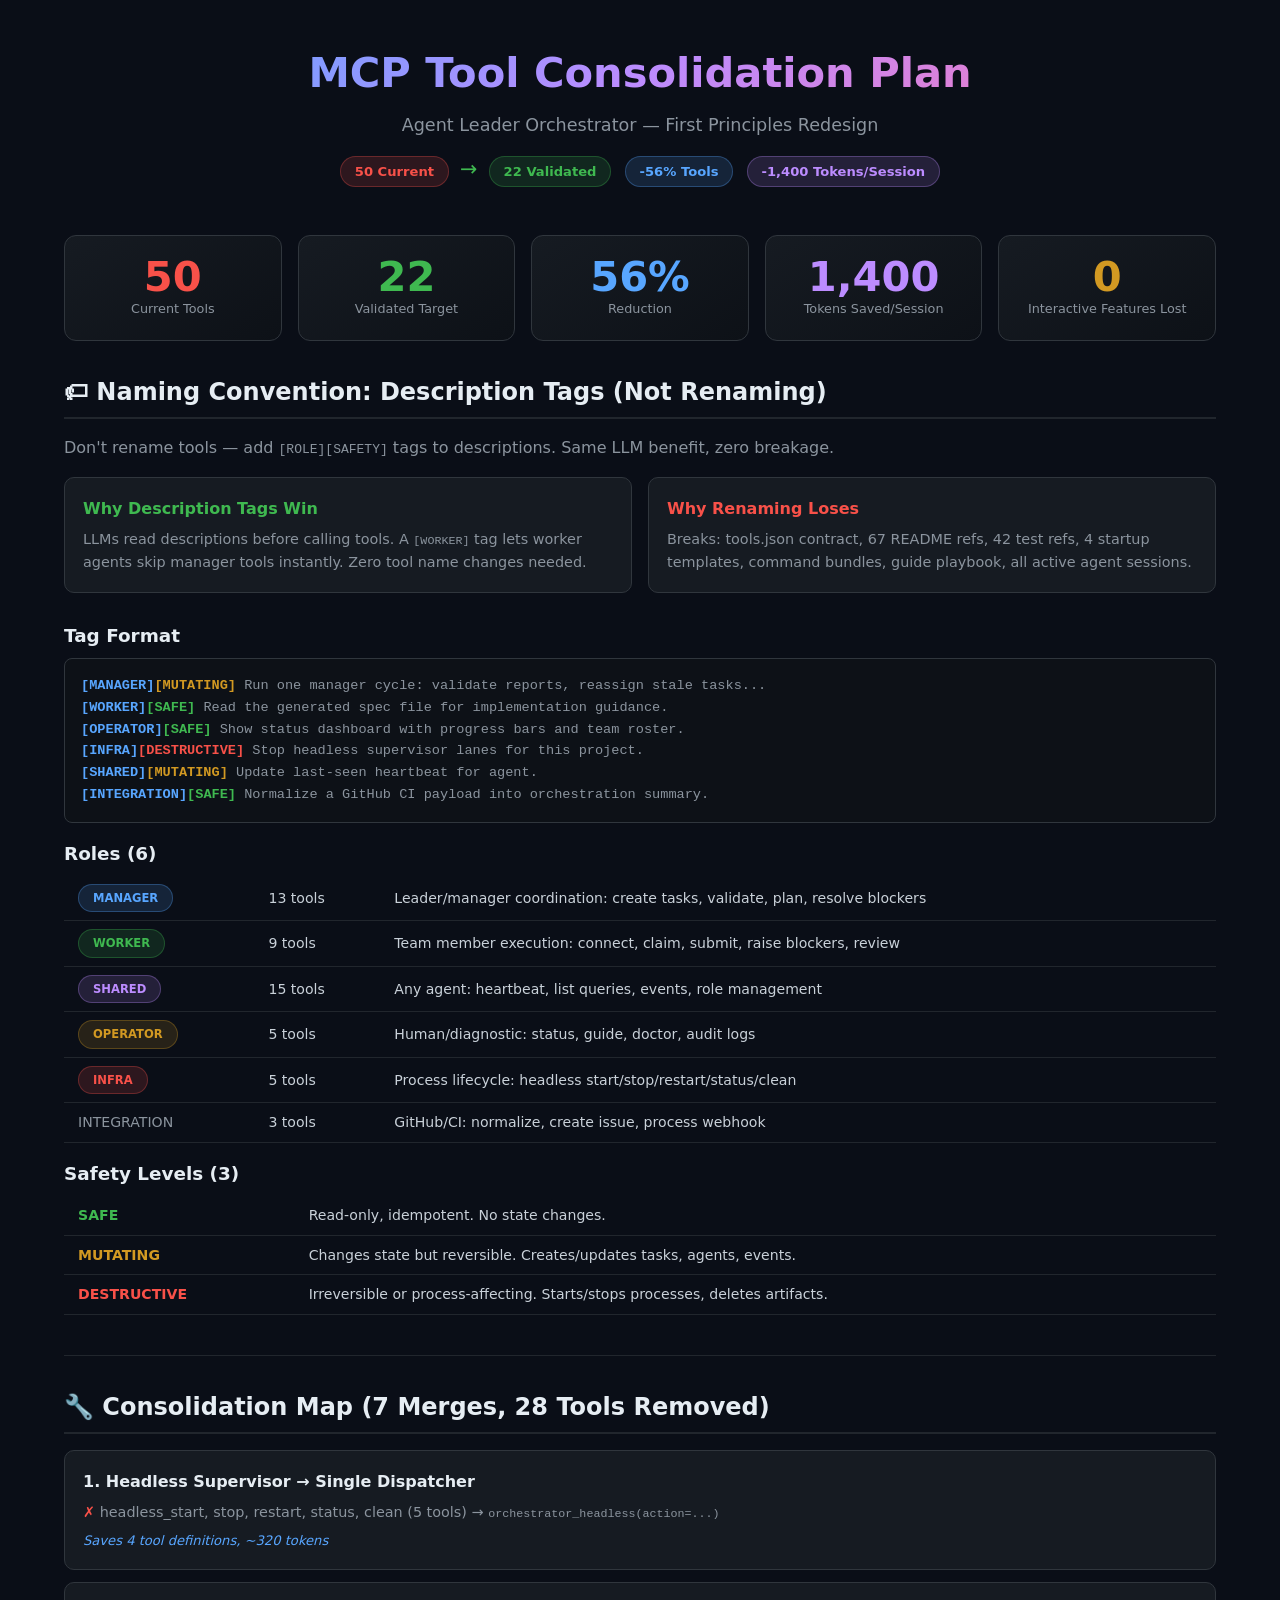
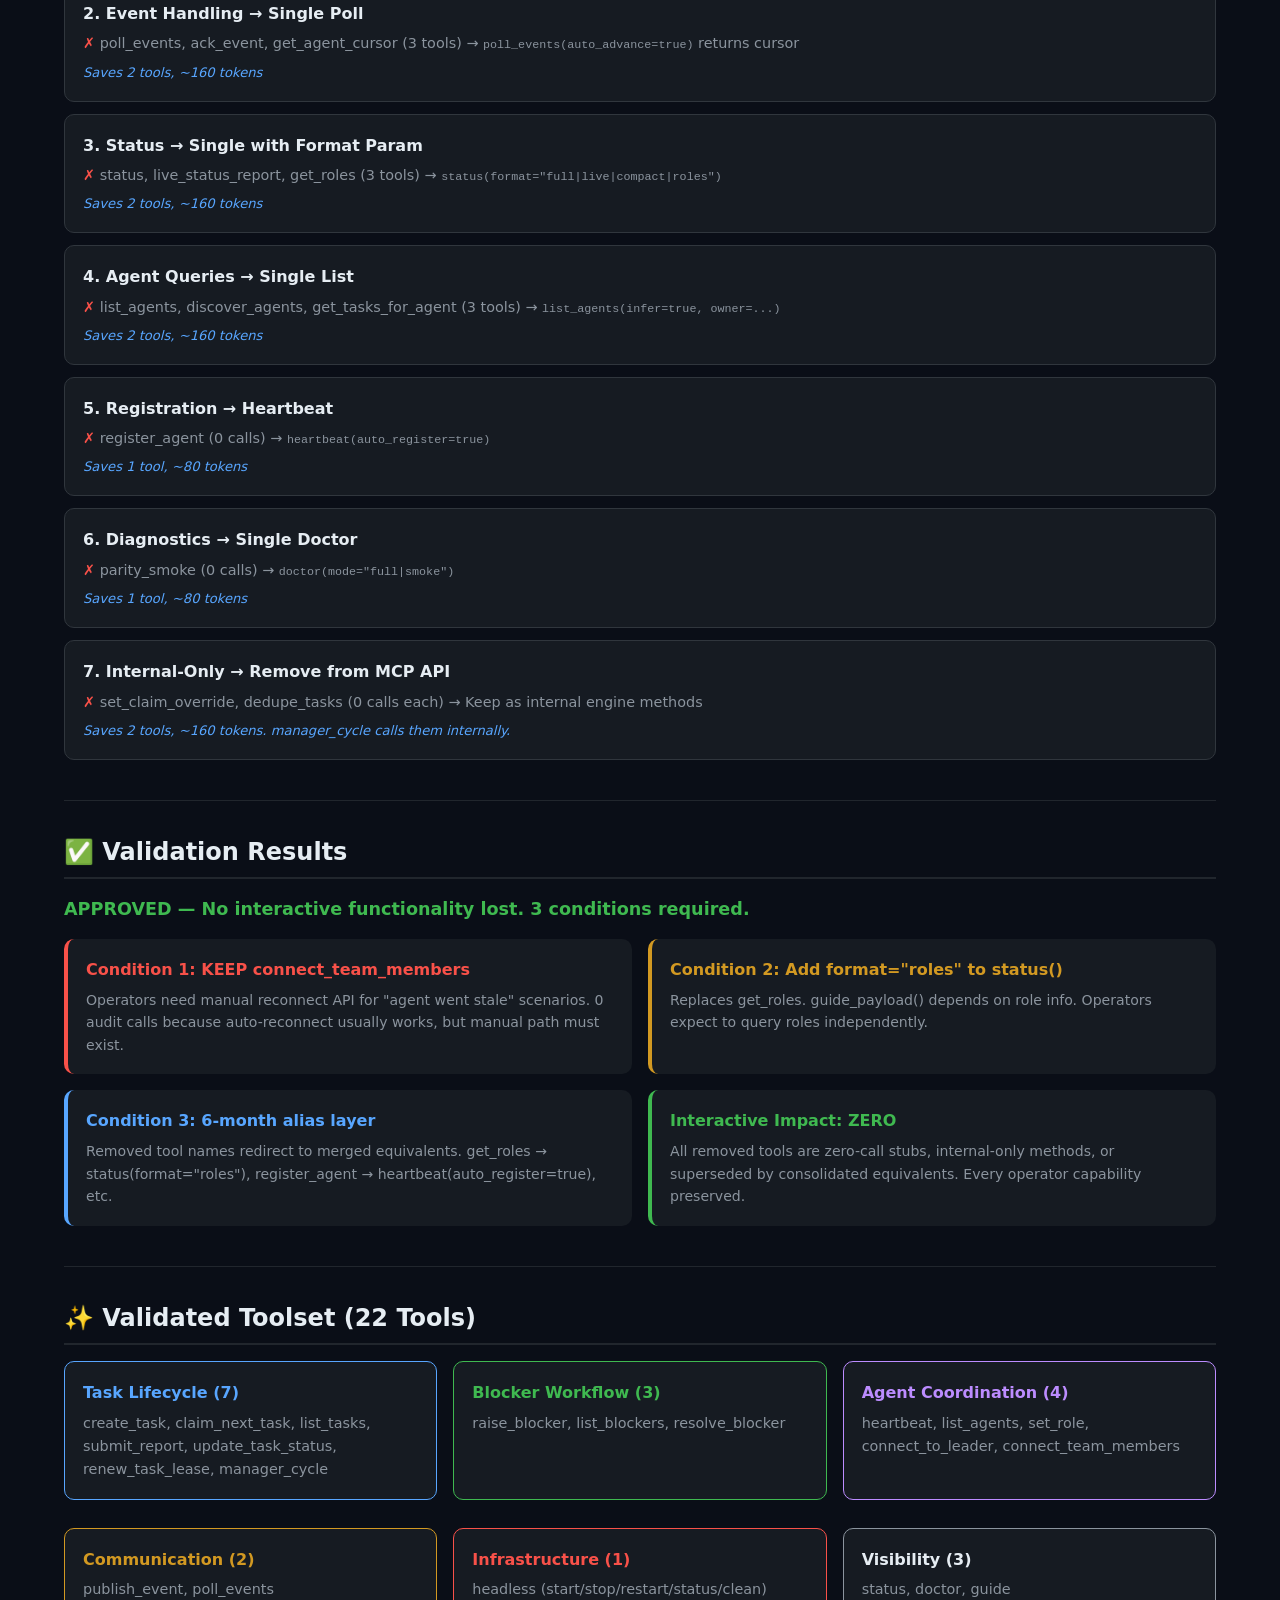
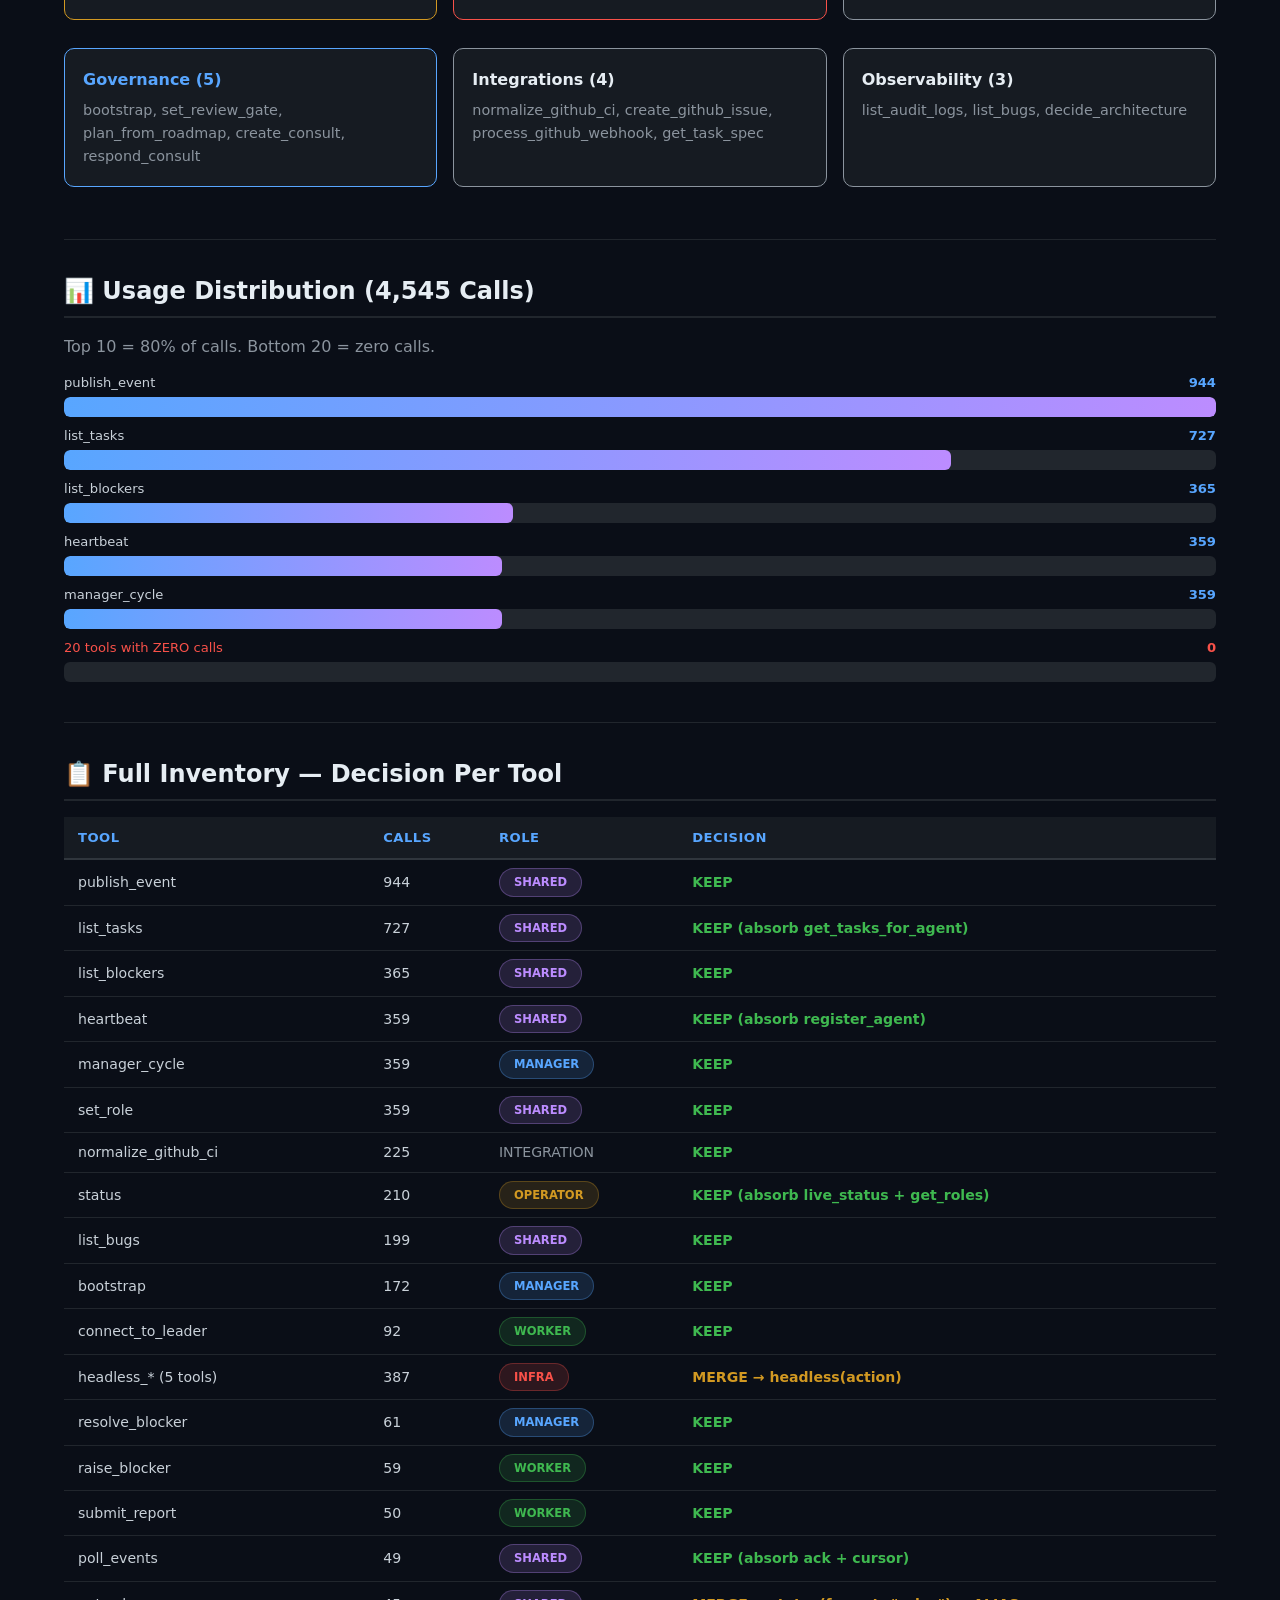
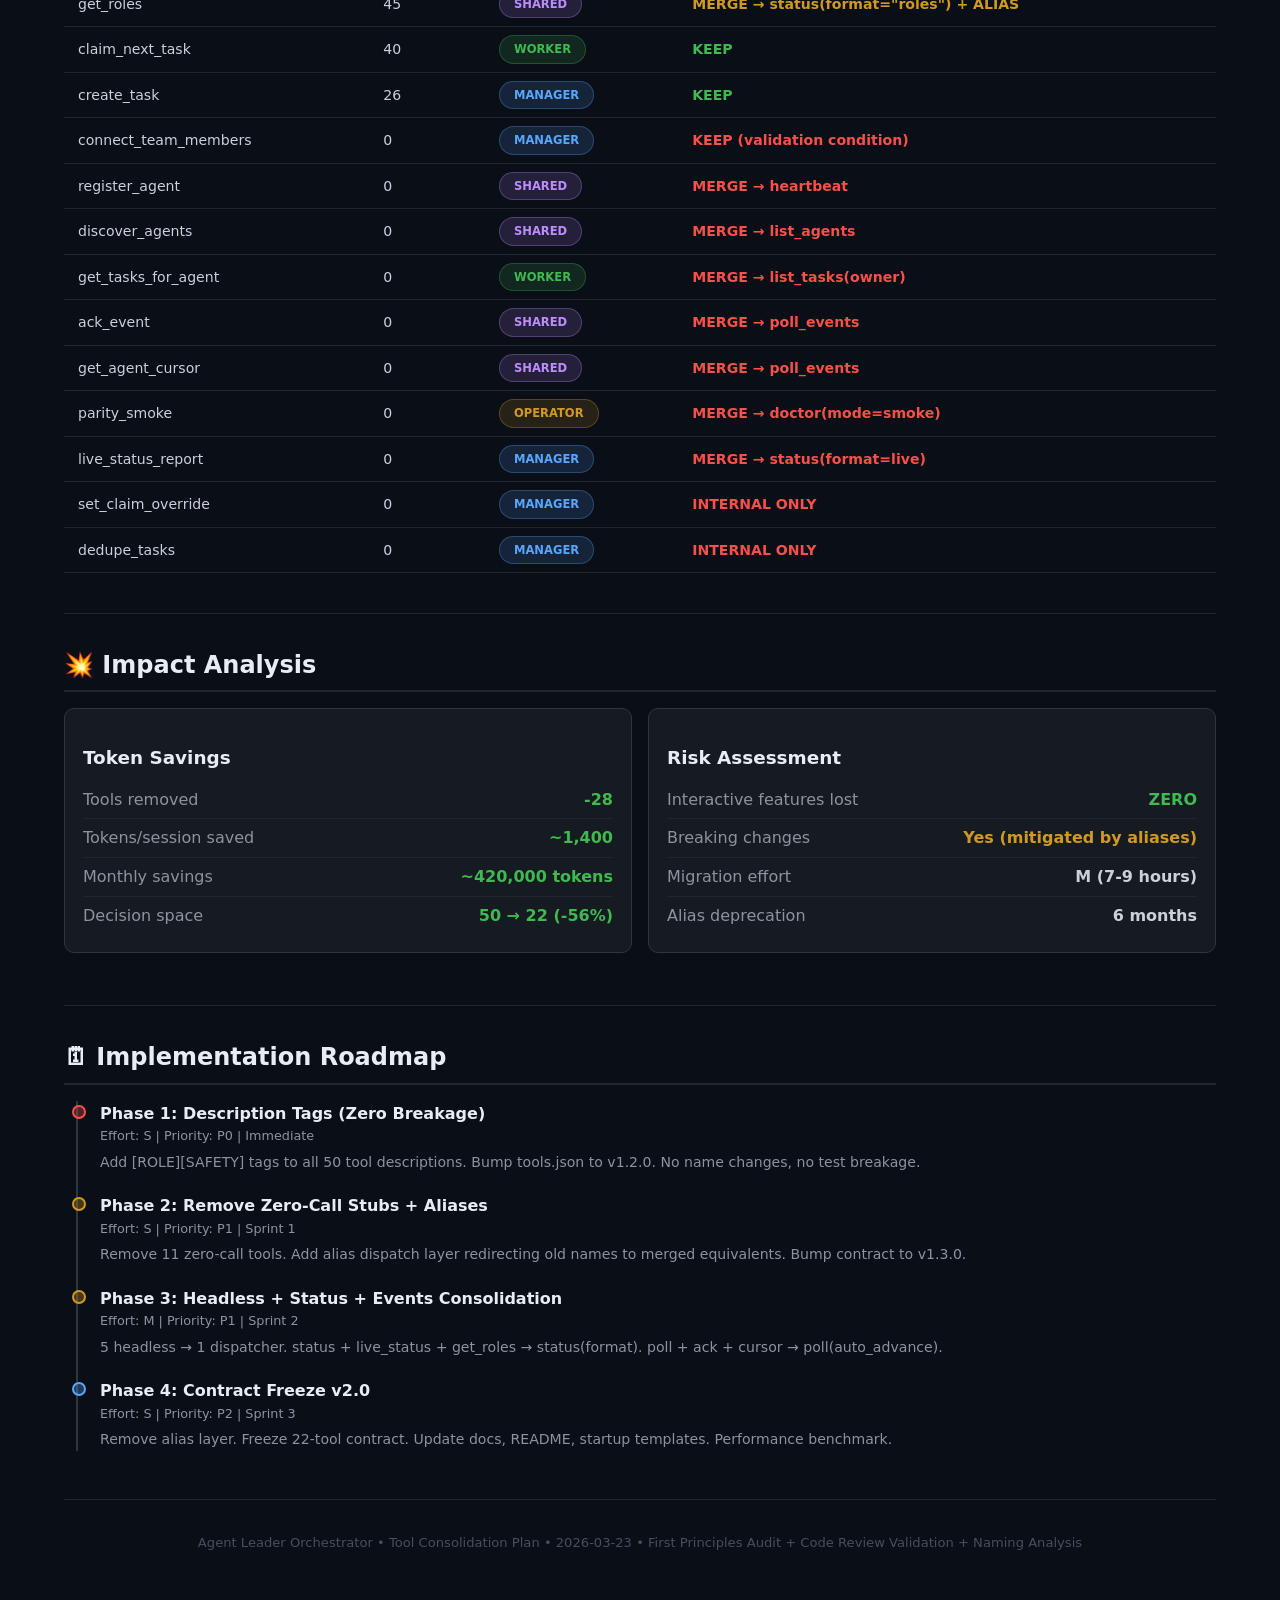
<file: docs/tool-consolidation-report.html>
<!DOCTYPE html>
<html lang="en">
<head>
<meta charset="UTF-8">
<meta name="viewport" content="width=device-width, initial-scale=1.0">
<title>Agent Leader - MCP Tool Consolidation Plan</title>
<style>
  * { margin: 0; padding: 0; box-sizing: border-box; }
  body { font-family: -apple-system, BlinkMacSystemFont, 'SF Pro', system-ui, sans-serif; background: #0a0e17; color: #c9d1d9; line-height: 1.6; }
  .container { max-width: 1200px; margin: 0 auto; padding: 40px 24px; }
  header { text-align: center; margin-bottom: 48px; }
  header h1 { font-size: 2.6em; font-weight: 700; background: linear-gradient(135deg, #58a6ff 0%, #bc8cff 50%, #f778ba 100%); -webkit-background-clip: text; -webkit-text-fill-color: transparent; }
  header .sub { font-size: 1.1em; color: #8b949e; margin-top: 4px; }
  .badge { display: inline-block; padding: 4px 14px; border-radius: 16px; font-size: 0.82em; font-weight: 600; }
  .b-red { background: rgba(248,81,73,0.15); color: #f85149; border: 1px solid rgba(248,81,73,0.3); }
  .b-grn { background: rgba(63,185,80,0.15); color: #3fb950; border: 1px solid rgba(63,185,80,0.3); }
  .b-blu { background: rgba(88,166,255,0.15); color: #58a6ff; border: 1px solid rgba(88,166,255,0.3); }
  .b-pur { background: rgba(188,140,255,0.15); color: #bc8cff; border: 1px solid rgba(188,140,255,0.3); }
  .b-yel { background: rgba(210,153,34,0.15); color: #d29922; border: 1px solid rgba(210,153,34,0.3); }

  .stats { display: grid; grid-template-columns: repeat(5, 1fr); gap: 16px; margin: 32px 0; }
  .stat { background: linear-gradient(145deg, #161b22, #0d1117); border: 1px solid #30363d; border-radius: 12px; padding: 20px; text-align: center; }
  .stat .n { font-size: 2.6em; font-weight: 800; line-height: 1; }
  .stat .l { font-size: 0.8em; color: #8b949e; margin-top: 2px; }
  .n-red { color: #f85149; } .n-grn { color: #3fb950; } .n-blu { color: #58a6ff; } .n-pur { color: #bc8cff; } .n-yel { color: #d29922; }

  section { margin-bottom: 40px; }
  h2 { font-size: 1.5em; font-weight: 700; color: #e6edf3; margin-bottom: 16px; padding-bottom: 6px; border-bottom: 2px solid #21262d; }
  h3 { font-size: 1.15em; color: #e6edf3; margin: 16px 0 8px; }
  .sep { border: none; border-top: 1px solid #21262d; margin: 32px 0; }

  .card { background: #161b22; border: 1px solid #30363d; border-radius: 10px; padding: 18px; margin-bottom: 12px; }
  .card:hover { border-color: #58a6ff; }
  .card .t { font-weight: 700; color: #e6edf3; }
  .card .d { font-size: 0.9em; color: #8b949e; margin-top: 6px; }
  .card .s { font-size: 0.82em; color: #58a6ff; margin-top: 6px; font-style: italic; }

  .grid2 { display: grid; grid-template-columns: 1fr 1fr; gap: 16px; }
  .grid3 { display: grid; grid-template-columns: 1fr 1fr 1fr; gap: 16px; }

  table { width: 100%; border-collapse: collapse; margin-top: 8px; }
  th { text-align: left; padding: 10px 14px; background: #161b22; color: #58a6ff; font-weight: 600; font-size: 0.82em; text-transform: uppercase; letter-spacing: 0.5px; border-bottom: 2px solid #30363d; }
  td { padding: 8px 14px; border-bottom: 1px solid #21262d; font-size: 0.88em; }
  tr:hover td { background: rgba(88,166,255,0.04); }
  .st-ess { color: #3fb950; font-weight: 600; }
  .st-mrg { color: #d29922; font-weight: 600; }
  .st-dep { color: #f85149; font-weight: 600; }
  .st-kp { color: #8b949e; }

  .bar-bg { background: #21262d; border-radius: 6px; height: 20px; overflow: hidden; margin: 4px 0; }
  .bar-fg { height: 100%; border-radius: 6px; background: linear-gradient(90deg, #58a6ff, #bc8cff); }

  .cond { background: #161b22; border-radius: 10px; padding: 18px; border-left: 4px solid; }
  .cond-red { border-color: #f85149; } .cond-yel { border-color: #d29922; } .cond-blu { border-color: #58a6ff; } .cond-grn { border-color: #3fb950; }
  .cond h4 { margin-bottom: 6px; }

  .tl { position: relative; padding-left: 36px; }
  .tl::before { content: ''; position: absolute; left: 12px; top: 0; bottom: 0; width: 2px; background: #30363d; }
  .tl-item { position: relative; margin-bottom: 20px; }
  .tl-item::before { content: ''; position: absolute; left: -28px; top: 4px; width: 10px; height: 10px; border-radius: 50%; border: 2px solid; }
  .tl-item.p0::before { border-color: #f85149; background: rgba(248,81,73,0.3); }
  .tl-item.p1::before { border-color: #d29922; background: rgba(210,153,34,0.3); }
  .tl-item.p2::before { border-color: #58a6ff; background: rgba(88,166,255,0.3); }
  .tl-item .tt { font-weight: 700; color: #e6edf3; }
  .tl-item .te { font-size: 0.8em; color: #8b949e; }
  .tl-item .td { font-size: 0.88em; color: #8b949e; margin-top: 4px; }

  .tag-demo { font-family: 'SF Mono', Menlo, monospace; background: #0d1117; border: 1px solid #30363d; border-radius: 8px; padding: 16px; font-size: 0.85em; overflow-x: auto; }
  .tag-demo .role { color: #58a6ff; font-weight: 700; }
  .tag-demo .safety { font-weight: 700; }
  .tag-demo .safe { color: #3fb950; }
  .tag-demo .mut { color: #d29922; }
  .tag-demo .dest { color: #f85149; }
  .tag-demo .desc { color: #8b949e; }

  footer { text-align: center; padding: 32px 0; color: #484f58; font-size: 0.82em; border-top: 1px solid #21262d; margin-top: 48px; }
</style>
</head>
<body>
<div class="container">

<header>
  <h1>MCP Tool Consolidation Plan</h1>
  <div class="sub">Agent Leader Orchestrator &mdash; First Principles Redesign</div>
  <div style="margin-top: 14px;">
    <span class="badge b-red">50 Current</span>
    <span style="margin: 0 6px; color: #3fb950; font-size: 1.3em;">&rarr;</span>
    <span class="badge b-grn">22 Validated</span>
    <span class="badge b-blu" style="margin-left: 8px;">-56% Tools</span>
    <span class="badge b-pur" style="margin-left: 8px;">-1,400 Tokens/Session</span>
  </div>
</header>

<div class="stats">
  <div class="stat"><div class="n n-red">50</div><div class="l">Current Tools</div></div>
  <div class="stat"><div class="n n-grn">22</div><div class="l">Validated Target</div></div>
  <div class="stat"><div class="n n-blu">56%</div><div class="l">Reduction</div></div>
  <div class="stat"><div class="n n-pur">1,400</div><div class="l">Tokens Saved/Session</div></div>
  <div class="stat"><div class="n n-yel">0</div><div class="l">Interactive Features Lost</div></div>
</div>

<!-- NAMING CONVENTION -->
<section>
  <h2>&#x1F3F7; Naming Convention: Description Tags (Not Renaming)</h2>
  <p style="color: #8b949e; margin-bottom: 16px;">Don't rename tools &mdash; add <code>[ROLE][SAFETY]</code> tags to descriptions. Same LLM benefit, zero breakage.</p>

  <div class="grid2" style="margin-bottom: 16px;">
    <div class="card">
      <div class="t" style="color: #3fb950;">Why Description Tags Win</div>
      <div class="d">LLMs read descriptions before calling tools. A <code>[WORKER]</code> tag lets worker agents skip manager tools instantly. Zero tool name changes needed.</div>
    </div>
    <div class="card">
      <div class="t" style="color: #f85149;">Why Renaming Loses</div>
      <div class="d">Breaks: tools.json contract, 67 README refs, 42 test refs, 4 startup templates, command bundles, guide playbook, all active agent sessions.</div>
    </div>
  </div>

  <h3>Tag Format</h3>
  <div class="tag-demo">
    <span class="role">[MANAGER]</span><span class="safety mut">[MUTATING]</span> <span class="desc">Run one manager cycle: validate reports, reassign stale tasks...</span><br>
    <span class="role">[WORKER]</span><span class="safety safe">[SAFE]</span> <span class="desc">Read the generated spec file for implementation guidance.</span><br>
    <span class="role">[OPERATOR]</span><span class="safety safe">[SAFE]</span> <span class="desc">Show status dashboard with progress bars and team roster.</span><br>
    <span class="role">[INFRA]</span><span class="safety dest">[DESTRUCTIVE]</span> <span class="desc">Stop headless supervisor lanes for this project.</span><br>
    <span class="role">[SHARED]</span><span class="safety mut">[MUTATING]</span> <span class="desc">Update last-seen heartbeat for agent.</span><br>
    <span class="role">[INTEGRATION]</span><span class="safety safe">[SAFE]</span> <span class="desc">Normalize a GitHub CI payload into orchestration summary.</span>
  </div>

  <h3>Roles (6)</h3>
  <table>
    <tr><td><span class="badge b-blu">MANAGER</span></td><td>13 tools</td><td>Leader/manager coordination: create tasks, validate, plan, resolve blockers</td></tr>
    <tr><td><span class="badge b-grn">WORKER</span></td><td>9 tools</td><td>Team member execution: connect, claim, submit, raise blockers, review</td></tr>
    <tr><td><span class="badge b-pur">SHARED</span></td><td>15 tools</td><td>Any agent: heartbeat, list queries, events, role management</td></tr>
    <tr><td><span class="badge b-yel">OPERATOR</span></td><td>5 tools</td><td>Human/diagnostic: status, guide, doctor, audit logs</td></tr>
    <tr><td><span class="badge b-red">INFRA</span></td><td>5 tools</td><td>Process lifecycle: headless start/stop/restart/status/clean</td></tr>
    <tr><td style="color: #8b949e;">INTEGRATION</td><td>3 tools</td><td>GitHub/CI: normalize, create issue, process webhook</td></tr>
  </table>

  <h3>Safety Levels (3)</h3>
  <table>
    <tr><td><span style="color: #3fb950; font-weight: 700;">SAFE</span></td><td>Read-only, idempotent. No state changes.</td></tr>
    <tr><td><span style="color: #d29922; font-weight: 700;">MUTATING</span></td><td>Changes state but reversible. Creates/updates tasks, agents, events.</td></tr>
    <tr><td><span style="color: #f85149; font-weight: 700;">DESTRUCTIVE</span></td><td>Irreversible or process-affecting. Starts/stops processes, deletes artifacts.</td></tr>
  </table>
</section>

<hr class="sep">

<!-- CONSOLIDATION MAP -->
<section>
  <h2>&#x1F527; Consolidation Map (7 Merges, 28 Tools Removed)</h2>

  <div class="card">
    <div class="t">1. Headless Supervisor &rarr; Single Dispatcher</div>
    <div class="d"><span style="color:#f85149;">&cross;</span> headless_start, stop, restart, status, clean (5 tools) &rarr; <code>orchestrator_headless(action=...)</code></div>
    <div class="s">Saves 4 tool definitions, ~320 tokens</div>
  </div>
  <div class="card">
    <div class="t">2. Event Handling &rarr; Single Poll</div>
    <div class="d"><span style="color:#f85149;">&cross;</span> poll_events, ack_event, get_agent_cursor (3 tools) &rarr; <code>poll_events(auto_advance=true)</code> returns cursor</div>
    <div class="s">Saves 2 tools, ~160 tokens</div>
  </div>
  <div class="card">
    <div class="t">3. Status &rarr; Single with Format Param</div>
    <div class="d"><span style="color:#f85149;">&cross;</span> status, live_status_report, get_roles (3 tools) &rarr; <code>status(format="full|live|compact|roles")</code></div>
    <div class="s">Saves 2 tools, ~160 tokens</div>
  </div>
  <div class="card">
    <div class="t">4. Agent Queries &rarr; Single List</div>
    <div class="d"><span style="color:#f85149;">&cross;</span> list_agents, discover_agents, get_tasks_for_agent (3 tools) &rarr; <code>list_agents(infer=true, owner=...)</code></div>
    <div class="s">Saves 2 tools, ~160 tokens</div>
  </div>
  <div class="card">
    <div class="t">5. Registration &rarr; Heartbeat</div>
    <div class="d"><span style="color:#f85149;">&cross;</span> register_agent (0 calls) &rarr; <code>heartbeat(auto_register=true)</code></div>
    <div class="s">Saves 1 tool, ~80 tokens</div>
  </div>
  <div class="card">
    <div class="t">6. Diagnostics &rarr; Single Doctor</div>
    <div class="d"><span style="color:#f85149;">&cross;</span> parity_smoke (0 calls) &rarr; <code>doctor(mode="full|smoke")</code></div>
    <div class="s">Saves 1 tool, ~80 tokens</div>
  </div>
  <div class="card">
    <div class="t">7. Internal-Only &rarr; Remove from MCP API</div>
    <div class="d"><span style="color:#f85149;">&cross;</span> set_claim_override, dedupe_tasks (0 calls each) &rarr; Keep as internal engine methods</div>
    <div class="s">Saves 2 tools, ~160 tokens. manager_cycle calls them internally.</div>
  </div>
</section>

<hr class="sep">

<!-- VALIDATION -->
<section>
  <h2>&#x2705; Validation Results</h2>
  <p style="color: #3fb950; font-weight: 700; font-size: 1.1em; margin-bottom: 16px;">APPROVED &mdash; No interactive functionality lost. 3 conditions required.</p>

  <div class="grid2" style="margin-bottom: 16px;">
    <div class="cond cond-red">
      <h4 style="color: #f85149;">Condition 1: KEEP connect_team_members</h4>
      <p style="font-size: 0.88em; color: #8b949e;">Operators need manual reconnect API for "agent went stale" scenarios. 0 audit calls because auto-reconnect usually works, but manual path must exist.</p>
    </div>
    <div class="cond cond-yel">
      <h4 style="color: #d29922;">Condition 2: Add format="roles" to status()</h4>
      <p style="font-size: 0.88em; color: #8b949e;">Replaces get_roles. guide_payload() depends on role info. Operators expect to query roles independently.</p>
    </div>
    <div class="cond cond-blu">
      <h4 style="color: #58a6ff;">Condition 3: 6-month alias layer</h4>
      <p style="font-size: 0.88em; color: #8b949e;">Removed tool names redirect to merged equivalents. get_roles &rarr; status(format="roles"), register_agent &rarr; heartbeat(auto_register=true), etc.</p>
    </div>
    <div class="cond cond-grn">
      <h4 style="color: #3fb950;">Interactive Impact: ZERO</h4>
      <p style="font-size: 0.88em; color: #8b949e;">All removed tools are zero-call stubs, internal-only methods, or superseded by consolidated equivalents. Every operator capability preserved.</p>
    </div>
  </div>
</section>

<hr class="sep">

<!-- PROPOSED 22 TOOLS -->
<section>
  <h2>&#x2728; Validated Toolset (22 Tools)</h2>

  <div class="grid3">
    <div class="card" style="border-color: #58a6ff;">
      <div class="t" style="color: #58a6ff;">Task Lifecycle (7)</div>
      <div class="d">create_task, claim_next_task, list_tasks, submit_report, update_task_status, renew_task_lease, manager_cycle</div>
    </div>
    <div class="card" style="border-color: #3fb950;">
      <div class="t" style="color: #3fb950;">Blocker Workflow (3)</div>
      <div class="d">raise_blocker, list_blockers, resolve_blocker</div>
    </div>
    <div class="card" style="border-color: #bc8cff;">
      <div class="t" style="color: #bc8cff;">Agent Coordination (4)</div>
      <div class="d">heartbeat, list_agents, set_role, connect_to_leader, connect_team_members</div>
    </div>
    <div class="card" style="border-color: #d29922;">
      <div class="t" style="color: #d29922;">Communication (2)</div>
      <div class="d">publish_event, poll_events</div>
    </div>
    <div class="card" style="border-color: #f85149;">
      <div class="t" style="color: #f85149;">Infrastructure (1)</div>
      <div class="d">headless (start/stop/restart/status/clean)</div>
    </div>
    <div class="card" style="border-color: #8b949e;">
      <div class="t">Visibility (3)</div>
      <div class="d">status, doctor, guide</div>
    </div>
    <div class="card" style="border-color: #58a6ff;">
      <div class="t" style="color: #58a6ff;">Governance (5)</div>
      <div class="d">bootstrap, set_review_gate, plan_from_roadmap, create_consult, respond_consult</div>
    </div>
    <div class="card" style="border-color: #8b949e;">
      <div class="t">Integrations (4)</div>
      <div class="d">normalize_github_ci, create_github_issue, process_github_webhook, get_task_spec</div>
    </div>
    <div class="card" style="border-color: #8b949e;">
      <div class="t">Observability (3)</div>
      <div class="d">list_audit_logs, list_bugs, decide_architecture</div>
    </div>
  </div>
</section>

<hr class="sep">

<!-- USAGE -->
<section>
  <h2>&#x1F4CA; Usage Distribution (4,545 Calls)</h2>
  <p style="color: #8b949e; margin-bottom: 12px;">Top 10 = 80% of calls. Bottom 20 = zero calls.</p>

  <div style="margin-bottom: 8px;"><div style="display:flex;justify-content:space-between;font-size:0.82em;"><span>publish_event</span><span style="color:#58a6ff;font-weight:700;">944</span></div><div class="bar-bg"><div class="bar-fg" style="width:100%;"></div></div></div>
  <div style="margin-bottom: 8px;"><div style="display:flex;justify-content:space-between;font-size:0.82em;"><span>list_tasks</span><span style="color:#58a6ff;font-weight:700;">727</span></div><div class="bar-bg"><div class="bar-fg" style="width:77%;"></div></div></div>
  <div style="margin-bottom: 8px;"><div style="display:flex;justify-content:space-between;font-size:0.82em;"><span>list_blockers</span><span style="color:#58a6ff;font-weight:700;">365</span></div><div class="bar-bg"><div class="bar-fg" style="width:39%;"></div></div></div>
  <div style="margin-bottom: 8px;"><div style="display:flex;justify-content:space-between;font-size:0.82em;"><span>heartbeat</span><span style="color:#58a6ff;font-weight:700;">359</span></div><div class="bar-bg"><div class="bar-fg" style="width:38%;"></div></div></div>
  <div style="margin-bottom: 8px;"><div style="display:flex;justify-content:space-between;font-size:0.82em;"><span>manager_cycle</span><span style="color:#58a6ff;font-weight:700;">359</span></div><div class="bar-bg"><div class="bar-fg" style="width:38%;"></div></div></div>
  <div style="margin-bottom: 8px;"><div style="display:flex;justify-content:space-between;font-size:0.82em;"><span style="color:#f85149;">20 tools with ZERO calls</span><span style="color:#f85149;font-weight:700;">0</span></div><div class="bar-bg"><div class="bar-fg" style="width:0%;background:#f85149;"></div></div></div>
</section>

<hr class="sep">

<!-- FULL INVENTORY -->
<section>
  <h2>&#x1F4CB; Full Inventory &mdash; Decision Per Tool</h2>
  <table>
    <thead><tr><th>Tool</th><th>Calls</th><th>Role</th><th>Decision</th></tr></thead>
    <tbody>
      <tr><td>publish_event</td><td>944</td><td><span class="badge b-pur">SHARED</span></td><td class="st-ess">KEEP</td></tr>
      <tr><td>list_tasks</td><td>727</td><td><span class="badge b-pur">SHARED</span></td><td class="st-ess">KEEP (absorb get_tasks_for_agent)</td></tr>
      <tr><td>list_blockers</td><td>365</td><td><span class="badge b-pur">SHARED</span></td><td class="st-ess">KEEP</td></tr>
      <tr><td>heartbeat</td><td>359</td><td><span class="badge b-pur">SHARED</span></td><td class="st-ess">KEEP (absorb register_agent)</td></tr>
      <tr><td>manager_cycle</td><td>359</td><td><span class="badge b-blu">MANAGER</span></td><td class="st-ess">KEEP</td></tr>
      <tr><td>set_role</td><td>359</td><td><span class="badge b-pur">SHARED</span></td><td class="st-ess">KEEP</td></tr>
      <tr><td>normalize_github_ci</td><td>225</td><td><span style="color:#8b949e;">INTEGRATION</span></td><td class="st-ess">KEEP</td></tr>
      <tr><td>status</td><td>210</td><td><span class="badge b-yel">OPERATOR</span></td><td class="st-ess">KEEP (absorb live_status + get_roles)</td></tr>
      <tr><td>list_bugs</td><td>199</td><td><span class="badge b-pur">SHARED</span></td><td class="st-ess">KEEP</td></tr>
      <tr><td>bootstrap</td><td>172</td><td><span class="badge b-blu">MANAGER</span></td><td class="st-ess">KEEP</td></tr>
      <tr><td>connect_to_leader</td><td>92</td><td><span class="badge b-grn">WORKER</span></td><td class="st-ess">KEEP</td></tr>
      <tr><td>headless_* (5 tools)</td><td>387</td><td><span class="badge b-red">INFRA</span></td><td class="st-mrg">MERGE &rarr; headless(action)</td></tr>
      <tr><td>resolve_blocker</td><td>61</td><td><span class="badge b-blu">MANAGER</span></td><td class="st-ess">KEEP</td></tr>
      <tr><td>raise_blocker</td><td>59</td><td><span class="badge b-grn">WORKER</span></td><td class="st-ess">KEEP</td></tr>
      <tr><td>submit_report</td><td>50</td><td><span class="badge b-grn">WORKER</span></td><td class="st-ess">KEEP</td></tr>
      <tr><td>poll_events</td><td>49</td><td><span class="badge b-pur">SHARED</span></td><td class="st-ess">KEEP (absorb ack + cursor)</td></tr>
      <tr><td>get_roles</td><td>45</td><td><span class="badge b-pur">SHARED</span></td><td class="st-mrg">MERGE &rarr; status(format="roles") + ALIAS</td></tr>
      <tr><td>claim_next_task</td><td>40</td><td><span class="badge b-grn">WORKER</span></td><td class="st-ess">KEEP</td></tr>
      <tr><td>create_task</td><td>26</td><td><span class="badge b-blu">MANAGER</span></td><td class="st-ess">KEEP</td></tr>
      <tr><td>connect_team_members</td><td>0</td><td><span class="badge b-blu">MANAGER</span></td><td class="st-ess" style="color:#f85149;">KEEP (validation condition)</td></tr>
      <tr><td>register_agent</td><td>0</td><td><span class="badge b-pur">SHARED</span></td><td class="st-dep">MERGE &rarr; heartbeat</td></tr>
      <tr><td>discover_agents</td><td>0</td><td><span class="badge b-pur">SHARED</span></td><td class="st-dep">MERGE &rarr; list_agents</td></tr>
      <tr><td>get_tasks_for_agent</td><td>0</td><td><span class="badge b-grn">WORKER</span></td><td class="st-dep">MERGE &rarr; list_tasks(owner)</td></tr>
      <tr><td>ack_event</td><td>0</td><td><span class="badge b-pur">SHARED</span></td><td class="st-dep">MERGE &rarr; poll_events</td></tr>
      <tr><td>get_agent_cursor</td><td>0</td><td><span class="badge b-pur">SHARED</span></td><td class="st-dep">MERGE &rarr; poll_events</td></tr>
      <tr><td>parity_smoke</td><td>0</td><td><span class="badge b-yel">OPERATOR</span></td><td class="st-dep">MERGE &rarr; doctor(mode=smoke)</td></tr>
      <tr><td>live_status_report</td><td>0</td><td><span class="badge b-blu">MANAGER</span></td><td class="st-dep">MERGE &rarr; status(format=live)</td></tr>
      <tr><td>set_claim_override</td><td>0</td><td><span class="badge b-blu">MANAGER</span></td><td class="st-dep">INTERNAL ONLY</td></tr>
      <tr><td>dedupe_tasks</td><td>0</td><td><span class="badge b-blu">MANAGER</span></td><td class="st-dep">INTERNAL ONLY</td></tr>
    </tbody>
  </table>
</section>

<hr class="sep">

<!-- IMPACT -->
<section>
  <h2>&#x1F4A5; Impact Analysis</h2>
  <div class="grid2">
    <div class="card">
      <h3>Token Savings</h3>
      <div style="display:flex;justify-content:space-between;padding:6px 0;border-bottom:1px solid #21262d;"><span style="color:#8b949e;">Tools removed</span><span style="color:#3fb950;font-weight:700;">-28</span></div>
      <div style="display:flex;justify-content:space-between;padding:6px 0;border-bottom:1px solid #21262d;"><span style="color:#8b949e;">Tokens/session saved</span><span style="color:#3fb950;font-weight:700;">~1,400</span></div>
      <div style="display:flex;justify-content:space-between;padding:6px 0;border-bottom:1px solid #21262d;"><span style="color:#8b949e;">Monthly savings</span><span style="color:#3fb950;font-weight:700;">~420,000 tokens</span></div>
      <div style="display:flex;justify-content:space-between;padding:6px 0;"><span style="color:#8b949e;">Decision space</span><span style="color:#3fb950;font-weight:700;">50 &rarr; 22 (-56%)</span></div>
    </div>
    <div class="card">
      <h3>Risk Assessment</h3>
      <div style="display:flex;justify-content:space-between;padding:6px 0;border-bottom:1px solid #21262d;"><span style="color:#8b949e;">Interactive features lost</span><span style="color:#3fb950;font-weight:700;">ZERO</span></div>
      <div style="display:flex;justify-content:space-between;padding:6px 0;border-bottom:1px solid #21262d;"><span style="color:#8b949e;">Breaking changes</span><span style="color:#d29922;font-weight:700;">Yes (mitigated by aliases)</span></div>
      <div style="display:flex;justify-content:space-between;padding:6px 0;border-bottom:1px solid #21262d;"><span style="color:#8b949e;">Migration effort</span><span style="font-weight:700;">M (7-9 hours)</span></div>
      <div style="display:flex;justify-content:space-between;padding:6px 0;"><span style="color:#8b949e;">Alias deprecation</span><span style="font-weight:700;">6 months</span></div>
    </div>
  </div>
</section>

<hr class="sep">

<!-- ROADMAP -->
<section>
  <h2>&#x1F5D3; Implementation Roadmap</h2>
  <div class="tl">
    <div class="tl-item p0">
      <div class="tt">Phase 1: Description Tags (Zero Breakage)</div>
      <div class="te">Effort: S | Priority: P0 | Immediate</div>
      <div class="td">Add [ROLE][SAFETY] tags to all 50 tool descriptions. Bump tools.json to v1.2.0. No name changes, no test breakage.</div>
    </div>
    <div class="tl-item p1">
      <div class="tt">Phase 2: Remove Zero-Call Stubs + Aliases</div>
      <div class="te">Effort: S | Priority: P1 | Sprint 1</div>
      <div class="td">Remove 11 zero-call tools. Add alias dispatch layer redirecting old names to merged equivalents. Bump contract to v1.3.0.</div>
    </div>
    <div class="tl-item p1">
      <div class="tt">Phase 3: Headless + Status + Events Consolidation</div>
      <div class="te">Effort: M | Priority: P1 | Sprint 2</div>
      <div class="td">5 headless &rarr; 1 dispatcher. status + live_status + get_roles &rarr; status(format). poll + ack + cursor &rarr; poll(auto_advance).</div>
    </div>
    <div class="tl-item p2">
      <div class="tt">Phase 4: Contract Freeze v2.0</div>
      <div class="te">Effort: S | Priority: P2 | Sprint 3</div>
      <div class="td">Remove alias layer. Freeze 22-tool contract. Update docs, README, startup templates. Performance benchmark.</div>
    </div>
  </div>
</section>

<footer>
  Agent Leader Orchestrator &bull; Tool Consolidation Plan &bull; 2026-03-23 &bull; First Principles Audit + Code Review Validation + Naming Analysis
</footer>

</div>
</body>
</html>
</file>
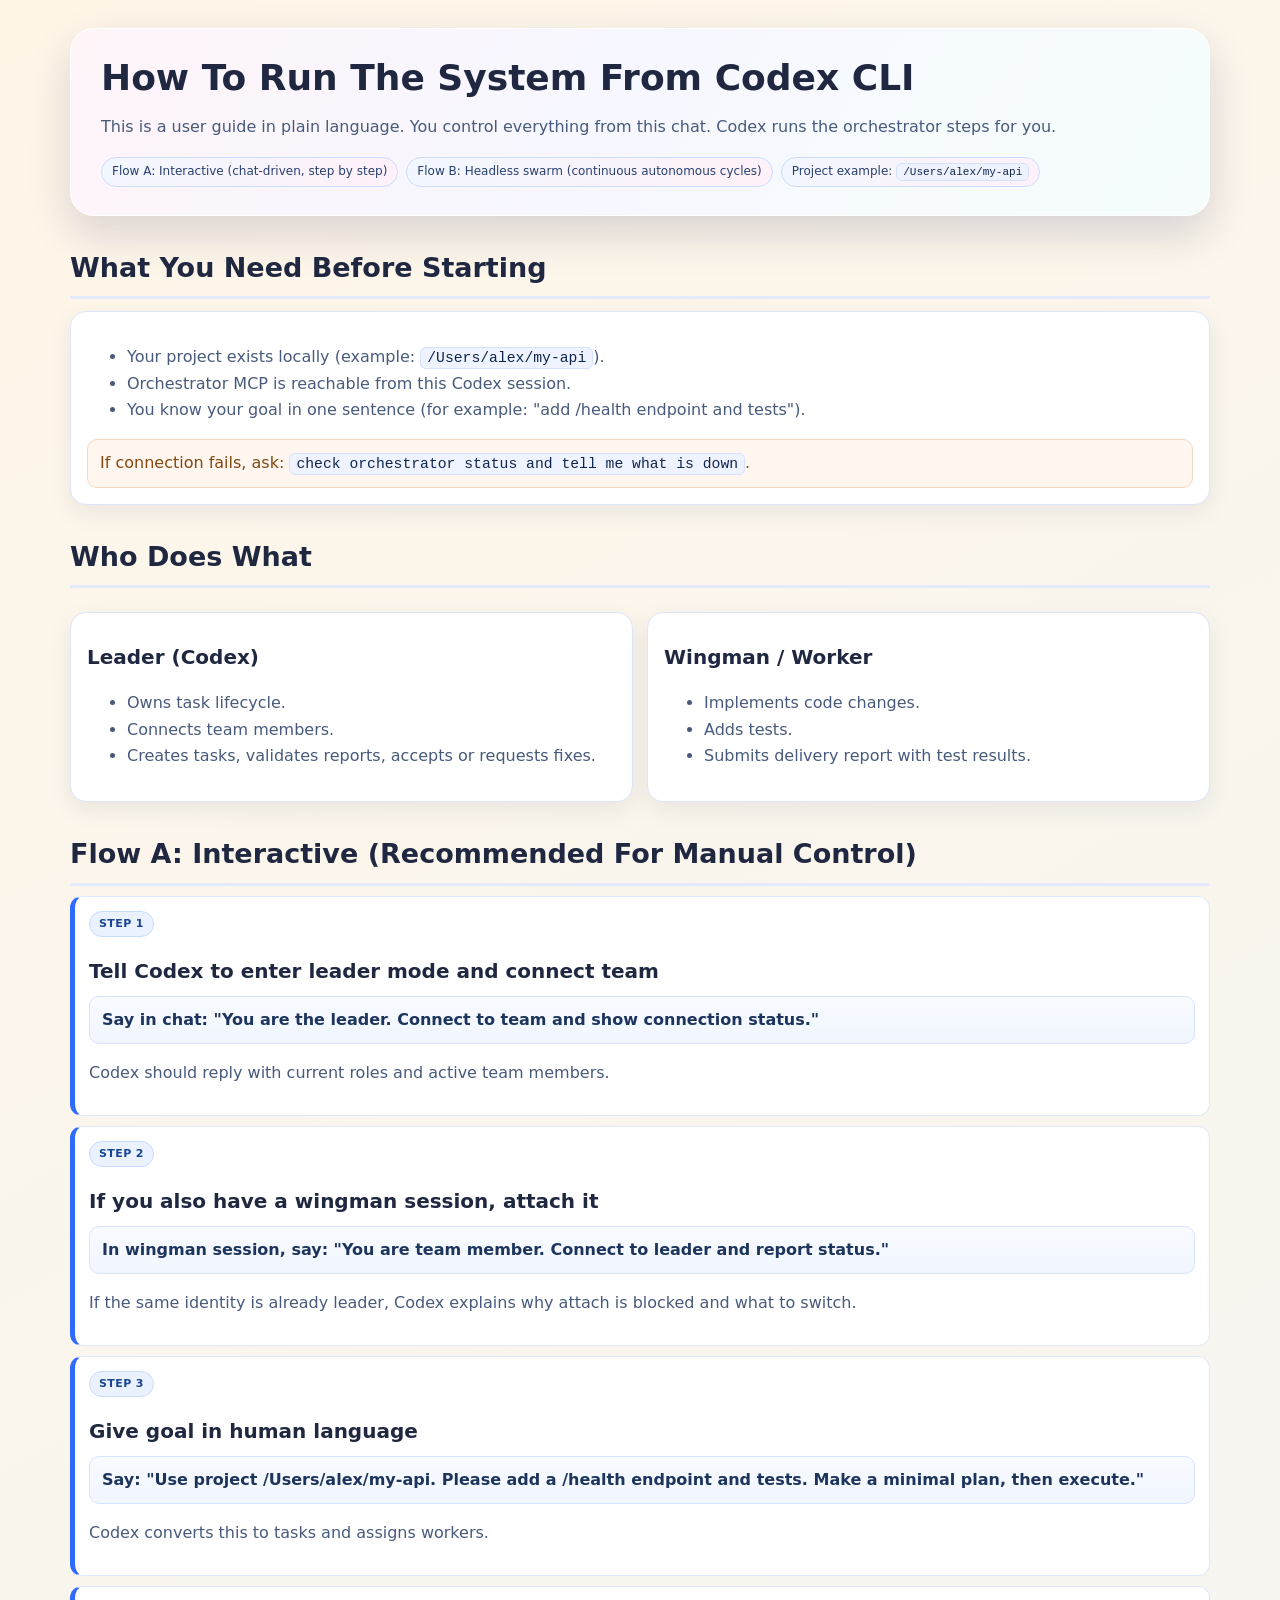
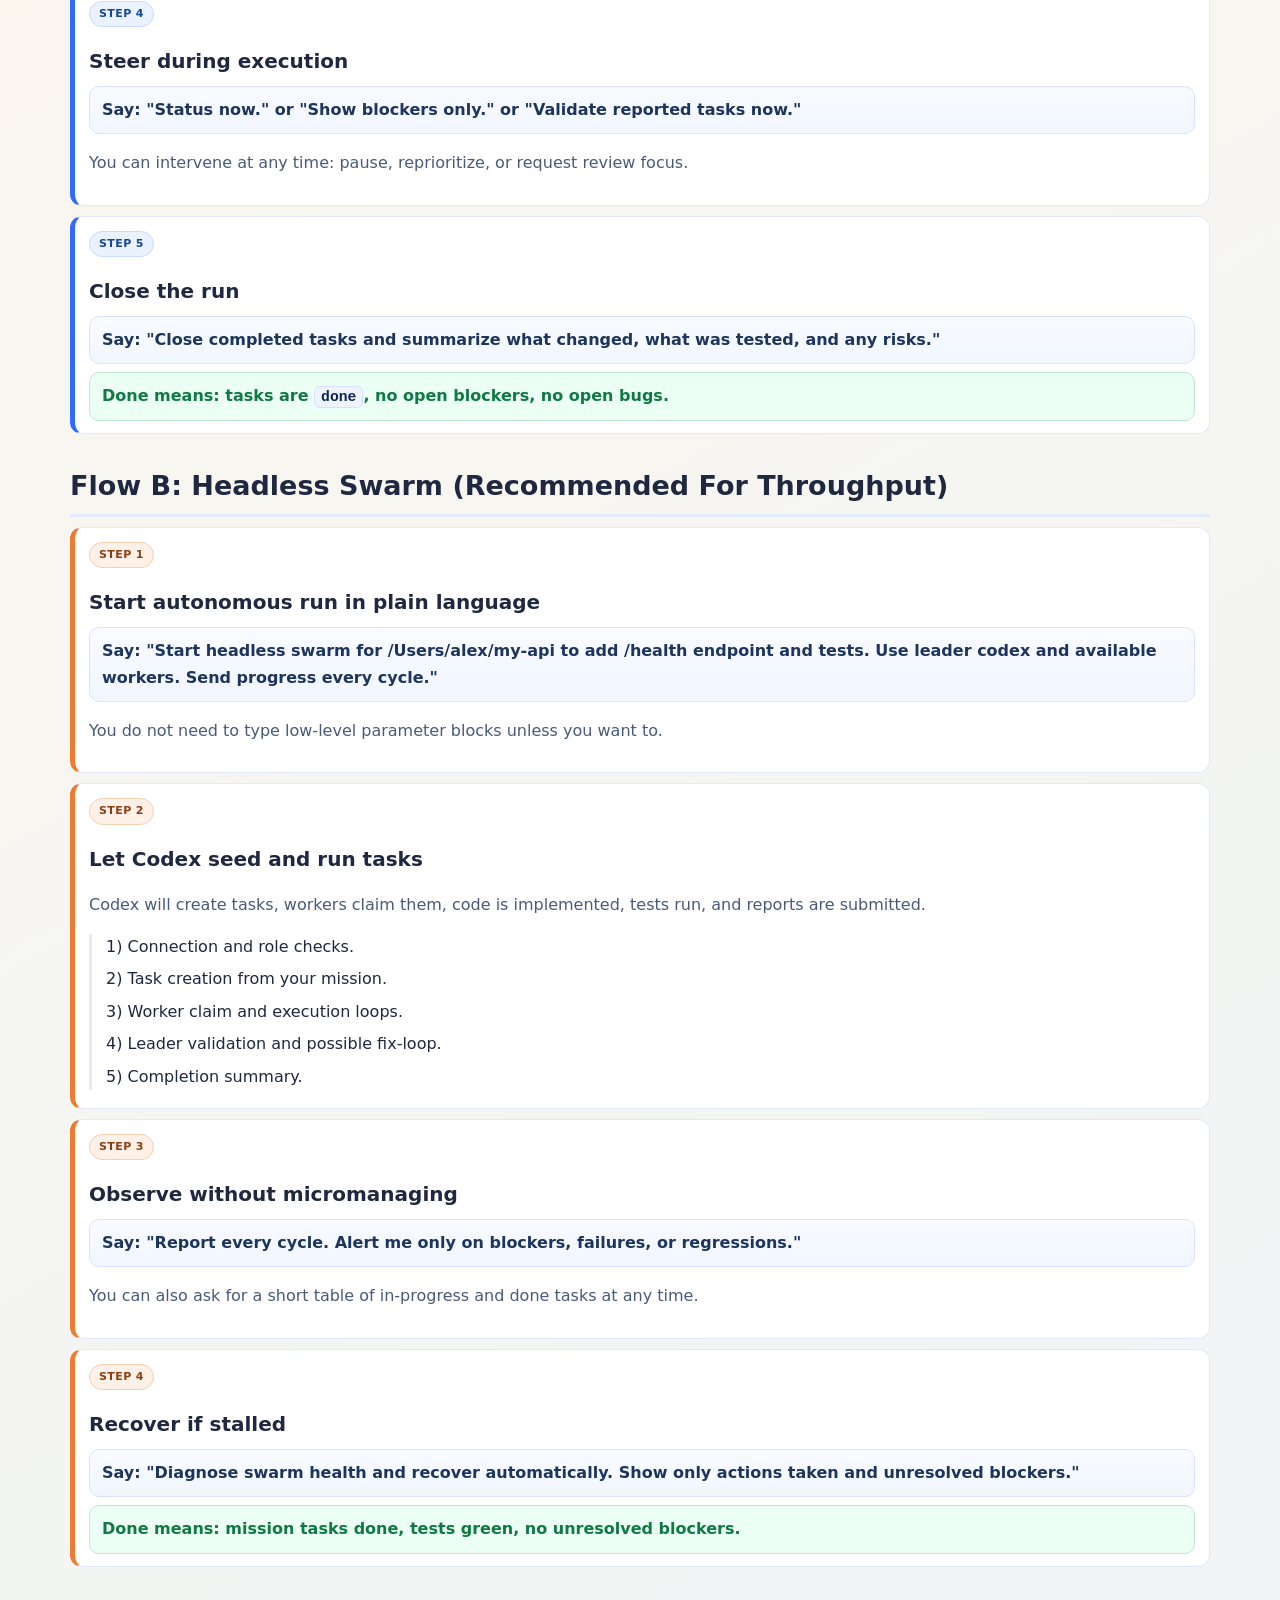
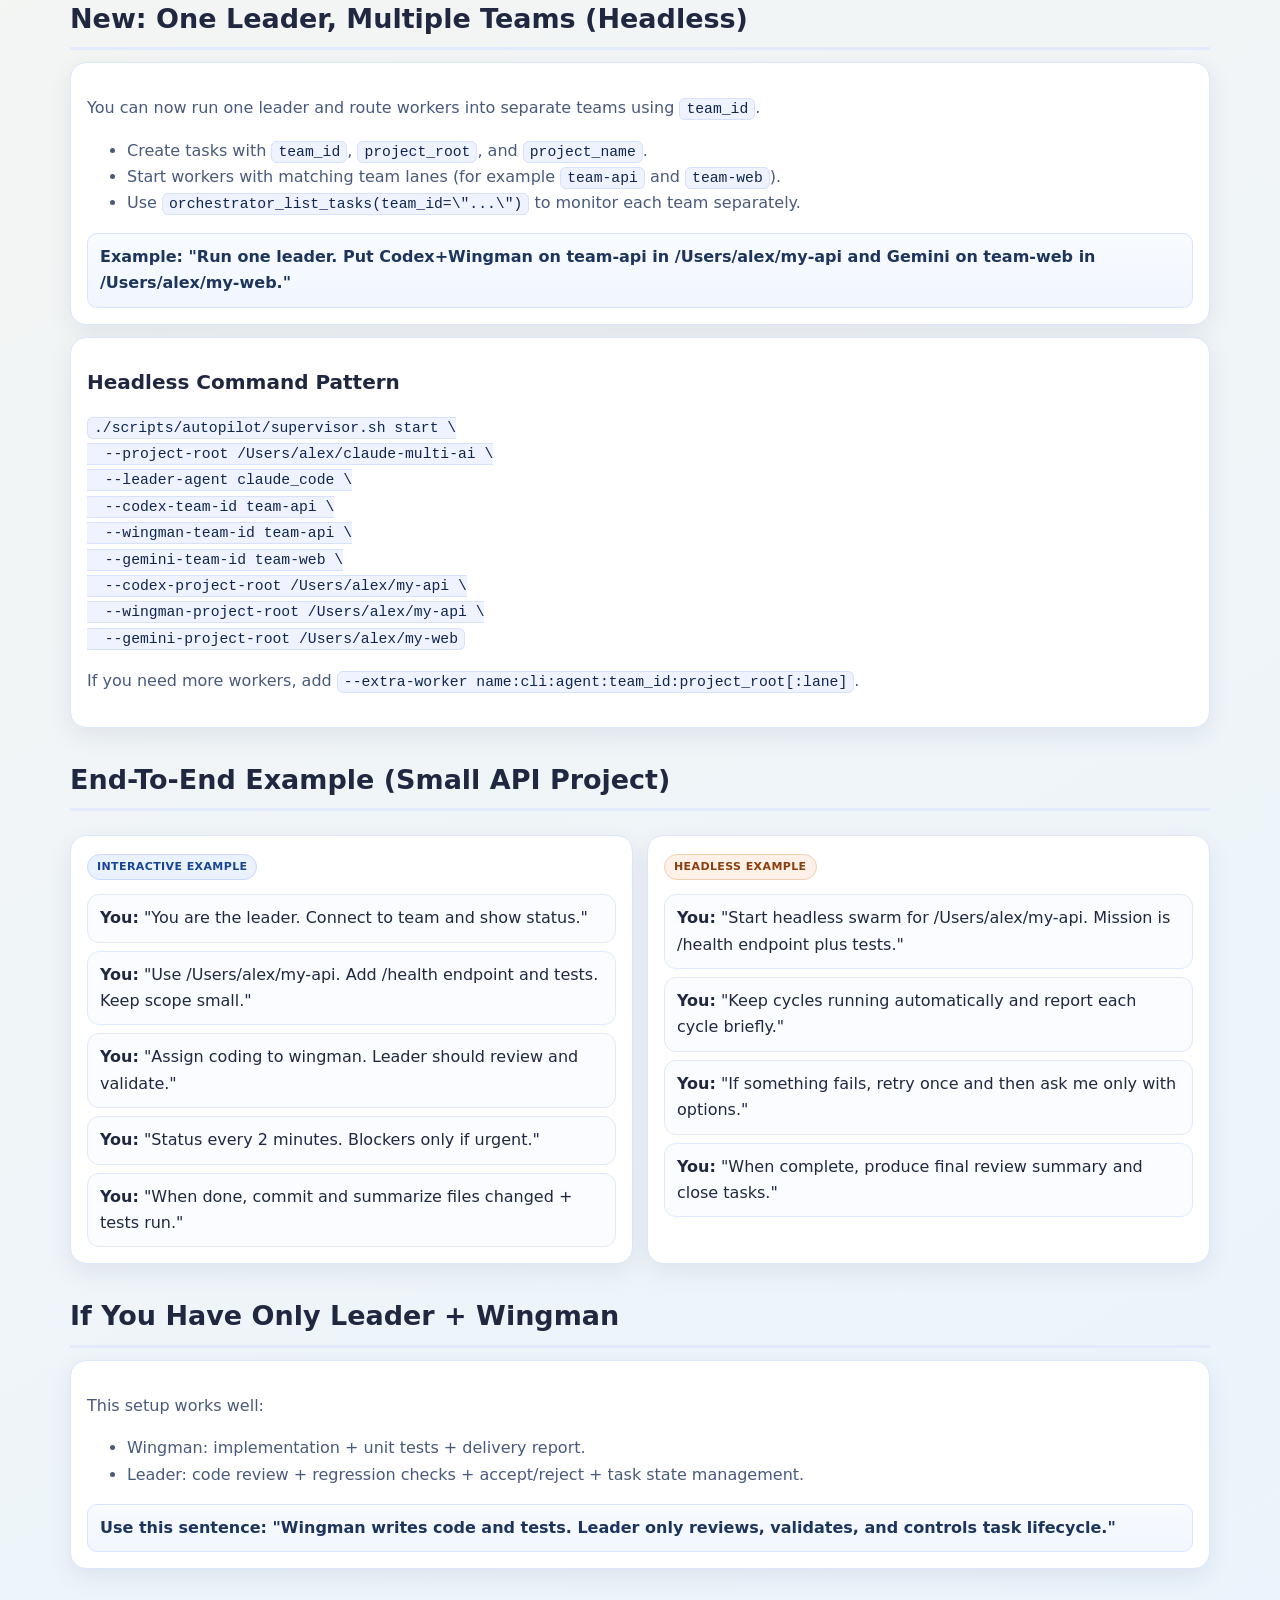
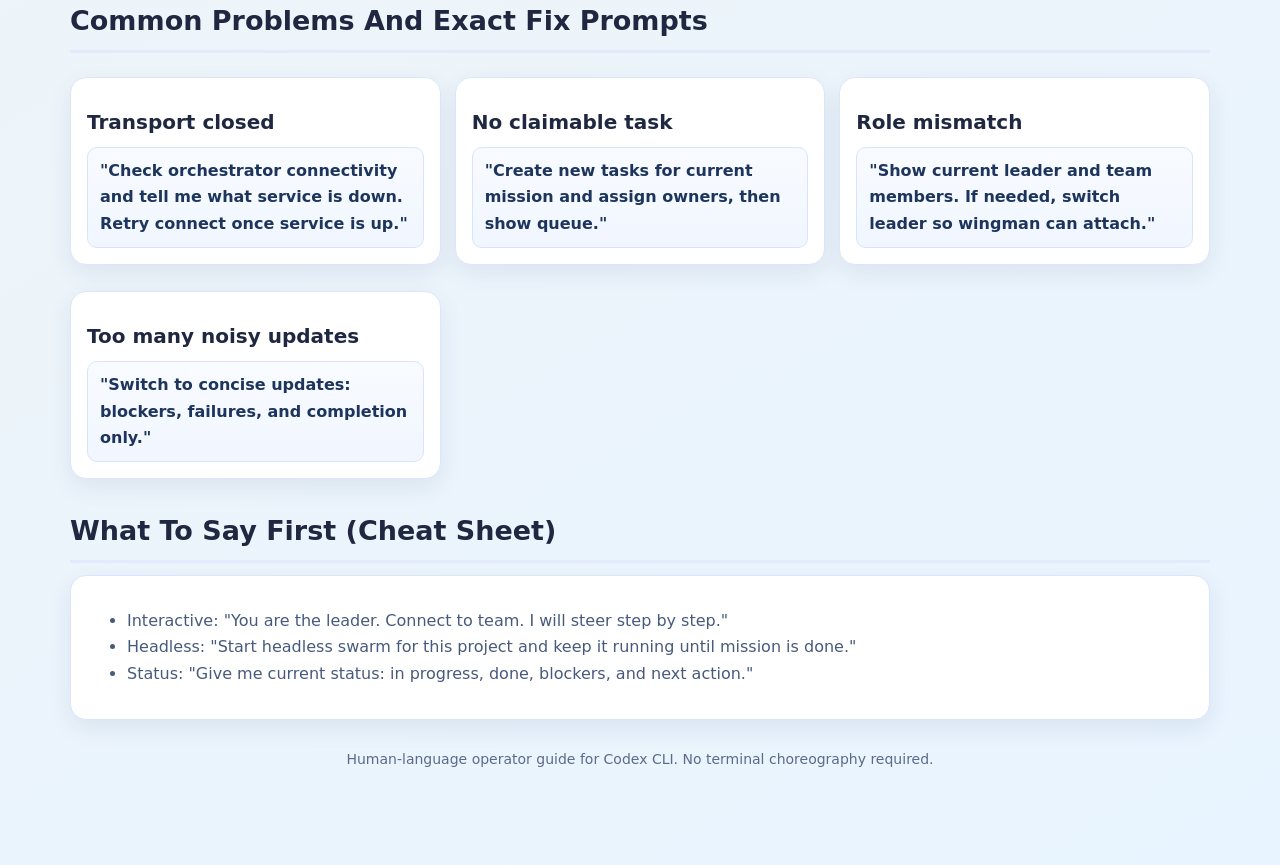
<file: docs/user-guide.html>
<!doctype html>
<html lang="en">
<head>
  <meta charset="utf-8" />
  <meta name="viewport" content="width=device-width, initial-scale=1" />
  <title>Agent Leader Guide (Codex CLI)</title>
  <style>
    :root {
      --bg1: #fff6e8;
      --bg2: #e8f4ff;
      --ink: #1f2840;
      --muted: #485a7c;
      --card: #ffffff;
      --line: #dce6fb;
      --blue: #2f6bff;
      --teal: #0f9d8a;
      --orange: #ee7b30;
      --rose: #d63384;
      --good: #0f7a44;
      --warn: #84480f;
    }

    * { box-sizing: border-box; }
    body {
      margin: 0;
      color: var(--ink);
      font: 16px/1.65 "Avenir Next", "Segoe UI", system-ui, -apple-system, sans-serif;
      background:
        radial-gradient(900px 520px at 10% -12%, #ffe1ef 0%, transparent 68%),
        radial-gradient(900px 480px at 90% -10%, #d9efff 0%, transparent 65%),
        linear-gradient(150deg, var(--bg1), var(--bg2));
    }

    .wrap { max-width: 1180px; margin: 0 auto; padding: 28px 20px 80px; }

    .hero {
      border-radius: 24px;
      padding: 28px 30px;
      border: 1px solid rgba(255,255,255,.95);
      background:
        linear-gradient(130deg, rgba(255,255,255,.92), rgba(255,255,255,.96)),
        linear-gradient(120deg, #ff7eb3, #7f7fff 45%, #2bd4c6);
      box-shadow: 0 18px 44px rgba(32, 34, 86, .16);
    }

    h1 { margin: 0 0 8px; font-size: 36px; line-height: 1.15; }
    h2 {
      margin: 30px 0 10px;
      font-size: 27px;
      border-bottom: 3px solid #e3eafc;
      padding-bottom: 6px;
    }
    h3 { margin: 12px 0 8px; font-size: 20px; }
    p, li { color: var(--muted); }

    .chips { margin-top: 14px; display: flex; flex-wrap: wrap; gap: 8px; }
    .chip {
      font-size: 12px;
      border-radius: 999px;
      border: 1px solid #cddcff;
      padding: 4px 10px;
      background: linear-gradient(120deg, #f2f7ff, #fff1f9);
      color: #28406e;
    }

    .card {
      background: var(--card);
      border: 1px solid var(--line);
      border-radius: 16px;
      padding: 16px;
      box-shadow: 0 8px 24px rgba(30, 44, 90, .08);
      margin-top: 12px;
    }

    .grid {
      display: grid;
      grid-template-columns: repeat(auto-fit, minmax(340px, 1fr));
      gap: 14px;
      margin-top: 12px;
    }

    .tag {
      display: inline-block;
      text-transform: uppercase;
      letter-spacing: .4px;
      font-size: 11px;
      font-weight: 700;
      border-radius: 999px;
      padding: 3px 9px;
      border: 1px solid;
      margin-bottom: 6px;
    }
    .t-blue { color: #184694; background: #eaf1ff; border-color: #c7dbff; }
    .t-orange { color: #8b3f10; background: #fff1e7; border-color: #f2cfad; }

    .step {
      margin: 10px 0;
      padding: 12px 14px;
      border-radius: 12px;
      border: 1px solid #e1e8fb;
      border-left: 5px solid var(--blue);
      background: #fff;
    }
    .step.swarm { border-left-color: var(--orange); }

    .say {
      margin-top: 7px;
      padding: 10px 12px;
      border-radius: 10px;
      border: 1px solid #d8e3ff;
      background: linear-gradient(180deg, #f8fbff, #f1f6ff);
      color: #1d355d;
      font-weight: 600;
    }

    code {
      background: #eef3ff;
      border: 1px solid #d6e1ff;
      color: #10264e;
      border-radius: 6px;
      padding: 2px 6px;
      font-family: ui-monospace, SFMono-Regular, Menlo, Consolas, monospace;
      font-size: .92em;
    }

    .timeline {
      margin-top: 8px;
      padding-left: 14px;
      border-left: 3px solid #e4e9fb;
    }
    .timeline div { margin: 6px 0; }

    .good {
      margin-top: 8px;
      border: 1px solid #bfe7cf;
      background: #ecfff4;
      color: var(--good);
      border-radius: 10px;
      padding: 10px 12px;
      font-weight: 600;
    }

    .warn {
      margin-top: 8px;
      border: 1px solid #f4d8bf;
      background: #fff6ef;
      color: var(--warn);
      border-radius: 10px;
      padding: 10px 12px;
    }

    .role {
      border: 1px solid #e1e8fb;
      border-radius: 12px;
      padding: 10px 12px;
      background: #fafcff;
      margin-top: 8px;
    }

    .footer { margin-top: 28px; text-align: center; color: #5c6a89; font-size: 14px; }
  </style>
</head>
<body>
  <main class="wrap">
    <section class="hero">
      <h1>How To Run The System From Codex CLI</h1>
      <p>This is a user guide in plain language. You control everything from this chat. Codex runs the orchestrator steps for you.</p>
      <div class="chips">
        <span class="chip">Flow A: Interactive (chat-driven, step by step)</span>
        <span class="chip">Flow B: Headless swarm (continuous autonomous cycles)</span>
        <span class="chip">Project example: <code>/Users/alex/my-api</code></span>
      </div>
    </section>

    <h2>What You Need Before Starting</h2>
    <div class="card">
      <ul>
        <li>Your project exists locally (example: <code>/Users/alex/my-api</code>).</li>
        <li>Orchestrator MCP is reachable from this Codex session.</li>
        <li>You know your goal in one sentence (for example: "add /health endpoint and tests").</li>
      </ul>
      <div class="warn">If connection fails, ask: <code>check orchestrator status and tell me what is down</code>.</div>
    </div>

    <h2>Who Does What</h2>
    <div class="grid">
      <div class="card">
        <h3>Leader (Codex)</h3>
        <ul>
          <li>Owns task lifecycle.</li>
          <li>Connects team members.</li>
          <li>Creates tasks, validates reports, accepts or requests fixes.</li>
        </ul>
      </div>
      <div class="card">
        <h3>Wingman / Worker</h3>
        <ul>
          <li>Implements code changes.</li>
          <li>Adds tests.</li>
          <li>Submits delivery report with test results.</li>
        </ul>
      </div>
    </div>

    <h2>Flow A: Interactive (Recommended For Manual Control)</h2>

    <div class="step">
      <span class="tag t-blue">Step 1</span>
      <h3>Tell Codex to enter leader mode and connect team</h3>
      <div class="say">Say in chat: "You are the leader. Connect to team and show connection status."</div>
      <p>Codex should reply with current roles and active team members.</p>
    </div>

    <div class="step">
      <span class="tag t-blue">Step 2</span>
      <h3>If you also have a wingman session, attach it</h3>
      <div class="say">In wingman session, say: "You are team member. Connect to leader and report status."</div>
      <p>If the same identity is already leader, Codex explains why attach is blocked and what to switch.</p>
    </div>

    <div class="step">
      <span class="tag t-blue">Step 3</span>
      <h3>Give goal in human language</h3>
      <div class="say">Say: "Use project /Users/alex/my-api. Please add a /health endpoint and tests. Make a minimal plan, then execute."</div>
      <p>Codex converts this to tasks and assigns workers.</p>
    </div>

    <div class="step">
      <span class="tag t-blue">Step 4</span>
      <h3>Steer during execution</h3>
      <div class="say">Say: "Status now." or "Show blockers only." or "Validate reported tasks now."</div>
      <p>You can intervene at any time: pause, reprioritize, or request review focus.</p>
    </div>

    <div class="step">
      <span class="tag t-blue">Step 5</span>
      <h3>Close the run</h3>
      <div class="say">Say: "Close completed tasks and summarize what changed, what was tested, and any risks."</div>
      <div class="good">Done means: tasks are <code>done</code>, no open blockers, no open bugs.</div>
    </div>

    <h2>Flow B: Headless Swarm (Recommended For Throughput)</h2>

    <div class="step swarm">
      <span class="tag t-orange">Step 1</span>
      <h3>Start autonomous run in plain language</h3>
      <div class="say">Say: "Start headless swarm for /Users/alex/my-api to add /health endpoint and tests. Use leader codex and available workers. Send progress every cycle."</div>
      <p>You do not need to type low-level parameter blocks unless you want to.</p>
    </div>

    <div class="step swarm">
      <span class="tag t-orange">Step 2</span>
      <h3>Let Codex seed and run tasks</h3>
      <p>Codex will create tasks, workers claim them, code is implemented, tests run, and reports are submitted.</p>
      <div class="timeline">
        <div>1) Connection and role checks.</div>
        <div>2) Task creation from your mission.</div>
        <div>3) Worker claim and execution loops.</div>
        <div>4) Leader validation and possible fix-loop.</div>
        <div>5) Completion summary.</div>
      </div>
    </div>

    <div class="step swarm">
      <span class="tag t-orange">Step 3</span>
      <h3>Observe without micromanaging</h3>
      <div class="say">Say: "Report every cycle. Alert me only on blockers, failures, or regressions."</div>
      <p>You can also ask for a short table of in-progress and done tasks at any time.</p>
    </div>

    <div class="step swarm">
      <span class="tag t-orange">Step 4</span>
      <h3>Recover if stalled</h3>
      <div class="say">Say: "Diagnose swarm health and recover automatically. Show only actions taken and unresolved blockers."</div>
      <div class="good">Done means: mission tasks done, tests green, no unresolved blockers.</div>
    </div>

    <h2>New: One Leader, Multiple Teams (Headless)</h2>
    <div class="card">
      <p>You can now run one leader and route workers into separate teams using <code>team_id</code>.</p>
      <ul>
        <li>Create tasks with <code>team_id</code>, <code>project_root</code>, and <code>project_name</code>.</li>
        <li>Start workers with matching team lanes (for example <code>team-api</code> and <code>team-web</code>).</li>
        <li>Use <code>orchestrator_list_tasks(team_id=\"...\")</code> to monitor each team separately.</li>
      </ul>
      <div class="say">Example: "Run one leader. Put Codex+Wingman on team-api in /Users/alex/my-api and Gemini on team-web in /Users/alex/my-web."</div>
    </div>

    <div class="card">
      <h3>Headless Command Pattern</h3>
      <pre><code>./scripts/autopilot/supervisor.sh start \
  --project-root /Users/alex/claude-multi-ai \
  --leader-agent claude_code \
  --codex-team-id team-api \
  --wingman-team-id team-api \
  --gemini-team-id team-web \
  --codex-project-root /Users/alex/my-api \
  --wingman-project-root /Users/alex/my-api \
  --gemini-project-root /Users/alex/my-web</code></pre>
      <p>If you need more workers, add <code>--extra-worker name:cli:agent:team_id:project_root[:lane]</code>.</p>
    </div>

    <h2>End-To-End Example (Small API Project)</h2>
    <div class="grid">
      <div class="card">
        <span class="tag t-blue">Interactive Example</span>
        <div class="role"><strong>You:</strong> "You are the leader. Connect to team and show status."</div>
        <div class="role"><strong>You:</strong> "Use /Users/alex/my-api. Add /health endpoint and tests. Keep scope small."</div>
        <div class="role"><strong>You:</strong> "Assign coding to wingman. Leader should review and validate."</div>
        <div class="role"><strong>You:</strong> "Status every 2 minutes. Blockers only if urgent."</div>
        <div class="role"><strong>You:</strong> "When done, commit and summarize files changed + tests run."</div>
      </div>
      <div class="card">
        <span class="tag t-orange">Headless Example</span>
        <div class="role"><strong>You:</strong> "Start headless swarm for /Users/alex/my-api. Mission is /health endpoint plus tests."</div>
        <div class="role"><strong>You:</strong> "Keep cycles running automatically and report each cycle briefly."</div>
        <div class="role"><strong>You:</strong> "If something fails, retry once and then ask me only with options."</div>
        <div class="role"><strong>You:</strong> "When complete, produce final review summary and close tasks."</div>
      </div>
    </div>

    <h2>If You Have Only Leader + Wingman</h2>
    <div class="card">
      <p>This setup works well:</p>
      <ul>
        <li>Wingman: implementation + unit tests + delivery report.</li>
        <li>Leader: code review + regression checks + accept/reject + task state management.</li>
      </ul>
      <div class="say">Use this sentence: "Wingman writes code and tests. Leader only reviews, validates, and controls task lifecycle."</div>
    </div>

    <h2>Common Problems And Exact Fix Prompts</h2>
    <div class="grid">
      <div class="card">
        <h3>Transport closed</h3>
        <div class="say">"Check orchestrator connectivity and tell me what service is down. Retry connect once service is up."</div>
      </div>
      <div class="card">
        <h3>No claimable task</h3>
        <div class="say">"Create new tasks for current mission and assign owners, then show queue."</div>
      </div>
      <div class="card">
        <h3>Role mismatch</h3>
        <div class="say">"Show current leader and team members. If needed, switch leader so wingman can attach."</div>
      </div>
      <div class="card">
        <h3>Too many noisy updates</h3>
        <div class="say">"Switch to concise updates: blockers, failures, and completion only."</div>
      </div>
    </div>

    <h2>What To Say First (Cheat Sheet)</h2>
    <div class="card">
      <ul>
        <li>Interactive: "You are the leader. Connect to team. I will steer step by step."</li>
        <li>Headless: "Start headless swarm for this project and keep it running until mission is done."</li>
        <li>Status: "Give me current status: in progress, done, blockers, and next action."</li>
      </ul>
    </div>

    <p class="footer">Human-language operator guide for Codex CLI. No terminal choreography required.</p>
  </main>
</body>
</html>
</file>
